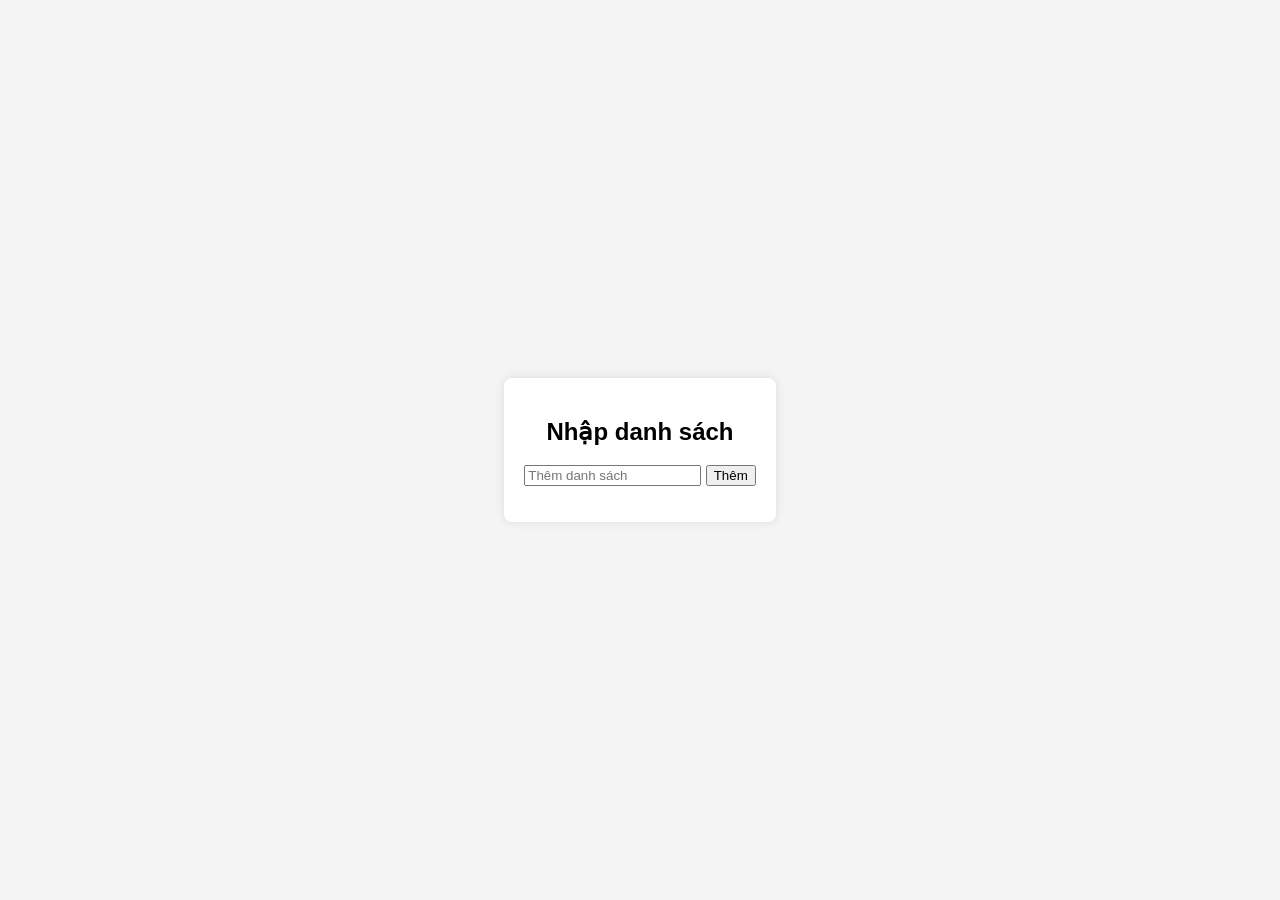
<file: labthuchanh/Lab09/Vi_du_1/index.html>
<!DOCTYPE html>
<html lang="en">
<head>
  <meta charset="UTF-8">
  <meta name="viewport" content="width=device-width, initial-scale=1.0">
  <title>jQuery ToDo List</title>
  <link rel="stylesheet" href="css/style.css">
</head>
<body>

  <div class="todo-container">
    <h2>Nhập danh sách</h2>
    <input type="text" id="newTodo" placeholder="Thêm danh sách">
    <button id="addTodo">Thêm</button>
    <ul id="todoList">
      <!-- Các mục việc cần làm sẽ được thêm vào đây một cách linh hoạt -->
    </ul>
  </div>

  <script src="https://code.jquery.com/jquery-3.6.4.min.js"></script>
  <script src="js/script.js"></script>
</body>
</html>
</file>
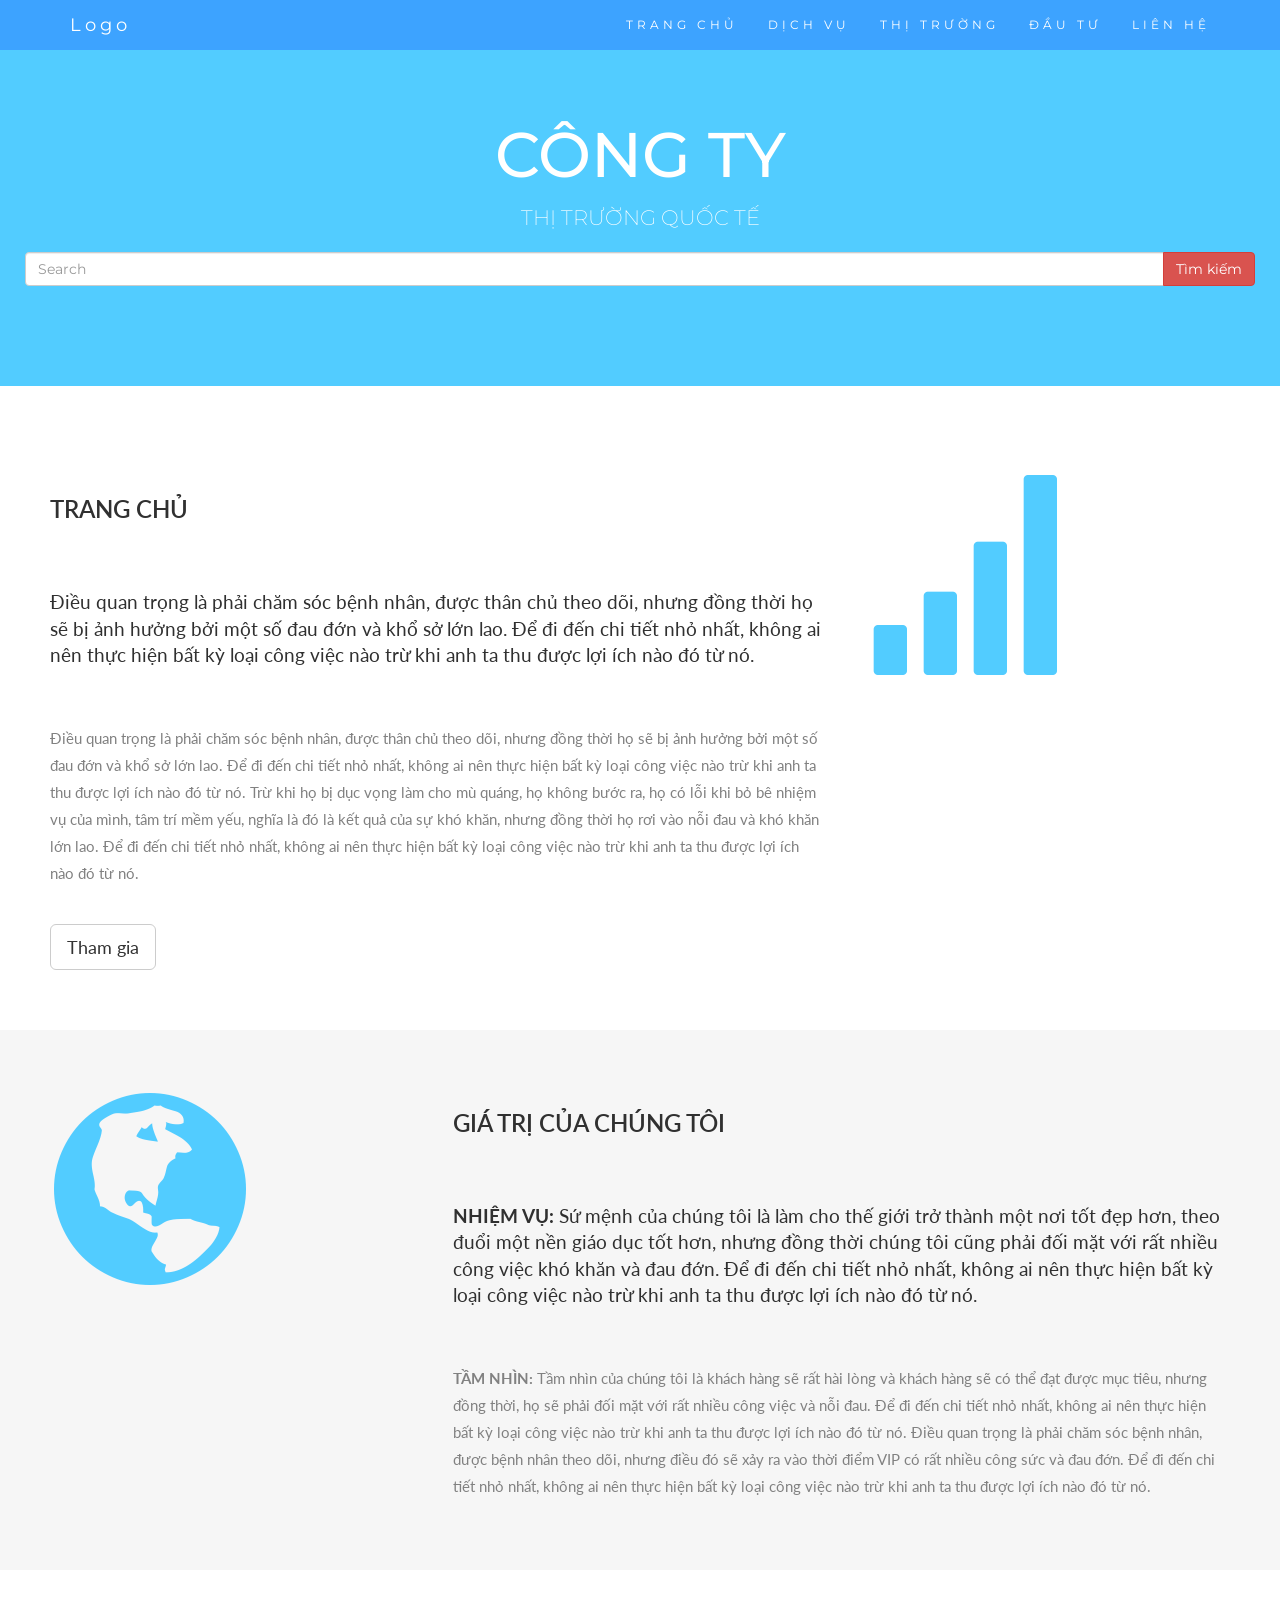
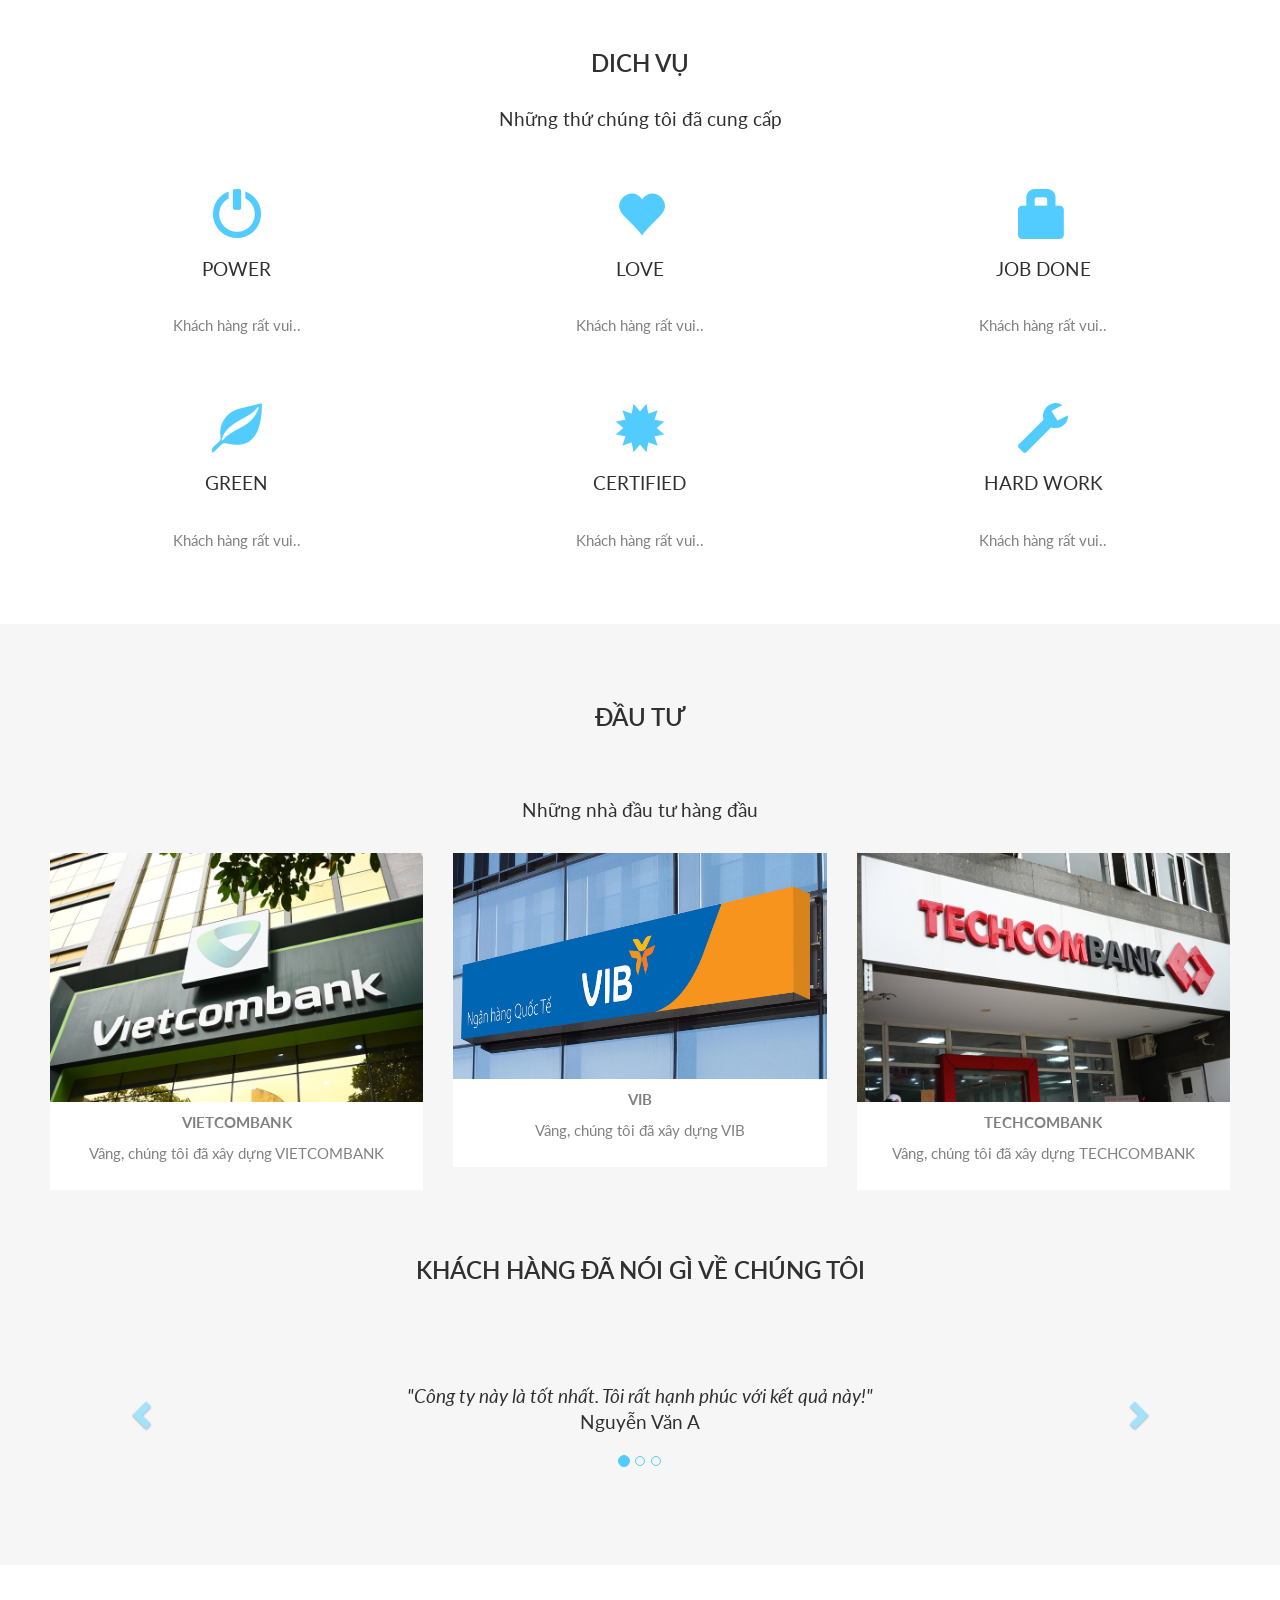
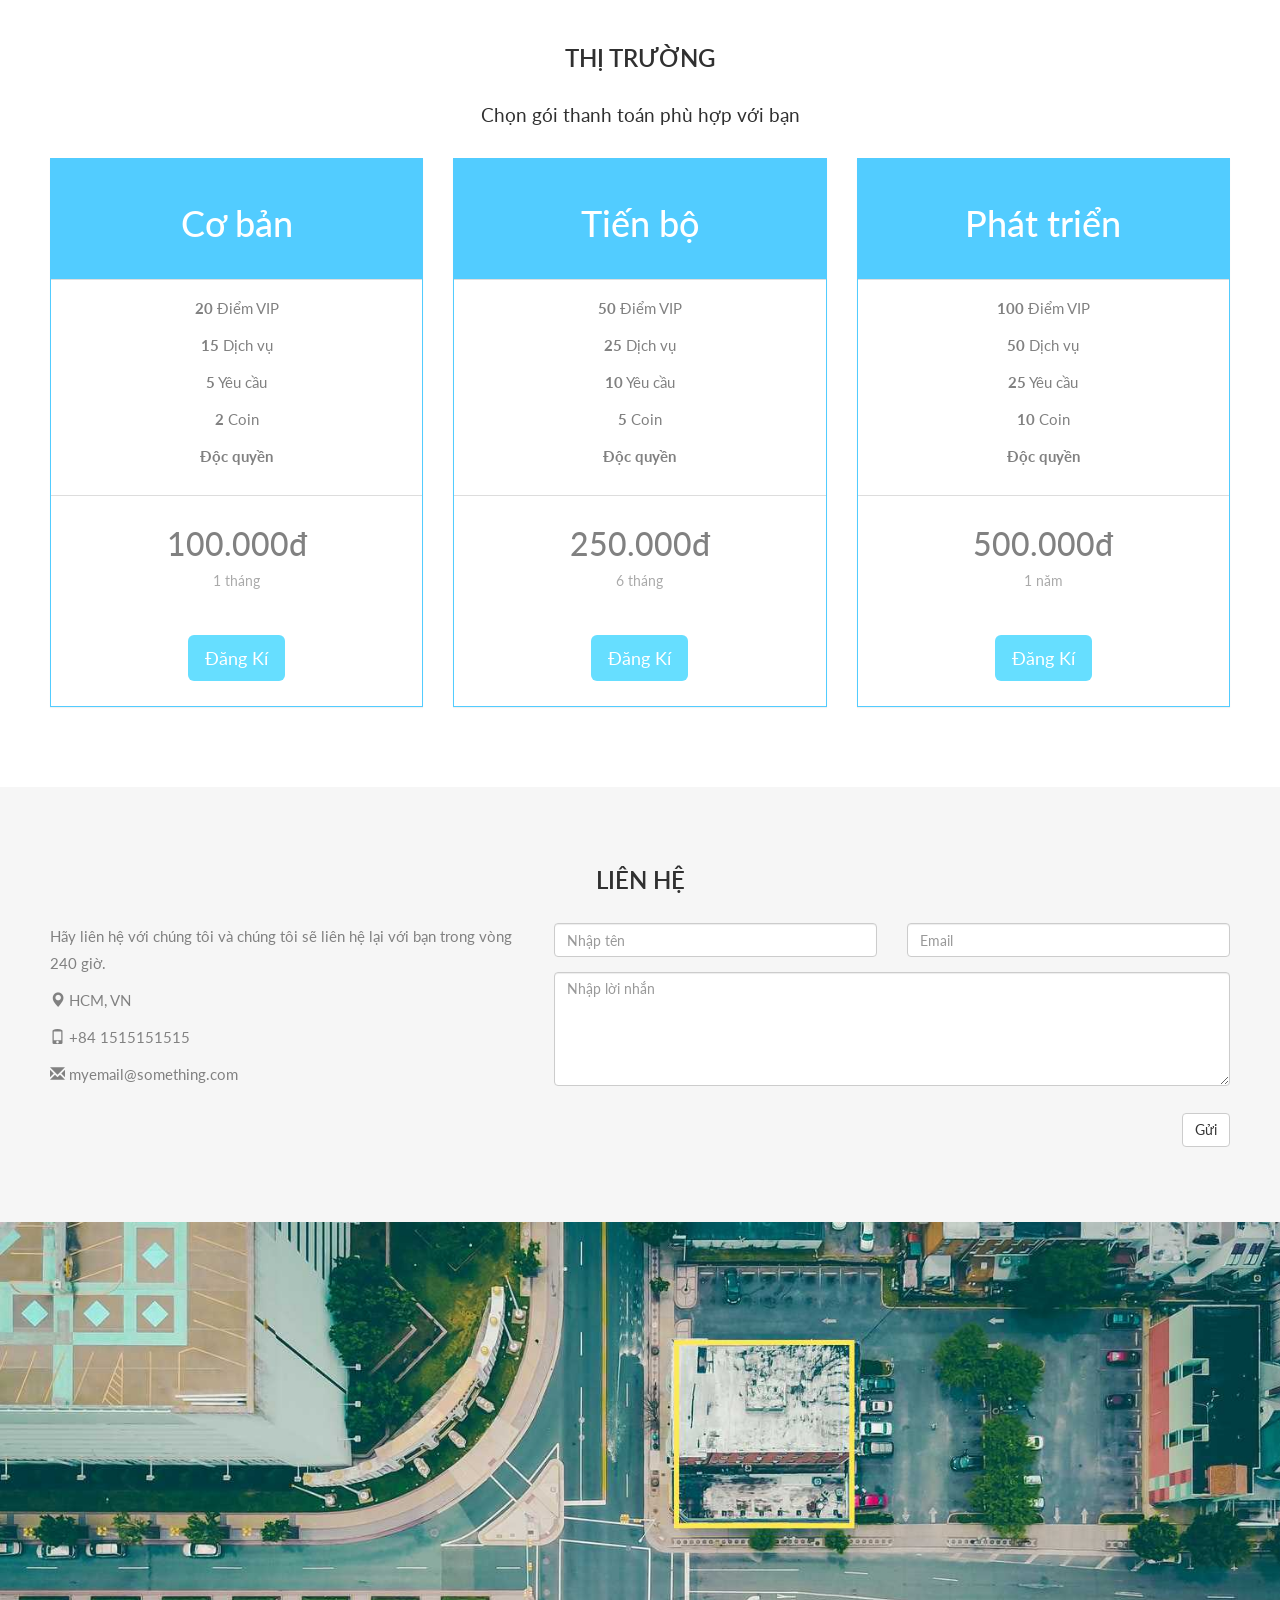
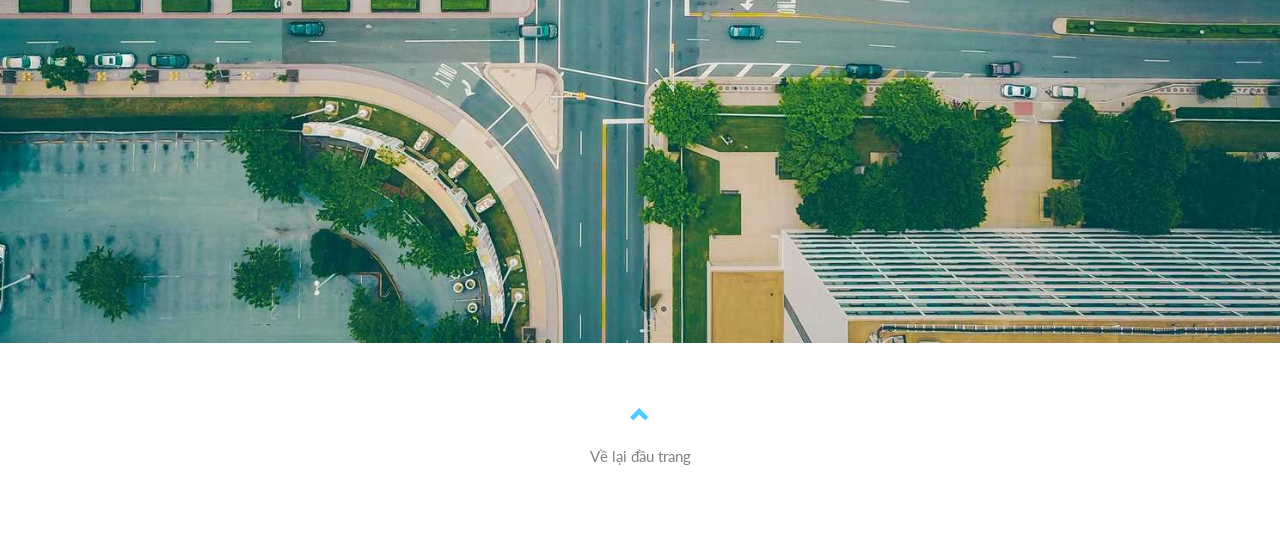
<file: labthuchanh/Lab10/Vi_du/index.html>
<!DOCTYPE html>
<html lang="en">
<head>
  <title>Bootstrap Theme Company Page</title>
  <meta charset="utf-8">
  <meta name="viewport" content="width=device-width, initial-scale=1">
  <link rel="stylesheet" href="https://maxcdn.bootstrapcdn.com/bootstrap/3.4.1/css/bootstrap.min.css">
  <link href="https://fonts.googleapis.com/css?family=Montserrat" rel="stylesheet" type="text/css">
  <link href="https://fonts.googleapis.com/css?family=Lato" rel="stylesheet" type="text/css">
  <script src="https://ajax.googleapis.com/ajax/libs/jquery/3.7.1/jquery.min.js"></script>
  <script src="https://maxcdn.bootstrapcdn.com/bootstrap/3.4.1/js/bootstrap.min.js"></script>
  <link rel="stylesheet" href="style.css">
</head>
<body id="myPage" data-spy="scroll" data-target=".navbar" data-offset="60">

<nav class="navbar navbar-default navbar-fixed-top">
  <div class="container">
    <div class="navbar-header">
      <button type="button" class="navbar-toggle" data-toggle="collapse" data-target="#myNavbar">
        <span class="icon-bar"></span>
        <span class="icon-bar"></span>
        <span class="icon-bar"></span>                        
      </button>
      <a class="navbar-brand" href="#myPage">Logo</a>
    </div>
    <div class="collapse navbar-collapse" id="myNavbar">
      <ul class="nav navbar-nav navbar-right">
        <li><a href="#home">TRANG CHỦ</a></li>
        <li><a href="#services">DỊCH VỤ</a></li>
        <li><a href="#pricing">THỊ TRƯỜNG</a></li>
        <li><a href="#portfolio">ĐẦU TƯ</a></li>
        <li><a href="#contact">LIÊN HỆ</a></li>
      </ul>
    </div>
  </div>
</nav>

<div class="jumbotron text-center">
  <h1>CÔNG TY</h1> 
  <p>THỊ TRƯỜNG QUỐC TẾ</p> 
  <form>
    <div class="input-group">
      <input type="email" class="form-control" size="50" placeholder="Search" required>
      <div class="input-group-btn">
        <button type="button" class="btn btn-danger">Tìm kiếm</button>
      </div>
    </div>
  </form>
</div>

<div id="about" class="container-fluid">
  <div class="row">
    <div class="col-sm-8">
      <h2>Trang chủ</h2><br>
      <h4>Điều quan trọng là phải chăm sóc bệnh nhân, được thân chủ theo dõi, nhưng đồng thời họ sẽ bị ảnh hưởng bởi một số đau đớn và khổ sở lớn lao. Để đi đến chi tiết nhỏ nhất, không ai nên thực hiện bất kỳ loại công việc nào trừ khi anh ta thu được lợi ích nào đó từ nó.</h4><br>
      <p>Điều quan trọng là phải chăm sóc bệnh nhân, được thân chủ theo dõi, nhưng đồng thời họ sẽ bị ảnh hưởng bởi một số đau đớn và khổ sở lớn lao. Để đi đến chi tiết nhỏ nhất, không ai nên thực hiện bất kỳ loại công việc nào trừ khi anh ta thu được lợi ích nào đó từ nó. Trừ khi họ bị dục vọng làm cho mù quáng, họ không bước ra, họ có lỗi khi bỏ bê nhiệm vụ của mình, tâm trí mềm yếu, nghĩa là đó là kết quả của sự khó khăn, nhưng đồng thời họ rơi vào nỗi đau và khó khăn lớn lao. Để đi đến chi tiết nhỏ nhất, không ai nên thực hiện bất kỳ loại công việc nào trừ khi anh ta thu được lợi ích nào đó từ nó.</p>
      <br><button class="btn btn-default btn-lg">Tham gia</button>
    </div>
    <div class="col-sm-4">
      <span class="glyphicon glyphicon-signal logo"></span>
    </div>
  </div>
</div>

<div class="container-fluid bg-grey">
  <div class="row">
    <div class="col-sm-4">
      <span class="glyphicon glyphicon-globe logo slideanim"></span>
    </div>
    <div class="col-sm-8">
      <h2>
        Giá trị của chúng tôi</h2><br>
      <h4><strong>NHIỆM VỤ:</strong> Sứ mệnh của chúng tôi là làm cho thế giới trở thành một nơi tốt đẹp hơn, theo đuổi một nền giáo dục tốt hơn, nhưng đồng thời chúng tôi cũng phải đối mặt với rất nhiều công việc khó khăn và đau đớn. Để đi đến chi tiết nhỏ nhất, không ai nên thực hiện bất kỳ loại công việc nào trừ khi anh ta thu được lợi ích nào đó từ nó.
      </h4><br>
      <p><strong>TẦM NHÌN:</strong> Tầm nhìn của chúng tôi là khách hàng sẽ rất hài lòng và khách hàng sẽ có thể đạt được mục tiêu, nhưng đồng thời, họ sẽ phải đối mặt với rất nhiều công việc và nỗi đau. Để đi đến chi tiết nhỏ nhất, không ai nên thực hiện bất kỳ loại công việc nào trừ khi anh ta thu được lợi ích nào đó từ nó.
        Điều quan trọng là phải chăm sóc bệnh nhân, được bệnh nhân theo dõi, nhưng điều đó sẽ xảy ra vào thời điểm VIP có rất nhiều công sức và đau đớn. Để đi đến chi tiết nhỏ nhất, không ai nên thực hiện bất kỳ loại công việc nào trừ khi anh ta thu được lợi ích nào đó từ nó.</p>
    </div>
  </div>
</div>

<div id="services" class="container-fluid text-center">
  <h2>DICH VỤ</h2>
  <h4>Những thứ chúng tôi đã cung cấp</h4>
  <br>
  <div class="row slideanim">
    <div class="col-sm-4">
      <span class="glyphicon glyphicon-off logo-small"></span>
      <h4>POWER</h4>
      <p>Khách hàng rất vui..</p>
    </div>
    <div class="col-sm-4">
      <span class="glyphicon glyphicon-heart logo-small"></span>
      <h4>LOVE</h4>
      <p>Khách hàng rất vui..</p>
    </div>
    <div class="col-sm-4">
      <span class="glyphicon glyphicon-lock logo-small"></span>
      <h4>JOB DONE</h4>
      <p>Khách hàng rất vui..</p>
    </div>
  </div>
  <br><br>
  <div class="row slideanim">
    <div class="col-sm-4">
      <span class="glyphicon glyphicon-leaf logo-small"></span>
      <h4>GREEN</h4>
      <p>Khách hàng rất vui..</p>
    </div>
    <div class="col-sm-4">
      <span class="glyphicon glyphicon-certificate logo-small"></span>
      <h4>CERTIFIED</h4>
      <p>Khách hàng rất vui..</p>
    </div>
    <div class="col-sm-4">
      <span class="glyphicon glyphicon-wrench logo-small"></span>
      <h4 style="color:#303030;">HARD WORK</h4>
      <p>Khách hàng rất vui..</p>
    </div>
  </div>
</div>

<div id="portfolio" class="container-fluid text-center bg-grey">
  <h2>ĐẦU TƯ</h2><br>
  <h4>Những nhà đầu tư hàng đầu</h4>
  <div class="row text-center slideanim">
    <div class="col-sm-4">
      <div class="thumbnail">
        <img src="img/vietcombank-7-of-18-3462.jpg" alt="Paris" width="400" height="300">
        <p><strong>VIETCOMBANK</strong></p>
        <p>Vâng, chúng tôi đã xây dựng VIETCOMBANK</p>
      </div>
    </div>
    <div class="col-sm-4">
      <div class="thumbnail">
        <img src="img/1.jpg" alt="New York" width="400" height="300">
        <p><strong>VIB</strong></p>
        <p>Vâng, chúng tôi đã xây dựng VIB</p>
      </div>
    </div>
    <div class="col-sm-4">
      <div class="thumbnail">
        <img src="img/techcombank-cho-cong-ty-cua-em-trai-chu-tich-vay-1_648a7f7d7f19b.jpg" alt="San Francisco" width="400" height="300">
        <p><strong>TECHCOMBANK</strong></p>
        <p>Vâng, chúng tôi đã xây dựng TECHCOMBANK</p>
      </div>
    </div>
  </div><br>
  
  <h2>Khách hàng đã nói gì về chúng tôi</h2>
  <div id="myCarousel" class="carousel slide text-center" data-ride="carousel">
    <ol class="carousel-indicators">
      <li data-target="#myCarousel" data-slide-to="0" class="active"></li>
      <li data-target="#myCarousel" data-slide-to="1"></li>
      <li data-target="#myCarousel" data-slide-to="2"></li>
    </ol>

    <div class="carousel-inner" role="listbox">
      <div class="item active">
        <h4>"Công ty này là tốt nhất. Tôi rất hạnh phúc với kết quả này!"<br><span>Nguyễn Văn A</span></h4>
      </div>
      <div class="item">
        <h4>"Một từ thôi... CHÀ!"<br><span>Nguyễn Văn B</span></h4>
      </div>
      <div class="item">
        <h4>"
          Tôi có thể... Hạnh phúc hơn nữa với công ty này không?"<br><span>Nguyễn Văn C</span></h4>
      </div>
    </div>

    <a class="left carousel-control" href="#myCarousel" role="button" data-slide="prev">
      <span class="glyphicon glyphicon-chevron-left" aria-hidden="true"></span>
      <span class="sr-only">Previous</span>
    </a>
    <a class="right carousel-control" href="#myCarousel" role="button" data-slide="next">
      <span class="glyphicon glyphicon-chevron-right" aria-hidden="true"></span>
      <span class="sr-only">Next</span>
    </a>
  </div>
</div>

<div id="pricing" class="container-fluid">
  <div class="text-center">
    <h2>THỊ TRƯỜNG</h2>
    <h4>
      Chọn gói thanh toán phù hợp với bạn</h4>
  </div>
  <div class="row slideanim">
    <div class="col-sm-4 col-xs-12" style="border-radius: 10px;">
      <div class="panel panel-default text-center">
        <div class="panel-heading">
          <h1>Cơ bản</h1>
        </div>
        <div class="panel-body">
          <p><strong>20</strong> Điểm VIP </p>
          <p><strong>15</strong> Dịch vụ </p>
          <p><strong>5</strong> Yêu cầu</p>
          <p><strong>2</strong> Coin</p>
          <p><strong>Độc quyền</strong>
        </div>
        <div class="panel-footer">
          <h3>100.000đ</h3>
          <h4>1 tháng</h4>
          <button class="btn btn-lg">Đăng Kí</button>
        </div>
      </div>      
    </div>     
    <div class="col-sm-4 col-xs-12">
      <div class="panel panel-default text-center">
        <div class="panel-heading">
          <h1>Tiến bộ</h1>
        </div>
        <div class="panel-body">
          <p><strong>50</strong> Điểm VIP </p>
          <p><strong>25</strong> Dịch vụ </p>
          <p><strong>10</strong> Yêu cầu</p>
          <p><strong>5</strong> Coin</p>
          <p><strong>Độc quyền</strong>
        </div>
        <div class="panel-footer">
          <h3>250.000đ</h3>
          <h4>6 tháng</h4>
          <button class="btn btn-lg">Đăng Kí</button>
        </div>
      </div>      
    </div>       
    <div class="col-sm-4 col-xs-12">
      <div class="panel panel-default text-center">
        <div class="panel-heading">
          <h1>Phát triển</h1>
        </div>
        <div class="panel-body">
          <p><strong>100</strong> Điểm VIP </p>
          <p><strong>50</strong> Dịch vụ </p>
          <p><strong>25</strong> Yêu cầu</p>
          <p><strong>10</strong> Coin</p>
          <p><strong>Độc quyền</strong>
        </div>
        <div class="panel-footer">
          <h3>500.000đ</h3>
          <h4>1 năm</h4>
          <button class="btn btn-lg">Đăng Kí</button>
        </div>
      </div>      
    </div>    
  </div>
</div>

<div id="contact" class="container-fluid bg-grey">
  <h2 class="text-center">LIÊN HỆ</h2>
  <div class="row">
    <div class="col-sm-5">
      <p>Hãy liên hệ với chúng tôi và chúng tôi sẽ liên hệ lại với bạn trong vòng 240 giờ.</p>
      <p><span class="glyphicon glyphicon-map-marker"></span> HCM, VN</p>
      <p><span class="glyphicon glyphicon-phone"></span> +84 1515151515</p>
      <p><span class="glyphicon glyphicon-envelope"></span> myemail@something.com</p>
    </div>
    <div class="col-sm-7 slideanim">
      <div class="row">
        <div class="col-sm-6 form-group">
          <input class="form-control" id="name" name="name" placeholder="Nhập tên" type="text" required>
        </div>
        <div class="col-sm-6 form-group">
          <input class="form-control" id="email" name="email" placeholder="Email" type="email" required>
        </div>
      </div>
      <textarea class="form-control" id="comments" name="comments" placeholder="Nhập lời nhắn" rows="5"></textarea><br>
      <div class="row">
        <div class="col-sm-12 form-group">
          <button class="btn btn-default pull-right" type="submit">Gửi</button>
        </div>
      </div>
    </div>
  </div>
</div>

<img src="img/map.jpg" class="w3-image w3-greyscale-min" style="width:100%">

<footer class="container-fluid text-center">
  <a href="#myPage" title="To Top">
    <span class="glyphicon glyphicon-chevron-up"></span>
  </a>
  <p>Về lại đầu trang</p>
</footer>

<script src="script.js"></script>

</body>
</html>
</file>
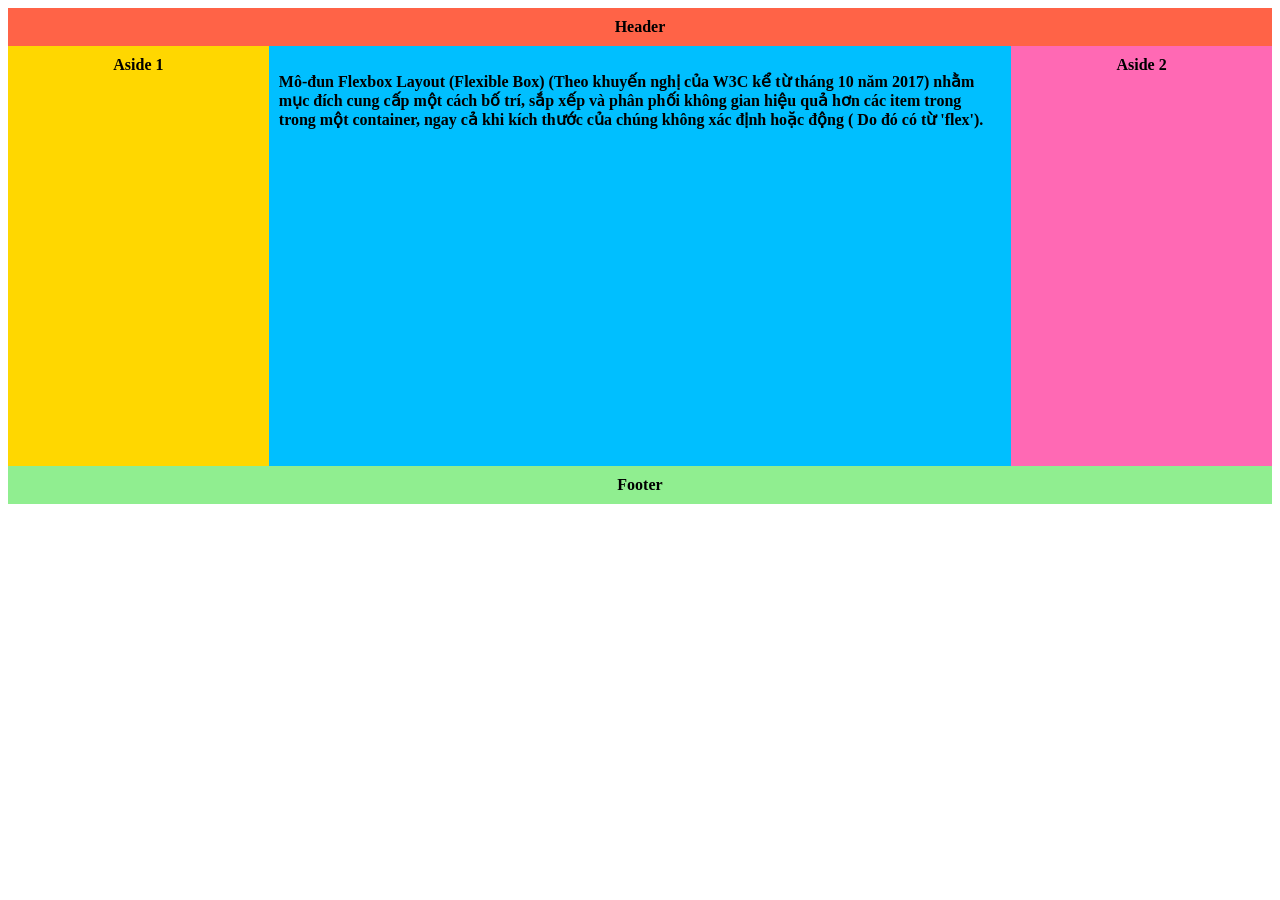
<file: labthuchanh/Lab06/Lab06/Bai_2_Minh_hoa_layout/index.html>
<!DOCTYPE html>
<html>

<head>
	<meta http-equiv="Content-Type" content="text/html; charset=utf-8" />
    <link rel="stylesheet" href="css/style.css">
</head>

<body>
    <div class="wrapper">
        <header class="header-flex-2">Header</header>
        <article class="main">
            <p>Mô-đun Flexbox Layout (Flexible Box) (Theo khuyến nghị của W3C kể từ tháng 10 năm 2017) nhằm mục đích
                cung cấp một cách bố trí, sắp xếp và phân phối không gian hiệu quả hơn các item trong trong một
                container, ngay cả khi kích thước của chúng không xác định hoặc động ( Do đó có từ 'flex').</p>
        </article>
        <aside class="aside aside-1">Aside 1</aside>
        <aside class="aside aside-2">Aside 2</aside>
        <footer class="footer-flex-2">Footer</footer>
    </div>
</body>

</html>
</file>
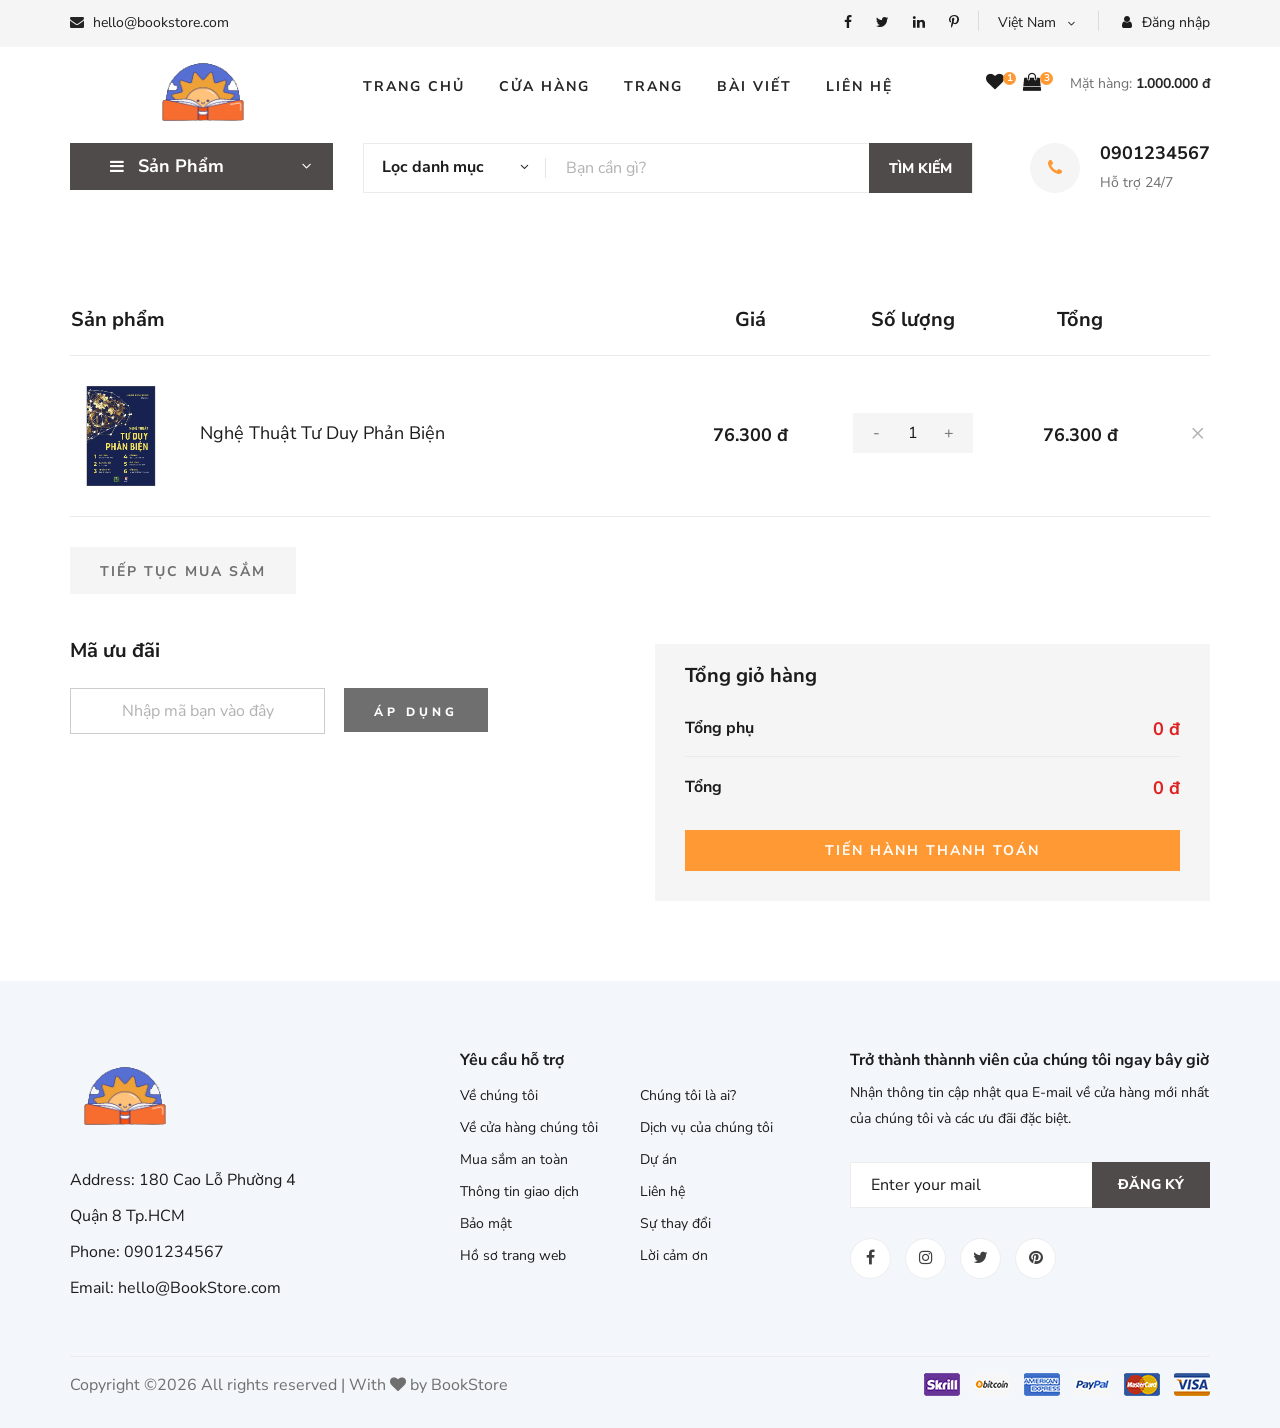
<file: labthuchanh/Lab07/Lab07/demo_bai_2/index.html>
<!DOCTYPE html>
<html lang="zxx">

<head>
    <meta charset="UTF-8">
    <meta name="description" content="Ogani Template">
    <meta name="keywords" content="Ogani, unica, creative, html">
    <meta name="viewport" content="width=device-width, initial-scale=1.0">
    <meta http-equiv="X-UA-Compatible" content="ie=edge">
    <title>Nice | BookStore</title>
    
    <!-- Google Font -->
    <link href="https://fonts.googleapis.com/css2?family=Nunito Sans:wght@200;300;400;600;900&display=swap" rel="stylesheet">
    
    <!-- Css Styles -->
    <link rel="stylesheet" href="css/bootstrap.min.css" type="text/css">
    <link rel="stylesheet" href="css/font-awesome.min.css" type="text/css">
    <link rel="stylesheet" href="css/elegant-icons.css" type="text/css">
    <link rel="stylesheet" href="css/nice-select.css" type="text/css">
    <link rel="stylesheet" href="css/jquery-ui.min.css" type="text/css">
    <link rel="stylesheet" href="css/owl.carousel.min.css" type="text/css">
    <link rel="stylesheet" href="css/slicknav.min.css" type="text/css">
    <link rel="stylesheet" href="css/style.css" type="text/css">


</head>

<body>
    <!-- Page Preloder -->
    <div id="preloder">
        <div class="loader"></div>
    </div>

    <!-- Humberger Begin -->
    <div class="humberger__menu__overlay"></div>
    <div class="humberger__menu__wrapper">
        <div class="humberger__menu__logo">
            <a href="#"><img src="img/logo.png" alt=""></a>
        </div>
        <div class="humberger__menu__cart">
            <ul>
                <li><a href="#"><i class="fa fa-heart"></i> <span>1</span></a></li>
                <li><a href="#"><i class="fa fa-shopping-bag"></i> <span>3</span></a></li>
            </ul>
            <div class="header__cart__price">Mặt hàng: <span>1.000.000 đ</span></div>
        </div>
        <div class="humberger__menu__widget">
            <div class="header__top__right__language">
                <div>Việt Nam</div>
                <span class="arrow_carrot-down"></span>
                <ul>
                    <li><a href="#">Spanis</a></li>
                    <li><a href="#">English</a></li>
                </ul>
            </div>
            <div class="header__top__right__auth">
                <a href="#"><i class="fa fa-user"></i> Đăng nhập</a>
            </div>
        </div>
        <nav class="humberger__menu__nav mobile-menu">
            <ul>
                <li><a href="./index.html">Trang chủ</a></li>
                <li><a href="./shop-grid.html">Cửa hàng</a></li>
                <li><a href="#">Trang</a>
                    <ul class="header__menu__dropdown">
                        <li><a href="./shop-details.html">Cửa hàng chi tiết</a></li>
                        <li><a href="./shoping-cart.html">Giỏ hàng</a></li>
                        <li><a href="./checkout.html">Thủ tục thanh toán</a></li>
                        <li><a href="./blog-details.html">Chi tiết bài viết</a></li>
                    </ul>
                </li>
                <li><a href="./blog.html">Bài viết</a></li>
                <li><a href="./contact.html">Liên hệ</a></li>
            </ul>
        </nav>
        <div id="mobile-menu-wrap"></div>
        <div class="header__top__right__social">
            <a href="#"><i class="fa fa-facebook"></i></a>
            <a href="#"><i class="fa fa-twitter"></i></a>
            <a href="#"><i class="fa fa-linkedin"></i></a>
            <a href="#"><i class="fa fa-pinterest-p"></i></a>
        </div>
        <div class="humberger__menu__contact">
            <ul>
                <li><i class="fa fa-envelope"></i> hello@bookstore.com</li>
            </ul>
        </div>
    </div>
    <!-- Humberger End -->

    <!-- Header Section Begin -->
    <header class="header">
        <div class="header__top">
            <div class="container">
                <div class="row">
                    <div class="col-lg-6 col-md-6">
                        <div class="header__top__left">
                            <ul>
                                <li><i class="fa fa-envelope"></i> hello@bookstore.com</li>
                            </ul>
                        </div>
                    </div>
                    <div class="col-lg-6 col-md-6">
                        <div class="header__top__right">
                            <div class="header__top__right__social">
                                <a href="#"><i class="fa fa-facebook"></i></a>
                                <a href="#"><i class="fa fa-twitter"></i></a>
                                <a href="#"><i class="fa fa-linkedin"></i></a>
                                <a href="#"><i class="fa fa-pinterest-p"></i></a>
                            </div>
                            <div class="header__top__right__language">
                                <div>Việt Nam</div>
                                <span class="arrow_carrot-down"></span>
                                <ul>
                                    <li><a href="#">Spanis</a></li>
                                    <li><a href="#">English</a></li>
                                </ul>
                            </div>
                            <div class="header__top__right__auth">
                                <a href="#"><i class="fa fa-user"></i> Đăng nhập</a>
                            </div>
                        </div>
                    </div>
                </div>
            </div>
        </div>
        <div class="container">
            <div class="row">
                <div class="col-lg-3">
                    <div class="header__logo">
                        <a href="./index.html"><img src="img/logo.png" alt=""></a>
                    </div>
                </div>
                <div class="col-lg-6">
                    <nav class="header__menu">
                        <ul class="ul-menu">
                            <li><a href="./index.html">Trang chủ</a></li>
                            <li><a href="./shop-grid.html">Cửa hàng</a></li>
                            <li><a href="#">Trang</a>
                                <ul class="header__menu__dropdown">
                                    <li><a href="./shop-details.html">Cửa hàng chi tiết</a></li>
                                    <li><a href="./shoping-cart.html">Giỏ hàng</a></li>
                                    <li><a href="./checkout.html">Thủ tục thanh toán</a></li>
                                    <li><a href="./blog-details.html">Chi tiết bài viết</a></li>
                                </ul>
                            </li>
                            <li><a href="./blog.html">Bài viết</a></li>
                            <li><a href="./contact.html">Liên hệ</a></li>
                        </ul>
                    </nav>
                </div>
                <div class="col-lg-3">
                    <div class="header__cart">
                        <ul>
                            <li><a href="#"><i class="fa fa-heart"></i> <span>1</span></a></li>
                            <li><a href="#"><i class="fa fa-shopping-bag"></i> <span>3</span></a></li>
                        </ul>
                        <div class="header__cart__price">Mặt hàng: <span>1.000.000 đ</span></div>
                    </div>
                </div>
            </div>
            <div class="humberger__open">
                <i class="fa fa-bars"></i>
            </div>
        </div>
    </header>
    <!-- Header Section End -->

    <!-- Hero Section Begin -->
    <section class="hero hero-normal">
        <div class="container">
            <div class="row">
                <div class="col-lg-3">
                    <div class="hero__categories">
                        <div class="hero__categories__all">
                            <i class="fa fa-bars"></i>
                            <span>Sản Phẩm</span>
                        </div>
                        <ul>
                            <li><a href="#">Văn học</a></li>
                            <li><a href="#">Kinh tế</a></li>
                            <li><a href="#">Thiếu nhi</a></li>
                            <li><a href="#">Kĩ năng sống</a></li>
                            <li><a href="#">Giáo khoa</a></li>
                            <li><a href="#">Từ điển</a></li>
                            <li><a href="#">Lịch sử</a></li>
                            <li><a href="#">Y học</a></li>
                            <li><a href="#">Tạp chí</a></li>
                            <li><a href="#">Ngoại ngữ</a></li>
                            <li><a href="#">Giáo trình</a></li>
                        </ul>
                    </div>
                </div>
                <div class="col-lg-9">
                    <div class="hero__search">
                        <div class="hero__search__form">
                            <form action="#">
                                <div class="hero__search__categories">
                                    Lọc danh mục
                                    <span class="arrow_carrot-down"></span>
                                </div>
                                <input type="text" placeholder="Bạn cần gì?">
                                <button type="submit" class="site-btn">TÌM KIẾM</button>
                            </form>
                        </div>
                        <div class="hero__search__phone">
                            <div class="hero__search__phone__icon">
                                <i class="fa fa-phone"></i>
                            </div>
                            <div class="hero__search__phone__text">
                                <h5>0901234567</h5>
                                <span>Hỗ trợ 24/7 </span>
                            </div>
                        </div>
                    </div>
                </div>
            </div>
        </div>
    </section>
    <!-- Hero Section End -->

    <!-- Shoping Cart Section Begin -->
    <section class="shoping-cart spad">
        <div class="container">
            <div class="row">
                <div class="col-lg-12">
                    <div class="shoping__cart__table">
                        <table>
                            <thead>
                                <tr>
                                    <th class="shoping__product">Sản phẩm</th>
                                    <th>Giá</th>
                                    <th>Số lượng</th>
                                    <th>Tổng</th>
                                    <th></th>
                                </tr>
                            </thead>
                            <tbody>
                                <tr>
                                    <td class="shoping__cart__item">
                                        <img src="img/featured/Book_2.jpg" alt="" width="100px">
                                        <h5>Nghệ Thuật Tư Duy Phản Biện</h5>
                                    </td>
                                    <td class="shoping__cart__price">
                                        76.300 đ
                                    </td>
                                    <td class="shoping__cart__quantity">
                                        <div class="quantity">
                                            <div class="pro-qty">
                                                <input value="1" id="quantity" >
                                            </div>
                                        </div>
                                    </td>
                                    <td class="shoping__cart__total" id="total">
                                        76.300 đ
                                    </td>
                                    <td class="shoping__cart__item__close">
                                        <span class="icon_close"></span>
                                    </td>
                                </tr>
                            </tbody>
                        </table>
                    </div>
                </div>
            </div>
            <div class="row">
                <div class="col-lg-12">
                    <div class="shoping__cart__btns">
                        <a href="#" class="primary-btn cart-btn">TIẾP TỤC MUA SẮM</a>
                    </div>
                </div>
                <div class="col-lg-6">
                    <div class="shoping__continue">
                        <div class="shoping__discount">
                            <h5>Mã ưu đãi</h5>
                            <form action="#">
                                <input type="text" placeholder="Nhập mã bạn vào đây">
                                <button type="submit" class="site-btn">ÁP DỤNG</button>
                            </form>
                        </div>
                    </div>
                </div>
                <div class="col-lg-6">
                    <div class="shoping__checkout">
                        <h5>Tổng giỏ hàng</h5>
                        <ul>
                            <li>Tổng phụ <span>0 đ</span></li>
                            <li>Tổng <span>0 đ</span></li>
                        </ul>
                        <a href="#" class="primary-btn">Tiến hành thanh toán</a>
                    </div>
                </div>
            </div>
        </div>
    </section>
    <!-- Shoping Cart Section End -->


    <!-- Footer Section Begin -->
    <footer class="footer spad">
        <div class="container">
            <div class="row">
                <div class="col-lg-3 col-md-6 col-sm-6">
                    <div class="footer__about">
                        <div class="footer__about__logo">
                            <a href="./index.html"><img src="img/logo.png" alt=""></a>
                        </div>
                        <ul>
                            <li>Address: 180 Cao Lỗ Phường 4 Quận 8 Tp.HCM</li>
                            <li>Phone: 0901234567</li>
                            <li>Email: hello@BookStore.com</li>
                        </ul>
                    </div>
                </div>
                <div class="col-lg-4 col-md-6 col-sm-6 offset-lg-1">
                    <div class="footer__widget">
                        <h6>
                            Yêu cầu hỗ trợ</h6>
                        <ul>
                            <li><a href="#">Về chúng tôi</a></li>
                            <li><a href="#">Về cửa hàng chúng tôi</a></li>
                            <li><a href="#">Mua sắm an toàn</a></li>
                            <li><a href="#">Thông tin giao dịch</a></li>
                            <li><a href="#">Bảo mật</a></li>
                            <li><a href="#">Hồ sơ trang web</a></li>
                        </ul>
                        <ul>
                            <li><a href="#">Chúng tôi là ai?</a></li>
                            <li><a href="#">Dịch vụ của chúng tôi</a></li>
                            <li><a href="#">Dự án</a></li>
                            <li><a href="#">Liên hệ</a></li>
                            <li><a href="#">Sự thay đổi</a></li>
                            <li><a href="#">Lời cảm ơn</a></li>
                        </ul>
                    </div>
                </div>
                <div class="col-lg-4 col-md-12">
                    <div class="footer__widget">
                        <h6>Trở thành thànnh viên của chúng tôi ngay bây giờ</h6>
                        <p>Nhận thông tin cập nhật qua E-mail về cửa hàng mới nhất của chúng tôi và các ưu đãi đặc biệt.</p>
                        <form action="#">
                            <input type="text" placeholder="Enter your mail">
                            <button type="submit" class="site-btn">Đăng ký</button>
                        </form>
                        <div class="footer__widget__social">
                            <a href="#"><i class="fa fa-facebook"></i></a>
                            <a href="#"><i class="fa fa-instagram"></i></a>
                            <a href="#"><i class="fa fa-twitter"></i></a>
                            <a href="#"><i class="fa fa-pinterest"></i></a>
                        </div>
                    </div>
                </div>
            </div>
            <div class="row">
                <div class="col-lg-12">
                    <div class="footer__copyright">
                        <div class="footer__copyright__text"><p>
  Copyright &copy;<script>document.write(new Date().getFullYear());</script> All rights reserved | With <i class="fa fa-heart" aria-hidden="true"></i> by BookStore</a>
  </p></div>
                        <div class="footer__copyright__payment"><img src="img/payment-item.png" alt=""></div>
                    </div>
                </div>
            </div>
        </div>
    </footer>
    <!-- Footer Section End -->

    <!-- Js Plugins -->
    <script src="js/jquery-3.3.1.min.js"></script>
    <script src="js/bootstrap.min.js"></script>
    <script src="js/jquery.nice-select.min.js"></script>
    <script src="js/jquery-ui.min.js"></script>
    <script src="js/jquery.slicknav.js"></script>
    <script src="js/mixitup.min.js"></script>
    <script src="js/owl.carousel.min.js"></script>
    <script src="js/main.js"></script>


</body>

</html>
</file>
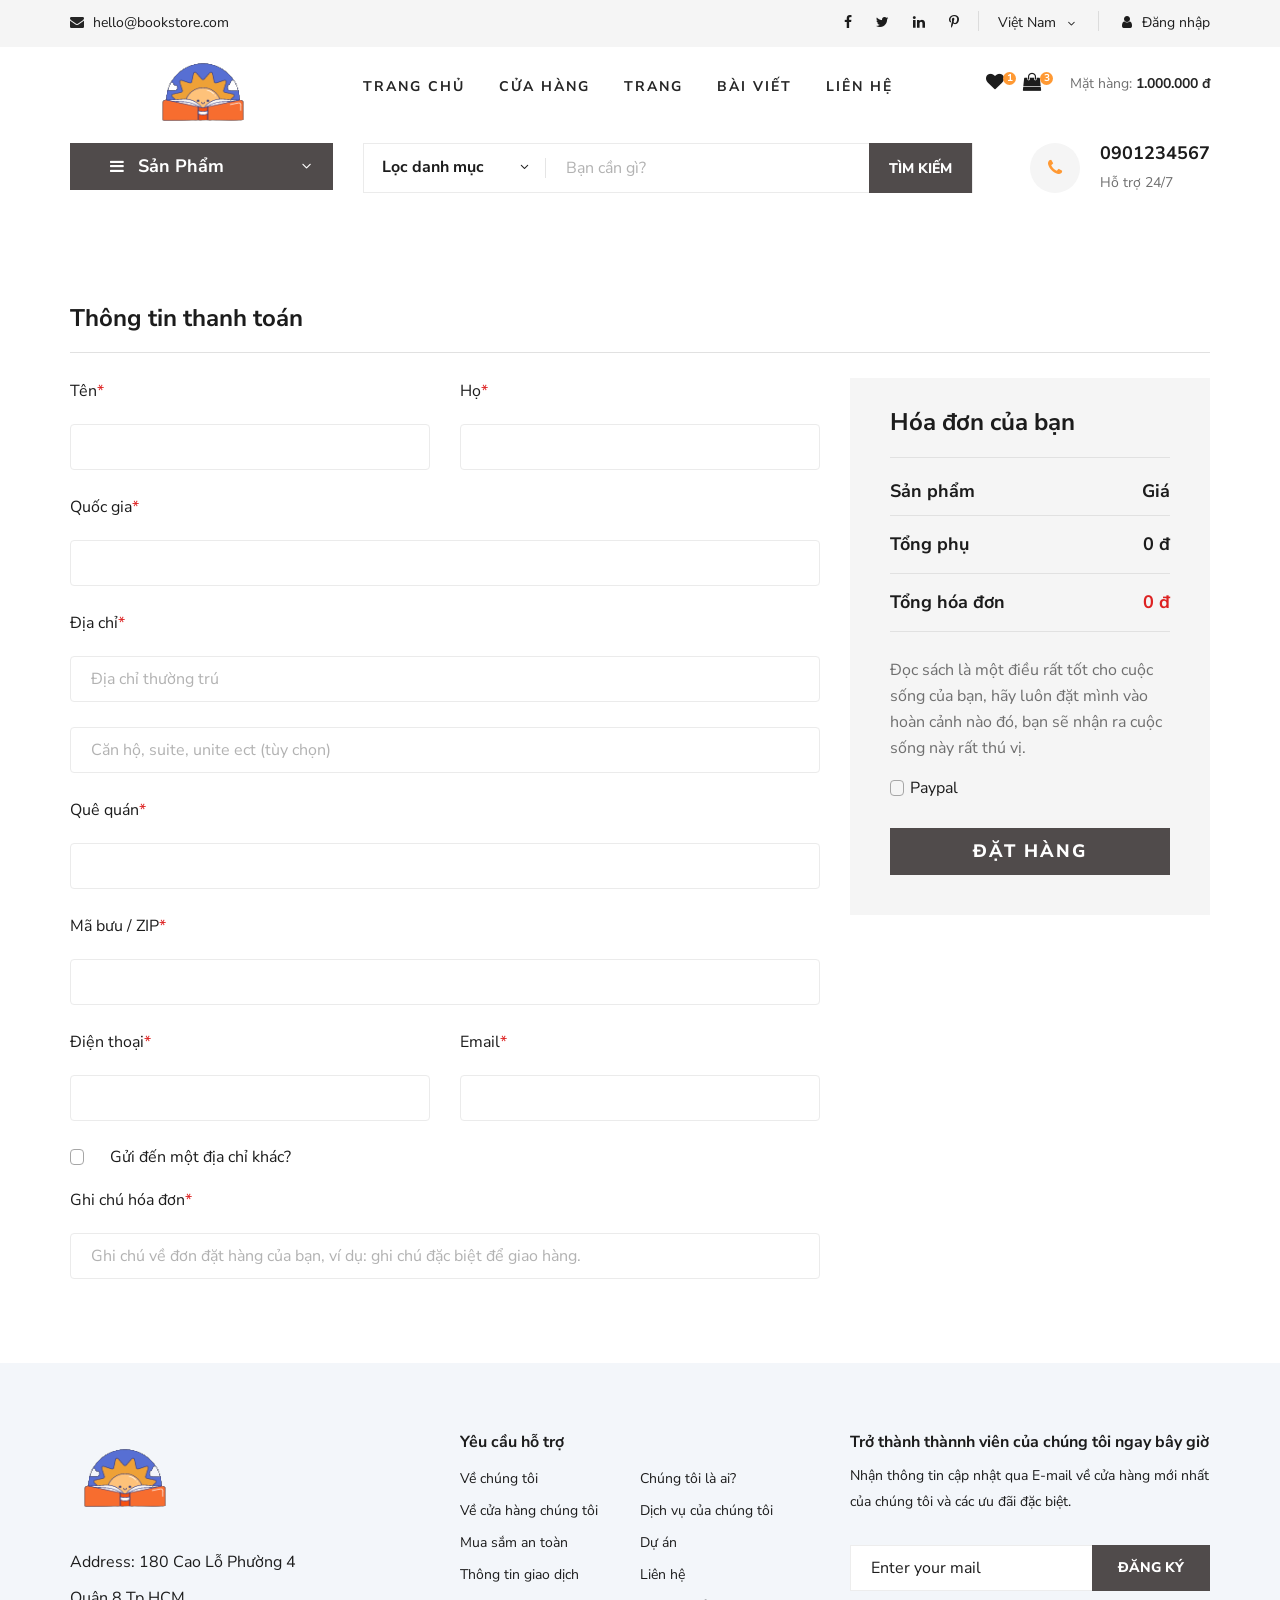
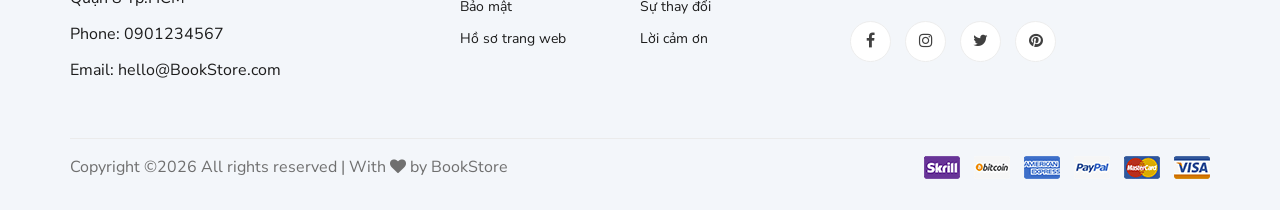
<file: labthuchanh/Lab07/Lab07/Vi_du/index.html>
<!DOCTYPE html>
<html lang="zxx">

<head>
    <meta charset="UTF-8">
    <meta name="description" content="Ogani Template">
    <meta name="keywords" content="Ogani, unica, creative, html">
    <meta name="viewport" content="width=device-width, initial-scale=1.0">
    <meta http-equiv="X-UA-Compatible" content="ie=edge">
    <title>Nice | BookStore</title>
    
    <!-- Google Font -->
    <link href="https://fonts.googleapis.com/css2?family=Nunito Sans:wght@200;300;400;600;900&display=swap" rel="stylesheet">
    
    <!-- Css Styles -->
    <link rel="stylesheet" href="css/bootstrap.min.css" type="text/css">
    <link rel="stylesheet" href="css/font-awesome.min.css" type="text/css">
    <link rel="stylesheet" href="css/elegant-icons.css" type="text/css">
    <link rel="stylesheet" href="css/nice-select.css" type="text/css">
    <link rel="stylesheet" href="css/jquery-ui.min.css" type="text/css">
    <link rel="stylesheet" href="css/owl.carousel.min.css" type="text/css">
    <link rel="stylesheet" href="css/slicknav.min.css" type="text/css">
    <link rel="stylesheet" href="css/style.css" type="text/css">


    <style>
        .error-message {
            color: red;
            font-size: 14px; 
            margin-top: 5px; 
        }
    </style>
</head>

<body>
    <!-- Page Preloder -->
    <div id="preloder">
        <div class="loader"></div>
    </div>

    <!-- Humberger Begin -->
    <div class="humberger__menu__overlay"></div>
    <div class="humberger__menu__wrapper">
        <div class="humberger__menu__logo">
            <a href="#"><img src="img/logo.png" alt=""></a>
        </div>
        <div class="humberger__menu__cart">
            <ul>
                <li><a href="#"><i class="fa fa-heart"></i> <span>1</span></a></li>
                <li><a href="#"><i class="fa fa-shopping-bag"></i> <span>3</span></a></li>
            </ul>
            <div class="header__cart__price">Mặt hàng: <span>1.000.000 đ</span></div>
        </div>
        <div class="humberger__menu__widget">
            <div class="header__top__right__language">
                <div>Việt Nam</div>
                <span class="arrow_carrot-down"></span>
                <ul>
                    <li><a href="#">Spanis</a></li>
                    <li><a href="#">English</a></li>
                </ul>
            </div>
            <div class="header__top__right__auth">
                <a href="#"><i class="fa fa-user"></i> Đăng nhập</a>
            </div>
        </div>
        <nav class="humberger__menu__nav mobile-menu">
            <ul>
                <li><a href="./index.html">Trang chủ</a></li>
                <li><a href="./shop-grid.html">Cửa hàng</a></li>
                <li><a href="#">Trang</a>
                    <ul class="header__menu__dropdown">
                        <li><a href="./shop-details.html">Cửa hàng chi tiết</a></li>
                        <li><a href="./shoping-cart.html">Giỏ hàng</a></li>
                        <li><a href="./checkout.html">Thủ tục thanh toán</a></li>
                        <li><a href="./blog-details.html">Chi tiết bài viết</a></li>
                    </ul>
                </li>
                <li><a href="./blog.html">Bài viết</a></li>
                <li><a href="./contact.html">Liên hệ</a></li>
            </ul>
        </nav>
        <div id="mobile-menu-wrap"></div>
        <div class="header__top__right__social">
            <a href="#"><i class="fa fa-facebook"></i></a>
            <a href="#"><i class="fa fa-twitter"></i></a>
            <a href="#"><i class="fa fa-linkedin"></i></a>
            <a href="#"><i class="fa fa-pinterest-p"></i></a>
        </div>
        <div class="humberger__menu__contact">
            <ul>
                <li><i class="fa fa-envelope"></i> hello@bookstore.com</li>
            </ul>
        </div>
    </div>
    <!-- Humberger End -->

    <!-- Header Section Begin -->
    <header class="header">
        <div class="header__top">
            <div class="container">
                <div class="row">
                    <div class="col-lg-6 col-md-6">
                        <div class="header__top__left">
                            <ul>
                                <li><i class="fa fa-envelope"></i> hello@bookstore.com</li>
                            </ul>
                        </div>
                    </div>
                    <div class="col-lg-6 col-md-6">
                        <div class="header__top__right">
                            <div class="header__top__right__social">
                                <a href="#"><i class="fa fa-facebook"></i></a>
                                <a href="#"><i class="fa fa-twitter"></i></a>
                                <a href="#"><i class="fa fa-linkedin"></i></a>
                                <a href="#"><i class="fa fa-pinterest-p"></i></a>
                            </div>
                            <div class="header__top__right__language">
                                <div>Việt Nam</div>
                                <span class="arrow_carrot-down"></span>
                                <ul>
                                    <li><a href="#">Spanis</a></li>
                                    <li><a href="#">English</a></li>
                                </ul>
                            </div>
                            <div class="header__top__right__auth">
                                <a href="#"><i class="fa fa-user"></i> Đăng nhập</a>
                            </div>
                        </div>
                    </div>
                </div>
            </div>
        </div>
        <div class="container">
            <div class="row">
                <div class="col-lg-3">
                    <div class="header__logo">
                        <a href="./index.html"><img src="img/logo.png" alt=""></a>
                    </div>
                </div>
                <div class="col-lg-6">
                    <nav class="header__menu">
                        <ul class="ul-menu">
                            <li><a href="./index.html">Trang chủ</a></li>
                            <li><a href="./shop-grid.html">Cửa hàng</a></li>
                            <li><a href="#">Trang</a>
                                <ul class="header__menu__dropdown">
                                    <li><a href="./shop-details.html">Cửa hàng chi tiết</a></li>
                                    <li><a href="./shoping-cart.html">Giỏ hàng</a></li>
                                    <li><a href="./checkout.html">Thủ tục thanh toán</a></li>
                                    <li><a href="./blog-details.html">Chi tiết bài viết</a></li>
                                </ul>
                            </li>
                            <li><a href="./blog.html">Bài viết</a></li>
                            <li><a href="./contact.html">Liên hệ</a></li>
                        </ul>
                    </nav>
                </div>
                <div class="col-lg-3">
                    <div class="header__cart">
                        <ul>
                            <li><a href="#"><i class="fa fa-heart"></i> <span>1</span></a></li>
                            <li><a href="#"><i class="fa fa-shopping-bag"></i> <span>3</span></a></li>
                        </ul>
                        <div class="header__cart__price">Mặt hàng: <span>1.000.000 đ</span></div>
                    </div>
                </div>
            </div>
            <div class="humberger__open">
                <i class="fa fa-bars"></i>
            </div>
        </div>
    </header>
    <!-- Header Section End -->

    <!-- Hero Section Begin -->
    <section class="hero hero-normal">
        <div class="container">
            <div class="row">
                <div class="col-lg-3">
                    <div class="hero__categories">
                        <div class="hero__categories__all">
                            <i class="fa fa-bars"></i>
                            <span>Sản Phẩm</span>
                        </div>
                        <ul>
                            <li><a href="#">Văn học</a></li>
                            <li><a href="#">Kinh tế</a></li>
                            <li><a href="#">Thiếu nhi</a></li>
                            <li><a href="#">Kĩ năng sống</a></li>
                            <li><a href="#">Giáo khoa</a></li>
                            <li><a href="#">Từ điển</a></li>
                            <li><a href="#">Lịch sử</a></li>
                            <li><a href="#">Y học</a></li>
                            <li><a href="#">Tạp chí</a></li>
                            <li><a href="#">Ngoại ngữ</a></li>
                            <li><a href="#">Giáo trình</a></li>
                        </ul>
                    </div>
                </div>
                <div class="col-lg-9">
                    <div class="hero__search">
                        <div class="hero__search__form">
                            <form action="#">
                                <div class="hero__search__categories">
                                    Lọc danh mục
                                    <span class="arrow_carrot-down"></span>
                                </div>
                                <input type="text" placeholder="Bạn cần gì?">
                                <button type="submit" class="site-btn">TÌM KIẾM</button>
                            </form>
                        </div>
                        <div class="hero__search__phone">
                            <div class="hero__search__phone__icon">
                                <i class="fa fa-phone"></i>
                            </div>
                            <div class="hero__search__phone__text">
                                <h5>0901234567</h5>
                                <span>Hỗ trợ 24/7 </span>
                            </div>
                        </div>
                    </div>
                </div>
            </div>
        </div>
    </section>
    <!-- Hero Section End -->

     <!-- Checkout Section Begin -->
     <section class="checkout spad">
        <div class="container">
            <div class="checkout__form">
                <h4>Thông tin thanh toán</h4>
                <form id="checkoutForm" action="#">
                    <div class="row">
                        <div class="col-lg-8 col-md-6">
                            <div class="row">
                                <div class="col-lg-6">
                                    <div class="checkout__input">
                                        <p>Tên<span>*</span></p>
                                        <input type="text" id="firstNameInput">
                                        <div class="error-message" id="firstNameErrorMessage"></div>
                                    </div>
                                </div>
                                <div class="col-lg-6">
                                    <div class="checkout__input">
                                        <p>Họ<span>*</span></p>
                                        <input type="text" id="lastNameInput">
                                        <div class="error-message" id="lastNameErrorMessage"></div>
                                    </div>
                                </div>
                            </div>
                            <div class="checkout__input">
                                <p>Quốc gia<span>*</span></p>
                                <input type="text" id="nationInput">
                                <div class="error-message" id="nationErrorMessage"></div>
                            </div>
                            <div class="checkout__input">
                                <p>Địa chỉ<span>*</span></p>
                                <input type="text" placeholder="Địa chỉ thường trú" class="checkout__input__add" id="adresseInput">
                                <div class="error-message" id="adresseErrorMessage"></div>
                                <input type="text" placeholder="Căn hộ, suite, unite ect (tùy chọn)" id="suiteInput">
                                <div class="error-message" id="suiteErrorMessage"></div>
                            </div>
                            <div class="checkout__input">
                                <p>Quê quán<span>*</span></p>
                                <input type="text" id="countryInput">
                                <div class="error-message" id="countryErrorMessage"></div>
                            </div>
                            <div class="checkout__input">
                                <p>Mã bưu / ZIP<span>*</span></p>
                                <input type="text" id="zipInput">
                                <div class="error-message" id="zipErrorMessage"></div>
                            </div>
                            <div class="row">
                                <div class="col-lg-6">
                                    <div class="checkout__input">
                                        <p>Điện thoại<span>*</span></p>
                                        <input type="text" id="numInput">
                                        <div class="error-message" id="numErrorMessage"></div>
                                    </div>
                                </div>
                                <div class="col-lg-6">
                                    <div class="checkout__input">
                                        <p>Email<span>*</span></p>
                                        <input type="text" id="emailInput">
                                        <div class="error-message" id="emailErrorMessage"></div>
                                    </div>
                                </div>
                            </div>
                           
                            <div class="checkout__input__checkbox">
                                <label for="diff-acc">
                                    Gửi đến một địa chỉ khác?
                                    <input type="checkbox" id="diff-acc">
                                    <span class="checkmark"></span>
                                </label>
                            </div>
                            <div class="checkout__input">
                                <p>Ghi chú hóa đơn<span>*</span></p>
                                <input type="text" placeholder="Ghi chú về đơn đặt hàng của bạn, ví dụ: ghi chú đặc biệt để giao hàng." id="noteInput">
                                <div class="error-message" id="noteErrorMessage"></div>
                            </div>
                        </div>
                        <div class="col-lg-4 col-md-6">
                            <div class="checkout__order">
                                <h4>Hóa đơn của bạn</h4>
                                <div class="checkout__order__products">Sản phẩm <span>Giá</span></div>
                               
                                <div class="checkout__order__subtotal">Tổng phụ <span>0 đ</span></div>
                                <div class="checkout__order__total">Tổng hóa đơn <span>0 đ</span></div>
                                <p>Đọc sách là một điều rất tốt cho cuộc sống của bạn, hãy luôn đặt mình vào hoàn cảnh nào đó, bạn sẽ
                                    nhận ra cuộc sống này rất thú vị.
                                </p>
                                <div class="checkout__input__checkbox">
                                    <label for="paypal">
                                        Paypal
                                        <input type="checkbox" id="paypal">
                                        <span class="checkmark"></span>
                                    </label>
                                </div>
                                <button type="button" class="site-btn" onclick="validateForm()">Đặt hàng</button>
                            </div>
                        </div>
                    </div>
                </form>
            </div>
        </div>
    </section>
    <!-- Checkout Section End -->


    <!-- Footer Section Begin -->
    <footer class="footer spad">
        <div class="container">
            <div class="row">
                <div class="col-lg-3 col-md-6 col-sm-6">
                    <div class="footer__about">
                        <div class="footer__about__logo">
                            <a href="./index.html"><img src="img/logo.png" alt=""></a>
                        </div>
                        <ul>
                            <li>Address: 180 Cao Lỗ Phường 4 Quận 8 Tp.HCM</li>
                            <li>Phone: 0901234567</li>
                            <li>Email: hello@BookStore.com</li>
                        </ul>
                    </div>
                </div>
                <div class="col-lg-4 col-md-6 col-sm-6 offset-lg-1">
                    <div class="footer__widget">
                        <h6>
                            Yêu cầu hỗ trợ</h6>
                        <ul>
                            <li><a href="#">Về chúng tôi</a></li>
                            <li><a href="#">Về cửa hàng chúng tôi</a></li>
                            <li><a href="#">Mua sắm an toàn</a></li>
                            <li><a href="#">Thông tin giao dịch</a></li>
                            <li><a href="#">Bảo mật</a></li>
                            <li><a href="#">Hồ sơ trang web</a></li>
                        </ul>
                        <ul>
                            <li><a href="#">Chúng tôi là ai?</a></li>
                            <li><a href="#">Dịch vụ của chúng tôi</a></li>
                            <li><a href="#">Dự án</a></li>
                            <li><a href="#">Liên hệ</a></li>
                            <li><a href="#">Sự thay đổi</a></li>
                            <li><a href="#">Lời cảm ơn</a></li>
                        </ul>
                    </div>
                </div>
                <div class="col-lg-4 col-md-12">
                    <div class="footer__widget">
                        <h6>Trở thành thànnh viên của chúng tôi ngay bây giờ</h6>
                        <p>Nhận thông tin cập nhật qua E-mail về cửa hàng mới nhất của chúng tôi và các ưu đãi đặc biệt.</p>
                        <form action="#">
                            <input type="text" placeholder="Enter your mail">
                            <button type="submit" class="site-btn">Đăng ký</button>
                        </form>
                        <div class="footer__widget__social">
                            <a href="#"><i class="fa fa-facebook"></i></a>
                            <a href="#"><i class="fa fa-instagram"></i></a>
                            <a href="#"><i class="fa fa-twitter"></i></a>
                            <a href="#"><i class="fa fa-pinterest"></i></a>
                        </div>
                    </div>
                </div>
            </div>
            <div class="row">
                <div class="col-lg-12">
                    <div class="footer__copyright">
                        <div class="footer__copyright__text"><p>
  Copyright &copy;<script>document.write(new Date().getFullYear());</script> All rights reserved | With <i class="fa fa-heart" aria-hidden="true"></i> by BookStore</a>
  </p></div>
                        <div class="footer__copyright__payment"><img src="img/payment-item.png" alt=""></div>
                    </div>
                </div>
            </div>
        </div>
    </footer>
    <!-- Footer Section End -->

    <!-- Js Plugins -->
    <script src="js/jquery-3.3.1.min.js"></script>
    <script src="js/bootstrap.min.js"></script>
    <script src="js/jquery.nice-select.min.js"></script>
    <script src="js/jquery-ui.min.js"></script>
    <script src="js/jquery.slicknav.js"></script>
    <script src="js/mixitup.min.js"></script>
    <script src="js/owl.carousel.min.js"></script>
    <script src="js/main.js"></script>



    <!-- JavaScript -->
    <script>
        function validateForm() {
            
            var firstName = firstNameInput.value.trim();
            var email = emailInput.value.trim();

            var isValid = true;

            if (firstName === '') {
                firstNameErrorMessage.textContent = 'Vui lòng nhập tên của bạn.';
                isValid = false;
            } else {
                firstNameErrorMessage.textContent = '';
            }

            if (!validateEmail(emailInput.value)) {
                emailErrorMessage.textContent = 'Vui lòng nhập một địa chỉ email hợp lệ.';
                isValid = false;
            } else {
                emailErrorMessage.textContent = '';
            }
            
            if (isValid) {
                alert('Đặt hàng thành công!');
            }

        }
    
        function validateEmail(email) {
            var emailRegex = /\S+@\S+\.\S+/;
            return emailRegex.test(email);
        }
    
    </script>
    
</body>

</html>
</file>
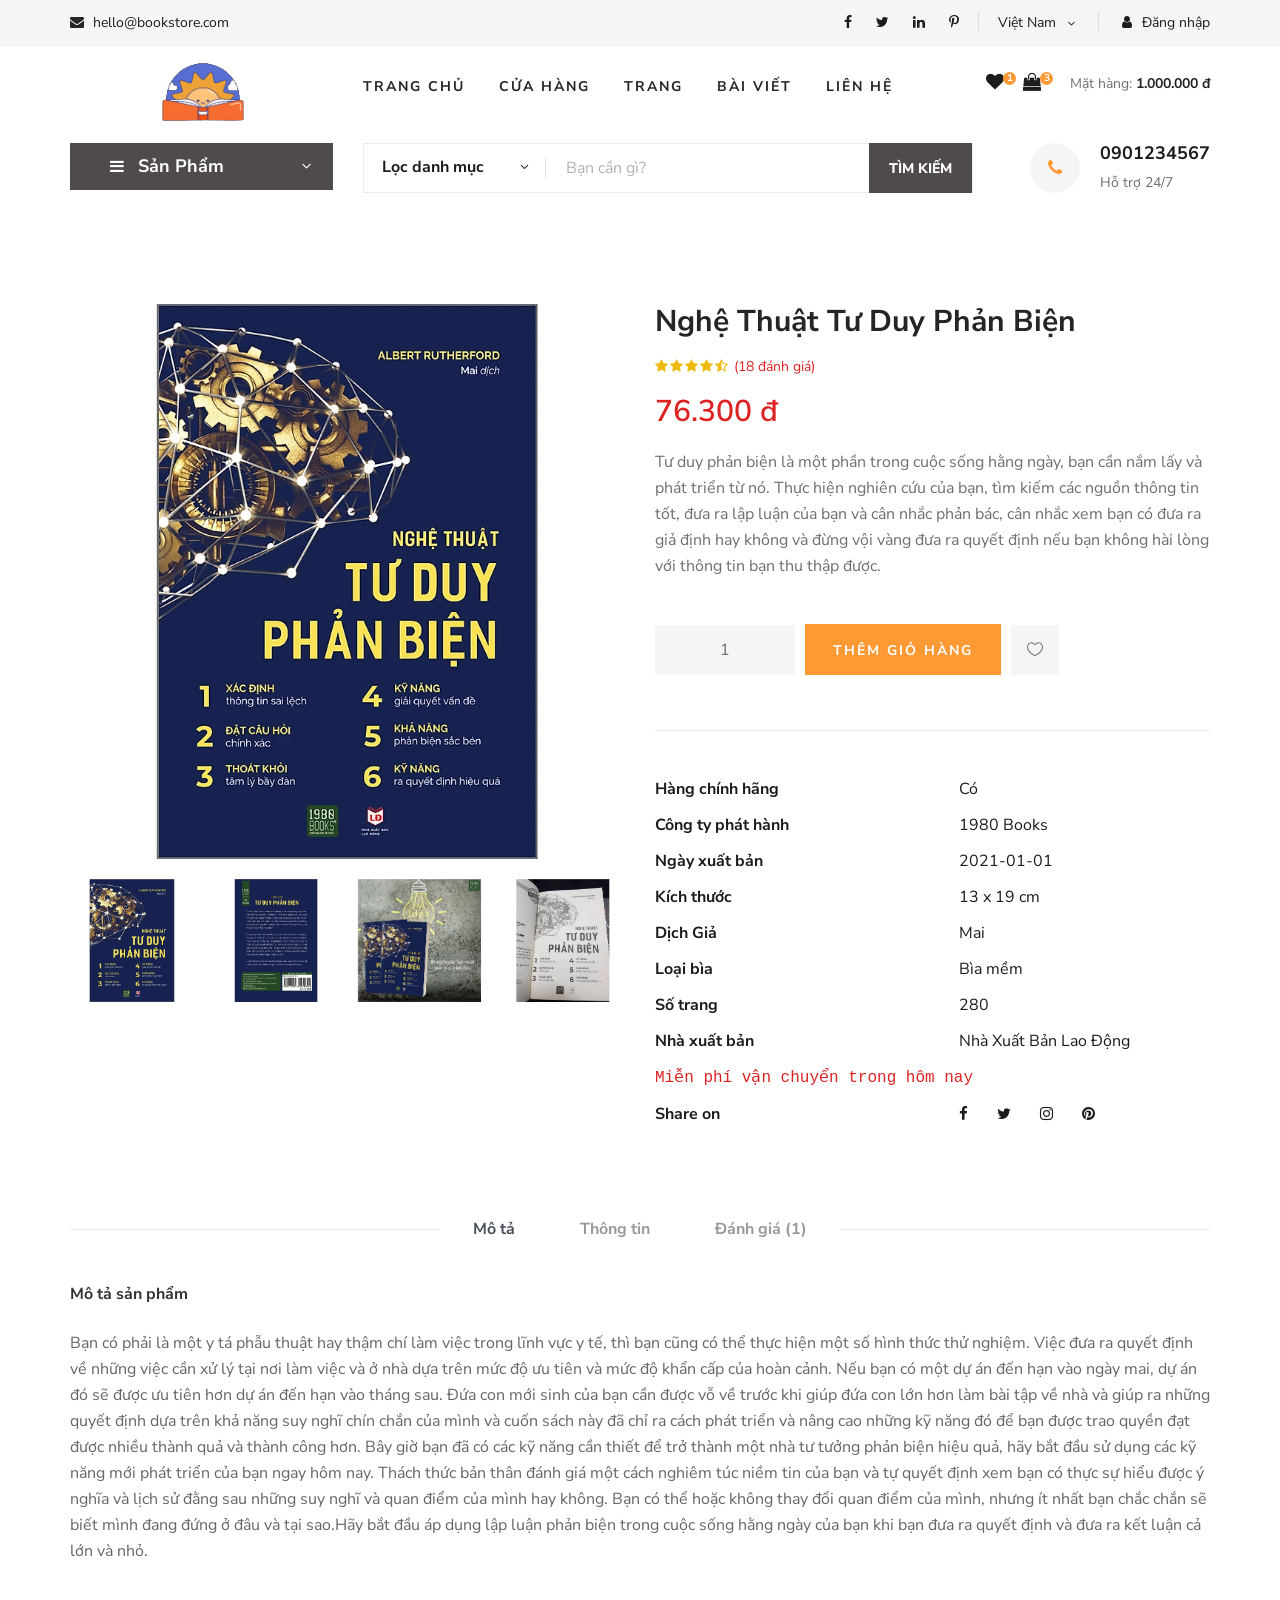
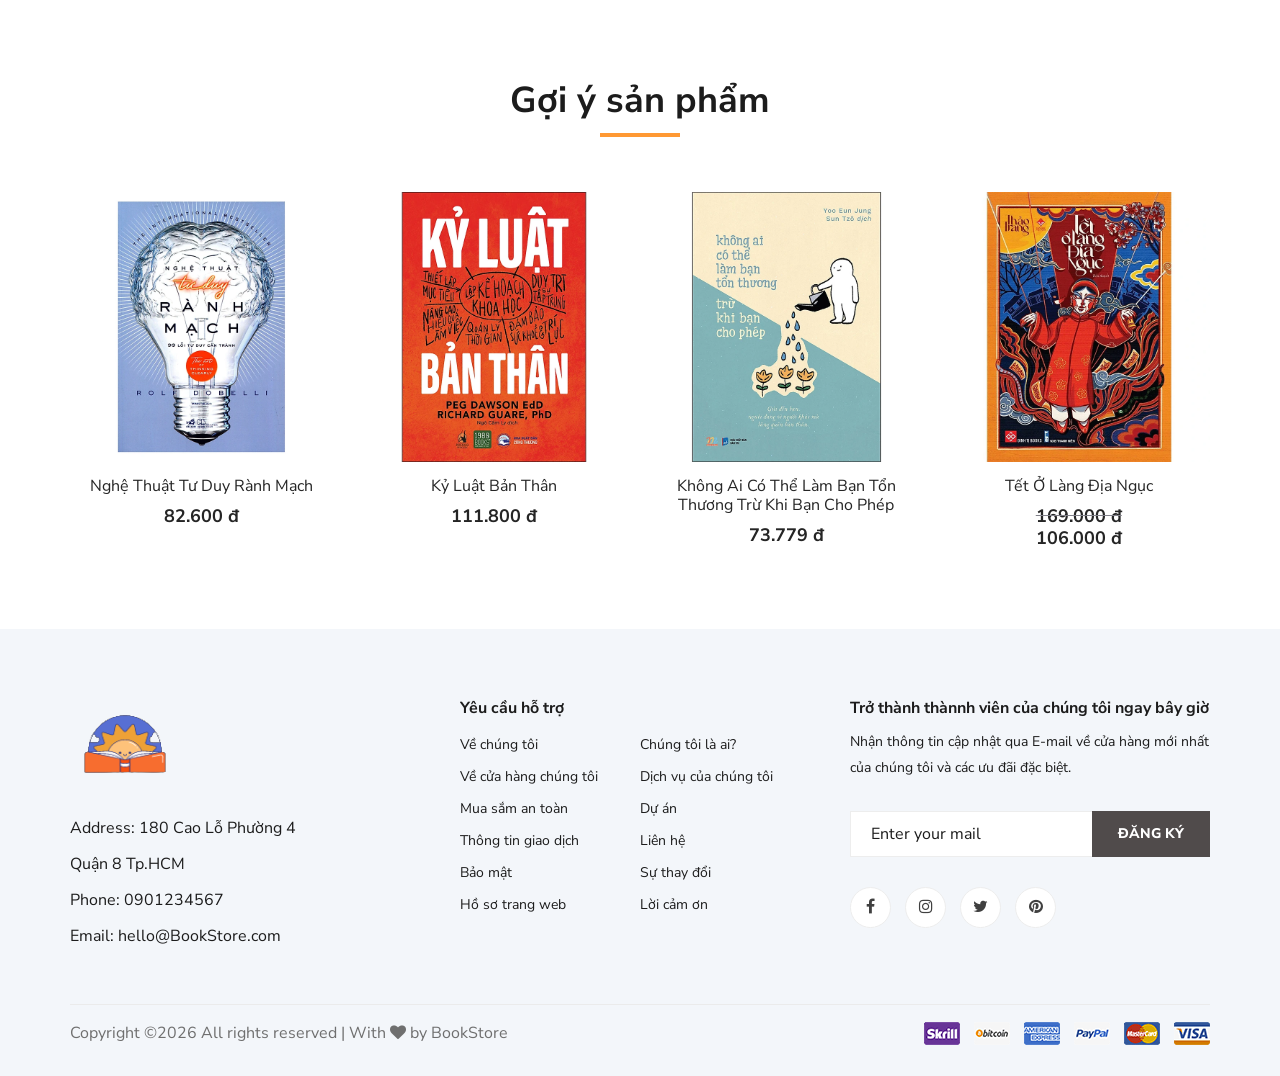
<file: labthuchanh/Lab08/Lab08/Vi_du_2/index.html>
<!DOCTYPE html>
<html lang="zxx">

<head>
    <meta charset="UTF-8">
    <meta name="description" content="Ogani Template">
    <meta name="keywords" content="Ogani, unica, creative, html">
    <meta name="viewport" content="width=device-width, initial-scale=1.0">
    <meta http-equiv="X-UA-Compatible" content="ie=edge">
    <title>Nice | BookStore</title>

    <!-- Google Font -->
    <link href="https://fonts.googleapis.com/css2?family=Nunito Sans:wght@200;300;400;600;900&display=swap" rel="stylesheet">

    <!-- Css Styles -->
    <link rel="stylesheet" href="css/bootstrap.min.css" type="text/css">
    <link rel="stylesheet" href="css/font-awesome.min.css" type="text/css">
    <link rel="stylesheet" href="css/elegant-icons.css" type="text/css">
    <link rel="stylesheet" href="css/nice-select.css" type="text/css">
    <link rel="stylesheet" href="css/jquery-ui.min.css" type="text/css">
    <link rel="stylesheet" href="css/owl.carousel.min.css" type="text/css">
    <link rel="stylesheet" href="css/slicknav.min.css" type="text/css">
    <link rel="stylesheet" href="css/style.css" type="text/css">

    <style>
        .product__details__pic__slider {
            position: relative;
            overflow: hidden;
        }

        .product__details__pic__slider img {
            display: none;
            width: 100%;
            height: auto;
        }

        .button__slide{
            text-align: center;
            padding-top: 10px;
        }
    </style>

    
</head>

<body>
    <!-- Page Preloder -->
    <div id="preloder">
        <div class="loader"></div>
    </div>

    <!-- Humberger Begin -->
    <div class="humberger__menu__overlay"></div>
    <div class="humberger__menu__wrapper">
        <div class="humberger__menu__logo">
            <a href="#"><img src="img/logo.png" alt=""></a>
        </div>
        <div class="humberger__menu__cart">
            <ul>
                <li><a href="#"><i class="fa fa-heart"></i> <span>1</span></a></li>
                <li><a href="#"><i class="fa fa-shopping-bag"></i> <span>3</span></a></li>
            </ul>
            <div class="header__cart__price">Mặt hàng: <span>1.000.000 đ</span></div>
        </div>
        <div class="humberger__menu__widget">
            <div class="header__top__right__language">
                <div>Việt Nam</div>
                <span class="arrow_carrot-down"></span>
                <ul>
                    <li><a href="#">Spanis</a></li>
                    <li><a href="#">English</a></li>
                </ul>
            </div>
            <div class="header__top__right__auth">
                <a href="#"><i class="fa fa-user"></i> Đăng nhập</a>
            </div>
        </div>
        <nav class="humberger__menu__nav mobile-menu">
            <ul>
                <li><a href="./index.html">Trang chủ</a></li>
                <li><a href="./shop-grid.html">Cửa hàng</a></li>
                <li><a href="#">Trang</a>
                    <ul class="header__menu__dropdown">
                        <li><a href="./shop-details.html">Cửa hàng chi tiết</a></li>
                        <li><a href="./shoping-cart.html">Giỏ hàng</a></li>
                        <li><a href="./checkout.html">Thủ tục thanh toán</a></li>
                        <li><a href="./blog-details.html">Chi tiết bài viết</a></li>
                    </ul>
                </li>
                <li><a href="./blog.html">Bài viết</a></li>
                <li><a href="./contact.html">Liên hệ</a></li>
            </ul>
        </nav>
        <div id="mobile-menu-wrap"></div>
        <div class="header__top__right__social">
            <a href="#"><i class="fa fa-facebook"></i></a>
            <a href="#"><i class="fa fa-twitter"></i></a>
            <a href="#"><i class="fa fa-linkedin"></i></a>
            <a href="#"><i class="fa fa-pinterest-p"></i></a>
        </div>
        <div class="humberger__menu__contact">
            <ul>
                <li><i class="fa fa-envelope"></i> hello@bookstore.com</li>
            </ul>
        </div>
    </div>
    <!-- Humberger End -->

    <!-- Header Section Begin -->
    <header class="header">
        <div class="header__top">
            <div class="container">
                <div class="row">
                    <div class="col-lg-6 col-md-6">
                        <div class="header__top__left">
                            <ul>
                                <li><i class="fa fa-envelope"></i> hello@bookstore.com</li>
                            </ul>
                        </div>
                    </div>
                    <div class="col-lg-6 col-md-6">
                        <div class="header__top__right">
                            <div class="header__top__right__social">
                                <a href="#"><i class="fa fa-facebook"></i></a>
                                <a href="#"><i class="fa fa-twitter"></i></a>
                                <a href="#"><i class="fa fa-linkedin"></i></a>
                                <a href="#"><i class="fa fa-pinterest-p"></i></a>
                            </div>
                            <div class="header__top__right__language">
                                <div>Việt Nam</div>
                                <span class="arrow_carrot-down"></span>
                                <ul>
                                    <li><a href="#">Spanis</a></li>
                                    <li><a href="#">English</a></li>
                                </ul>
                            </div>
                            <div class="header__top__right__auth">
                                <a href="#"><i class="fa fa-user"></i> Đăng nhập</a>
                            </div>
                        </div>
                    </div>
                </div>
            </div>
        </div>
        <div class="container">
            <div class="row">
                <div class="col-lg-3">
                    <div class="header__logo">
                        <a href="./index.html"><img src="img/logo.png" alt=""></a>
                    </div>
                </div>
                <div class="col-lg-6">
                    <nav class="header__menu">
                        <ul class="ul-menu">
                            <li><a href="./index.html">Trang chủ</a></li>
                            <li><a href="./shop-grid.html">Cửa hàng</a></li>
                            <li><a href="#">Trang</a>
                                <ul class="header__menu__dropdown">
                                    <li><a href="./shop-details.html">Cửa hàng chi tiết</a></li>
                                    <li><a href="./shoping-cart.html">Giỏ hàng</a></li>
                                    <li><a href="./checkout.html">Thủ tục thanh toán</a></li>
                                    <li><a href="./blog-details.html">Chi tiết bài viết</a></li>
                                </ul>
                            </li>
                            <li><a href="./blog.html">Bài viết</a></li>
                            <li><a href="./contact.html">Liên hệ</a></li>
                        </ul>
                    </nav>
                </div>
                <div class="col-lg-3">
                    <div class="header__cart">
                        <ul>
                            <li><a href="#"><i class="fa fa-heart"></i> <span>1</span></a></li>
                            <li><a href="#"><i class="fa fa-shopping-bag"></i> <span>3</span></a></li>
                        </ul>
                        <div class="header__cart__price">Mặt hàng: <span>1.000.000 đ</span></div>
                    </div>
                </div>
            </div>
            <div class="humberger__open">
                <i class="fa fa-bars"></i>
            </div>
        </div>
    </header>
    <!-- Header Section End -->

    <!-- Hero Section Begin -->
    <section class="hero hero-normal">
        <div class="container">
            <div class="row">
                <div class="col-lg-3">
                    <div class="hero__categories">
                        <div class="hero__categories__all">
                            <i class="fa fa-bars"></i>
                            <span>Sản Phẩm</span>
                        </div>
                        <ul>
                            <li><a href="#">Văn học</a></li>
                            <li><a href="#">Kinh tế</a></li>
                            <li><a href="#">Thiếu nhi</a></li>
                            <li><a href="#">Kĩ năng sống</a></li>
                            <li><a href="#">Giáo khoa</a></li>
                            <li><a href="#">Từ điển</a></li>
                            <li><a href="#">Lịch sử</a></li>
                            <li><a href="#">Y học</a></li>
                            <li><a href="#">Tạp chí</a></li>
                            <li><a href="#">Ngoại ngữ</a></li>
                            <li><a href="#">Giáo trình</a></li>
                        </ul>
                    </div>
                </div>
                <div class="col-lg-9">
                    <div class="hero__search">
                        <div class="hero__search__form">
                            <form action="#">
                                <div class="hero__search__categories">
                                    Lọc danh mục
                                    <span class="arrow_carrot-down"></span>
                                </div>
                                <input type="text" placeholder="Bạn cần gì?">
                                <button type="submit" class="site-btn">TÌM KIẾM</button>
                            </form>
                        </div>
                        <div class="hero__search__phone">
                            <div class="hero__search__phone__icon">
                                <i class="fa fa-phone"></i>
                            </div>
                            <div class="hero__search__phone__text">
                                <h5>0901234567</h5>
                                <span>Hỗ trợ 24/7 </span>
                            </div>
                        </div>
                    </div>
                </div>
            </div>
        </div>
    </section>
    <!-- Hero Section End -->

    <!-- Product Details Section Begin -->
    <section class="product-details spad">
        <div class="container">
            <div class="row">
                <div class="col-lg-6 col-md-6">
                    <div class="product__details__pic">
                        <div class="product__details__pic__item">
                            <img class="product__details__pic__item--large"
                                src="img/product/Book_2.jpg" alt="">
                        </div>
                        <div class="product__details__pic__slider owl-carousel">
                            <img data-imgbigurl="img/product/details/Book_2.jpg"
                                src="img/product/Book_2.jpg" alt="">
                            <img data-imgbigurl="img/product/details/Book_2_details_2.jpg"
                                src="img/product/details/Book_2_details_2.jpg" alt="">
                            <img data-imgbigurl="img/product/details/Book_2_details_1.jpg"
                                src="img/product/details/Book_2_details_1.jpg" alt="">
                            <img data-imgbigurl="img/product/details/Book_2_details_3.jpg"
                                src="img/product/details/Book_2_details_3.jpg" alt="">
                        </div>
                    </div>
                </div>
                <div class="col-lg-6 col-md-6">
                    <div class="product__details__text">
                        <h3>Nghệ Thuật Tư Duy Phản Biện</h3>
                        <div class="product__details__rating">
                            <i class="fa fa-star"></i>
                            <i class="fa fa-star"></i>
                            <i class="fa fa-star"></i>
                            <i class="fa fa-star"></i>
                            <i class="fa fa-star-half-o"></i>
                            <span>(18 đánh giá)</span>
                        </div>
                        <div class="product__details__price">76.300 đ</div>
                        <p>Tư duy phản biện là một phần trong cuộc sống hằng ngày, bạn cần nắm lấy và phát triển từ nó.
                             Thực hiện nghiên cứu của bạn, tìm kiếm các nguồn thông tin tốt, đưa ra lập luận của bạn và cân nhắc phản bác, 
                             cân nhắc xem bạn có đưa ra giả định hay không và đừng vội vàng đưa ra quyết định nếu bạn không hài lòng với 
                             thông tin bạn thu thập được.</p>
                        <div class="product__details__quantity">
                            <div class="quantity">
                                <div class="pro-qty">
                                    <input type="text" value="1">
                                </div>
                            </div>
                        </div>
                        <a href="#" class="primary-btn">Thêm giỏ hàng</a>
                        <a href="#" class="heart-icon"><span class="icon_heart_alt"></span></a>
                        <ul>
                            <li><b>Hàng chính hãng</b> <span>Có</span></li>
                            <li><b>Công ty phát hành</b> <span>1980 Books</span></li>
                            <li><b>Ngày xuất bản</b> <span>2021-01-01</span></li>
                            <li><b>Kích thước</b> <span>13 x 19 cm </span></li>
                            <li><b>Dịch Giả</b> <span>Mai</span></li>
                            <li><b>Loại bìa</b> <span>Bìa mềm</span></li>
                            <li><b>Số trang</b> <span>280</span></li>
                            <li><b>Nhà xuất bản</b> <span>Nhà Xuất Bản Lao Động</span></li>
                            <li><span><samp>Miễn phí vận chuyển trong hôm nay</samp></span></li>
                            <li><b>Share on</b>
                                <div class="share">
                                    <a href="#"><i class="fa fa-facebook"></i></a>
                                    <a href="#"><i class="fa fa-twitter"></i></a>
                                    <a href="#"><i class="fa fa-instagram"></i></a>
                                    <a href="#"><i class="fa fa-pinterest"></i></a>
                                </div>
                            </li>
                        </ul>
                    </div>
                </div>
                <div class="col-lg-12">
                    <div class="product__details__tab">
                        <ul class="nav nav-tabs" role="tablist">
                            <li class="nav-item">
                                <a class="nav-link active" data-toggle="tab" href="#tabs-1" role="tab"
                                    aria-selected="true">Mô tả</a>
                            </li>
                            <li class="nav-item">
                                <a class="nav-link" data-toggle="tab" href="#tabs-2" role="tab"
                                    aria-selected="false">Thông tin</a>
                            </li>
                            <li class="nav-item">
                                <a class="nav-link" data-toggle="tab" href="#tabs-3" role="tab"
                                    aria-selected="false">Đánh giá <span>(1)</span></a>
                            </li>
                        </ul>
                        <div class="tab-content">
                            <div class="tab-pane active" id="tabs-1" role="tabpanel">
                                <div class="product__details__tab__desc">
                                    <h6>Mô tả sản phẩm</h6>
                                    <p>Bạn có phải là một y tá phẫu thuật hay thậm chí làm việc trong lĩnh vực y tế, thì bạn cũng có thể thực hiện một số hình thức thử nghiệm. Việc đưa ra quyết định về những việc cần xử lý tại nơi làm việc và ở nhà dựa trên mức độ ưu tiên và mức độ khẩn cấp của hoàn cảnh.

                                        Nếu bạn có một dự án đến hạn vào ngày mai, dự án đó sẽ được ưu tiên hơn dự án đến hạn vào tháng sau.
                                         Đứa con mới sinh của bạn cần được vỗ về trước khi giúp đứa con lớn hơn làm bài tập về nhà và giúp ra những quyết định dựa trên 
                                         khả năng suy nghĩ chín chắn của mình và cuốn sách này đã chỉ ra cách phát triển và nâng cao những kỹ năng đó để bạn được trao
                                          quyền đạt được nhiều thành quả và thành công hơn. Bây giờ bạn đã có các kỹ năng cần thiết để trở thành một nhà tư tưởng phản
                                          biện hiệu quả, hãy bắt đầu sử dụng các kỹ năng mới phát triển của bạn ngay hôm nay. Thách thức bản thân đánh giá một cách nghiêm
                                           túc niềm tin của bạn và tự quyết định xem bạn có thực sự hiểu được ý nghĩa và lịch sử đằng sau những suy nghĩ và quan điểm của
                                           mình hay không. Bạn có thể hoặc không thay đổi quan điểm của mình, nhưng ít nhất bạn chắc chắn sẽ biết mình đang đứng ở đâu và
                                         tại sao.Hãy bắt đầu áp dụng lập luận phản biện trong cuộc sống hằng ngày của bạn khi bạn đưa ra quyết định và đưa ra kết luận cả lớn và nhỏ.</p>
                                </div>
                            </div>
                            <div class="tab-pane" id="tabs-2" role="tabpanel">
                                <div class="product__details__tab__desc">
                                    <h6>Thông tin sản phẩm</h6>
                                        Về sản phẩm: (39 tích cực, 2 tiêu cực)
                                        <li>
                                            Hầu hết người mua hài lòng với chất lượng sách, đánh giá sách là hay, hữu ích và đáng mua.
                                        </li>
                                        <li>
                                            Một số nhận xét cho biết sách có nội dung tốt, đẹp, in rõ và dễ mang đi.
                                        </li>
                                        <li>
                                            Tuy nhiên, có một số ý kiến cho rằng sách có lối viết đơn giản, không phù hợp với người đã qua công việc kinh doanh.
                                        </li>
                                        Về dịch vụ: (32 tích cực, 2 tiêu cực)
                                        <li>
                                            Đa số khách hàng hài lòng với giao hàng nhanh, đóng gói cẩn thận và dịch vụ hỗ trợ sau bán hàng.
                                        </li>
                                        <li>
                                            Một số nhận xét cho biết nhân viên giao hàng nhiệt tình, vui vẻ và dịch vụ TikiNow được đánh giá tích cực.
                                        </li>
                                        <li>
                                            Tuy nhiên, có một số ý kiến cho rằng khâu đóng gói cẩu thả và có sách bị cong và mòn.
                                        </li>
                                </div>
                            </div>
                            <div class="tab-pane" id="tabs-3" role="tabpanel">
                                <div class="product__details__tab__desc">
                                    <h6>Đánh giá sản phẩm </h6>
                                    <p>Hãy nghĩ đến coi tư duy phản biện như một cơ hội để tương tác với những người khác và tìm hiểu quan điểm của họ. 
                                        Đánh giá những gì người khác nói và xem xét các nguồn thông tin để quyết định xem chúng có xứng đáng hay không.
                                         “Nghệ thuật tư duy phản biện” là một tài liệu tuyệt vời giúp bạn học được những kỹ năng đó và bạn có thể tham khảo lại khi cần.
                                         Hãy nhớ rằng, hơn bất cứ điều gì, hãy rèn luyện kỹ năng tư duy phản biện của bạn, và bạn không bao giờ có thể sai lầm.</p>
                                </div>
                            </div>
                        </div>
                    </div>
                </div>
            </div>
        </div>
    </section>
    <!-- Product Details Section End -->

    <!-- Related Product Section Begin -->
    <section class="related-product">
        <div class="container">
            <div class="row">
                <div class="col-lg-12">
                    <div class="section-title related__product__title">
                        <h2>Gợi ý sản phẩm</h2>
                    </div>
                </div>
            </div>
            <div class="row">
                <div class="col-lg-3 col-md-4 col-sm-6">
                    <div class="product__item">
                        <div class="product__item__pic set-bg" data-setbg="img/product/Book_1.webp">
                            <ul class="product__item__pic__hover">
                                <li><a href="#"><i class="fa fa-heart"></i></a></li>
                                <li><a href="#"><i class="fa fa-retweet"></i></a></li>
                                <li><a href="#"><i class="fa fa-shopping-cart"></i></a></li>
                            </ul>
                        </div>
                        <div class="product__item__text">
                            <h6><a href="#">Nghệ Thuật Tư Duy Rành Mạch</a></h6>
                            <h5>82.600 đ</h5>
                        </div>
                    </div>
                </div>
                <div class="col-lg-3 col-md-4 col-sm-6">
                    <div class="product__item">
                        <div class="product__item__pic set-bg" data-setbg="img/product/Book-3.png">
                            <ul class="product__item__pic__hover">
                                <li><a href="#"><i class="fa fa-heart"></i></a></li>
                                <li><a href="#"><i class="fa fa-retweet"></i></a></li>
                                <li><a href="#"><i class="fa fa-shopping-cart"></i></a></li>
                            </ul>
                        </div>
                        <div class="product__item__text">
                            <h6><a href="#">Kỷ Luật Bản Thân</a></h6>
                            <h5>111.800 đ</h5>
                        </div>
                    </div>
                </div>
                <div class="col-lg-3 col-md-4 col-sm-6">
                    <div class="product__item">
                        <div class="product__item__pic set-bg" data-setbg="img/product/Book_4.jpg">
                            <ul class="product__item__pic__hover">
                                <li><a href="#"><i class="fa fa-heart"></i></a></li>
                                <li><a href="#"><i class="fa fa-retweet"></i></a></li>
                                <li><a href="#"><i class="fa fa-shopping-cart"></i></a></li>
                            </ul>
                        </div>
                        <div class="product__item__text">
                            <h6><a href="#">Không Ai Có Thể Làm Bạn Tổn Thương Trừ Khi Bạn Cho Phép</a></h6>
                            <h5>73.779 đ</h5>
                        </div>
                    </div>
                </div>
                <div class="col-lg-3 col-md-4 col-sm-6">
                    <div class="product__item">
                        <div class="product__item__pic set-bg" data-setbg="img/product/Book_5.jpg">
                            <ul class="product__item__pic__hover">
                                <li><a href="#"><i class="fa fa-heart"></i></a></li>
                                <li><a href="#"><i class="fa fa-retweet"></i></a></li>
                                <li><a href="#"><i class="fa fa-shopping-cart"></i></a></li>
                            </ul>
                        </div>
                        <div class="product__item__text">
                            <h6><a href="#">Tết Ở Làng Địa Ngục</a></h6>
                            <div class="text__sale">
                                <h5 >169.000 đ</h5>
                            </div>
                            <h5 class="text__price">106.000 đ</h5>
                        </div>
                    </div>
                </div>
            </div>
        </div>
    </section>
    <!-- Related Product Section End -->

    <!-- Footer Section Begin -->
    <footer class="footer spad">
        <div class="container">
            <div class="row">
                <div class="col-lg-3 col-md-6 col-sm-6">
                    <div class="footer__about">
                        <div class="footer__about__logo">
                            <a href="./index.html"><img src="img/logo.png" alt=""></a>
                        </div>
                        <ul>
                            <li>Address: 180 Cao Lỗ Phường 4 Quận 8 Tp.HCM</li>
                            <li>Phone: 0901234567</li>
                            <li>Email: hello@BookStore.com</li>
                        </ul>
                    </div>
                </div>
                <div class="col-lg-4 col-md-6 col-sm-6 offset-lg-1">
                    <div class="footer__widget">
                        <h6>
                            Yêu cầu hỗ trợ</h6>
                        <ul>
                            <li><a href="#">Về chúng tôi</a></li>
                            <li><a href="#">Về cửa hàng chúng tôi</a></li>
                            <li><a href="#">Mua sắm an toàn</a></li>
                            <li><a href="#">Thông tin giao dịch</a></li>
                            <li><a href="#">Bảo mật</a></li>
                            <li><a href="#">Hồ sơ trang web</a></li>
                        </ul>
                        <ul>
                            <li><a href="#">Chúng tôi là ai?</a></li>
                            <li><a href="#">Dịch vụ của chúng tôi</a></li>
                            <li><a href="#">Dự án</a></li>
                            <li><a href="#">Liên hệ</a></li>
                            <li><a href="#">Sự thay đổi</a></li>
                            <li><a href="#">Lời cảm ơn</a></li>
                        </ul>
                    </div>
                </div>
                <div class="col-lg-4 col-md-12">
                    <div class="footer__widget">
                        <h6>Trở thành thànnh viên của chúng tôi ngay bây giờ</h6>
                        <p>Nhận thông tin cập nhật qua E-mail về cửa hàng mới nhất của chúng tôi và các ưu đãi đặc biệt.</p>
                        <form action="#">
                            <input type="text" placeholder="Enter your mail">
                            <button type="submit" class="site-btn">Đăng ký</button>
                        </form>
                        <div class="footer__widget__social">
                            <a href="#"><i class="fa fa-facebook"></i></a>
                            <a href="#"><i class="fa fa-instagram"></i></a>
                            <a href="#"><i class="fa fa-twitter"></i></a>
                            <a href="#"><i class="fa fa-pinterest"></i></a>
                        </div>
                    </div>
                </div>
            </div>
            <div class="row">
                <div class="col-lg-12">
                    <div class="footer__copyright">
                        <div class="footer__copyright__text"><p>
  Copyright &copy;<script>document.write(new Date().getFullYear());</script> All rights reserved | With <i class="fa fa-heart" aria-hidden="true"></i> by BookStore</a>
  </p></div>
                        <div class="footer__copyright__payment"><img src="img/payment-item.png" alt=""></div>
                    </div>
                </div>
            </div>
        </div>
    </footer>
    <!-- Footer Section End -->

    <!-- Js Plugins -->
    <script src="js/jquery-3.3.1.min.js"></script>
    <script src="js/bootstrap.min.js"></script>
    <script src="js/jquery.nice-select.min.js"></script>
    <script src="js/jquery-ui.min.js"></script>
    <script src="js/jquery.slicknav.js"></script>
    <script src="js/mixitup.min.js"></script>
    <script src="js/owl.carousel.min.js"></script>
    <script src="js/main.js"></script>
</body>

</html>
</file>
<file: labthuchanh/Lab09/Vi_du_1/css/style.css>
body {
	font-family: Arial, sans-serif;
	margin: 0;
	padding: 0;
	display: flex;
	align-items: center;
	justify-content: center;
	height: 100vh;
	background-color: #f4f4f4;
  }
  
  .todo-container {
	text-align: center;
	background-color: #fff;
	padding: 20px;
	border-radius: 8px;
	box-shadow: 0 0 10px rgba(0, 0, 0, 0.1);
  }
  
  ul {
	list-style-type: none;
	padding: 0;
  }
  
  li {
	margin: 10px 0;
	padding: 8px;
	border: 1px solid #ddd;
	border-radius: 4px;
	cursor: pointer;
  }
  
  .completed {
	text-decoration: line-through;
	color: #999;
  }
</file>
<file: labthuchanh/Lab10/Vi_du/style.css>
body {
    font: 400 15px Lato, sans-serif;
    line-height: 1.8;
    color: #818181;
  }
  h2 {
    font-size: 24px;
    text-transform: uppercase;
    color: #303030;
    font-weight: 600;
    margin-bottom: 30px;
  }
  h4 {
    font-size: 19px;
    line-height: 1.375em;
    color: #303030;
    font-weight: 400;
    margin-bottom: 30px;
  }  
  .jumbotron {
    background-color: #52ccff;
    color: #fff;
    padding: 100px 25px;
    font-family: Montserrat, sans-serif;
  }
  .container-fluid {
    padding: 60px 50px;
  }
  .bg-grey {
    background-color: #f6f6f6;
  }
  .logo-small {
    color: #52ccff;
    font-size: 50px;
  }
  .logo {
    color: #52ccff;
    font-size: 200px;
  }
  .thumbnail {
    padding: 0 0 15px 0;
    border: none;
    border-radius: 0;
  }
  .thumbnail img {
    width: 100%;
    height: 100%;
    margin-bottom: 10px;
  }
  .carousel-control.right, .carousel-control.left {
    background-image: none;
    color: #52ccff;
  }
  .carousel-indicators li {
    border-color: #52ccff;
  }
  .carousel-indicators li.active {
    background-color: #52ccff;
  }
  .item h4 {
    font-size: 19px;
    line-height: 1.375em;
    font-weight: 400;
    font-style: italic;
    margin: 70px 0;
  }
  .item span {
    font-style: normal;
  }
  .panel {
    border: 1px solid #52ccff; 
    border-radius:0 !important;
    transition: box-shadow 0.5s;
  }
  .panel:hover {
    box-shadow: 5px 0px 40px rgba(0,0,0, .2);
  }
  .panel-footer .btn:hover {
    border: 1px solid #52ccff;
    background-color: #fff !important;
    color: #52ccff;
  }
  .panel-heading {
    color: #fff !important;
    background-color: #52ccff !important;
    padding: 25px;
    border-bottom: 1px solid transparent;
    border-top-left-radius: 0px;
    border-top-right-radius: 0px;
    border-bottom-left-radius: 0px;
    border-bottom-right-radius: 0px;
  }
  .panel-footer {
    background-color: white !important;
  }
  .panel-footer h3 {
    font-size: 32px;
  }
  .panel-footer h4 {
    color: #aaa;
    font-size: 14px;
  }
  .panel-footer .btn {
    margin: 15px 0;
    background-color: #66deff;
    color: #fff;
  }
  .navbar {
    margin-bottom: 0;
    background-color: #3da3ff;
    z-index: 9999;
    border: 0;
    font-size: 12px !important;
    line-height: 1.42857143 !important;
    letter-spacing: 4px;
    border-radius: 0;
    font-family: Montserrat, sans-serif;
  }
  .navbar li a, .navbar .navbar-brand {
    color: #fff !important;
  }
  .navbar-nav li a:hover, .navbar-nav li.active a {
    color: #52ccff !important;
    background-color: #fff !important;
  }
  .navbar-default .navbar-toggle {
    border-color: transparent;
    color: #fff !important;
  }
  footer .glyphicon {
    font-size: 20px;
    margin-bottom: 20px;
    color: #52ccff;
  }
  .slideanim {visibility:hidden;}
  .slide {
    animation-name: slide;
    -webkit-animation-name: slide;
    animation-duration: 1s;
    -webkit-animation-duration: 1s;
    visibility: visible;
  }
  @keyframes slide {
    0% {
      opacity: 0;
      transform: translateY(70%);
    } 
    100% {
      opacity: 1;
      transform: translateY(0%);
    }
  }
  @-webkit-keyframes slide {
    0% {
      opacity: 0;
      -webkit-transform: translateY(70%);
    } 
    100% {
      opacity: 1;
      -webkit-transform: translateY(0%);
    }
  }
  @media screen and (max-width: 768px) {
    .col-sm-4 {
      text-align: center;
      margin: 25px 0;
    }
    .btn-lg {
      width: 100%;
      margin-bottom: 35px;
    }
  }
  @media screen and (max-width: 480px) {
    .logo {
      font-size: 150px;
    }
  }
</file>
<file: labthuchanh/Lab06/Lab06/Bai_2_Minh_hoa_layout/css/style.css>
.wrapper {
	display: flex;
	/* kich hoat flex box*/
	flex-flow: row wrap;
	font-weight: bold;
	text-align: center;
}

.wrapper>* {
	padding: 10px;
	flex: 1 100%;
	/* cho tất cả phần tử bên trong có độ dài 100% và tỉ lệ chiếm không gian trống là như nhau*/
}

.header-flex-2 {
	background: tomato;
}

.footer-flex-2 {
	background: lightgreen;
	order: 4;
}

.main {
	text-align: left;
	background: deepskyblue;
	height: 400px;
	flex: 3 0px;
	/* cho phần nội dung main ở giữa chiếm 3 phần không gian trống so với 2 phần aside bên cạnh */
	order: 2;
}

.aside {
	flex: 1 0 0 ;
}

/* 2 phần aside sẽ chỉ chiếm 1 phần không gian */
.aside-1 {
	background: gold;
	height: 400px;
	order: 1;
}

.aside-2 {
	background: hotpink;
	height: 400px;
	order: 3;
}
</file>
<file: labthuchanh/Lab07/Lab07/demo_bai_2/css/elegant-icons.css>
@font-face {
	font-family: 'ElegantIcons';
	src:url('../fonts/ElegantIcons.eot');
	src:url('../fonts/ElegantIcons.eot?#iefix') format('embedded-opentype'),
		url('../fonts/ElegantIcons.woff') format('woff'),
		url('../fonts/ElegantIcons.ttf') format('truetype'),
		url('../fonts/ElegantIcons.svg#ElegantIcons') format('svg');
	font-weight: normal;
	font-style: normal;
}

/* Use the following CSS code if you want to use data attributes for inserting your icons */
[data-icon]:before {
	font-family: 'ElegantIcons';
	content: attr(data-icon);
	speak: none;
	font-weight: normal;
	font-variant: normal;
	text-transform: none;
	line-height: 1;
	-webkit-font-smoothing: antialiased;
	-moz-osx-font-smoothing: grayscale;
}

/* Use the following CSS code if you want to have a class per icon */
/*
Instead of a list of all class selectors,
you can use the generic selector below, but it's slower:
[class*="your-class-prefix"] {
*/
.arrow_up, .arrow_down, .arrow_left, .arrow_right, .arrow_left-up, .arrow_right-up, .arrow_right-down, .arrow_left-down, .arrow-up-down, .arrow_up-down_alt, .arrow_left-right_alt, .arrow_left-right, .arrow_expand_alt2, .arrow_expand_alt, .arrow_condense, .arrow_expand, .arrow_move, .arrow_carrot-up, .arrow_carrot-down, .arrow_carrot-left, .arrow_carrot-right, .arrow_carrot-2up, .arrow_carrot-2down, .arrow_carrot-2left, .arrow_carrot-2right, .arrow_carrot-up_alt2, .arrow_carrot-down_alt2, .arrow_carrot-left_alt2, .arrow_carrot-right_alt2, .arrow_carrot-2up_alt2, .arrow_carrot-2down_alt2, .arrow_carrot-2left_alt2, .arrow_carrot-2right_alt2, .arrow_triangle-up, .arrow_triangle-down, .arrow_triangle-left, .arrow_triangle-right, .arrow_triangle-up_alt2, .arrow_triangle-down_alt2, .arrow_triangle-left_alt2, .arrow_triangle-right_alt2, .arrow_back, .icon_minus-06, .icon_plus, .icon_close, .icon_check, .icon_minus_alt2, .icon_plus_alt2, .icon_close_alt2, .icon_check_alt2, .icon_zoom-out_alt, .icon_zoom-in_alt, .icon_search, .icon_box-empty, .icon_box-selected, .icon_minus-box, .icon_plus-box, .icon_box-checked, .icon_circle-empty, .icon_circle-slelected, .icon_stop_alt2, .icon_stop, .icon_pause_alt2, .icon_pause, .icon_menu, .icon_menu-square_alt2, .icon_menu-circle_alt2, .icon_ul, .icon_ol, .icon_adjust-horiz, .icon_adjust-vert, .icon_document_alt, .icon_documents_alt, .icon_pencil, .icon_pencil-edit_alt, .icon_pencil-edit, .icon_folder-alt, .icon_folder-open_alt, .icon_folder-add_alt, .icon_info_alt, .icon_error-oct_alt, .icon_error-circle_alt, .icon_error-triangle_alt, .icon_question_alt2, .icon_question, .icon_comment_alt, .icon_chat_alt, .icon_vol-mute_alt, .icon_volume-low_alt, .icon_volume-high_alt, .icon_quotations, .icon_quotations_alt2, .icon_clock_alt, .icon_lock_alt, .icon_lock-open_alt, .icon_key_alt, .icon_cloud_alt, .icon_cloud-upload_alt, .icon_cloud-download_alt, .icon_image, .icon_images, .icon_lightbulb_alt, .icon_gift_alt, .icon_house_alt, .icon_genius, .icon_mobile, .icon_tablet, .icon_laptop, .icon_desktop, .icon_camera_alt, .icon_mail_alt, .icon_cone_alt, .icon_ribbon_alt, .icon_bag_alt, .icon_creditcard, .icon_cart_alt, .icon_paperclip, .icon_tag_alt, .icon_tags_alt, .icon_trash_alt, .icon_cursor_alt, .icon_mic_alt, .icon_compass_alt, .icon_pin_alt, .icon_pushpin_alt, .icon_map_alt, .icon_drawer_alt, .icon_toolbox_alt, .icon_book_alt, .icon_calendar, .icon_film, .icon_table, .icon_contacts_alt, .icon_headphones, .icon_lifesaver, .icon_piechart, .icon_refresh, .icon_link_alt, .icon_link, .icon_loading, .icon_blocked, .icon_archive_alt, .icon_heart_alt, .icon_star_alt, .icon_star-half_alt, .icon_star, .icon_star-half, .icon_tools, .icon_tool, .icon_cog, .icon_cogs, .arrow_up_alt, .arrow_down_alt, .arrow_left_alt, .arrow_right_alt, .arrow_left-up_alt, .arrow_right-up_alt, .arrow_right-down_alt, .arrow_left-down_alt, .arrow_condense_alt, .arrow_expand_alt3, .arrow_carrot_up_alt, .arrow_carrot-down_alt, .arrow_carrot-left_alt, .arrow_carrot-right_alt, .arrow_carrot-2up_alt, .arrow_carrot-2dwnn_alt, .arrow_carrot-2left_alt, .arrow_carrot-2right_alt, .arrow_triangle-up_alt, .arrow_triangle-down_alt, .arrow_triangle-left_alt, .arrow_triangle-right_alt, .icon_minus_alt, .icon_plus_alt, .icon_close_alt, .icon_check_alt, .icon_zoom-out, .icon_zoom-in, .icon_stop_alt, .icon_menu-square_alt, .icon_menu-circle_alt, .icon_document, .icon_documents, .icon_pencil_alt, .icon_folder, .icon_folder-open, .icon_folder-add, .icon_folder_upload, .icon_folder_download, .icon_info, .icon_error-circle, .icon_error-oct, .icon_error-triangle, .icon_question_alt, .icon_comment, .icon_chat, .icon_vol-mute, .icon_volume-low, .icon_volume-high, .icon_quotations_alt, .icon_clock, .icon_lock, .icon_lock-open, .icon_key, .icon_cloud, .icon_cloud-upload, .icon_cloud-download, .icon_lightbulb, .icon_gift, .icon_house, .icon_camera, .icon_mail, .icon_cone, .icon_ribbon, .icon_bag, .icon_cart, .icon_tag, .icon_tags, .icon_trash, .icon_cursor, .icon_mic, .icon_compass, .icon_pin, .icon_pushpin, .icon_map, .icon_drawer, .icon_toolbox, .icon_book, .icon_contacts, .icon_archive, .icon_heart, .icon_profile, .icon_group, .icon_grid-2x2, .icon_grid-3x3, .icon_music, .icon_pause_alt, .icon_phone, .icon_upload, .icon_download, .social_facebook, .social_twitter, .social_pinterest, .social_googleplus, .social_tumblr, .social_tumbleupon, .social_wordpress, .social_instagram, .social_dribbble, .social_vimeo, .social_linkedin, .social_rss, .social_deviantart, .social_share, .social_myspace, .social_skype, .social_youtube, .social_picassa, .social_googledrive, .social_flickr, .social_blogger, .social_spotify, .social_delicious, .social_facebook_circle, .social_twitter_circle, .social_pinterest_circle, .social_googleplus_circle, .social_tumblr_circle, .social_stumbleupon_circle, .social_wordpress_circle, .social_instagram_circle, .social_dribbble_circle, .social_vimeo_circle, .social_linkedin_circle, .social_rss_circle, .social_deviantart_circle, .social_share_circle, .social_myspace_circle, .social_skype_circle, .social_youtube_circle, .social_picassa_circle, .social_googledrive_alt2, .social_flickr_circle, .social_blogger_circle, .social_spotify_circle, .social_delicious_circle, .social_facebook_square, .social_twitter_square, .social_pinterest_square, .social_googleplus_square, .social_tumblr_square, .social_stumbleupon_square, .social_wordpress_square, .social_instagram_square, .social_dribbble_square, .social_vimeo_square, .social_linkedin_square, .social_rss_square, .social_deviantart_square, .social_share_square, .social_myspace_square, .social_skype_square, .social_youtube_square, .social_picassa_square, .social_googledrive_square, .social_flickr_square, .social_blogger_square, .social_spotify_square, .social_delicious_square, .icon_printer, .icon_calulator, .icon_building, .icon_floppy, .icon_drive, .icon_search-2, .icon_id, .icon_id-2, .icon_puzzle, .icon_like, .icon_dislike, .icon_mug, .icon_currency, .icon_wallet, .icon_pens, .icon_easel, .icon_flowchart, .icon_datareport, .icon_briefcase, .icon_shield, .icon_percent, .icon_globe, .icon_globe-2, .icon_target, .icon_hourglass, .icon_balance, .icon_rook, .icon_printer-alt, .icon_calculator_alt, .icon_building_alt, .icon_floppy_alt, .icon_drive_alt, .icon_search_alt, .icon_id_alt, .icon_id-2_alt, .icon_puzzle_alt, .icon_like_alt, .icon_dislike_alt, .icon_mug_alt, .icon_currency_alt, .icon_wallet_alt, .icon_pens_alt, .icon_easel_alt, .icon_flowchart_alt, .icon_datareport_alt, .icon_briefcase_alt, .icon_shield_alt, .icon_percent_alt, .icon_globe_alt, .icon_clipboard {
	font-family: 'ElegantIcons';
	speak: none;
	font-style: normal;
	font-weight: normal;
	font-variant: normal;
	text-transform: none;
	line-height: 1;
	-webkit-font-smoothing: antialiased;
}
.arrow_up:before {
	content: "\21";
}
.arrow_down:before {
	content: "\22";
}
.arrow_left:before {
	content: "\23";
}
.arrow_right:before {
	content: "\24";
}
.arrow_left-up:before {
	content: "\25";
}
.arrow_right-up:before {
	content: "\26";
}
.arrow_right-down:before {
	content: "\27";
}
.arrow_left-down:before {
	content: "\28";
}
.arrow-up-down:before {
	content: "\29";
}
.arrow_up-down_alt:before {
	content: "\2a";
}
.arrow_left-right_alt:before {
	content: "\2b";
}
.arrow_left-right:before {
	content: "\2c";
}
.arrow_expand_alt2:before {
	content: "\2d";
}
.arrow_expand_alt:before {
	content: "\2e";
}
.arrow_condense:before {
	content: "\2f";
}
.arrow_expand:before {
	content: "\30";
}
.arrow_move:before {
	content: "\31";
}
.arrow_carrot-up:before {
	content: "\32";
}
.arrow_carrot-down:before {
	content: "\33";
}
.arrow_carrot-left:before {
	content: "\34";
}
.arrow_carrot-right:before {
	content: "\35";
}
.arrow_carrot-2up:before {
	content: "\36";
}
.arrow_carrot-2down:before {
	content: "\37";
}
.arrow_carrot-2left:before {
	content: "\38";
}
.arrow_carrot-2right:before {
	content: "\39";
}
.arrow_carrot-up_alt2:before {
	content: "\3a";
}
.arrow_carrot-down_alt2:before {
	content: "\3b";
}
.arrow_carrot-left_alt2:before {
	content: "\3c";
}
.arrow_carrot-right_alt2:before {
	content: "\3d";
}
.arrow_carrot-2up_alt2:before {
	content: "\3e";
}
.arrow_carrot-2down_alt2:before {
	content: "\3f";
}
.arrow_carrot-2left_alt2:before {
	content: "\40";
}
.arrow_carrot-2right_alt2:before {
	content: "\41";
}
.arrow_triangle-up:before {
	content: "\42";
}
.arrow_triangle-down:before {
	content: "\43";
}
.arrow_triangle-left:before {
	content: "\44";
}
.arrow_triangle-right:before {
	content: "\45";
}
.arrow_triangle-up_alt2:before {
	content: "\46";
}
.arrow_triangle-down_alt2:before {
	content: "\47";
}
.arrow_triangle-left_alt2:before {
	content: "\48";
}
.arrow_triangle-right_alt2:before {
	content: "\49";
}
.arrow_back:before {
	content: "\4a";
}
.icon_minus-06:before {
	content: "\4b";
}
.icon_plus:before {
	content: "\4c";
}
.icon_close:before {
	content: "\4d";
}
.icon_check:before {
	content: "\4e";
}
.icon_minus_alt2:before {
	content: "\4f";
}
.icon_plus_alt2:before {
	content: "\50";
}
.icon_close_alt2:before {
	content: "\51";
}
.icon_check_alt2:before {
	content: "\52";
}
.icon_zoom-out_alt:before {
	content: "\53";
}
.icon_zoom-in_alt:before {
	content: "\54";
}
.icon_search:before {
	content: "\55";
}
.icon_box-empty:before {
	content: "\56";
}
.icon_box-selected:before {
	content: "\57";
}
.icon_minus-box:before {
	content: "\58";
}
.icon_plus-box:before {
	content: "\59";
}
.icon_box-checked:before {
	content: "\5a";
}
.icon_circle-empty:before {
	content: "\5b";
}
.icon_circle-slelected:before {
	content: "\5c";
}
.icon_stop_alt2:before {
	content: "\5d";
}
.icon_stop:before {
	content: "\5e";
}
.icon_pause_alt2:before {
	content: "\5f";
}
.icon_pause:before {
	content: "\60";
}
.icon_menu:before {
	content: "\61";
}
.icon_menu-square_alt2:before {
	content: "\62";
}
.icon_menu-circle_alt2:before {
	content: "\63";
}
.icon_ul:before {
	content: "\64";
}
.icon_ol:before {
	content: "\65";
}
.icon_adjust-horiz:before {
	content: "\66";
}
.icon_adjust-vert:before {
	content: "\67";
}
.icon_document_alt:before {
	content: "\68";
}
.icon_documents_alt:before {
	content: "\69";
}
.icon_pencil:before {
	content: "\6a";
}
.icon_pencil-edit_alt:before {
	content: "\6b";
}
.icon_pencil-edit:before {
	content: "\6c";
}
.icon_folder-alt:before {
	content: "\6d";
}
.icon_folder-open_alt:before {
	content: "\6e";
}
.icon_folder-add_alt:before {
	content: "\6f";
}
.icon_info_alt:before {
	content: "\70";
}
.icon_error-oct_alt:before {
	content: "\71";
}
.icon_error-circle_alt:before {
	content: "\72";
}
.icon_error-triangle_alt:before {
	content: "\73";
}
.icon_question_alt2:before {
	content: "\74";
}
.icon_question:before {
	content: "\75";
}
.icon_comment_alt:before {
	content: "\76";
}
.icon_chat_alt:before {
	content: "\77";
}
.icon_vol-mute_alt:before {
	content: "\78";
}
.icon_volume-low_alt:before {
	content: "\79";
}
.icon_volume-high_alt:before {
	content: "\7a";
}
.icon_quotations:before {
	content: "\7b";
}
.icon_quotations_alt2:before {
	content: "\7c";
}
.icon_clock_alt:before {
	content: "\7d";
}
.icon_lock_alt:before {
	content: "\7e";
}
.icon_lock-open_alt:before {
	content: "\e000";
}
.icon_key_alt:before {
	content: "\e001";
}
.icon_cloud_alt:before {
	content: "\e002";
}
.icon_cloud-upload_alt:before {
	content: "\e003";
}
.icon_cloud-download_alt:before {
	content: "\e004";
}
.icon_image:before {
	content: "\e005";
}
.icon_images:before {
	content: "\e006";
}
.icon_lightbulb_alt:before {
	content: "\e007";
}
.icon_gift_alt:before {
	content: "\e008";
}
.icon_house_alt:before {
	content: "\e009";
}
.icon_genius:before {
	content: "\e00a";
}
.icon_mobile:before {
	content: "\e00b";
}
.icon_tablet:before {
	content: "\e00c";
}
.icon_laptop:before {
	content: "\e00d";
}
.icon_desktop:before {
	content: "\e00e";
}
.icon_camera_alt:before {
	content: "\e00f";
}
.icon_mail_alt:before {
	content: "\e010";
}
.icon_cone_alt:before {
	content: "\e011";
}
.icon_ribbon_alt:before {
	content: "\e012";
}
.icon_bag_alt:before {
	content: "\e013";
}
.icon_creditcard:before {
	content: "\e014";
}
.icon_cart_alt:before {
	content: "\e015";
}
.icon_paperclip:before {
	content: "\e016";
}
.icon_tag_alt:before {
	content: "\e017";
}
.icon_tags_alt:before {
	content: "\e018";
}
.icon_trash_alt:before {
	content: "\e019";
}
.icon_cursor_alt:before {
	content: "\e01a";
}
.icon_mic_alt:before {
	content: "\e01b";
}
.icon_compass_alt:before {
	content: "\e01c";
}
.icon_pin_alt:before {
	content: "\e01d";
}
.icon_pushpin_alt:before {
	content: "\e01e";
}
.icon_map_alt:before {
	content: "\e01f";
}
.icon_drawer_alt:before {
	content: "\e020";
}
.icon_toolbox_alt:before {
	content: "\e021";
}
.icon_book_alt:before {
	content: "\e022";
}
.icon_calendar:before {
	content: "\e023";
}
.icon_film:before {
	content: "\e024";
}
.icon_table:before {
	content: "\e025";
}
.icon_contacts_alt:before {
	content: "\e026";
}
.icon_headphones:before {
	content: "\e027";
}
.icon_lifesaver:before {
	content: "\e028";
}
.icon_piechart:before {
	content: "\e029";
}
.icon_refresh:before {
	content: "\e02a";
}
.icon_link_alt:before {
	content: "\e02b";
}
.icon_link:before {
	content: "\e02c";
}
.icon_loading:before {
	content: "\e02d";
}
.icon_blocked:before {
	content: "\e02e";
}
.icon_archive_alt:before {
	content: "\e02f";
}
.icon_heart_alt:before {
	content: "\e030";
}
.icon_star_alt:before {
	content: "\e031";
}
.icon_star-half_alt:before {
	content: "\e032";
}
.icon_star:before {
	content: "\e033";
}
.icon_star-half:before {
	content: "\e034";
}
.icon_tools:before {
	content: "\e035";
}
.icon_tool:before {
	content: "\e036";
}
.icon_cog:before {
	content: "\e037";
}
.icon_cogs:before {
	content: "\e038";
}
.arrow_up_alt:before {
	content: "\e039";
}
.arrow_down_alt:before {
	content: "\e03a";
}
.arrow_left_alt:before {
	content: "\e03b";
}
.arrow_right_alt:before {
	content: "\e03c";
}
.arrow_left-up_alt:before {
	content: "\e03d";
}
.arrow_right-up_alt:before {
	content: "\e03e";
}
.arrow_right-down_alt:before {
	content: "\e03f";
}
.arrow_left-down_alt:before {
	content: "\e040";
}
.arrow_condense_alt:before {
	content: "\e041";
}
.arrow_expand_alt3:before {
	content: "\e042";
}
.arrow_carrot_up_alt:before {
	content: "\e043";
}
.arrow_carrot-down_alt:before {
	content: "\e044";
}
.arrow_carrot-left_alt:before {
	content: "\e045";
}
.arrow_carrot-right_alt:before {
	content: "\e046";
}
.arrow_carrot-2up_alt:before {
	content: "\e047";
}
.arrow_carrot-2dwnn_alt:before {
	content: "\e048";
}
.arrow_carrot-2left_alt:before {
	content: "\e049";
}
.arrow_carrot-2right_alt:before {
	content: "\e04a";
}
.arrow_triangle-up_alt:before {
	content: "\e04b";
}
.arrow_triangle-down_alt:before {
	content: "\e04c";
}
.arrow_triangle-left_alt:before {
	content: "\e04d";
}
.arrow_triangle-right_alt:before {
	content: "\e04e";
}
.icon_minus_alt:before {
	content: "\e04f";
}
.icon_plus_alt:before {
	content: "\e050";
}
.icon_close_alt:before {
	content: "\e051";
}
.icon_check_alt:before {
	content: "\e052";
}
.icon_zoom-out:before {
	content: "\e053";
}
.icon_zoom-in:before {
	content: "\e054";
}
.icon_stop_alt:before {
	content: "\e055";
}
.icon_menu-square_alt:before {
	content: "\e056";
}
.icon_menu-circle_alt:before {
	content: "\e057";
}
.icon_document:before {
	content: "\e058";
}
.icon_documents:before {
	content: "\e059";
}
.icon_pencil_alt:before {
	content: "\e05a";
}
.icon_folder:before {
	content: "\e05b";
}
.icon_folder-open:before {
	content: "\e05c";
}
.icon_folder-add:before {
	content: "\e05d";
}
.icon_folder_upload:before {
	content: "\e05e";
}
.icon_folder_download:before {
	content: "\e05f";
}
.icon_info:before {
	content: "\e060";
}
.icon_error-circle:before {
	content: "\e061";
}
.icon_error-oct:before {
	content: "\e062";
}
.icon_error-triangle:before {
	content: "\e063";
}
.icon_question_alt:before {
	content: "\e064";
}
.icon_comment:before {
	content: "\e065";
}
.icon_chat:before {
	content: "\e066";
}
.icon_vol-mute:before {
	content: "\e067";
}
.icon_volume-low:before {
	content: "\e068";
}
.icon_volume-high:before {
	content: "\e069";
}
.icon_quotations_alt:before {
	content: "\e06a";
}
.icon_clock:before {
	content: "\e06b";
}
.icon_lock:before {
	content: "\e06c";
}
.icon_lock-open:before {
	content: "\e06d";
}
.icon_key:before {
	content: "\e06e";
}
.icon_cloud:before {
	content: "\e06f";
}
.icon_cloud-upload:before {
	content: "\e070";
}
.icon_cloud-download:before {
	content: "\e071";
}
.icon_lightbulb:before {
	content: "\e072";
}
.icon_gift:before {
	content: "\e073";
}
.icon_house:before {
	content: "\e074";
}
.icon_camera:before {
	content: "\e075";
}
.icon_mail:before {
	content: "\e076";
}
.icon_cone:before {
	content: "\e077";
}
.icon_ribbon:before {
	content: "\e078";
}
.icon_bag:before {
	content: "\e079";
}
.icon_cart:before {
	content: "\e07a";
}
.icon_tag:before {
	content: "\e07b";
}
.icon_tags:before {
	content: "\e07c";
}
.icon_trash:before {
	content: "\e07d";
}
.icon_cursor:before {
	content: "\e07e";
}
.icon_mic:before {
	content: "\e07f";
}
.icon_compass:before {
	content: "\e080";
}
.icon_pin:before {
	content: "\e081";
}
.icon_pushpin:before {
	content: "\e082";
}
.icon_map:before {
	content: "\e083";
}
.icon_drawer:before {
	content: "\e084";
}
.icon_toolbox:before {
	content: "\e085";
}
.icon_book:before {
	content: "\e086";
}
.icon_contacts:before {
	content: "\e087";
}
.icon_archive:before {
	content: "\e088";
}
.icon_heart:before {
	content: "\e089";
}
.icon_profile:before {
	content: "\e08a";
}
.icon_group:before {
	content: "\e08b";
}
.icon_grid-2x2:before {
	content: "\e08c";
}
.icon_grid-3x3:before {
	content: "\e08d";
}
.icon_music:before {
	content: "\e08e";
}
.icon_pause_alt:before {
	content: "\e08f";
}
.icon_phone:before {
	content: "\e090";
}
.icon_upload:before {
	content: "\e091";
}
.icon_download:before {
	content: "\e092";
}
.social_facebook:before {
	content: "\e093";
}
.social_twitter:before {
	content: "\e094";
}
.social_pinterest:before {
	content: "\e095";
}
.social_googleplus:before {
	content: "\e096";
}
.social_tumblr:before {
	content: "\e097";
}
.social_tumbleupon:before {
	content: "\e098";
}
.social_wordpress:before {
	content: "\e099";
}
.social_instagram:before {
	content: "\e09a";
}
.social_dribbble:before {
	content: "\e09b";
}
.social_vimeo:before {
	content: "\e09c";
}
.social_linkedin:before {
	content: "\e09d";
}
.social_rss:before {
	content: "\e09e";
}
.social_deviantart:before {
	content: "\e09f";
}
.social_share:before {
	content: "\e0a0";
}
.social_myspace:before {
	content: "\e0a1";
}
.social_skype:before {
	content: "\e0a2";
}
.social_youtube:before {
	content: "\e0a3";
}
.social_picassa:before {
	content: "\e0a4";
}
.social_googledrive:before {
	content: "\e0a5";
}
.social_flickr:before {
	content: "\e0a6";
}
.social_blogger:before {
	content: "\e0a7";
}
.social_spotify:before {
	content: "\e0a8";
}
.social_delicious:before {
	content: "\e0a9";
}
.social_facebook_circle:before {
	content: "\e0aa";
}
.social_twitter_circle:before {
	content: "\e0ab";
}
.social_pinterest_circle:before {
	content: "\e0ac";
}
.social_googleplus_circle:before {
	content: "\e0ad";
}
.social_tumblr_circle:before {
	content: "\e0ae";
}
.social_stumbleupon_circle:before {
	content: "\e0af";
}
.social_wordpress_circle:before {
	content: "\e0b0";
}
.social_instagram_circle:before {
	content: "\e0b1";
}
.social_dribbble_circle:before {
	content: "\e0b2";
}
.social_vimeo_circle:before {
	content: "\e0b3";
}
.social_linkedin_circle:before {
	content: "\e0b4";
}
.social_rss_circle:before {
	content: "\e0b5";
}
.social_deviantart_circle:before {
	content: "\e0b6";
}
.social_share_circle:before {
	content: "\e0b7";
}
.social_myspace_circle:before {
	content: "\e0b8";
}
.social_skype_circle:before {
	content: "\e0b9";
}
.social_youtube_circle:before {
	content: "\e0ba";
}
.social_picassa_circle:before {
	content: "\e0bb";
}
.social_googledrive_alt2:before {
	content: "\e0bc";
}
.social_flickr_circle:before {
	content: "\e0bd";
}
.social_blogger_circle:before {
	content: "\e0be";
}
.social_spotify_circle:before {
	content: "\e0bf";
}
.social_delicious_circle:before {
	content: "\e0c0";
}
.social_facebook_square:before {
	content: "\e0c1";
}
.social_twitter_square:before {
	content: "\e0c2";
}
.social_pinterest_square:before {
	content: "\e0c3";
}
.social_googleplus_square:before {
	content: "\e0c4";
}
.social_tumblr_square:before {
	content: "\e0c5";
}
.social_stumbleupon_square:before {
	content: "\e0c6";
}
.social_wordpress_square:before {
	content: "\e0c7";
}
.social_instagram_square:before {
	content: "\e0c8";
}
.social_dribbble_square:before {
	content: "\e0c9";
}
.social_vimeo_square:before {
	content: "\e0ca";
}
.social_linkedin_square:before {
	content: "\e0cb";
}
.social_rss_square:before {
	content: "\e0cc";
}
.social_deviantart_square:before {
	content: "\e0cd";
}
.social_share_square:before {
	content: "\e0ce";
}
.social_myspace_square:before {
	content: "\e0cf";
}
.social_skype_square:before {
	content: "\e0d0";
}
.social_youtube_square:before {
	content: "\e0d1";
}
.social_picassa_square:before {
	content: "\e0d2";
}
.social_googledrive_square:before {
	content: "\e0d3";
}
.social_flickr_square:before {
	content: "\e0d4";
}
.social_blogger_square:before {
	content: "\e0d5";
}
.social_spotify_square:before {
	content: "\e0d6";
}
.social_delicious_square:before {
	content: "\e0d7";
}
.icon_printer:before {
	content: "\e103";
}
.icon_calulator:before {
	content: "\e0ee";
}
.icon_building:before {
	content: "\e0ef";
}
.icon_floppy:before {
	content: "\e0e8";
}
.icon_drive:before {
	content: "\e0ea";
}
.icon_search-2:before {
	content: "\e101";
}
.icon_id:before {
	content: "\e107";
}
.icon_id-2:before {
	content: "\e108";
}
.icon_puzzle:before {
	content: "\e102";
}
.icon_like:before {
	content: "\e106";
}
.icon_dislike:before {
	content: "\e0eb";
}
.icon_mug:before {
	content: "\e105";
}
.icon_currency:before {
	content: "\e0ed";
}
.icon_wallet:before {
	content: "\e100";
}
.icon_pens:before {
	content: "\e104";
}
.icon_easel:before {
	content: "\e0e9";
}
.icon_flowchart:before {
	content: "\e109";
}
.icon_datareport:before {
	content: "\e0ec";
}
.icon_briefcase:before {
	content: "\e0fe";
}
.icon_shield:before {
	content: "\e0f6";
}
.icon_percent:before {
	content: "\e0fb";
}
.icon_globe:before {
	content: "\e0e2";
}
.icon_globe-2:before {
	content: "\e0e3";
}
.icon_target:before {
	content: "\e0f5";
}
.icon_hourglass:before {
	content: "\e0e1";
}
.icon_balance:before {
	content: "\e0ff";
}
.icon_rook:before {
	content: "\e0f8";
}
.icon_printer-alt:before {
	content: "\e0fa";
}
.icon_calculator_alt:before {
	content: "\e0e7";
}
.icon_building_alt:before {
	content: "\e0fd";
}
.icon_floppy_alt:before {
	content: "\e0e4";
}
.icon_drive_alt:before {
	content: "\e0e5";
}
.icon_search_alt:before {
	content: "\e0f7";
}
.icon_id_alt:before {
	content: "\e0e0";
}
.icon_id-2_alt:before {
	content: "\e0fc";
}
.icon_puzzle_alt:before {
	content: "\e0f9";
}
.icon_like_alt:before {
	content: "\e0dd";
}
.icon_dislike_alt:before {
	content: "\e0f1";
}
.icon_mug_alt:before {
	content: "\e0dc";
}
.icon_currency_alt:before {
	content: "\e0f3";
}
.icon_wallet_alt:before {
	content: "\e0d8";
}
.icon_pens_alt:before {
	content: "\e0db";
}
.icon_easel_alt:before {
	content: "\e0f0";
}
.icon_flowchart_alt:before {
	content: "\e0df";
}
.icon_datareport_alt:before {
	content: "\e0f2";
}
.icon_briefcase_alt:before {
	content: "\e0f4";
}
.icon_shield_alt:before {
	content: "\e0d9";
}
.icon_percent_alt:before {
	content: "\e0da";
}
.icon_globe_alt:before {
	content: "\e0de";
}
.icon_clipboard:before {
	content: "\e0e6";
}


	.glyph {
		float: left;
		text-align: center;
		padding: .75em;
		margin: .4em 1.5em .75em 0;
		width: 6em;
text-shadow: none;
	}
        .glyph_big {
        font-size: 128px;
        color: #59c5dc;
        float: left;
        margin-right: 20px;
        }

        .glyph div { padding-bottom: 10px;}

	.glyph input {
		font-family: consolas, monospace;
		font-size: 12px;
		width: 100%;
		text-align: center;
		border: 0;
		box-shadow: 0 0 0 1px #ccc;
		padding: .2em;
                -moz-border-radius: 5px;
                -webkit-border-radius: 5px;
	}
	.centered {
		margin-left: auto;
		margin-right: auto;
	}
	.glyph .fs1 {
		font-size: 2em;
	}
</file>
<file: labthuchanh/Lab07/Lab07/demo_bai_2/css/nice-select.css>
.nice-select {
  -webkit-tap-highlight-color: transparent;
  background-color: #fff;
  border-radius: 5px;
  border: solid 1px #e8e8e8;
  box-sizing: border-box;
  clear: both;
  cursor: pointer;
  display: block;
  float: left;
  font-family: inherit;
  font-size: 14px;
  font-weight: normal;
  height: 42px;
  line-height: 40px;
  outline: none;
  padding-left: 18px;
  padding-right: 30px;
  position: relative;
  text-align: left !important;
  -webkit-transition: all 0.2s ease-in-out;
  transition: all 0.2s ease-in-out;
  -webkit-user-select: none;
     -moz-user-select: none;
      -ms-user-select: none;
          user-select: none;
  white-space: nowrap;
  width: auto; }
  .nice-select:hover {
    border-color: #dbdbdb; }
  .nice-select:active, .nice-select.open, .nice-select:focus {
    border-color: #999; }
  .nice-select:after {
    border-bottom: 2px solid #999;
    border-right: 2px solid #999;
    content: '';
    display: block;
    height: 5px;
    margin-top: -4px;
    pointer-events: none;
    position: absolute;
    right: 12px;
    top: 50%;
    -webkit-transform-origin: 66% 66%;
        -ms-transform-origin: 66% 66%;
            transform-origin: 66% 66%;
    -webkit-transform: rotate(45deg);
        -ms-transform: rotate(45deg);
            transform: rotate(45deg);
    -webkit-transition: all 0.15s ease-in-out;
    transition: all 0.15s ease-in-out;
    width: 5px; }
  .nice-select.open:after {
    -webkit-transform: rotate(-135deg);
        -ms-transform: rotate(-135deg);
            transform: rotate(-135deg); }
  .nice-select.open .list {
    opacity: 1;
    pointer-events: auto;
    -webkit-transform: scale(1) translateY(0);
        -ms-transform: scale(1) translateY(0);
            transform: scale(1) translateY(0); }
  .nice-select.disabled {
    border-color: #ededed;
    color: #999;
    pointer-events: none; }
    .nice-select.disabled:after {
      border-color: #cccccc; }
  .nice-select.wide {
    width: 100%; }
    .nice-select.wide .list {
      left: 0 !important;
      right: 0 !important; }
  .nice-select.right {
    float: right; }
    .nice-select.right .list {
      left: auto;
      right: 0; }
  .nice-select.small {
    font-size: 12px;
    height: 36px;
    line-height: 34px; }
    .nice-select.small:after {
      height: 4px;
      width: 4px; }
    .nice-select.small .option {
      line-height: 34px;
      min-height: 34px; }
  .nice-select .list {
    background-color: #fff;
    border-radius: 5px;
    box-shadow: 0 0 0 1px rgba(68, 68, 68, 0.11);
    box-sizing: border-box;
    margin-top: 4px;
    opacity: 0;
    overflow: hidden;
    padding: 0;
    pointer-events: none;
    position: absolute;
    top: 100%;
    left: 0;
    -webkit-transform-origin: 50% 0;
        -ms-transform-origin: 50% 0;
            transform-origin: 50% 0;
    -webkit-transform: scale(0.75) translateY(-21px);
        -ms-transform: scale(0.75) translateY(-21px);
            transform: scale(0.75) translateY(-21px);
    -webkit-transition: all 0.2s cubic-bezier(0.5, 0, 0, 1.25), opacity 0.15s ease-out;
    transition: all 0.2s cubic-bezier(0.5, 0, 0, 1.25), opacity 0.15s ease-out;
    z-index: 9; }
    .nice-select .list:hover .option:not(:hover) {
      background-color: transparent !important; }
  .nice-select .option {
    cursor: pointer;
    font-weight: 400;
    line-height: 40px;
    list-style: none;
    min-height: 40px;
    outline: none;
    padding-left: 18px;
    padding-right: 29px;
    text-align: left;
    -webkit-transition: all 0.2s;
    transition: all 0.2s; }
    .nice-select .option:hover, .nice-select .option.focus, .nice-select .option.selected.focus {
      background-color: #f6f6f6; }
    .nice-select .option.selected {
      font-weight: bold; }
    .nice-select .option.disabled {
      background-color: transparent;
      color: #999;
      cursor: default; }

.no-csspointerevents .nice-select .list {
  display: none; }

.no-csspointerevents .nice-select.open .list {
  display: block; }
</file>
<file: labthuchanh/Lab07/Lab07/demo_bai_2/css/style.css>
html,
body {
	height: 100%;
	font-family: "Nunito Sans", sans-serif;
	-webkit-font-smoothing: antialiased;
	font-smoothing: antialiased;
}

h1,
h2,
h3,
h4,
h5,
h6 {
	margin: 0;
	color: #111111;
	font-weight: 400;
	font-family: "Nunito Sans", sans-serif;
}

h1 {
	font-size: 70px;
}

h2 {
	font-size: 36px;
}

h3 {
	font-size: 30px;
}

h4 {
	font-size: 24px;
}

h5 {
	font-size: 18px;
}

h6 {
	font-size: 16px;
}

p {
	font-size: 16px;
	font-family: "Nunito Sans", sans-serif;
	color: #6f6f6f;
	font-weight: 400;
	line-height: 26px;
	margin: 0 0 15px 0;
}

img {
	max-width: 100%;
}

input:focus,
select:focus,
button:focus,
textarea:focus {
	outline: none;
}

a:hover,
a:focus {
	text-decoration: none;
	outline: none;
	color: #ffffff;
}

ul,
ol {
	padding: 0;
	margin: 0;
}

/*---------------------
  Helper CSS
-----------------------*/

.section-title {
	margin-bottom: 50px;
	text-align: center;
}

.section-title h2 {
	color: #1c1c1c;
	font-weight: 700;
	position: relative;
}

.section-title h2:after {
	position: absolute;
	left: 0;
	bottom: -15px;
	right: 0;
	height: 4px;
	width: 80px;
	background: #ff9933;
	content: "";
	margin: 0 auto;
}

.set-bg {
	background-repeat: no-repeat;
	background-size: cover;
	background-position: top center;
}

.spad {
	padding-top: 100px;
	padding-bottom: 100px;
}

.text-white h1,
.text-white h2,
.text-white h3,
.text-white h4,
.text-white h5,
.text-white h6,
.text-white p,
.text-white span,
.text-white li,
.text-white a {
	color: #fff;
}

/* buttons */

.primary-btn {
	display: inline-block;
	font-size: 14px;
	padding: 10px 28px 10px;
	color: #ffffff;
	text-transform: uppercase;
	font-weight: 700;
	background: #ff9933;
	letter-spacing: 2px;
}

.site-btn {
	font-size: 14px;
	color: #ffffff;
	font-weight: 800;
	text-transform: uppercase;
	display: inline-block;
	padding: 10px 20px 10px;
	background: #504b4b;
	/* border-radius: 0px 10px 10px 0px; */
	border: none;
}

/* Preloder */

#preloder {
	position: fixed;
	width: 100%;
	height: 100%;
	top: 0;
	left: 0;
	z-index: 999999;
	background: #000;
}

.loader {
	width: 40px;
	height: 40px;
	position: absolute;
	top: 50%;
	left: 50%;
	margin-top: -13px;
	margin-left: -13px;
	border-radius: 60px;
	animation: loader 0.8s linear infinite;
	-webkit-animation: loader 0.8s linear infinite;
}

@keyframes loader {
	0% {
		-webkit-transform: rotate(0deg);
		transform: rotate(0deg);
		border: 4px solid #f44336;
		border-left-color: transparent;
	}
	50% {
		-webkit-transform: rotate(180deg);
		transform: rotate(180deg);
		border: 4px solid #673ab7;
		border-left-color: transparent;
	}
	100% {
		-webkit-transform: rotate(360deg);
		transform: rotate(360deg);
		border: 4px solid #f44336;
		border-left-color: transparent;
	}
}

@-webkit-keyframes loader {
	0% {
		-webkit-transform: rotate(0deg);
		border: 4px solid #f44336;
		border-left-color: transparent;
	}
	50% {
		-webkit-transform: rotate(180deg);
		border: 4px solid #673ab7;
		border-left-color: transparent;
	}
	100% {
		-webkit-transform: rotate(360deg);
		border: 4px solid #f44336;
		border-left-color: transparent;
	}
}

/*---------------------
  Header
-----------------------*/

.header__top {
	background: #f5f5f5;
}

.header__top__left {
	padding: 10px 0 13px;
}

.header__top__left ul li {
	font-size: 14px;
	color: #1c1c1c;
	display: inline-block;
	margin-right: 45px;
	position: relative;
}

.header__top__left ul li:after {
	position: absolute;
	right: -25px;
	top: 1px;
	height: 20px;
	width: 1px;
	background: #000000;
	opacity: 0.1;
	content: "";
}

.header__top__left ul li:last-child {
	margin-right: 0;
}

.header__top__left ul li:last-child:after {
	display: none;
}

.header__top__left ul li i {
	color: #252525;
	margin-right: 5px;
}

.header__top__right {
	text-align: right;
	padding: 10px 0 13px;
}

.header__top__right__social {
	position: relative;
	display: inline-block;
	margin-right: 35px;
}

.header__top__right__social:after {
	position: absolute;
	right: -20px;
	top: 1px;
	height: 20px;
	width: 1px;
	background: #000000;
	opacity: 0.1;
	content: "";
}

.header__top__right__social a {
	font-size: 14px;
	display: inline-block;
	color: #1c1c1c;
	margin-right: 20px;
}

.header__top__right__social a:last-child {
	margin-right: 0;
}

.header__top__right__language {
	position: relative;
	display: inline-block;
	margin-right: 40px;
	cursor: pointer;
}

.header__top__right__language:hover ul {
	top: 23px;
	opacity: 1;
	visibility: visible;
}

.header__top__right__language:after {
	position: absolute;
	right: -21px;
	top: 1px;
	height: 20px;
	width: 1px;
	background: #000000;
	opacity: 0.1;
	content: "";
}

.header__top__right__language img {
	margin-right: 6px;
}

.header__top__right__language div {
	font-size: 14px;
	color: #1c1c1c;
	display: inline-block;
	margin-right: 4px;
}

.header__top__right__language span {
	font-size: 14px;
	color: #1c1c1c;
	position: relative;
	top: 2px;
}

.header__top__right__language ul {
	background: #222222;
	width: 100px;
	text-align: left;
	padding: 5px 0;
	position: absolute;
	left: 0;
	top: 43px;
	z-index: 9;
	opacity: 0;
	visibility: hidden;
	-webkit-transition: all, 0.3s;
	-moz-transition: all, 0.3s;
	-ms-transition: all, 0.3s;
	-o-transition: all, 0.3s;
	transition: all, 0.3s;
}

.header__top__right__language ul li {
	list-style: none;
}

.header__top__right__language ul li a {
	font-size: 14px;
	color: #ffffff;
	padding: 5px 10px;
}

.header__top__right__auth {
	display: inline-block;
}

.header__top__right__auth a {
	display: block;
	font-size: 14px;
	color: #1c1c1c;
}

.header__top__right__auth a i {
	margin-right: 6px;
}

.header__logo {
	text-align: center;
}

.header__logo a {
	display: inline-block;
}

.header__menu {
	padding: 24px 0;
}

.header__menu ul li {
	list-style: none;
	display: inline-block;
	margin-right: 30px;
	position: relative;
}

.header__menu ul li .header__menu__dropdown {
	position: absolute;
	left: 0;
	top: 50px;
	background: #222222;
	width: 180px;
	z-index: 9;
	padding: 5px 0;
	-webkit-transition: all, 0.3s;
	-moz-transition: all, 0.3s;
	-ms-transition: all, 0.3s;
	-o-transition: all, 0.3s;
	transition: all, 0.3s;
	opacity: 0;
	visibility: hidden;
}

.header__menu ul li .header__menu__dropdown li {
	margin-right: 0;
	display: block;
}

.header__menu ul li .header__menu__dropdown li:hover>a {
	color: #ff9933;
}

.header__menu ul li .header__menu__dropdown li a {
	text-transform: capitalize;
	color: #ffffff;
	font-weight: 400;
	padding: 5px 15px;
}

.header__menu ul li.active a {
	color: #ff9933;
}

.header__menu ul li:hover .header__menu__dropdown {
	top: 30px;
	opacity: 1;
	visibility: visible;
}

.header__menu ul li:hover>a {
	color: #ff9933;
}

.header__menu ul li:last-child {
	margin-right: 0;
}

.header__menu ul li a {
	font-size: 14px;
	color: #252525;
	text-transform: uppercase;
	font-weight: 700;
	letter-spacing: 2px;
	-webkit-transition: all, 0.3s;
	-moz-transition: all, 0.3s;
	-ms-transition: all, 0.3s;
	-o-transition: all, 0.3s;
	transition: all, 0.3s;
	padding: 5px 0;
	display: block;
}

.header__cart {
	text-align: right;
	padding: 24px 0;
}

.header__cart ul {
	display: inline-block;
	margin-right: 25px;
}

.header__cart ul li {
	list-style: none;
	display: inline-block;
	margin-right: 15px;
}

.header__cart ul li:last-child {
	margin-right: 0;
}

.header__cart ul li a {
	position: relative;
}

.header__cart ul li a i {
	font-size: 18px;
	color: #1c1c1c;
}

.header__cart ul li a span {
	height: 13px;
	width: 13px;
	background: #ff9933;
	font-size: 10px;
	color: #ffffff;
	line-height: 13px;
	text-align: center;
	font-weight: 700;
	display: inline-block;
	border-radius: 50%;
	position: absolute;
	top: 0;
	right: -12px;
}

.header__cart .header__cart__price {
	font-size: 14px;
	color: #6f6f6f;
	display: inline-block;
}

.header__cart .header__cart__price span {
	color: #252525;
	font-weight: 700;
}

.humberger__menu__wrapper {
	display: none;
}

.humberger__open {
	display: none;
}

/*---------------------
  Hero
-----------------------*/

.hero {
	padding-bottom: 50px;
}

.hero.hero-normal {
	padding-bottom: 30px;
}

.hero.hero-normal .hero__categories {
	position: relative;
}

.hero.hero-normal .hero__categories ul {
	display: none;
	position: absolute;
	left: 0;
	top: 46px;
	width: 100%;
	z-index: 9;
	background: #ffffff;
}

.hero.hero-normal .hero__search {
	margin-bottom: 0;
}

.hero__categories__all {
	background: #504b4b;
	position: relative;
	padding: 10px 25px 10px 40px;
	cursor: pointer;
}

.hero__categories__all i {
	font-size: 16px;
	color: #ffffff;
	margin-right: 10px;
}

.hero__categories__all span {
	font-size: 18px;
	font-weight: 700;
	color: #ffffff;
}

.hero__categories__all:after {
	position: absolute;
	right: 18px;
	top: 9px;
	content: "3";
	font-family: "ElegantIcons";
	font-size: 18px;
	color: #ffffff;
}

.hero__categories ul {
	border: 1px solid #ebebeb;
	padding-left: 40px;
	padding-top: 10px;
	padding-bottom: 12px;
}

.hero__categories ul li {
	list-style: none;
}

.hero__categories ul li a {
	font-size: 16px;
	color: #1c1c1c;
	line-height: 39px;
	display: block;
}

.hero__search {
	overflow: hidden;
	margin-bottom: 30px;
}

.hero__search__form {
	width: 610px;
	height: 50px;
	border: 1px solid #ebebeb;
	position: relative;
	float: left;
}

.hero__search__form form .hero__search__categories {
	width: 30%;
	float: left;
	font-size: 16px;
	color: #1c1c1c;
	font-weight: 700;
	padding-left: 18px;
	padding-top: 11px;
	position: relative;
}

.hero__search__form form .hero__search__categories:after {
	position: absolute;
	right: 0;
	top: 14px;
	height: 20px;
	width: 1px;
	background: #000000;
	opacity: 0.1;
	content: "";
}

.hero__search__form form .hero__search__categories span {
	position: absolute;
	right: 14px;
	top: 14px;
}

.hero__search__form form input {
	width: 70%;
	border: none;
	height: 48px;
	font-size: 16px;
	color: #b2b2b2;
	padding-left: 20px;
}

.hero__search__form form input::placeholder {
	color: #b2b2b2;
}

.hero__search__form form button {
	position: absolute;
	right: 0;
	top: -1px;
	height: 50px;
}

.hero__search__phone {
	float: right;
}

.hero__search__phone__icon {
	font-size: 18px;
	color: #ff9933;
	height: 50px;
	width: 50px;
	background: #f5f5f5;
	line-height: 50px;
	text-align: center;
	border-radius: 50%;
	float: left;
	margin-right: 20px;
}

.hero__search__phone__text {
	overflow: hidden;
}

.hero__search__phone__text h5 {
	color: #1c1c1c;
	font-weight: 700;
	margin-bottom: 5px;
}

.hero__search__phone__text span {
	font-size: 14px;
	color: #6f6f6f;
}

.hero__item {
	height: 431px;
    display: flex;
    align-items: center;
    padding-left: 300px;
    justify-content: flex-start;
    flex-direction: row-reverse;
}

.hero__text span {
	font-size: 14px;
	text-transform: uppercase;
	font-weight: 700;
	letter-spacing: 4px;
	color: #ff9933;
}

.hero__text h2 {
	font-size: 46px;
	color: #252525;
	line-height: 52px;
	font-weight: 700;
	margin: 10px 0;
}

.hero__text p {
	margin-bottom: 35px;
}

/*---------------------
  Categories
-----------------------*/

.categories__item {
	height: 310px;
	position: relative;
}

.categories__item h5 {
	position: absolute;
	left: 0;
	width: 100%;
	padding: 0 40px;
	bottom: 20px;
	text-align: center;
}

.categories__item h5 a {
	font-size: 18px;
	color: #1c1c1c;
	font-weight: 700;
	text-transform: uppercase;
	letter-spacing: 2px;
	padding: 12px 0 10px;
	background: #ffffff;
	display: block;
	border-radius: 30px;
}

.categories__item :hover a {
	background: #ff9933;
	color: #ffffff;
}

.categories__slider .col-lg-3 {
	max-width: 100%;
}

.categories__slider.owl-carousel .owl-nav button {
	font-size: 18px;
	color: #1c1c1c;
	height: 70px;
	width: 30px;
	line-height: 70px;
	text-align: center;
	border: 1px solid #ebebeb;
	position: absolute;
	left: -35px;
	top: 50%;
	-webkit-transform: translateY(-35px);
	background: #ffffff;
}

.categories__slider.owl-carousel .owl-nav button.owl-next {
	left: auto;
	right: -35px;
}

/*---------------------
  Featured
-----------------------*/

.featured {
	padding-top: 80px;
	padding-bottom: 40px;
}

.featured__controls {
	text-align: center;
	margin-bottom: 50px;
}

.featured__controls ul li {
	list-style: none;
	font-size: 18px;
	color: #1c1c1c;
	display: inline-block;
	margin-right: 25px;
	position: relative;
	cursor: pointer;
}

.featured__controls ul li.active:after {
	opacity: 1;
}

.featured__controls ul li:after {
	position: absolute;
	left: 0;
	bottom: -2px;
	width: 100%;
	height: 2px;
	background: #ff9933;
	content: "";
	opacity: 0;
}

.featured__controls ul li:last-child {
	margin-right: 0;
}

.featured__item {
	margin-bottom: 50px;
}

.featured__item:hover .featured__item__pic .featured__item__pic__hover {
	bottom: 20px;
}

.featured__item__pic {
	height: 270px;
	position: relative;
	overflow: hidden;
	background-position: center center;
}

.featured__item__pic__hover {
	position: absolute;
	left: 0;
	bottom: -50px;
	width: 100%;
	text-align: center;
	-webkit-transition: all, 0.5s;
	-moz-transition: all, 0.5s;
	-ms-transition: all, 0.5s;
	-o-transition: all, 0.5s;
	transition: all, 0.5s;
}

.featured__item__pic__hover li {
	list-style: none;
	display: inline-block;
	margin-right: 6px;
}

.featured__item__pic__hover li:last-child {
	margin-right: 0;
}

.featured__item__pic__hover li:hover a {
	background: #ff9933;
	border-color: #ff9933;
}

.featured__item__pic__hover li:hover a i {
	color: #ffffff;
	transform: rotate(360deg);
}

.featured__item__pic__hover li a {
	font-size: 16px;
	color: #1c1c1c;
	height: 40px;
	width: 40px;
	line-height: 40px;
	text-align: center;
	border: 1px solid #ebebeb;
	background: #ffffff;
	display: block;
	border-radius: 50%;
	-webkit-transition: all, 0.5s;
	-moz-transition: all, 0.5s;
	-ms-transition: all, 0.5s;
	-o-transition: all, 0.5s;
	transition: all, 0.5s;
}

.featured__item__pic__hover li a i {
	position: relative;
	transform: rotate(0);
	-webkit-transition: all, 0.3s;
	-moz-transition: all, 0.3s;
	-ms-transition: all, 0.3s;
	-o-transition: all, 0.3s;
	transition: all, 0.3s;
}

.featured__item__text {
	text-align: center;
	padding-top: 15px;
}

.featured__item__text h6 {
	margin-bottom: 10px;
}

.featured__item__text h6 a {
	color: #252525;
}

.featured__item__text h5 {
	color: #252525;
	font-weight: 700;
}

.text__sale{
	color: rgb(128, 128, 137);
	text-align: center;
	text-decoration: line-through;
}

.text__sale h5{
	color: rgb(128, 128, 137);
}

/*---------------------
  Latest Product
-----------------------*/

.latest-product {
	padding-top: 80px;
	padding-bottom: 0;
}

.latest-product__text h4 {
	font-weight: 700;
	color: #1c1c1c;
	margin-bottom: 45px;
}

.latest-product__slider.owl-carousel .owl-nav {
	position: absolute;
	right: 20px;
	top: -75px;
}

.latest-product__slider.owl-carousel .owl-nav button {
	height: 30px;
	width: 30px;
	background: #F3F6FA;
	border: 1px solid #e6e6e6;
	font-size: 14px;
	color: #636363;
	margin-right: 10px;
	line-height: 30px;
	text-align: center;
}

.latest-product__slider.owl-carousel .owl-nav button span {
	font-weight: 700;
}

.latest-product__slider.owl-carousel .owl-nav button:last-child {
	margin-right: 0;
}

.latest-product__item {
	margin-bottom: 20px;
	overflow: hidden;
	display: block;
}

.latest-product__item__pic {
	float: left;
	margin-right: 26px;
}

.latest-product__item__pic img {
	height: 110px;
	width: 110px;
}

.latest-product__item__text {
	overflow: hidden;
	padding-top: 10px;
}

.latest-product__item__text h6 {
	color: #252525;
	margin-bottom: 8px;
}

.latest-product__item__text span {
	font-size: 18px;
	display: block;
	color: #252525;
	font-weight: 700;
}

/*---------------------
  Form BLog
-----------------------*/

.from-blog {
	padding-top: 50px;
	padding-bottom: 50px;
}

.from-blog .blog__item {
	margin-bottom: 30px;
}

.from-blog__title {
	margin-bottom: 70px;
}

/*---------------------
  Breadcrumb
-----------------------*/

.breadcrumb-section {
	display: flex;
	align-items: center;
	padding: 45px 0 40px;
}

.breadcrumb__text h2 {
	font-size: 46px;
	color: #ffffff;
	font-weight: 700;
}

.breadcrumb__option a {
	display: inline-block;
	font-size: 16px;
	color: #ffffff;
	font-weight: 700;
	margin-right: 20px;
	position: relative;
}

.breadcrumb__option a:after {
	position: absolute;
	right: -12px;
	top: 13px;
	height: 1px;
	width: 10px;
	background: #ffffff;
	content: "";
}

.breadcrumb__option span {
	display: inline-block;
	font-size: 16px;
	color: #ffffff;
}

/*---------------------
  Sidebar
-----------------------*/

.sidebar__item {
	margin-bottom: 35px;
}

.sidebar__item.sidebar__item__color--option {
	overflow: hidden;
}

.sidebar__item h4 {
	color: #1c1c1c;
	font-weight: 700;
	margin-bottom: 25px;
}

.sidebar__item ul li {
	list-style: none;
}

.sidebar__item ul li a {
	font-size: 16px;
	color: #1c1c1c;
	line-height: 39px;
	display: block;
}

.sidebar__item .latest-product__text {
	position: relative;
}

.sidebar__item .latest-product__text h4 {
	margin-bottom: 45px;
}

.sidebar__item .latest-product__text .owl-carousel .owl-nav {
	right: 0;
}

.price-range-wrap .range-slider {
	margin-top: 20px;
}

.price-range-wrap .range-slider .price-input {
	position: relative;
}

.price-range-wrap .range-slider .price-input:after {
	position: absolute;
	left: 38px;
	top: 13px;
	height: 1px;
	width: 5px;
	background: #dd2222;
	content: "";
}

.price-range-wrap .range-slider .price-input input {
	font-size: 16px;
	color: #dd2222;
	font-weight: 700;
	max-width: 20%;
	border: none;
	display: inline-block;
}

.price-range-wrap .price-range {
	border-radius: 0;
}

.price-range-wrap .price-range.ui-widget-content {
	border: none;
	background: #ebebeb;
	height: 5px;
}

.price-range-wrap .price-range.ui-widget-content .ui-slider-handle {
	height: 13px;
	width: 13px;
	border-radius: 50%;
	background: #ffffff;
	border: none;
	-webkit-box-shadow: 0px 1px 10px rgba(0, 0, 0, 0.2);
	box-shadow: 0px 1px 10px rgba(0, 0, 0, 0.2);
	outline: none;
	cursor: pointer;
}

.price-range-wrap .price-range .ui-slider-range {
	background: #dd2222;
	border-radius: 0;
}

.price-range-wrap .price-range .ui-slider-range.ui-corner-all.ui-widget-header:last-child {
	background: #dd2222;
}

.sidebar__item__color {
	float: left;
	width: 40%;
}

.sidebar__item__color.sidebar__item__color--white label:after {
	border: 2px solid #333333;
	background: transparent;
}

.sidebar__item__color.sidebar__item__color--gray label:after {
	background: #E9A625;
}

.sidebar__item__color.sidebar__item__color--red label:after {
	background: #D62D2D;
}

.sidebar__item__color.sidebar__item__color--black label:after {
	background: #252525;
}

.sidebar__item__color.sidebar__item__color--blue label:after {
	background: #249BC8;
}

.sidebar__item__color.sidebar__item__color--green label:after {
	background: #3CC032;
}

.sidebar__item__color label {
	font-size: 16px;
	color: #333333;
	position: relative;
	padding-left: 32px;
	cursor: pointer;
}

.sidebar__item__color label input {
	position: absolute;
	visibility: hidden;
}

.sidebar__item__color label:after {
	position: absolute;
	left: 0;
	top: 5px;
	height: 14px;
	width: 14px;
	background: #222;
	content: "";
	border-radius: 50%;
}

.sidebar__item__size {
	display: inline-block;
	margin-right: 16px;
	margin-bottom: 10px;
}

.sidebar__item__size label {
	font-size: 12px;
	color: #6f6f6f;
	display: inline-block;
	padding: 8px 25px 6px;
	background: #f5f5f5;
	cursor: pointer;
	margin-bottom: 0;
}

.sidebar__item__size label input {
	position: absolute;
	visibility: hidden;
}

/*---------------------
  Shop Grid
-----------------------*/

.product {
	padding-top: 80px;
	padding-bottom: 80px;
}

.product__discount {
	padding-bottom: 50px;
}

.product__discount__title {
	text-align: left;
	margin-bottom: 65px;
}

.product__discount__title h2 {
	display: inline-block;
}

.product__discount__title h2:after {
	margin: 0;
	width: 100%;
}

.product__discount__item:hover .product__discount__item__pic .product__item__pic__hover {
	bottom: 20px;
}

.product__discount__item__pic {
	height: 270px;
	position: relative;
	overflow: hidden;
}

.product__discount__item__pic .product__discount__percent {
	height: 45px;
	width: 45px;
	background: #dd2222;
	border-radius: 50%;
	font-size: 14px;
	color: #ffffff;
	line-height: 45px;
	text-align: center;
	position: absolute;
	left: 15px;
	top: 15px;
}

.product__item__pic__hover {
	position: absolute;
	left: 0;
	bottom: -50px;
	width: 100%;
	text-align: center;
	-webkit-transition: all, 0.5s;
	-moz-transition: all, 0.5s;
	-ms-transition: all, 0.5s;
	-o-transition: all, 0.5s;
	transition: all, 0.5s;
}

.product__item__pic__hover li {
	list-style: none;
	display: inline-block;
	margin-right: 6px;
}

.product__item__pic__hover li:last-child {
	margin-right: 0;
}

.product__item__pic__hover li:hover a {
	background: #ff9933;
	border-color: #ff9933;
}

.product__item__pic__hover li:hover a i {
	color: #ffffff;
	transform: rotate(360deg);
}

.product__item__pic__hover li a {
	font-size: 16px;
	color: #1c1c1c;
	height: 40px;
	width: 40px;
	line-height: 40px;
	text-align: center;
	border: 1px solid #ebebeb;
	background: #ffffff;
	display: block;
	border-radius: 50%;
	-webkit-transition: all, 0.5s;
	-moz-transition: all, 0.5s;
	-ms-transition: all, 0.5s;
	-o-transition: all, 0.5s;
	transition: all, 0.5s;
}

.product__item__pic__hover li a i {
	position: relative;
	transform: rotate(0);
	-webkit-transition: all, 0.3s;
	-moz-transition: all, 0.3s;
	-ms-transition: all, 0.3s;
	-o-transition: all, 0.3s;
	transition: all, 0.3s;
}

.product__discount__item__text {
	text-align: center;
	padding-top: 20px;
}

.product__discount__item__text span {
	font-size: 14px;
	color: #b2b2b2;
	display: block;
	margin-bottom: 4px;
}

.product__discount__item__text h5 {
	margin-bottom: 6px;
}

.product__discount__item__text h5 a {
	color: #1c1c1c;
}

.product__discount__item__text .product__item__price {
	font-size: 18px;
	color: #1c1c1c;
	font-weight: 700;
}

.product__discount__item__text .product__item__price span {
	display: inline-block;
	font-weight: 400;
	text-decoration: line-through;
	margin-left: 10px;
}

.product__discount__slider .col-lg-4 {
	max-width: 100%;
}

.product__discount__slider.owl-carousel .owl-dots {
	text-align: center;
	margin-top: 30px;
}

.product__discount__slider.owl-carousel .owl-dots button {
	height: 12px;
	width: 12px;
	border: 1px solid #b2b2b2;
	border-radius: 50%;
	margin-right: 12px;
}

.product__discount__slider.owl-carousel .owl-dots button.active {
	background: #707070;
	border-color: #6f6f6f;
}

.product__discount__slider.owl-carousel .owl-dots button:last-child {
	margin-right: 0;
}

.filter__item {
	padding-top: 45px;
	border-top: 1px solid #ebebeb;
	padding-bottom: 20px;
}

.filter__sort {
	margin-bottom: 15px;
}

.filter__sort span {
	font-size: 16px;
	color: #6f6f6f;
	display: inline-block;
}

.filter__sort .nice-select {
	background-color: #fff;
	border-radius: 0;
	border: none;
	display: inline-block;
	float: none;
	height: 0;
	line-height: 0;
	padding-left: 18px;
	padding-right: 30px;
	font-size: 16px;
	color: #1c1c1c;
	font-weight: 700;
	cursor: pointer;
}

.filter__sort .nice-select span {
	color: #1c1c1c;
}

.filter__sort .nice-select:after {
	border-bottom: 1.5px solid #1c1c1c;
	border-right: 1.5px solid #1c1c1c;
	height: 8px;
	margin-top: 0;
	right: 16px;
	width: 8px;
	top: -5px;
}

.filter__sort .nice-select.open .list {
	opacity: 1;
	pointer-events: auto;
	-webkit-transform: scale(1) translateY(0);
	-ms-transform: scale(1) translateY(0);
	transform: scale(1) translateY(0);
}

.filter__sort .nice-select .list {
	border-radius: 0;
	margin-top: 0;
	top: 15px;
}

.filter__sort .nice-select .option {
	line-height: 30px;
	min-height: 30px;
}

.filter__found {
	text-align: center;
	margin-bottom: 15px;
}

.filter__found h6 {
	font-size: 16px;
	color: #b2b2b2;
}

.filter__found h6 span {
	color: #1c1c1c;
	font-weight: 700;
	margin-right: 5px;
}

.filter__option {
	text-align: right;
	margin-bottom: 15px;
}

.filter__option span {
	font-size: 24px;
	color: #b2b2b2;
	margin-right: 10px;
	cursor: pointer;
	-webkit-transition: all, 0.3s;
	-moz-transition: all, 0.3s;
	-ms-transition: all, 0.3s;
	-o-transition: all, 0.3s;
	transition: all, 0.3s;
}

.filter__option span:last-child {
	margin: 0;
}

.filter__option span:hover {
	color: #ff9933;
}

.product__item {
	margin-bottom: 50px;
}

.product__item:hover .product__item__pic .product__item__pic__hover {
	bottom: 20px;
}

.product__item__pic {
	height: 270px;
	position: relative;
	overflow: hidden;
}

.product__item__pic__hover {
	position: absolute;
	left: 0;
	bottom: -50px;
	width: 100%;
	text-align: center;
	-webkit-transition: all, 0.5s;
	-moz-transition: all, 0.5s;
	-ms-transition: all, 0.5s;
	-o-transition: all, 0.5s;
	transition: all, 0.5s;
}

.product__item__pic__hover li {
	list-style: none;
	display: inline-block;
	margin-right: 6px;
}

.product__item__pic__hover li:last-child {
	margin-right: 0;
}

.product__item__pic__hover li:hover a {
	background: #ff9933;
	border-color: #ff9933;
}

.product__item__pic__hover li:hover a i {
	color: #ffffff;
	transform: rotate(360deg);
}

.product__item__pic__hover li a {
	font-size: 16px;
	color: #1c1c1c;
	height: 40px;
	width: 40px;
	line-height: 40px;
	text-align: center;
	border: 1px solid #ebebeb;
	background: #ffffff;
	display: block;
	border-radius: 50%;
	-webkit-transition: all, 0.5s;
	-moz-transition: all, 0.5s;
	-ms-transition: all, 0.5s;
	-o-transition: all, 0.5s;
	transition: all, 0.5s;
}

.product__item__pic__hover li a i {
	position: relative;
	transform: rotate(0);
	-webkit-transition: all, 0.3s;
	-moz-transition: all, 0.3s;
	-ms-transition: all, 0.3s;
	-o-transition: all, 0.3s;
	transition: all, 0.3s;
}

.product__item__text {
	text-align: center;
	padding-top: 15px;
}

.product__item__text h6 {
	margin-bottom: 10px;
}

.product__item__text h6 a {
	color: #252525;
}

.product__item__text h5 {
	color: #252525;
	font-weight: 700;
}

.product__pagination,
.blog__pagination {
	padding-top: 10px;
}

.product__pagination a,
.blog__pagination a {
	display: inline-block;
	width: 30px;
	height: 30px;
	border: 1px solid #b2b2b2;
	font-size: 14px;
	color: #b2b2b2;
	font-weight: 700;
	line-height: 28px;
	text-align: center;
	margin-right: 16px;
	-webkit-transition: all, 0.3s;
	-moz-transition: all, 0.3s;
	-ms-transition: all, 0.3s;
	-o-transition: all, 0.3s;
	transition: all, 0.3s;
}

.product__pagination a:hover,
.blog__pagination a:hover {
	background: #ff9933;
	border-color: #ff9933;
	color: #ffffff;
}

.product__pagination a:last-child,
.blog__pagination a:last-child {
	margin-right: 0;
}

/*---------------------
  Shop Details
-----------------------*/

.product-details {
	padding-top: 80px;
}

.product__details__pic__item {
	margin-bottom: 20px;
}

.product__details__pic__item img {
	min-width: 100%;
}

.product__details__pic__slider img {
	cursor: pointer;
}

.product__details__pic__slider.owl-carousel .owl-item img {
	width: auto;
}

.product__details__text h3 {
	color: #252525;
	font-weight: 700;
	margin-bottom: 16px;
}

.product__details__text .product__details__rating {
	font-size: 14px;
	margin-bottom: 12px;
}

.product__details__text .product__details__rating i {
	margin-right: -2px;
	color: #EDBB0E;
}

.product__details__text .product__details__rating span {
	color: #dd2222;
	margin-left: 4px;
}

.product__details__text .product__details__price {
	font-size: 30px;
	color: #dd2222;
	font-weight: 600;
	margin-bottom: 15px;
}

.product__details__text p {
	margin-bottom: 45px;
}

.product__details__text .primary-btn {
	padding: 16px 28px 14px;
	margin-right: 6px;
	margin-bottom: 5px;
}

.product__details__text .heart-icon {
	display: inline-block;
	font-size: 16px;
	color: #6f6f6f;
	padding: 13px 16px 13px;
	background: #f5f5f5;
}

.product__details__text ul {
	border-top: 1px solid #ebebeb;
	padding-top: 40px;
	margin-top: 50px;
}

.product__details__text ul li {
	font-size: 16px;
	color: #1c1c1c;
	list-style: none;
	line-height: 36px;
}

.product__details__text ul li b {
	font-weight: 700;
	width: 170px;
	display: inline-block;
}

.product__details__text ul li span samp {
	color: #dd2222;
}

.product__details__text ul li .share {
	display: inline-block;
}

.product__details__text ul li .share a {
	display: inline-block;
	font-size: 15px;
	color: #1c1c1c;
	margin-right: 25px;
}

.product__details__text ul li .share a:last-child {
	margin-right: 0;
}

.product__details__quantity {
	display: inline-block;
	margin-right: 6px;
}

.pro-qty {
	width: 140px;
	height: 50px;
	display: inline-block;
	position: relative;
	text-align: center;
	background: #f5f5f5;
	margin-bottom: 5px;
}

.pro-qty input {
	height: 100%;
	width: 100%;
	font-size: 16px;
	color: #6f6f6f;
	width: 50px;
	border: none;
	background: #f5f5f5;
	text-align: center;
}

.pro-qty .qtybtn {
	width: 35px;
	font-size: 16px;
	color: #6f6f6f;
	cursor: pointer;
	display: inline-block;
}

.product__details__tab {
	padding-top: 85px;
}

.product__details__tab .nav-tabs {
	border-bottom: none;
	justify-content: center;
	position: relative;
}

.product__details__tab .nav-tabs:before {
	position: absolute;
	left: 0;
	top: 12px;
	height: 1px;
	width: 370px;
	background: #ebebeb;
	content: "";
}

.product__details__tab .nav-tabs:after {
	position: absolute;
	right: 0;
	top: 12px;
	height: 1px;
	width: 370px;
	background: #ebebeb;
	content: "";
}

.product__details__tab .nav-tabs li {
	margin-bottom: 0;
	margin-right: 65px;
}

.product__details__tab .nav-tabs li:last-child {
	margin-right: 0;
}

.product__details__tab .nav-tabs li a {
	font-size: 16px;
	color: #999999;
	font-weight: 700;
	border: none;
	border-top-left-radius: 0;
	border-top-right-radius: 0;
	padding: 0;
}

.product__details__tab .product__details__tab__desc {
	padding-top: 44px;
}

.product__details__tab .product__details__tab__desc h6 {
	font-weight: 700;
	color: #333333;
	margin-bottom: 26px;
}

.product__details__tab .product__details__tab__desc p {
	color: #666666;
}

/*---------------------
  Shop Details
-----------------------*/

.related-product {
	padding-bottom: 30px;
}

.related__product__title {
	margin-bottom: 70px;
}

/*---------------------
  Shop Cart
-----------------------*/

.shoping-cart {
	padding-top: 80px;
	padding-bottom: 80px;
}

.shoping__cart__table {
	margin-bottom: 30px;
}

.shoping__cart__table table {
	width: 100%;
	text-align: center;
}

.shoping__cart__table table thead tr {
	border-bottom: 1px solid #ebebeb;
}

.shoping__cart__table table thead th {
	font-size: 20px;
	font-weight: 700;
	color: #1c1c1c;
	padding-bottom: 20px;
}

.shoping__cart__table table thead th.shoping__product {
	text-align: left;
}

.shoping__cart__table table tbody tr td {
	padding-top: 30px;
	padding-bottom: 30px;
	border-bottom: 1px solid #ebebeb;
}

.shoping__cart__table table tbody tr td.shoping__cart__item {
	width: 630px;
	text-align: left;
}

.shoping__cart__table table tbody tr td.shoping__cart__item img {
	display: inline-block;
	margin-right: 25px;
}

.shoping__cart__table table tbody tr td.shoping__cart__item h5 {
	color: #1c1c1c;
	display: inline-block;
}

.shoping__cart__table table tbody tr td.shoping__cart__price {
	font-size: 18px;
	color: #1c1c1c;
	font-weight: 700;
	width: 100px;
}

.shoping__cart__table table tbody tr td.shoping__cart__total {
	font-size: 18px;
	color: #1c1c1c;
	font-weight: 700;
	width: 110px;
}

.shoping__cart__table table tbody tr td.shoping__cart__item__close {
	text-align: right;
}

.shoping__cart__table table tbody tr td.shoping__cart__item__close span {
	font-size: 24px;
	color: #b2b2b2;
	cursor: pointer;
}

.shoping__cart__table table tbody tr td.shoping__cart__quantity {
	width: 225px;
}

.shoping__cart__table table tbody tr td.shoping__cart__quantity .pro-qty {
	width: 120px;
	height: 40px;
}

.shoping__cart__table table tbody tr td.shoping__cart__quantity .pro-qty input {
	color: #1c1c1c;
}

.shoping__cart__table table tbody tr td.shoping__cart__quantity .pro-qty input::placeholder {
	color: #1c1c1c;
}

.shoping__cart__table table tbody tr td.shoping__cart__quantity .pro-qty .qtybtn {
	width: 15px;
}

.primary-btn.cart-btn {
	color: #6f6f6f;
	padding: 14px 30px 12px;
	background: #f5f5f5;
}

.primary-btn.cart-btn span {
	font-size: 14px;
}

.primary-btn.cart-btn.cart-btn-right {
	float: right;
}

.shoping__discount {
	margin-top: 45px;
}

.shoping__discount h5 {
	font-size: 20px;
	color: #1c1c1c;
	font-weight: 700;
	margin-bottom: 25px;
}

.shoping__discount form input {
	width: 255px;
	height: 46px;
	border: 1px solid #cccccc;
	font-size: 16px;
	color: #b2b2b2;
	text-align: center;
	display: inline-block;
	margin-right: 15px;
}

.shoping__discount form input::placeholder {
	color: #b2b2b2;
}

.shoping__discount form button {
	padding: 15px 30px 11px;
	font-size: 12px;
	letter-spacing: 4px;
	background: #6f6f6f;
}

.shoping__checkout {
	background: #f5f5f5;
	padding: 30px;
	padding-top: 20px;
	margin-top: 50px;
}

.shoping__checkout h5 {
	color: #1c1c1c;
	font-weight: 700;
	font-size: 20px;
	margin-bottom: 28px;
}

.shoping__checkout ul {
	margin-bottom: 28px;
}

.shoping__checkout ul li {
	font-size: 16px;
	color: #1c1c1c;
	font-weight: 700;
	list-style: none;
	overflow: hidden;
	border-bottom: 1px solid #ebebeb;
	padding-bottom: 13px;
	margin-bottom: 18px;
}

.shoping__checkout ul li:last-child {
	padding-bottom: 0;
	border-bottom: none;
	margin-bottom: 0;
}

.shoping__checkout ul li span {
	font-size: 18px;
	color: #dd2222;
	float: right;
}

.shoping__checkout .primary-btn {
	display: block;
	text-align: center;
}

/*---------------------
  Checkout
-----------------------*/

.checkout {
	padding-top: 80px;
	padding-bottom: 60px;
}

.checkout h6 {
	color: #999999;
	text-align: center;
	background: #f5f5f5;
	border-top: 1px solid #6AB963;
	padding: 12px 0 12px;
	margin-bottom: 75px;
}

.checkout h6 span {
	font-size: 16px;
	color: #6AB963;
	margin-right: 5px;
}

.checkout h6 a {
	text-decoration: underline;
	color: #999999;
}

.checkout__form h4 {
	color: #1c1c1c;
	font-weight: 700;
	border-bottom: 1px solid #e1e1e1;
	padding-bottom: 20px;
	margin-bottom: 25px;
}

.checkout__form p {
	column-rule: #b2b2b2;
}

.checkout__input {
	margin-bottom: 24px;
}

.checkout__input p {
	color: #1c1c1c;
	margin-bottom: 20px;
}

.checkout__input p span {
	color: #dd2222;
}

.checkout__input input {
	width: 100%;
	height: 46px;
	border: 1px solid #ebebeb;
	padding-left: 20px;
	font-size: 16px;
	color: #b2b2b2;
	border-radius: 4px;
}

.checkout__input input.checkout__input__add {
	margin-bottom: 20px;
}

.checkout__input input::placeholder {
	color: #b2b2b2;
}

.checkout__input__checkbox {
	margin-bottom: 10px;
}

.checkout__input__checkbox label {
	position: relative;
	font-size: 16px;
	color: #1c1c1c;
	padding-left: 40px;
	cursor: pointer;
}

.checkout__input__checkbox label input {
	position: absolute;
	visibility: hidden;
}

.checkout__input__checkbox label input:checked~.checkmark {
	background: #ff9933;
	border-color: #ff9933;
}

.checkout__input__checkbox label input:checked~.checkmark:after {
	opacity: 1;
}

.checkout__input__checkbox label .checkmark {
	position: absolute;
	left: 0;
	top: 4px;
	height: 16px;
	width: 14px;
	border: 1px solid #a6a6a6;
	content: "";
	border-radius: 4px;
}

.checkout__input__checkbox label .checkmark:after {
	position: absolute;
	left: 1px;
	top: 1px;
	width: 10px;
	height: 8px;
	border: solid white;
	border-width: 3px 3px 0px 0px;
	-webkit-transform: rotate(127deg);
	-ms-transform: rotate(127deg);
	transform: rotate(127deg);
	content: "";
	opacity: 0;
}

.checkout__order {
	background: #f5f5f5;
	padding: 40px;
	padding-top: 30px;
}

.checkout__order h4 {
	color: #1c1c1c;
	font-weight: 700;
	border-bottom: 1px solid #e1e1e1;
	padding-bottom: 20px;
	margin-bottom: 20px;
}

.checkout__order .checkout__order__products {
	font-size: 18px;
	color: #1c1c1c;
	font-weight: 700;
	margin-bottom: 10px;
}

.checkout__order .checkout__order__products span {
	float: right;
}

.checkout__order ul {
	margin-bottom: 12px;
}

.checkout__order ul li {
	font-size: 16px;
	color: #6f6f6f;
	line-height: 40px;
	list-style: none;
}

.checkout__order ul li span {
	font-weight: 700;
	float: right;
}

.checkout__order .checkout__order__subtotal {
	font-size: 18px;
	color: #1c1c1c;
	font-weight: 700;
	border-bottom: 1px solid #e1e1e1;
	border-top: 1px solid #e1e1e1;
	padding-bottom: 15px;
	margin-bottom: 15px;
	padding-top: 15px;
}

.checkout__order .checkout__order__subtotal span {
	float: right;
}

.checkout__order .checkout__input__checkbox label {
	padding-left: 20px;
}

.checkout__order .checkout__order__total {
	font-size: 18px;
	color: #1c1c1c;
	font-weight: 700;
	border-bottom: 1px solid #e1e1e1;
	padding-bottom: 15px;
	margin-bottom: 25px;
}

.checkout__order .checkout__order__total span {
	float: right;
	color: #dd2222;
}

.checkout__order button {
	font-size: 18px;
	letter-spacing: 2px;
	width: 100%;
	margin-top: 10px;
}

/*---------------------
  Blog
-----------------------*/

.blog__item {
	margin-bottom: 60px;
}

.blog__item__pic img {
	min-width: 100%;
}

.blog__item__text {
	padding-top: 25px;
}

.blog__item__text ul {
	margin-bottom: 15px;
}

.blog__item__text ul li {
	font-size: 16px;
	color: #b2b2b2;
	list-style: none;
	display: inline-block;
	margin-right: 15px;
}

.blog__item__text ul li:last-child {
	margin-right: 0;
}

.blog__item__text h5 {
	margin-bottom: 12px;
}

.blog__item__text h5 a {
	font-size: 20px;
	color: #1c1c1c;
	font-weight: 700;
}

.blog__item__text p {
	margin-bottom: 25px;
}

.blog__item__text .blog__btn {
	display: inline-block;
	font-size: 14px;
	color: #1c1c1c;
	text-transform: uppercase;
	letter-spacing: 1px;
	border: 1px solid #b2b2b2;
	padding: 14px 20px 12px;
	border-radius: 25px;
}

.blog__item__text .blog__btn span {
	position: relative;
	top: 1px;
	margin-left: 5px;
}

.blog__pagination {
	padding-top: 5px;
	position: relative;
}

.blog__pagination:before {
	position: absolute;
	left: 0;
	top: -29px;
	height: 1px;
	width: 100%;
	background: #000000;
	opacity: 0.1;
	content: "";
}

/*---------------------
  Blog Sidebar
-----------------------*/

.blog__sidebar {
	padding-top: 50px;
}

.blog__sidebar__item {
	margin-bottom: 50px;
}

.blog__sidebar__item h4 {
	color: #1c1c1c;
	font-weight: 700;
	margin-bottom: 25px;
}

.blog__sidebar__item ul li {
	list-style: none;
}

.blog__sidebar__item ul li a {
	font-size: 16px;
	color: #666666;
	line-height: 48px;
	-webkit-transition: all, 0.3s;
	-moz-transition: all, 0.3s;
	-ms-transition: all, 0.3s;
	-o-transition: all, 0.3s;
	transition: all, 0.3s;
}

.blog__sidebar__item ul li a:hover {
	color: #ff9933;
}

.blog__sidebar__search {
	margin-bottom: 50px;
}

.blog__sidebar__search form {
	position: relative;
}

.blog__sidebar__search form input {
	width: 100%;
	height: 46px;
	font-size: 16px;
	color: #6f6f6f;
	padding-left: 15px;
	border: 1px solid #e1e1e1;
	border-radius: 20px;
}

.blog__sidebar__search form input::placeholder {
	color: #6f6f6f;
}

.blog__sidebar__search form button {
	font-size: 16px;
	color: #6f6f6f;
	background: transparent;
	border: none;
	position: absolute;
	right: 0;
	top: 0;
	height: 100%;
	padding: 0px 18px;
}

.blog__sidebar__recent .blog__sidebar__recent__item {
	display: block;
}

.blog__sidebar__recent .blog__sidebar__recent__item:last-child {
	margin-bottom: 0;
}

.blog__sidebar__recent__item {
	overflow: hidden;
	margin-bottom: 20px;
}

.blog__sidebar__recent__item__pic {
	float: left;
	margin-right: 20px;
}

.blog__sidebar__recent__item__text {
	overflow: hidden;
}

.blog__sidebar__recent__item__text h6 {
	font-weight: 700;
	color: #333333;
	line-height: 20px;
	margin-bottom: 5px;
}

.blog__sidebar__recent__item__text span {
	font-size: 12px;
	color: #999999;
	text-transform: uppercase;
}

.blog__sidebar__item__tags a {
	font-size: 16px;
	color: #6f6f6f;
	background: #f5f5f5;
	display: inline-block;
	padding: 7px 26px 5px;
	margin-right: 6px;
	margin-bottom: 10px;
}

/*---------------------
  Blog Details Hero
-----------------------*/

.blog-details-hero {
	height: 350px;
	display: flex;
	align-items: center;
}

.blog__details__hero__text {
	text-align: center;
}

.blog__details__hero__text h2 {
	font-size: 46px;
	color: #ffffff;
	font-weight: 700;
	margin-bottom: 10px;
}

.blog__details__hero__text ul li {
	font-size: 16px;
	color: #ffffff;
	list-style: none;
	display: inline-block;
	margin-right: 45px;
	position: relative;
}

.blog__details__hero__text ul li:after {
	position: absolute;
	right: -26px;
	top: 0;
	content: "|";
}

.blog__details__hero__text ul li:last-child {
	margin-right: 0;
}

.blog__details__hero__text ul li:last-child:after {
	display: none;
}

/*---------------------
  Blog Details
-----------------------*/

.related-blog {
	padding-top: 70px;
	padding-bottom: 10px;
}

.related-blog-title {
	margin-bottom: 70px;
}

.blog-details {
	padding-bottom: 75px;
	border-bottom: 1px solid #e1e1e1;
}

.blog__details__text {
	margin-bottom: 45px;
}

.blog__details__text img {
	margin-bottom: 30px;
}

.blog__details__text p {
	font-size: 18px;
	line-height: 30px;
}

.blog__details__text h3 {
	color: #333333;
	font-weight: 700;
	line-height: 30px;
	margin-bottom: 30px;
}

.blog__details__author__pic {
	float: left;
	margin-right: 15px;
}

.blog__details__author__pic img {
	height: 92px;
	width: 92px;
	border-radius: 50%;
}

.blog__details__author__text {
	overflow: hidden;
	padding-top: 30px;
}

.blog__details__author__text h6 {
	color: #1c1c1c;
	font-weight: 700;
}

.blog__details__author__text span {
	font-size: 16px;
	color: #6f6f6f;
}

.blog__details__widget ul {
	margin-bottom: 5px;
}

.blog__details__widget ul li {
	font-size: 16px;
	color: #6f6f6f;
	list-style: none;
	line-height: 30px;
}

.blog__details__widget ul li span {
	color: #1c1c1c;
	font-weight: 700;
}

.blog__details__widget .blog__details__social a {
	display: inline-block;
	font-size: 20px;
	color: #6f6f6f;
	margin-right: 24px;
	-webkit-transition: all, 0.3s;
	-moz-transition: all, 0.3s;
	-ms-transition: all, 0.3s;
	-o-transition: all, 0.3s;
	transition: all, 0.3s;
}

.blog__details__widget .blog__details__social a:hover {
	color: #ff9933;
}

.blog__details__widget .blog__details__social a:last-child {
	margin-right: 0;
}

/*---------------------
  Footer
-----------------------*/

.footer {
	background: #F3F6FA;
	padding-top: 70px;
	padding-bottom: 0;
}

.footer__about {
	margin-bottom: 30px;
}

.footer__about ul li {
	font-size: 16px;
	color: #1c1c1c;
	line-height: 36px;
	list-style: none;
}

.footer__about__logo {
	margin-bottom: 15px;
}

.footer__about__logo a {
	display: inline-block;
}

.footer__widget {
	margin-bottom: 30px;
	overflow: hidden;
}

.footer__widget h6 {
	color: #1c1c1c;
	font-weight: 700;
	margin-bottom: 10px;
}

.footer__widget ul {
	width: 50%;
	float: left;
}

.footer__widget ul li {
	list-style: none;
}

.footer__widget ul li a {
	color: #1c1c1c;
	font-size: 14px;
	line-height: 32px;
}

.footer__widget p {
	font-size: 14px;
	color: #1c1c1c;
	margin-bottom: 30px;
}

.footer__widget form {
	position: relative;
	margin-bottom: 30px;
}

.footer__widget form input {
	width: 100%;
	font-size: 16px;
	padding-left: 20px;
	color: #1c1c1c;
	height: 46px;
	border: 1px solid #ededed;
}

.footer__widget form input::placeholder {
	color: #1c1c1c;
}

.footer__widget form button {
	position: absolute;
	right: 0;
	top: 0;
	padding: 0 26px;
	height: 100%;
}

.footer__widget .footer__widget__social a {
	display: inline-block;
	height: 41px;
	width: 41px;
	font-size: 16px;
	color: #404040;
	border: 1px solid #ededed;
	border-radius: 50%;
	line-height: 38px;
	text-align: center;
	background: #ffffff;
	-webkit-transition: all, 0.3s;
	-moz-transition: all, 0.3s;
	-ms-transition: all, 0.3s;
	-o-transition: all, 0.3s;
	transition: all, 0.3s;
	margin-right: 10px;
}

.footer__widget .footer__widget__social a:last-child {
	margin-right: 0;
}

.footer__widget .footer__widget__social a:hover {
	background: #ff9933;
	color: #ffffff;
	border-color: #ffffff;
}

.footer__copyright {
	border-top: 1px solid #ebebeb;
	padding: 15px 0;
	overflow: hidden;
	margin-top: 20px;
}

.footer__copyright__text {
	font-size: 14px;
	color: #1c1c1c;
	float: left;
	line-height: 25px;
}

.footer__copyright__payment {
	float: right;
}

/*---------------------
  Contact
-----------------------*/

.contact {
	padding-top: 80px;
	padding-bottom: 50px;
}

.contact__widget {
	margin-bottom: 30px;
}

.contact__widget span {
	font-size: 36px;
	color: #ff9933;
}

.contact__widget h4 {
	color: #1c1c1c;
	font-weight: 700;
	margin-bottom: 6px;
	margin-top: 18px;
}

.contact__widget p {
	color: #666666;
	margin-bottom: 0;
}

/*---------------------
  Map
-----------------------*/

.map {
	height: 500px;
	position: relative;
}

.map iframe {
	width: 100%;
}

.map .map-inside {
	position: absolute;
	left: 50%;
	top: 160px;
	-webkit-transform: translateX(-175px);
	-ms-transform: translateX(-175px);
	transform: translateX(-175px);
}

.map .map-inside i {
	font-size: 48px;
	color: #ff9933;
	position: absolute;
	bottom: -75px;
	left: 50%;
	-webkit-transform: translateX(-18px);
	-ms-transform: translateX(-18px);
	transform: translateX(-18px);
}

.map .map-inside .inside-widget {
	width: 350px;
	background: #ffffff;
	text-align: center;
	padding: 23px 0;
	position: relative;
	z-index: 1;
	-webkit-box-shadow: 0 0 20px 5px rgba(12, 7, 26, 0.15);
	box-shadow: 0 0 20px 5px rgba(12, 7, 26, 0.15);
}

.map .map-inside .inside-widget:after {
	position: absolute;
	left: 50%;
	bottom: -30px;
	-webkit-transform: translateX(-6px);
	-ms-transform: translateX(-6px);
	transform: translateX(-6px);
	border: 12px solid transparent;
	border-top: 30px solid #ffffff;
	content: "";
	z-index: -1;
}

.map .map-inside .inside-widget h4 {
	font-size: 22px;
	font-weight: 700;
	color: #1c1c1c;
	margin-bottom: 4px;
}

.map .map-inside .inside-widget ul li {
	list-style: none;
	font-size: 16px;
	color: #666666;
	line-height: 26px;
}

/*---------------------
  Contact Form
-----------------------*/

.contact__form__title {
	margin-bottom: 50px;
	text-align: center;
}

.contact__form__title h2 {
	color: #1c1c1c;
	font-weight: 700;
}

.contact-form {
	padding-top: 80px;
	padding-bottom: 80px;
}

.contact-form form input {
	width: 100%;
	height: 50px;
	font-size: 16px;
	color: #6f6f6f;
	padding-left: 20px;
	margin-bottom: 30px;
	border: 1px solid #ebebeb;
	border-radius: 4px;
}

.contact-form form input::placeholder {
	color: #6f6f6f;
}

.contact-form form textarea {
	width: 100%;
	height: 150px;
	font-size: 16px;
	color: #6f6f6f;
	padding-left: 20px;
	margin-bottom: 24px;
	border: 1px solid #ebebeb;
	border-radius: 4px;
	padding-top: 12px;
	resize: none;
}

.contact-form form textarea::placeholder {
	color: #6f6f6f;
}

.contact-form form button {
	font-size: 18px;
	letter-spacing: 2px;
}

/*--------------------------------- Responsive Media Quaries -----------------------------*/

@media only screen and (min-width: 1200px) {
	.container {
		max-width: 1170px;
	}
}

/* Medium Device = 1200px */

@media only screen and (min-width: 992px) and (max-width: 1199px) {
	.header__menu ul li {
		margin-right: 45px;
	}
	.hero__search__form {
		width: 490px;
	}
	.hero__categories__all {
		padding: 10px 25px 10px 20px;
	}
	.hero__categories ul {
		padding-left: 20px;
	}
}

/* Tablet Device = 768px */

@media only screen and (min-width: 768px) and (max-width: 991px) {
	.hero__categories {
		margin-bottom: 30px;
	}
	.hero__search__form {
		width: 485px;
	}
	.humberger__open {
		display: block;
		font-size: 22px;
		color: #1c1c1c;
		height: 35px;
		width: 35px;
		line-height: 33px;
		text-align: center;
		border: 1px solid #1c1c1c;
		cursor: pointer;
		position: absolute;
		right: 15px;
		top: 22px;
	}
	.header .container {
		position: relative;
	}
	.humberger__menu__wrapper {
		width: 300px;
		background: #ffffff;
		position: fixed;
		left: -300px;
		top: 0;
		height: 100%;
		overflow-y: auto;
		z-index: 99;
		padding: 30px;
		padding-top: 50px;
		opacity: 0;
		display: block;
		-webkit-transition: all, 0.6s;
		-moz-transition: all, 0.6s;
		-ms-transition: all, 0.6s;
		-o-transition: all, 0.6s;
		transition: all, 0.6s;
	}
	.humberger__menu__wrapper.show__humberger__menu__wrapper {
		opacity: 1;
		left: 0;
	}
	.humberger__menu__logo {
		margin-bottom: 30px;
	}
	.humberger__menu__logo a {
		display: inline-block;
	}
	.humberger__menu__contact {
		padding: 10px 0 13px;
	}
	.humberger__menu__contact ul li {
		font-size: 14px;
		color: #1c1c1c;
		position: relative;
		line-height: 30px;
		list-style: none;
	}
	.humberger__menu__contact ul li i {
		color: #252525;
		margin-right: 5px;
	}
	.humberger__menu__cart ul {
		display: inline-block;
		margin-right: 25px;
	}
	.humberger__menu__cart ul li {
		list-style: none;
		display: inline-block;
		margin-right: 15px;
	}
	.humberger__menu__cart ul li:last-child {
		margin-right: 0;
	}
	.humberger__menu__cart ul li a {
		position: relative;
	}
	.humberger__menu__cart ul li a i {
		font-size: 18px;
		color: #1c1c1c;
	}
	.humberger__menu__cart ul li a span {
		height: 13px;
		width: 13px;
		background: #ff9933;
		font-size: 10px;
		color: #ffffff;
		line-height: 13px;
		text-align: center;
		font-weight: 700;
		display: inline-block;
		border-radius: 50%;
		position: absolute;
		top: 0;
		right: -12px;
	}
	.humberger__menu__cart .header__cart__price {
		font-size: 14px;
		color: #6f6f6f;
		display: inline-block;
	}
	.humberger__menu__cart .header__cart__price span {
		color: #252525;
		font-weight: 700;
	}
	.humberger__menu__cart {
		margin-bottom: 25px;
	}
	.humberger__menu__widget {
		margin-bottom: 20px;
	}
	.humberger__menu__widget .header__top__right__language {
		margin-right: 20px;
	}
	.humberger__menu__nav {
		display: none;
	}
	.humberger__menu__wrapper .header__top__right__social {
		display: block;
		margin-right: 0;
		margin-bottom: 20px;
	}
	.humberger__menu__wrapper .slicknav_btn {
		display: none;
	}
	.humberger__menu__wrapper .slicknav_nav .slicknav_item a {
		border-bottom: none !important;
	}
	.humberger__menu__wrapper .slicknav_nav {
		display: block !important;
	}
	.humberger__menu__wrapper .slicknav_menu {
		background: transparent;
		padding: 0;
		margin-bottom: 30px;
	}
	.humberger__menu__wrapper .slicknav_nav ul {
		margin: 0;
	}
	.humberger__menu__wrapper .slicknav_nav a {
		color: #1c1c1c;
		font-size: 16px;
		font-weight: 600;
		margin: 0;
		border-bottom: 1px solid #e1e1e1;
	}
	.humberger__menu__wrapper .slicknav_nav a:hover {
		-webkit-border-radius: 0;
		border-radius: 0;
		background: transparent;
		color: #ff9933;
	}
	.humberger__menu__wrapper .slicknav_nav .slicknav_row,
	.humberger__menu__wrapper .slicknav_nav a {
		padding: 8px 0;
	}
	.humberger__menu__overlay {
		position: fixed;
		left: 0;
		top: 0;
		height: 100%;
		width: 100%;
		background: rgba(0, 0, 0, 0.5);
		content: "";
		z-index: 98;
		visibility: hidden;
		-webkit-transition: all, 0.6s;
		-moz-transition: all, 0.6s;
		-ms-transition: all, 0.6s;
		-o-transition: all, 0.6s;
		transition: all, 0.6s;
	}
	.humberger__menu__overlay.active {
		visibility: visible;
	}
	.header__top {
		display: none;
	}
	.header__menu {
		display: none;
	}
	.header__cart {
		text-align: center;
		padding: 10px 0 24px;
	}
}

/* Wide Mobile = 480px */

@media only screen and (max-width: 767px) {
	.hero__categories {
		margin-bottom: 30px;
	}
	.hero__search {
		margin-bottom: 30px;
	}
	.hero__search__form {
		width: 100%;
	}
	.hero__search__form form input {
		width: 100%;
	}
	.hero__search__form form .hero__search__categories {
		display: none;
	}
	.hero__search__phone {
		float: left;
		margin-top: 30px;
	}
	.footer__copyright {
		text-align: center;
	}
	.footer__copyright__text {
		float: none;
		margin-bottom: 25px;
	}
	.footer__copyright__payment {
		float: none;
	}
	.humberger__open {
		display: block;
		font-size: 22px;
		color: #1c1c1c;
		height: 35px;
		width: 35px;
		line-height: 33px;
		text-align: center;
		border: 1px solid #1c1c1c;
		cursor: pointer;
		position: absolute;
		right: 15px;
		top: 22px;
	}
	.header .container {
		position: relative;
	}
	.humberger__menu__wrapper {
		width: 300px;
		background: #ffffff;
		position: fixed;
		left: -300px;
		top: 0;
		height: 100%;
		overflow-y: auto;
		z-index: 99;
		padding: 30px;
		padding-top: 50px;
		opacity: 0;
		display: block;
		-webkit-transition: all, 0.6s;
		-moz-transition: all, 0.6s;
		-ms-transition: all, 0.6s;
		-o-transition: all, 0.6s;
		transition: all, 0.6s;
	}
	.humberger__menu__wrapper.show__humberger__menu__wrapper {
		opacity: 1;
		left: 0;
	}
	.humberger__menu__logo {
		margin-bottom: 30px;
	}
	.humberger__menu__logo a {
		display: inline-block;
	}
	.humberger__menu__contact {
		padding: 10px 0 13px;
	}
	.humberger__menu__contact ul li {
		font-size: 14px;
		color: #1c1c1c;
		position: relative;
		line-height: 30px;
		list-style: none;
	}
	.humberger__menu__contact ul li i {
		color: #252525;
		margin-right: 5px;
	}
	.humberger__menu__cart ul {
		display: inline-block;
		margin-right: 25px;
	}
	.humberger__menu__cart ul li {
		list-style: none;
		display: inline-block;
		margin-right: 15px;
	}
	.humberger__menu__cart ul li:last-child {
		margin-right: 0;
	}
	.humberger__menu__cart ul li a {
		position: relative;
	}
	.humberger__menu__cart ul li a i {
		font-size: 18px;
		color: #1c1c1c;
	}
	.humberger__menu__cart ul li a span {
		height: 13px;
		width: 13px;
		background: #ff9933;
		font-size: 10px;
		color: #ffffff;
		line-height: 13px;
		text-align: center;
		font-weight: 700;
		display: inline-block;
		border-radius: 50%;
		position: absolute;
		top: 0;
		right: -12px;
	}
	.humberger__menu__cart .header__cart__price {
		font-size: 14px;
		color: #6f6f6f;
		display: inline-block;
	}
	.humberger__menu__cart .header__cart__price span {
		color: #252525;
		font-weight: 700;
	}
	.humberger__menu__cart {
		margin-bottom: 25px;
	}
	.humberger__menu__widget {
		margin-bottom: 20px;
	}
	.humberger__menu__widget .header__top__right__language {
		margin-right: 20px;
	}
	.humberger__menu__nav {
		display: none;
	}
	.humberger__menu__wrapper .header__top__right__social {
		display: block;
		margin-right: 0;
		margin-bottom: 20px;
	}
	.humberger__menu__wrapper .slicknav_btn {
		display: none;
	}
	.humberger__menu__wrapper .slicknav_nav .slicknav_item a {
		border-bottom: none !important;
	}
	.humberger__menu__wrapper .slicknav_nav {
		display: block !important;
	}
	.humberger__menu__wrapper .slicknav_menu {
		background: transparent;
		padding: 0;
		margin-bottom: 30px;
	}
	.humberger__menu__wrapper .slicknav_nav ul {
		margin: 0;
	}
	.humberger__menu__wrapper .slicknav_nav a {
		color: #1c1c1c;
		font-size: 16px;
		font-weight: 600;
		margin: 0;
		border-bottom: 1px solid #e1e1e1;
	}
	.humberger__menu__wrapper .slicknav_nav a:hover {
		-webkit-border-radius: 0;
		border-radius: 0;
		background: transparent;
		color: #ff9933;
	}
	.humberger__menu__wrapper .slicknav_nav .slicknav_row,
	.humberger__menu__wrapper .slicknav_nav a {
		padding: 8px 0;
	}
	.humberger__menu__overlay {
		position: fixed;
		left: 0;
		top: 0;
		height: 100%;
		width: 100%;
		background: rgba(0, 0, 0, 0.5);
		content: "";
		z-index: 98;
		visibility: hidden;
		-webkit-transition: all, 0.6s;
		-moz-transition: all, 0.6s;
		-ms-transition: all, 0.6s;
		-o-transition: all, 0.6s;
		transition: all, 0.6s;
	}
	.humberger__menu__overlay.active {
		visibility: visible;
	}
	.header__top {
		display: none;
	}
	.header__menu {
		display: none;
	}
	.header__cart {
		text-align: center;
		padding: 10px 0 24px;
	}
	.over_hid {
		overflow: hidden;
	}
}

/* Small Device = 320px */

@media only screen and (max-width: 479px) {
	.hero__search__form form .hero__search__categories {
		display: none;
	}
	.featured__controls ul li {
		margin-bottom: 10px;
	}
	.product__details__text ul li b {
		width: 100px;
	}
	.product__details__tab .nav-tabs li {
		margin-right: 20px;
	}
	.shoping__cart__btns {
		text-align: center;
	}
	.primary-btn.cart-btn.cart-btn-right {
		float: none;
		margin-top: 10px;
	}
	.shoping__checkout .primary-btn {
		display: block;
		text-align: center;
		padding: 10px 15px 10px;
	}
	.map .map-inside {
		-webkit-transform: translateX(-125px);
		-ms-transform: translateX(-125px);
		transform: translateX(-125px);
	}
	.map .map-inside .inside-widget {
		width: 250px;
	}
	.product__details__tab .nav-tabs li {
		margin-right: 15px;
	}
	.shoping__discount form input {
		width: 100%;
	}
	.checkout__order {
		padding: 20px;
	}
	.blog__details__hero__text h2 {
		font-size: 24px;
	}
}
</file>
<file: labthuchanh/Lab07/Lab07/Vi_du/css/elegant-icons.css>
@font-face {
	font-family: 'ElegantIcons';
	src:url('../fonts/ElegantIcons.eot');
	src:url('../fonts/ElegantIcons.eot?#iefix') format('embedded-opentype'),
		url('../fonts/ElegantIcons.woff') format('woff'),
		url('../fonts/ElegantIcons.ttf') format('truetype'),
		url('../fonts/ElegantIcons.svg#ElegantIcons') format('svg');
	font-weight: normal;
	font-style: normal;
}

/* Use the following CSS code if you want to use data attributes for inserting your icons */
[data-icon]:before {
	font-family: 'ElegantIcons';
	content: attr(data-icon);
	speak: none;
	font-weight: normal;
	font-variant: normal;
	text-transform: none;
	line-height: 1;
	-webkit-font-smoothing: antialiased;
	-moz-osx-font-smoothing: grayscale;
}

/* Use the following CSS code if you want to have a class per icon */
/*
Instead of a list of all class selectors,
you can use the generic selector below, but it's slower:
[class*="your-class-prefix"] {
*/
.arrow_up, .arrow_down, .arrow_left, .arrow_right, .arrow_left-up, .arrow_right-up, .arrow_right-down, .arrow_left-down, .arrow-up-down, .arrow_up-down_alt, .arrow_left-right_alt, .arrow_left-right, .arrow_expand_alt2, .arrow_expand_alt, .arrow_condense, .arrow_expand, .arrow_move, .arrow_carrot-up, .arrow_carrot-down, .arrow_carrot-left, .arrow_carrot-right, .arrow_carrot-2up, .arrow_carrot-2down, .arrow_carrot-2left, .arrow_carrot-2right, .arrow_carrot-up_alt2, .arrow_carrot-down_alt2, .arrow_carrot-left_alt2, .arrow_carrot-right_alt2, .arrow_carrot-2up_alt2, .arrow_carrot-2down_alt2, .arrow_carrot-2left_alt2, .arrow_carrot-2right_alt2, .arrow_triangle-up, .arrow_triangle-down, .arrow_triangle-left, .arrow_triangle-right, .arrow_triangle-up_alt2, .arrow_triangle-down_alt2, .arrow_triangle-left_alt2, .arrow_triangle-right_alt2, .arrow_back, .icon_minus-06, .icon_plus, .icon_close, .icon_check, .icon_minus_alt2, .icon_plus_alt2, .icon_close_alt2, .icon_check_alt2, .icon_zoom-out_alt, .icon_zoom-in_alt, .icon_search, .icon_box-empty, .icon_box-selected, .icon_minus-box, .icon_plus-box, .icon_box-checked, .icon_circle-empty, .icon_circle-slelected, .icon_stop_alt2, .icon_stop, .icon_pause_alt2, .icon_pause, .icon_menu, .icon_menu-square_alt2, .icon_menu-circle_alt2, .icon_ul, .icon_ol, .icon_adjust-horiz, .icon_adjust-vert, .icon_document_alt, .icon_documents_alt, .icon_pencil, .icon_pencil-edit_alt, .icon_pencil-edit, .icon_folder-alt, .icon_folder-open_alt, .icon_folder-add_alt, .icon_info_alt, .icon_error-oct_alt, .icon_error-circle_alt, .icon_error-triangle_alt, .icon_question_alt2, .icon_question, .icon_comment_alt, .icon_chat_alt, .icon_vol-mute_alt, .icon_volume-low_alt, .icon_volume-high_alt, .icon_quotations, .icon_quotations_alt2, .icon_clock_alt, .icon_lock_alt, .icon_lock-open_alt, .icon_key_alt, .icon_cloud_alt, .icon_cloud-upload_alt, .icon_cloud-download_alt, .icon_image, .icon_images, .icon_lightbulb_alt, .icon_gift_alt, .icon_house_alt, .icon_genius, .icon_mobile, .icon_tablet, .icon_laptop, .icon_desktop, .icon_camera_alt, .icon_mail_alt, .icon_cone_alt, .icon_ribbon_alt, .icon_bag_alt, .icon_creditcard, .icon_cart_alt, .icon_paperclip, .icon_tag_alt, .icon_tags_alt, .icon_trash_alt, .icon_cursor_alt, .icon_mic_alt, .icon_compass_alt, .icon_pin_alt, .icon_pushpin_alt, .icon_map_alt, .icon_drawer_alt, .icon_toolbox_alt, .icon_book_alt, .icon_calendar, .icon_film, .icon_table, .icon_contacts_alt, .icon_headphones, .icon_lifesaver, .icon_piechart, .icon_refresh, .icon_link_alt, .icon_link, .icon_loading, .icon_blocked, .icon_archive_alt, .icon_heart_alt, .icon_star_alt, .icon_star-half_alt, .icon_star, .icon_star-half, .icon_tools, .icon_tool, .icon_cog, .icon_cogs, .arrow_up_alt, .arrow_down_alt, .arrow_left_alt, .arrow_right_alt, .arrow_left-up_alt, .arrow_right-up_alt, .arrow_right-down_alt, .arrow_left-down_alt, .arrow_condense_alt, .arrow_expand_alt3, .arrow_carrot_up_alt, .arrow_carrot-down_alt, .arrow_carrot-left_alt, .arrow_carrot-right_alt, .arrow_carrot-2up_alt, .arrow_carrot-2dwnn_alt, .arrow_carrot-2left_alt, .arrow_carrot-2right_alt, .arrow_triangle-up_alt, .arrow_triangle-down_alt, .arrow_triangle-left_alt, .arrow_triangle-right_alt, .icon_minus_alt, .icon_plus_alt, .icon_close_alt, .icon_check_alt, .icon_zoom-out, .icon_zoom-in, .icon_stop_alt, .icon_menu-square_alt, .icon_menu-circle_alt, .icon_document, .icon_documents, .icon_pencil_alt, .icon_folder, .icon_folder-open, .icon_folder-add, .icon_folder_upload, .icon_folder_download, .icon_info, .icon_error-circle, .icon_error-oct, .icon_error-triangle, .icon_question_alt, .icon_comment, .icon_chat, .icon_vol-mute, .icon_volume-low, .icon_volume-high, .icon_quotations_alt, .icon_clock, .icon_lock, .icon_lock-open, .icon_key, .icon_cloud, .icon_cloud-upload, .icon_cloud-download, .icon_lightbulb, .icon_gift, .icon_house, .icon_camera, .icon_mail, .icon_cone, .icon_ribbon, .icon_bag, .icon_cart, .icon_tag, .icon_tags, .icon_trash, .icon_cursor, .icon_mic, .icon_compass, .icon_pin, .icon_pushpin, .icon_map, .icon_drawer, .icon_toolbox, .icon_book, .icon_contacts, .icon_archive, .icon_heart, .icon_profile, .icon_group, .icon_grid-2x2, .icon_grid-3x3, .icon_music, .icon_pause_alt, .icon_phone, .icon_upload, .icon_download, .social_facebook, .social_twitter, .social_pinterest, .social_googleplus, .social_tumblr, .social_tumbleupon, .social_wordpress, .social_instagram, .social_dribbble, .social_vimeo, .social_linkedin, .social_rss, .social_deviantart, .social_share, .social_myspace, .social_skype, .social_youtube, .social_picassa, .social_googledrive, .social_flickr, .social_blogger, .social_spotify, .social_delicious, .social_facebook_circle, .social_twitter_circle, .social_pinterest_circle, .social_googleplus_circle, .social_tumblr_circle, .social_stumbleupon_circle, .social_wordpress_circle, .social_instagram_circle, .social_dribbble_circle, .social_vimeo_circle, .social_linkedin_circle, .social_rss_circle, .social_deviantart_circle, .social_share_circle, .social_myspace_circle, .social_skype_circle, .social_youtube_circle, .social_picassa_circle, .social_googledrive_alt2, .social_flickr_circle, .social_blogger_circle, .social_spotify_circle, .social_delicious_circle, .social_facebook_square, .social_twitter_square, .social_pinterest_square, .social_googleplus_square, .social_tumblr_square, .social_stumbleupon_square, .social_wordpress_square, .social_instagram_square, .social_dribbble_square, .social_vimeo_square, .social_linkedin_square, .social_rss_square, .social_deviantart_square, .social_share_square, .social_myspace_square, .social_skype_square, .social_youtube_square, .social_picassa_square, .social_googledrive_square, .social_flickr_square, .social_blogger_square, .social_spotify_square, .social_delicious_square, .icon_printer, .icon_calulator, .icon_building, .icon_floppy, .icon_drive, .icon_search-2, .icon_id, .icon_id-2, .icon_puzzle, .icon_like, .icon_dislike, .icon_mug, .icon_currency, .icon_wallet, .icon_pens, .icon_easel, .icon_flowchart, .icon_datareport, .icon_briefcase, .icon_shield, .icon_percent, .icon_globe, .icon_globe-2, .icon_target, .icon_hourglass, .icon_balance, .icon_rook, .icon_printer-alt, .icon_calculator_alt, .icon_building_alt, .icon_floppy_alt, .icon_drive_alt, .icon_search_alt, .icon_id_alt, .icon_id-2_alt, .icon_puzzle_alt, .icon_like_alt, .icon_dislike_alt, .icon_mug_alt, .icon_currency_alt, .icon_wallet_alt, .icon_pens_alt, .icon_easel_alt, .icon_flowchart_alt, .icon_datareport_alt, .icon_briefcase_alt, .icon_shield_alt, .icon_percent_alt, .icon_globe_alt, .icon_clipboard {
	font-family: 'ElegantIcons';
	speak: none;
	font-style: normal;
	font-weight: normal;
	font-variant: normal;
	text-transform: none;
	line-height: 1;
	-webkit-font-smoothing: antialiased;
}
.arrow_up:before {
	content: "\21";
}
.arrow_down:before {
	content: "\22";
}
.arrow_left:before {
	content: "\23";
}
.arrow_right:before {
	content: "\24";
}
.arrow_left-up:before {
	content: "\25";
}
.arrow_right-up:before {
	content: "\26";
}
.arrow_right-down:before {
	content: "\27";
}
.arrow_left-down:before {
	content: "\28";
}
.arrow-up-down:before {
	content: "\29";
}
.arrow_up-down_alt:before {
	content: "\2a";
}
.arrow_left-right_alt:before {
	content: "\2b";
}
.arrow_left-right:before {
	content: "\2c";
}
.arrow_expand_alt2:before {
	content: "\2d";
}
.arrow_expand_alt:before {
	content: "\2e";
}
.arrow_condense:before {
	content: "\2f";
}
.arrow_expand:before {
	content: "\30";
}
.arrow_move:before {
	content: "\31";
}
.arrow_carrot-up:before {
	content: "\32";
}
.arrow_carrot-down:before {
	content: "\33";
}
.arrow_carrot-left:before {
	content: "\34";
}
.arrow_carrot-right:before {
	content: "\35";
}
.arrow_carrot-2up:before {
	content: "\36";
}
.arrow_carrot-2down:before {
	content: "\37";
}
.arrow_carrot-2left:before {
	content: "\38";
}
.arrow_carrot-2right:before {
	content: "\39";
}
.arrow_carrot-up_alt2:before {
	content: "\3a";
}
.arrow_carrot-down_alt2:before {
	content: "\3b";
}
.arrow_carrot-left_alt2:before {
	content: "\3c";
}
.arrow_carrot-right_alt2:before {
	content: "\3d";
}
.arrow_carrot-2up_alt2:before {
	content: "\3e";
}
.arrow_carrot-2down_alt2:before {
	content: "\3f";
}
.arrow_carrot-2left_alt2:before {
	content: "\40";
}
.arrow_carrot-2right_alt2:before {
	content: "\41";
}
.arrow_triangle-up:before {
	content: "\42";
}
.arrow_triangle-down:before {
	content: "\43";
}
.arrow_triangle-left:before {
	content: "\44";
}
.arrow_triangle-right:before {
	content: "\45";
}
.arrow_triangle-up_alt2:before {
	content: "\46";
}
.arrow_triangle-down_alt2:before {
	content: "\47";
}
.arrow_triangle-left_alt2:before {
	content: "\48";
}
.arrow_triangle-right_alt2:before {
	content: "\49";
}
.arrow_back:before {
	content: "\4a";
}
.icon_minus-06:before {
	content: "\4b";
}
.icon_plus:before {
	content: "\4c";
}
.icon_close:before {
	content: "\4d";
}
.icon_check:before {
	content: "\4e";
}
.icon_minus_alt2:before {
	content: "\4f";
}
.icon_plus_alt2:before {
	content: "\50";
}
.icon_close_alt2:before {
	content: "\51";
}
.icon_check_alt2:before {
	content: "\52";
}
.icon_zoom-out_alt:before {
	content: "\53";
}
.icon_zoom-in_alt:before {
	content: "\54";
}
.icon_search:before {
	content: "\55";
}
.icon_box-empty:before {
	content: "\56";
}
.icon_box-selected:before {
	content: "\57";
}
.icon_minus-box:before {
	content: "\58";
}
.icon_plus-box:before {
	content: "\59";
}
.icon_box-checked:before {
	content: "\5a";
}
.icon_circle-empty:before {
	content: "\5b";
}
.icon_circle-slelected:before {
	content: "\5c";
}
.icon_stop_alt2:before {
	content: "\5d";
}
.icon_stop:before {
	content: "\5e";
}
.icon_pause_alt2:before {
	content: "\5f";
}
.icon_pause:before {
	content: "\60";
}
.icon_menu:before {
	content: "\61";
}
.icon_menu-square_alt2:before {
	content: "\62";
}
.icon_menu-circle_alt2:before {
	content: "\63";
}
.icon_ul:before {
	content: "\64";
}
.icon_ol:before {
	content: "\65";
}
.icon_adjust-horiz:before {
	content: "\66";
}
.icon_adjust-vert:before {
	content: "\67";
}
.icon_document_alt:before {
	content: "\68";
}
.icon_documents_alt:before {
	content: "\69";
}
.icon_pencil:before {
	content: "\6a";
}
.icon_pencil-edit_alt:before {
	content: "\6b";
}
.icon_pencil-edit:before {
	content: "\6c";
}
.icon_folder-alt:before {
	content: "\6d";
}
.icon_folder-open_alt:before {
	content: "\6e";
}
.icon_folder-add_alt:before {
	content: "\6f";
}
.icon_info_alt:before {
	content: "\70";
}
.icon_error-oct_alt:before {
	content: "\71";
}
.icon_error-circle_alt:before {
	content: "\72";
}
.icon_error-triangle_alt:before {
	content: "\73";
}
.icon_question_alt2:before {
	content: "\74";
}
.icon_question:before {
	content: "\75";
}
.icon_comment_alt:before {
	content: "\76";
}
.icon_chat_alt:before {
	content: "\77";
}
.icon_vol-mute_alt:before {
	content: "\78";
}
.icon_volume-low_alt:before {
	content: "\79";
}
.icon_volume-high_alt:before {
	content: "\7a";
}
.icon_quotations:before {
	content: "\7b";
}
.icon_quotations_alt2:before {
	content: "\7c";
}
.icon_clock_alt:before {
	content: "\7d";
}
.icon_lock_alt:before {
	content: "\7e";
}
.icon_lock-open_alt:before {
	content: "\e000";
}
.icon_key_alt:before {
	content: "\e001";
}
.icon_cloud_alt:before {
	content: "\e002";
}
.icon_cloud-upload_alt:before {
	content: "\e003";
}
.icon_cloud-download_alt:before {
	content: "\e004";
}
.icon_image:before {
	content: "\e005";
}
.icon_images:before {
	content: "\e006";
}
.icon_lightbulb_alt:before {
	content: "\e007";
}
.icon_gift_alt:before {
	content: "\e008";
}
.icon_house_alt:before {
	content: "\e009";
}
.icon_genius:before {
	content: "\e00a";
}
.icon_mobile:before {
	content: "\e00b";
}
.icon_tablet:before {
	content: "\e00c";
}
.icon_laptop:before {
	content: "\e00d";
}
.icon_desktop:before {
	content: "\e00e";
}
.icon_camera_alt:before {
	content: "\e00f";
}
.icon_mail_alt:before {
	content: "\e010";
}
.icon_cone_alt:before {
	content: "\e011";
}
.icon_ribbon_alt:before {
	content: "\e012";
}
.icon_bag_alt:before {
	content: "\e013";
}
.icon_creditcard:before {
	content: "\e014";
}
.icon_cart_alt:before {
	content: "\e015";
}
.icon_paperclip:before {
	content: "\e016";
}
.icon_tag_alt:before {
	content: "\e017";
}
.icon_tags_alt:before {
	content: "\e018";
}
.icon_trash_alt:before {
	content: "\e019";
}
.icon_cursor_alt:before {
	content: "\e01a";
}
.icon_mic_alt:before {
	content: "\e01b";
}
.icon_compass_alt:before {
	content: "\e01c";
}
.icon_pin_alt:before {
	content: "\e01d";
}
.icon_pushpin_alt:before {
	content: "\e01e";
}
.icon_map_alt:before {
	content: "\e01f";
}
.icon_drawer_alt:before {
	content: "\e020";
}
.icon_toolbox_alt:before {
	content: "\e021";
}
.icon_book_alt:before {
	content: "\e022";
}
.icon_calendar:before {
	content: "\e023";
}
.icon_film:before {
	content: "\e024";
}
.icon_table:before {
	content: "\e025";
}
.icon_contacts_alt:before {
	content: "\e026";
}
.icon_headphones:before {
	content: "\e027";
}
.icon_lifesaver:before {
	content: "\e028";
}
.icon_piechart:before {
	content: "\e029";
}
.icon_refresh:before {
	content: "\e02a";
}
.icon_link_alt:before {
	content: "\e02b";
}
.icon_link:before {
	content: "\e02c";
}
.icon_loading:before {
	content: "\e02d";
}
.icon_blocked:before {
	content: "\e02e";
}
.icon_archive_alt:before {
	content: "\e02f";
}
.icon_heart_alt:before {
	content: "\e030";
}
.icon_star_alt:before {
	content: "\e031";
}
.icon_star-half_alt:before {
	content: "\e032";
}
.icon_star:before {
	content: "\e033";
}
.icon_star-half:before {
	content: "\e034";
}
.icon_tools:before {
	content: "\e035";
}
.icon_tool:before {
	content: "\e036";
}
.icon_cog:before {
	content: "\e037";
}
.icon_cogs:before {
	content: "\e038";
}
.arrow_up_alt:before {
	content: "\e039";
}
.arrow_down_alt:before {
	content: "\e03a";
}
.arrow_left_alt:before {
	content: "\e03b";
}
.arrow_right_alt:before {
	content: "\e03c";
}
.arrow_left-up_alt:before {
	content: "\e03d";
}
.arrow_right-up_alt:before {
	content: "\e03e";
}
.arrow_right-down_alt:before {
	content: "\e03f";
}
.arrow_left-down_alt:before {
	content: "\e040";
}
.arrow_condense_alt:before {
	content: "\e041";
}
.arrow_expand_alt3:before {
	content: "\e042";
}
.arrow_carrot_up_alt:before {
	content: "\e043";
}
.arrow_carrot-down_alt:before {
	content: "\e044";
}
.arrow_carrot-left_alt:before {
	content: "\e045";
}
.arrow_carrot-right_alt:before {
	content: "\e046";
}
.arrow_carrot-2up_alt:before {
	content: "\e047";
}
.arrow_carrot-2dwnn_alt:before {
	content: "\e048";
}
.arrow_carrot-2left_alt:before {
	content: "\e049";
}
.arrow_carrot-2right_alt:before {
	content: "\e04a";
}
.arrow_triangle-up_alt:before {
	content: "\e04b";
}
.arrow_triangle-down_alt:before {
	content: "\e04c";
}
.arrow_triangle-left_alt:before {
	content: "\e04d";
}
.arrow_triangle-right_alt:before {
	content: "\e04e";
}
.icon_minus_alt:before {
	content: "\e04f";
}
.icon_plus_alt:before {
	content: "\e050";
}
.icon_close_alt:before {
	content: "\e051";
}
.icon_check_alt:before {
	content: "\e052";
}
.icon_zoom-out:before {
	content: "\e053";
}
.icon_zoom-in:before {
	content: "\e054";
}
.icon_stop_alt:before {
	content: "\e055";
}
.icon_menu-square_alt:before {
	content: "\e056";
}
.icon_menu-circle_alt:before {
	content: "\e057";
}
.icon_document:before {
	content: "\e058";
}
.icon_documents:before {
	content: "\e059";
}
.icon_pencil_alt:before {
	content: "\e05a";
}
.icon_folder:before {
	content: "\e05b";
}
.icon_folder-open:before {
	content: "\e05c";
}
.icon_folder-add:before {
	content: "\e05d";
}
.icon_folder_upload:before {
	content: "\e05e";
}
.icon_folder_download:before {
	content: "\e05f";
}
.icon_info:before {
	content: "\e060";
}
.icon_error-circle:before {
	content: "\e061";
}
.icon_error-oct:before {
	content: "\e062";
}
.icon_error-triangle:before {
	content: "\e063";
}
.icon_question_alt:before {
	content: "\e064";
}
.icon_comment:before {
	content: "\e065";
}
.icon_chat:before {
	content: "\e066";
}
.icon_vol-mute:before {
	content: "\e067";
}
.icon_volume-low:before {
	content: "\e068";
}
.icon_volume-high:before {
	content: "\e069";
}
.icon_quotations_alt:before {
	content: "\e06a";
}
.icon_clock:before {
	content: "\e06b";
}
.icon_lock:before {
	content: "\e06c";
}
.icon_lock-open:before {
	content: "\e06d";
}
.icon_key:before {
	content: "\e06e";
}
.icon_cloud:before {
	content: "\e06f";
}
.icon_cloud-upload:before {
	content: "\e070";
}
.icon_cloud-download:before {
	content: "\e071";
}
.icon_lightbulb:before {
	content: "\e072";
}
.icon_gift:before {
	content: "\e073";
}
.icon_house:before {
	content: "\e074";
}
.icon_camera:before {
	content: "\e075";
}
.icon_mail:before {
	content: "\e076";
}
.icon_cone:before {
	content: "\e077";
}
.icon_ribbon:before {
	content: "\e078";
}
.icon_bag:before {
	content: "\e079";
}
.icon_cart:before {
	content: "\e07a";
}
.icon_tag:before {
	content: "\e07b";
}
.icon_tags:before {
	content: "\e07c";
}
.icon_trash:before {
	content: "\e07d";
}
.icon_cursor:before {
	content: "\e07e";
}
.icon_mic:before {
	content: "\e07f";
}
.icon_compass:before {
	content: "\e080";
}
.icon_pin:before {
	content: "\e081";
}
.icon_pushpin:before {
	content: "\e082";
}
.icon_map:before {
	content: "\e083";
}
.icon_drawer:before {
	content: "\e084";
}
.icon_toolbox:before {
	content: "\e085";
}
.icon_book:before {
	content: "\e086";
}
.icon_contacts:before {
	content: "\e087";
}
.icon_archive:before {
	content: "\e088";
}
.icon_heart:before {
	content: "\e089";
}
.icon_profile:before {
	content: "\e08a";
}
.icon_group:before {
	content: "\e08b";
}
.icon_grid-2x2:before {
	content: "\e08c";
}
.icon_grid-3x3:before {
	content: "\e08d";
}
.icon_music:before {
	content: "\e08e";
}
.icon_pause_alt:before {
	content: "\e08f";
}
.icon_phone:before {
	content: "\e090";
}
.icon_upload:before {
	content: "\e091";
}
.icon_download:before {
	content: "\e092";
}
.social_facebook:before {
	content: "\e093";
}
.social_twitter:before {
	content: "\e094";
}
.social_pinterest:before {
	content: "\e095";
}
.social_googleplus:before {
	content: "\e096";
}
.social_tumblr:before {
	content: "\e097";
}
.social_tumbleupon:before {
	content: "\e098";
}
.social_wordpress:before {
	content: "\e099";
}
.social_instagram:before {
	content: "\e09a";
}
.social_dribbble:before {
	content: "\e09b";
}
.social_vimeo:before {
	content: "\e09c";
}
.social_linkedin:before {
	content: "\e09d";
}
.social_rss:before {
	content: "\e09e";
}
.social_deviantart:before {
	content: "\e09f";
}
.social_share:before {
	content: "\e0a0";
}
.social_myspace:before {
	content: "\e0a1";
}
.social_skype:before {
	content: "\e0a2";
}
.social_youtube:before {
	content: "\e0a3";
}
.social_picassa:before {
	content: "\e0a4";
}
.social_googledrive:before {
	content: "\e0a5";
}
.social_flickr:before {
	content: "\e0a6";
}
.social_blogger:before {
	content: "\e0a7";
}
.social_spotify:before {
	content: "\e0a8";
}
.social_delicious:before {
	content: "\e0a9";
}
.social_facebook_circle:before {
	content: "\e0aa";
}
.social_twitter_circle:before {
	content: "\e0ab";
}
.social_pinterest_circle:before {
	content: "\e0ac";
}
.social_googleplus_circle:before {
	content: "\e0ad";
}
.social_tumblr_circle:before {
	content: "\e0ae";
}
.social_stumbleupon_circle:before {
	content: "\e0af";
}
.social_wordpress_circle:before {
	content: "\e0b0";
}
.social_instagram_circle:before {
	content: "\e0b1";
}
.social_dribbble_circle:before {
	content: "\e0b2";
}
.social_vimeo_circle:before {
	content: "\e0b3";
}
.social_linkedin_circle:before {
	content: "\e0b4";
}
.social_rss_circle:before {
	content: "\e0b5";
}
.social_deviantart_circle:before {
	content: "\e0b6";
}
.social_share_circle:before {
	content: "\e0b7";
}
.social_myspace_circle:before {
	content: "\e0b8";
}
.social_skype_circle:before {
	content: "\e0b9";
}
.social_youtube_circle:before {
	content: "\e0ba";
}
.social_picassa_circle:before {
	content: "\e0bb";
}
.social_googledrive_alt2:before {
	content: "\e0bc";
}
.social_flickr_circle:before {
	content: "\e0bd";
}
.social_blogger_circle:before {
	content: "\e0be";
}
.social_spotify_circle:before {
	content: "\e0bf";
}
.social_delicious_circle:before {
	content: "\e0c0";
}
.social_facebook_square:before {
	content: "\e0c1";
}
.social_twitter_square:before {
	content: "\e0c2";
}
.social_pinterest_square:before {
	content: "\e0c3";
}
.social_googleplus_square:before {
	content: "\e0c4";
}
.social_tumblr_square:before {
	content: "\e0c5";
}
.social_stumbleupon_square:before {
	content: "\e0c6";
}
.social_wordpress_square:before {
	content: "\e0c7";
}
.social_instagram_square:before {
	content: "\e0c8";
}
.social_dribbble_square:before {
	content: "\e0c9";
}
.social_vimeo_square:before {
	content: "\e0ca";
}
.social_linkedin_square:before {
	content: "\e0cb";
}
.social_rss_square:before {
	content: "\e0cc";
}
.social_deviantart_square:before {
	content: "\e0cd";
}
.social_share_square:before {
	content: "\e0ce";
}
.social_myspace_square:before {
	content: "\e0cf";
}
.social_skype_square:before {
	content: "\e0d0";
}
.social_youtube_square:before {
	content: "\e0d1";
}
.social_picassa_square:before {
	content: "\e0d2";
}
.social_googledrive_square:before {
	content: "\e0d3";
}
.social_flickr_square:before {
	content: "\e0d4";
}
.social_blogger_square:before {
	content: "\e0d5";
}
.social_spotify_square:before {
	content: "\e0d6";
}
.social_delicious_square:before {
	content: "\e0d7";
}
.icon_printer:before {
	content: "\e103";
}
.icon_calulator:before {
	content: "\e0ee";
}
.icon_building:before {
	content: "\e0ef";
}
.icon_floppy:before {
	content: "\e0e8";
}
.icon_drive:before {
	content: "\e0ea";
}
.icon_search-2:before {
	content: "\e101";
}
.icon_id:before {
	content: "\e107";
}
.icon_id-2:before {
	content: "\e108";
}
.icon_puzzle:before {
	content: "\e102";
}
.icon_like:before {
	content: "\e106";
}
.icon_dislike:before {
	content: "\e0eb";
}
.icon_mug:before {
	content: "\e105";
}
.icon_currency:before {
	content: "\e0ed";
}
.icon_wallet:before {
	content: "\e100";
}
.icon_pens:before {
	content: "\e104";
}
.icon_easel:before {
	content: "\e0e9";
}
.icon_flowchart:before {
	content: "\e109";
}
.icon_datareport:before {
	content: "\e0ec";
}
.icon_briefcase:before {
	content: "\e0fe";
}
.icon_shield:before {
	content: "\e0f6";
}
.icon_percent:before {
	content: "\e0fb";
}
.icon_globe:before {
	content: "\e0e2";
}
.icon_globe-2:before {
	content: "\e0e3";
}
.icon_target:before {
	content: "\e0f5";
}
.icon_hourglass:before {
	content: "\e0e1";
}
.icon_balance:before {
	content: "\e0ff";
}
.icon_rook:before {
	content: "\e0f8";
}
.icon_printer-alt:before {
	content: "\e0fa";
}
.icon_calculator_alt:before {
	content: "\e0e7";
}
.icon_building_alt:before {
	content: "\e0fd";
}
.icon_floppy_alt:before {
	content: "\e0e4";
}
.icon_drive_alt:before {
	content: "\e0e5";
}
.icon_search_alt:before {
	content: "\e0f7";
}
.icon_id_alt:before {
	content: "\e0e0";
}
.icon_id-2_alt:before {
	content: "\e0fc";
}
.icon_puzzle_alt:before {
	content: "\e0f9";
}
.icon_like_alt:before {
	content: "\e0dd";
}
.icon_dislike_alt:before {
	content: "\e0f1";
}
.icon_mug_alt:before {
	content: "\e0dc";
}
.icon_currency_alt:before {
	content: "\e0f3";
}
.icon_wallet_alt:before {
	content: "\e0d8";
}
.icon_pens_alt:before {
	content: "\e0db";
}
.icon_easel_alt:before {
	content: "\e0f0";
}
.icon_flowchart_alt:before {
	content: "\e0df";
}
.icon_datareport_alt:before {
	content: "\e0f2";
}
.icon_briefcase_alt:before {
	content: "\e0f4";
}
.icon_shield_alt:before {
	content: "\e0d9";
}
.icon_percent_alt:before {
	content: "\e0da";
}
.icon_globe_alt:before {
	content: "\e0de";
}
.icon_clipboard:before {
	content: "\e0e6";
}


	.glyph {
		float: left;
		text-align: center;
		padding: .75em;
		margin: .4em 1.5em .75em 0;
		width: 6em;
text-shadow: none;
	}
        .glyph_big {
        font-size: 128px;
        color: #59c5dc;
        float: left;
        margin-right: 20px;
        }

        .glyph div { padding-bottom: 10px;}

	.glyph input {
		font-family: consolas, monospace;
		font-size: 12px;
		width: 100%;
		text-align: center;
		border: 0;
		box-shadow: 0 0 0 1px #ccc;
		padding: .2em;
                -moz-border-radius: 5px;
                -webkit-border-radius: 5px;
	}
	.centered {
		margin-left: auto;
		margin-right: auto;
	}
	.glyph .fs1 {
		font-size: 2em;
	}
</file>
<file: labthuchanh/Lab07/Lab07/Vi_du/css/nice-select.css>
.nice-select {
  -webkit-tap-highlight-color: transparent;
  background-color: #fff;
  border-radius: 5px;
  border: solid 1px #e8e8e8;
  box-sizing: border-box;
  clear: both;
  cursor: pointer;
  display: block;
  float: left;
  font-family: inherit;
  font-size: 14px;
  font-weight: normal;
  height: 42px;
  line-height: 40px;
  outline: none;
  padding-left: 18px;
  padding-right: 30px;
  position: relative;
  text-align: left !important;
  -webkit-transition: all 0.2s ease-in-out;
  transition: all 0.2s ease-in-out;
  -webkit-user-select: none;
     -moz-user-select: none;
      -ms-user-select: none;
          user-select: none;
  white-space: nowrap;
  width: auto; }
  .nice-select:hover {
    border-color: #dbdbdb; }
  .nice-select:active, .nice-select.open, .nice-select:focus {
    border-color: #999; }
  .nice-select:after {
    border-bottom: 2px solid #999;
    border-right: 2px solid #999;
    content: '';
    display: block;
    height: 5px;
    margin-top: -4px;
    pointer-events: none;
    position: absolute;
    right: 12px;
    top: 50%;
    -webkit-transform-origin: 66% 66%;
        -ms-transform-origin: 66% 66%;
            transform-origin: 66% 66%;
    -webkit-transform: rotate(45deg);
        -ms-transform: rotate(45deg);
            transform: rotate(45deg);
    -webkit-transition: all 0.15s ease-in-out;
    transition: all 0.15s ease-in-out;
    width: 5px; }
  .nice-select.open:after {
    -webkit-transform: rotate(-135deg);
        -ms-transform: rotate(-135deg);
            transform: rotate(-135deg); }
  .nice-select.open .list {
    opacity: 1;
    pointer-events: auto;
    -webkit-transform: scale(1) translateY(0);
        -ms-transform: scale(1) translateY(0);
            transform: scale(1) translateY(0); }
  .nice-select.disabled {
    border-color: #ededed;
    color: #999;
    pointer-events: none; }
    .nice-select.disabled:after {
      border-color: #cccccc; }
  .nice-select.wide {
    width: 100%; }
    .nice-select.wide .list {
      left: 0 !important;
      right: 0 !important; }
  .nice-select.right {
    float: right; }
    .nice-select.right .list {
      left: auto;
      right: 0; }
  .nice-select.small {
    font-size: 12px;
    height: 36px;
    line-height: 34px; }
    .nice-select.small:after {
      height: 4px;
      width: 4px; }
    .nice-select.small .option {
      line-height: 34px;
      min-height: 34px; }
  .nice-select .list {
    background-color: #fff;
    border-radius: 5px;
    box-shadow: 0 0 0 1px rgba(68, 68, 68, 0.11);
    box-sizing: border-box;
    margin-top: 4px;
    opacity: 0;
    overflow: hidden;
    padding: 0;
    pointer-events: none;
    position: absolute;
    top: 100%;
    left: 0;
    -webkit-transform-origin: 50% 0;
        -ms-transform-origin: 50% 0;
            transform-origin: 50% 0;
    -webkit-transform: scale(0.75) translateY(-21px);
        -ms-transform: scale(0.75) translateY(-21px);
            transform: scale(0.75) translateY(-21px);
    -webkit-transition: all 0.2s cubic-bezier(0.5, 0, 0, 1.25), opacity 0.15s ease-out;
    transition: all 0.2s cubic-bezier(0.5, 0, 0, 1.25), opacity 0.15s ease-out;
    z-index: 9; }
    .nice-select .list:hover .option:not(:hover) {
      background-color: transparent !important; }
  .nice-select .option {
    cursor: pointer;
    font-weight: 400;
    line-height: 40px;
    list-style: none;
    min-height: 40px;
    outline: none;
    padding-left: 18px;
    padding-right: 29px;
    text-align: left;
    -webkit-transition: all 0.2s;
    transition: all 0.2s; }
    .nice-select .option:hover, .nice-select .option.focus, .nice-select .option.selected.focus {
      background-color: #f6f6f6; }
    .nice-select .option.selected {
      font-weight: bold; }
    .nice-select .option.disabled {
      background-color: transparent;
      color: #999;
      cursor: default; }

.no-csspointerevents .nice-select .list {
  display: none; }

.no-csspointerevents .nice-select.open .list {
  display: block; }
</file>
<file: labthuchanh/Lab07/Lab07/Vi_du/css/style.css>
html,
body {
	height: 100%;
	font-family: "Nunito Sans", sans-serif;
	-webkit-font-smoothing: antialiased;
	font-smoothing: antialiased;
}

h1,
h2,
h3,
h4,
h5,
h6 {
	margin: 0;
	color: #111111;
	font-weight: 400;
	font-family: "Nunito Sans", sans-serif;
}

h1 {
	font-size: 70px;
}

h2 {
	font-size: 36px;
}

h3 {
	font-size: 30px;
}

h4 {
	font-size: 24px;
}

h5 {
	font-size: 18px;
}

h6 {
	font-size: 16px;
}

p {
	font-size: 16px;
	font-family: "Nunito Sans", sans-serif;
	color: #6f6f6f;
	font-weight: 400;
	line-height: 26px;
	margin: 0 0 15px 0;
}

img {
	max-width: 100%;
}

input:focus,
select:focus,
button:focus,
textarea:focus {
	outline: none;
}

a:hover,
a:focus {
	text-decoration: none;
	outline: none;
	color: #ffffff;
}

ul,
ol {
	padding: 0;
	margin: 0;
}

/*---------------------
  Helper CSS
-----------------------*/

.section-title {
	margin-bottom: 50px;
	text-align: center;
}

.section-title h2 {
	color: #1c1c1c;
	font-weight: 700;
	position: relative;
}

.section-title h2:after {
	position: absolute;
	left: 0;
	bottom: -15px;
	right: 0;
	height: 4px;
	width: 80px;
	background: #ff9933;
	content: "";
	margin: 0 auto;
}

.set-bg {
	background-repeat: no-repeat;
	background-size: cover;
	background-position: top center;
}

.spad {
	padding-top: 100px;
	padding-bottom: 100px;
}

.text-white h1,
.text-white h2,
.text-white h3,
.text-white h4,
.text-white h5,
.text-white h6,
.text-white p,
.text-white span,
.text-white li,
.text-white a {
	color: #fff;
}

/* buttons */

.primary-btn {
	display: inline-block;
	font-size: 14px;
	padding: 10px 28px 10px;
	color: #ffffff;
	text-transform: uppercase;
	font-weight: 700;
	background: #ff9933;
	letter-spacing: 2px;
}

.site-btn {
	font-size: 14px;
	color: #ffffff;
	font-weight: 800;
	text-transform: uppercase;
	display: inline-block;
	padding: 10px 20px 10px;
	background: #504b4b;
	/* border-radius: 0px 10px 10px 0px; */
	border: none;
}

/* Preloder */

#preloder {
	position: fixed;
	width: 100%;
	height: 100%;
	top: 0;
	left: 0;
	z-index: 999999;
	background: #000;
}

.loader {
	width: 40px;
	height: 40px;
	position: absolute;
	top: 50%;
	left: 50%;
	margin-top: -13px;
	margin-left: -13px;
	border-radius: 60px;
	animation: loader 0.8s linear infinite;
	-webkit-animation: loader 0.8s linear infinite;
}

@keyframes loader {
	0% {
		-webkit-transform: rotate(0deg);
		transform: rotate(0deg);
		border: 4px solid #f44336;
		border-left-color: transparent;
	}
	50% {
		-webkit-transform: rotate(180deg);
		transform: rotate(180deg);
		border: 4px solid #673ab7;
		border-left-color: transparent;
	}
	100% {
		-webkit-transform: rotate(360deg);
		transform: rotate(360deg);
		border: 4px solid #f44336;
		border-left-color: transparent;
	}
}

@-webkit-keyframes loader {
	0% {
		-webkit-transform: rotate(0deg);
		border: 4px solid #f44336;
		border-left-color: transparent;
	}
	50% {
		-webkit-transform: rotate(180deg);
		border: 4px solid #673ab7;
		border-left-color: transparent;
	}
	100% {
		-webkit-transform: rotate(360deg);
		border: 4px solid #f44336;
		border-left-color: transparent;
	}
}

/*---------------------
  Header
-----------------------*/

.header__top {
	background: #f5f5f5;
}

.header__top__left {
	padding: 10px 0 13px;
}

.header__top__left ul li {
	font-size: 14px;
	color: #1c1c1c;
	display: inline-block;
	margin-right: 45px;
	position: relative;
}

.header__top__left ul li:after {
	position: absolute;
	right: -25px;
	top: 1px;
	height: 20px;
	width: 1px;
	background: #000000;
	opacity: 0.1;
	content: "";
}

.header__top__left ul li:last-child {
	margin-right: 0;
}

.header__top__left ul li:last-child:after {
	display: none;
}

.header__top__left ul li i {
	color: #252525;
	margin-right: 5px;
}

.header__top__right {
	text-align: right;
	padding: 10px 0 13px;
}

.header__top__right__social {
	position: relative;
	display: inline-block;
	margin-right: 35px;
}

.header__top__right__social:after {
	position: absolute;
	right: -20px;
	top: 1px;
	height: 20px;
	width: 1px;
	background: #000000;
	opacity: 0.1;
	content: "";
}

.header__top__right__social a {
	font-size: 14px;
	display: inline-block;
	color: #1c1c1c;
	margin-right: 20px;
}

.header__top__right__social a:last-child {
	margin-right: 0;
}

.header__top__right__language {
	position: relative;
	display: inline-block;
	margin-right: 40px;
	cursor: pointer;
}

.header__top__right__language:hover ul {
	top: 23px;
	opacity: 1;
	visibility: visible;
}

.header__top__right__language:after {
	position: absolute;
	right: -21px;
	top: 1px;
	height: 20px;
	width: 1px;
	background: #000000;
	opacity: 0.1;
	content: "";
}

.header__top__right__language img {
	margin-right: 6px;
}

.header__top__right__language div {
	font-size: 14px;
	color: #1c1c1c;
	display: inline-block;
	margin-right: 4px;
}

.header__top__right__language span {
	font-size: 14px;
	color: #1c1c1c;
	position: relative;
	top: 2px;
}

.header__top__right__language ul {
	background: #222222;
	width: 100px;
	text-align: left;
	padding: 5px 0;
	position: absolute;
	left: 0;
	top: 43px;
	z-index: 9;
	opacity: 0;
	visibility: hidden;
	-webkit-transition: all, 0.3s;
	-moz-transition: all, 0.3s;
	-ms-transition: all, 0.3s;
	-o-transition: all, 0.3s;
	transition: all, 0.3s;
}

.header__top__right__language ul li {
	list-style: none;
}

.header__top__right__language ul li a {
	font-size: 14px;
	color: #ffffff;
	padding: 5px 10px;
}

.header__top__right__auth {
	display: inline-block;
}

.header__top__right__auth a {
	display: block;
	font-size: 14px;
	color: #1c1c1c;
}

.header__top__right__auth a i {
	margin-right: 6px;
}

.header__logo {
	text-align: center;
}

.header__logo a {
	display: inline-block;
}

.header__menu {
	padding: 24px 0;
}

.header__menu ul li {
	list-style: none;
	display: inline-block;
	margin-right: 30px;
	position: relative;
}

.header__menu ul li .header__menu__dropdown {
	position: absolute;
	left: 0;
	top: 50px;
	background: #222222;
	width: 180px;
	z-index: 9;
	padding: 5px 0;
	-webkit-transition: all, 0.3s;
	-moz-transition: all, 0.3s;
	-ms-transition: all, 0.3s;
	-o-transition: all, 0.3s;
	transition: all, 0.3s;
	opacity: 0;
	visibility: hidden;
}

.header__menu ul li .header__menu__dropdown li {
	margin-right: 0;
	display: block;
}

.header__menu ul li .header__menu__dropdown li:hover>a {
	color: #ff9933;
}

.header__menu ul li .header__menu__dropdown li a {
	text-transform: capitalize;
	color: #ffffff;
	font-weight: 400;
	padding: 5px 15px;
}

.header__menu ul li.active a {
	color: #ff9933;
}

.header__menu ul li:hover .header__menu__dropdown {
	top: 30px;
	opacity: 1;
	visibility: visible;
}

.header__menu ul li:hover>a {
	color: #ff9933;
}

.header__menu ul li:last-child {
	margin-right: 0;
}

.header__menu ul li a {
	font-size: 14px;
	color: #252525;
	text-transform: uppercase;
	font-weight: 700;
	letter-spacing: 2px;
	-webkit-transition: all, 0.3s;
	-moz-transition: all, 0.3s;
	-ms-transition: all, 0.3s;
	-o-transition: all, 0.3s;
	transition: all, 0.3s;
	padding: 5px 0;
	display: block;
}

.header__cart {
	text-align: right;
	padding: 24px 0;
}

.header__cart ul {
	display: inline-block;
	margin-right: 25px;
}

.header__cart ul li {
	list-style: none;
	display: inline-block;
	margin-right: 15px;
}

.header__cart ul li:last-child {
	margin-right: 0;
}

.header__cart ul li a {
	position: relative;
}

.header__cart ul li a i {
	font-size: 18px;
	color: #1c1c1c;
}

.header__cart ul li a span {
	height: 13px;
	width: 13px;
	background: #ff9933;
	font-size: 10px;
	color: #ffffff;
	line-height: 13px;
	text-align: center;
	font-weight: 700;
	display: inline-block;
	border-radius: 50%;
	position: absolute;
	top: 0;
	right: -12px;
}

.header__cart .header__cart__price {
	font-size: 14px;
	color: #6f6f6f;
	display: inline-block;
}

.header__cart .header__cart__price span {
	color: #252525;
	font-weight: 700;
}

.humberger__menu__wrapper {
	display: none;
}

.humberger__open {
	display: none;
}

/*---------------------
  Hero
-----------------------*/

.hero {
	padding-bottom: 50px;
}

.hero.hero-normal {
	padding-bottom: 30px;
}

.hero.hero-normal .hero__categories {
	position: relative;
}

.hero.hero-normal .hero__categories ul {
	display: none;
	position: absolute;
	left: 0;
	top: 46px;
	width: 100%;
	z-index: 9;
	background: #ffffff;
}

.hero.hero-normal .hero__search {
	margin-bottom: 0;
}

.hero__categories__all {
	background: #504b4b;
	position: relative;
	padding: 10px 25px 10px 40px;
	cursor: pointer;
}

.hero__categories__all i {
	font-size: 16px;
	color: #ffffff;
	margin-right: 10px;
}

.hero__categories__all span {
	font-size: 18px;
	font-weight: 700;
	color: #ffffff;
}

.hero__categories__all:after {
	position: absolute;
	right: 18px;
	top: 9px;
	content: "3";
	font-family: "ElegantIcons";
	font-size: 18px;
	color: #ffffff;
}

.hero__categories ul {
	border: 1px solid #ebebeb;
	padding-left: 40px;
	padding-top: 10px;
	padding-bottom: 12px;
}

.hero__categories ul li {
	list-style: none;
}

.hero__categories ul li a {
	font-size: 16px;
	color: #1c1c1c;
	line-height: 39px;
	display: block;
}

.hero__search {
	overflow: hidden;
	margin-bottom: 30px;
}

.hero__search__form {
	width: 610px;
	height: 50px;
	border: 1px solid #ebebeb;
	position: relative;
	float: left;
}

.hero__search__form form .hero__search__categories {
	width: 30%;
	float: left;
	font-size: 16px;
	color: #1c1c1c;
	font-weight: 700;
	padding-left: 18px;
	padding-top: 11px;
	position: relative;
}

.hero__search__form form .hero__search__categories:after {
	position: absolute;
	right: 0;
	top: 14px;
	height: 20px;
	width: 1px;
	background: #000000;
	opacity: 0.1;
	content: "";
}

.hero__search__form form .hero__search__categories span {
	position: absolute;
	right: 14px;
	top: 14px;
}

.hero__search__form form input {
	width: 70%;
	border: none;
	height: 48px;
	font-size: 16px;
	color: #b2b2b2;
	padding-left: 20px;
}

.hero__search__form form input::placeholder {
	color: #b2b2b2;
}

.hero__search__form form button {
	position: absolute;
	right: 0;
	top: -1px;
	height: 50px;
}

.hero__search__phone {
	float: right;
}

.hero__search__phone__icon {
	font-size: 18px;
	color: #ff9933;
	height: 50px;
	width: 50px;
	background: #f5f5f5;
	line-height: 50px;
	text-align: center;
	border-radius: 50%;
	float: left;
	margin-right: 20px;
}

.hero__search__phone__text {
	overflow: hidden;
}

.hero__search__phone__text h5 {
	color: #1c1c1c;
	font-weight: 700;
	margin-bottom: 5px;
}

.hero__search__phone__text span {
	font-size: 14px;
	color: #6f6f6f;
}

.hero__item {
	height: 431px;
    display: flex;
    align-items: center;
    padding-left: 300px;
    justify-content: flex-start;
    flex-direction: row-reverse;
}

.hero__text span {
	font-size: 14px;
	text-transform: uppercase;
	font-weight: 700;
	letter-spacing: 4px;
	color: #ff9933;
}

.hero__text h2 {
	font-size: 46px;
	color: #252525;
	line-height: 52px;
	font-weight: 700;
	margin: 10px 0;
}

.hero__text p {
	margin-bottom: 35px;
}

/*---------------------
  Categories
-----------------------*/

.categories__item {
	height: 310px;
	position: relative;
}

.categories__item h5 {
	position: absolute;
	left: 0;
	width: 100%;
	padding: 0 40px;
	bottom: 20px;
	text-align: center;
}

.categories__item h5 a {
	font-size: 18px;
	color: #1c1c1c;
	font-weight: 700;
	text-transform: uppercase;
	letter-spacing: 2px;
	padding: 12px 0 10px;
	background: #ffffff;
	display: block;
	border-radius: 30px;
}

.categories__item :hover a {
	background: #ff9933;
	color: #ffffff;
}

.categories__slider .col-lg-3 {
	max-width: 100%;
}

.categories__slider.owl-carousel .owl-nav button {
	font-size: 18px;
	color: #1c1c1c;
	height: 70px;
	width: 30px;
	line-height: 70px;
	text-align: center;
	border: 1px solid #ebebeb;
	position: absolute;
	left: -35px;
	top: 50%;
	-webkit-transform: translateY(-35px);
	background: #ffffff;
}

.categories__slider.owl-carousel .owl-nav button.owl-next {
	left: auto;
	right: -35px;
}

/*---------------------
  Featured
-----------------------*/

.featured {
	padding-top: 80px;
	padding-bottom: 40px;
}

.featured__controls {
	text-align: center;
	margin-bottom: 50px;
}

.featured__controls ul li {
	list-style: none;
	font-size: 18px;
	color: #1c1c1c;
	display: inline-block;
	margin-right: 25px;
	position: relative;
	cursor: pointer;
}

.featured__controls ul li.active:after {
	opacity: 1;
}

.featured__controls ul li:after {
	position: absolute;
	left: 0;
	bottom: -2px;
	width: 100%;
	height: 2px;
	background: #ff9933;
	content: "";
	opacity: 0;
}

.featured__controls ul li:last-child {
	margin-right: 0;
}

.featured__item {
	margin-bottom: 50px;
}

.featured__item:hover .featured__item__pic .featured__item__pic__hover {
	bottom: 20px;
}

.featured__item__pic {
	height: 270px;
	position: relative;
	overflow: hidden;
	background-position: center center;
}

.featured__item__pic__hover {
	position: absolute;
	left: 0;
	bottom: -50px;
	width: 100%;
	text-align: center;
	-webkit-transition: all, 0.5s;
	-moz-transition: all, 0.5s;
	-ms-transition: all, 0.5s;
	-o-transition: all, 0.5s;
	transition: all, 0.5s;
}

.featured__item__pic__hover li {
	list-style: none;
	display: inline-block;
	margin-right: 6px;
}

.featured__item__pic__hover li:last-child {
	margin-right: 0;
}

.featured__item__pic__hover li:hover a {
	background: #ff9933;
	border-color: #ff9933;
}

.featured__item__pic__hover li:hover a i {
	color: #ffffff;
	transform: rotate(360deg);
}

.featured__item__pic__hover li a {
	font-size: 16px;
	color: #1c1c1c;
	height: 40px;
	width: 40px;
	line-height: 40px;
	text-align: center;
	border: 1px solid #ebebeb;
	background: #ffffff;
	display: block;
	border-radius: 50%;
	-webkit-transition: all, 0.5s;
	-moz-transition: all, 0.5s;
	-ms-transition: all, 0.5s;
	-o-transition: all, 0.5s;
	transition: all, 0.5s;
}

.featured__item__pic__hover li a i {
	position: relative;
	transform: rotate(0);
	-webkit-transition: all, 0.3s;
	-moz-transition: all, 0.3s;
	-ms-transition: all, 0.3s;
	-o-transition: all, 0.3s;
	transition: all, 0.3s;
}

.featured__item__text {
	text-align: center;
	padding-top: 15px;
}

.featured__item__text h6 {
	margin-bottom: 10px;
}

.featured__item__text h6 a {
	color: #252525;
}

.featured__item__text h5 {
	color: #252525;
	font-weight: 700;
}

.text__sale{
	color: rgb(128, 128, 137);
	text-align: center;
	text-decoration: line-through;
}

.text__sale h5{
	color: rgb(128, 128, 137);
}

/*---------------------
  Latest Product
-----------------------*/

.latest-product {
	padding-top: 80px;
	padding-bottom: 0;
}

.latest-product__text h4 {
	font-weight: 700;
	color: #1c1c1c;
	margin-bottom: 45px;
}

.latest-product__slider.owl-carousel .owl-nav {
	position: absolute;
	right: 20px;
	top: -75px;
}

.latest-product__slider.owl-carousel .owl-nav button {
	height: 30px;
	width: 30px;
	background: #F3F6FA;
	border: 1px solid #e6e6e6;
	font-size: 14px;
	color: #636363;
	margin-right: 10px;
	line-height: 30px;
	text-align: center;
}

.latest-product__slider.owl-carousel .owl-nav button span {
	font-weight: 700;
}

.latest-product__slider.owl-carousel .owl-nav button:last-child {
	margin-right: 0;
}

.latest-product__item {
	margin-bottom: 20px;
	overflow: hidden;
	display: block;
}

.latest-product__item__pic {
	float: left;
	margin-right: 26px;
}

.latest-product__item__pic img {
	height: 110px;
	width: 110px;
}

.latest-product__item__text {
	overflow: hidden;
	padding-top: 10px;
}

.latest-product__item__text h6 {
	color: #252525;
	margin-bottom: 8px;
}

.latest-product__item__text span {
	font-size: 18px;
	display: block;
	color: #252525;
	font-weight: 700;
}

/*---------------------
  Form BLog
-----------------------*/

.from-blog {
	padding-top: 50px;
	padding-bottom: 50px;
}

.from-blog .blog__item {
	margin-bottom: 30px;
}

.from-blog__title {
	margin-bottom: 70px;
}

/*---------------------
  Breadcrumb
-----------------------*/

.breadcrumb-section {
	display: flex;
	align-items: center;
	padding: 45px 0 40px;
}

.breadcrumb__text h2 {
	font-size: 46px;
	color: #ffffff;
	font-weight: 700;
}

.breadcrumb__option a {
	display: inline-block;
	font-size: 16px;
	color: #ffffff;
	font-weight: 700;
	margin-right: 20px;
	position: relative;
}

.breadcrumb__option a:after {
	position: absolute;
	right: -12px;
	top: 13px;
	height: 1px;
	width: 10px;
	background: #ffffff;
	content: "";
}

.breadcrumb__option span {
	display: inline-block;
	font-size: 16px;
	color: #ffffff;
}

/*---------------------
  Sidebar
-----------------------*/

.sidebar__item {
	margin-bottom: 35px;
}

.sidebar__item.sidebar__item__color--option {
	overflow: hidden;
}

.sidebar__item h4 {
	color: #1c1c1c;
	font-weight: 700;
	margin-bottom: 25px;
}

.sidebar__item ul li {
	list-style: none;
}

.sidebar__item ul li a {
	font-size: 16px;
	color: #1c1c1c;
	line-height: 39px;
	display: block;
}

.sidebar__item .latest-product__text {
	position: relative;
}

.sidebar__item .latest-product__text h4 {
	margin-bottom: 45px;
}

.sidebar__item .latest-product__text .owl-carousel .owl-nav {
	right: 0;
}

.price-range-wrap .range-slider {
	margin-top: 20px;
}

.price-range-wrap .range-slider .price-input {
	position: relative;
}

.price-range-wrap .range-slider .price-input:after {
	position: absolute;
	left: 38px;
	top: 13px;
	height: 1px;
	width: 5px;
	background: #dd2222;
	content: "";
}

.price-range-wrap .range-slider .price-input input {
	font-size: 16px;
	color: #dd2222;
	font-weight: 700;
	max-width: 20%;
	border: none;
	display: inline-block;
}

.price-range-wrap .price-range {
	border-radius: 0;
}

.price-range-wrap .price-range.ui-widget-content {
	border: none;
	background: #ebebeb;
	height: 5px;
}

.price-range-wrap .price-range.ui-widget-content .ui-slider-handle {
	height: 13px;
	width: 13px;
	border-radius: 50%;
	background: #ffffff;
	border: none;
	-webkit-box-shadow: 0px 1px 10px rgba(0, 0, 0, 0.2);
	box-shadow: 0px 1px 10px rgba(0, 0, 0, 0.2);
	outline: none;
	cursor: pointer;
}

.price-range-wrap .price-range .ui-slider-range {
	background: #dd2222;
	border-radius: 0;
}

.price-range-wrap .price-range .ui-slider-range.ui-corner-all.ui-widget-header:last-child {
	background: #dd2222;
}

.sidebar__item__color {
	float: left;
	width: 40%;
}

.sidebar__item__color.sidebar__item__color--white label:after {
	border: 2px solid #333333;
	background: transparent;
}

.sidebar__item__color.sidebar__item__color--gray label:after {
	background: #E9A625;
}

.sidebar__item__color.sidebar__item__color--red label:after {
	background: #D62D2D;
}

.sidebar__item__color.sidebar__item__color--black label:after {
	background: #252525;
}

.sidebar__item__color.sidebar__item__color--blue label:after {
	background: #249BC8;
}

.sidebar__item__color.sidebar__item__color--green label:after {
	background: #3CC032;
}

.sidebar__item__color label {
	font-size: 16px;
	color: #333333;
	position: relative;
	padding-left: 32px;
	cursor: pointer;
}

.sidebar__item__color label input {
	position: absolute;
	visibility: hidden;
}

.sidebar__item__color label:after {
	position: absolute;
	left: 0;
	top: 5px;
	height: 14px;
	width: 14px;
	background: #222;
	content: "";
	border-radius: 50%;
}

.sidebar__item__size {
	display: inline-block;
	margin-right: 16px;
	margin-bottom: 10px;
}

.sidebar__item__size label {
	font-size: 12px;
	color: #6f6f6f;
	display: inline-block;
	padding: 8px 25px 6px;
	background: #f5f5f5;
	cursor: pointer;
	margin-bottom: 0;
}

.sidebar__item__size label input {
	position: absolute;
	visibility: hidden;
}

/*---------------------
  Shop Grid
-----------------------*/

.product {
	padding-top: 80px;
	padding-bottom: 80px;
}

.product__discount {
	padding-bottom: 50px;
}

.product__discount__title {
	text-align: left;
	margin-bottom: 65px;
}

.product__discount__title h2 {
	display: inline-block;
}

.product__discount__title h2:after {
	margin: 0;
	width: 100%;
}

.product__discount__item:hover .product__discount__item__pic .product__item__pic__hover {
	bottom: 20px;
}

.product__discount__item__pic {
	height: 270px;
	position: relative;
	overflow: hidden;
}

.product__discount__item__pic .product__discount__percent {
	height: 45px;
	width: 45px;
	background: #dd2222;
	border-radius: 50%;
	font-size: 14px;
	color: #ffffff;
	line-height: 45px;
	text-align: center;
	position: absolute;
	left: 15px;
	top: 15px;
}

.product__item__pic__hover {
	position: absolute;
	left: 0;
	bottom: -50px;
	width: 100%;
	text-align: center;
	-webkit-transition: all, 0.5s;
	-moz-transition: all, 0.5s;
	-ms-transition: all, 0.5s;
	-o-transition: all, 0.5s;
	transition: all, 0.5s;
}

.product__item__pic__hover li {
	list-style: none;
	display: inline-block;
	margin-right: 6px;
}

.product__item__pic__hover li:last-child {
	margin-right: 0;
}

.product__item__pic__hover li:hover a {
	background: #ff9933;
	border-color: #ff9933;
}

.product__item__pic__hover li:hover a i {
	color: #ffffff;
	transform: rotate(360deg);
}

.product__item__pic__hover li a {
	font-size: 16px;
	color: #1c1c1c;
	height: 40px;
	width: 40px;
	line-height: 40px;
	text-align: center;
	border: 1px solid #ebebeb;
	background: #ffffff;
	display: block;
	border-radius: 50%;
	-webkit-transition: all, 0.5s;
	-moz-transition: all, 0.5s;
	-ms-transition: all, 0.5s;
	-o-transition: all, 0.5s;
	transition: all, 0.5s;
}

.product__item__pic__hover li a i {
	position: relative;
	transform: rotate(0);
	-webkit-transition: all, 0.3s;
	-moz-transition: all, 0.3s;
	-ms-transition: all, 0.3s;
	-o-transition: all, 0.3s;
	transition: all, 0.3s;
}

.product__discount__item__text {
	text-align: center;
	padding-top: 20px;
}

.product__discount__item__text span {
	font-size: 14px;
	color: #b2b2b2;
	display: block;
	margin-bottom: 4px;
}

.product__discount__item__text h5 {
	margin-bottom: 6px;
}

.product__discount__item__text h5 a {
	color: #1c1c1c;
}

.product__discount__item__text .product__item__price {
	font-size: 18px;
	color: #1c1c1c;
	font-weight: 700;
}

.product__discount__item__text .product__item__price span {
	display: inline-block;
	font-weight: 400;
	text-decoration: line-through;
	margin-left: 10px;
}

.product__discount__slider .col-lg-4 {
	max-width: 100%;
}

.product__discount__slider.owl-carousel .owl-dots {
	text-align: center;
	margin-top: 30px;
}

.product__discount__slider.owl-carousel .owl-dots button {
	height: 12px;
	width: 12px;
	border: 1px solid #b2b2b2;
	border-radius: 50%;
	margin-right: 12px;
}

.product__discount__slider.owl-carousel .owl-dots button.active {
	background: #707070;
	border-color: #6f6f6f;
}

.product__discount__slider.owl-carousel .owl-dots button:last-child {
	margin-right: 0;
}

.filter__item {
	padding-top: 45px;
	border-top: 1px solid #ebebeb;
	padding-bottom: 20px;
}

.filter__sort {
	margin-bottom: 15px;
}

.filter__sort span {
	font-size: 16px;
	color: #6f6f6f;
	display: inline-block;
}

.filter__sort .nice-select {
	background-color: #fff;
	border-radius: 0;
	border: none;
	display: inline-block;
	float: none;
	height: 0;
	line-height: 0;
	padding-left: 18px;
	padding-right: 30px;
	font-size: 16px;
	color: #1c1c1c;
	font-weight: 700;
	cursor: pointer;
}

.filter__sort .nice-select span {
	color: #1c1c1c;
}

.filter__sort .nice-select:after {
	border-bottom: 1.5px solid #1c1c1c;
	border-right: 1.5px solid #1c1c1c;
	height: 8px;
	margin-top: 0;
	right: 16px;
	width: 8px;
	top: -5px;
}

.filter__sort .nice-select.open .list {
	opacity: 1;
	pointer-events: auto;
	-webkit-transform: scale(1) translateY(0);
	-ms-transform: scale(1) translateY(0);
	transform: scale(1) translateY(0);
}

.filter__sort .nice-select .list {
	border-radius: 0;
	margin-top: 0;
	top: 15px;
}

.filter__sort .nice-select .option {
	line-height: 30px;
	min-height: 30px;
}

.filter__found {
	text-align: center;
	margin-bottom: 15px;
}

.filter__found h6 {
	font-size: 16px;
	color: #b2b2b2;
}

.filter__found h6 span {
	color: #1c1c1c;
	font-weight: 700;
	margin-right: 5px;
}

.filter__option {
	text-align: right;
	margin-bottom: 15px;
}

.filter__option span {
	font-size: 24px;
	color: #b2b2b2;
	margin-right: 10px;
	cursor: pointer;
	-webkit-transition: all, 0.3s;
	-moz-transition: all, 0.3s;
	-ms-transition: all, 0.3s;
	-o-transition: all, 0.3s;
	transition: all, 0.3s;
}

.filter__option span:last-child {
	margin: 0;
}

.filter__option span:hover {
	color: #ff9933;
}

.product__item {
	margin-bottom: 50px;
}

.product__item:hover .product__item__pic .product__item__pic__hover {
	bottom: 20px;
}

.product__item__pic {
	height: 270px;
	position: relative;
	overflow: hidden;
}

.product__item__pic__hover {
	position: absolute;
	left: 0;
	bottom: -50px;
	width: 100%;
	text-align: center;
	-webkit-transition: all, 0.5s;
	-moz-transition: all, 0.5s;
	-ms-transition: all, 0.5s;
	-o-transition: all, 0.5s;
	transition: all, 0.5s;
}

.product__item__pic__hover li {
	list-style: none;
	display: inline-block;
	margin-right: 6px;
}

.product__item__pic__hover li:last-child {
	margin-right: 0;
}

.product__item__pic__hover li:hover a {
	background: #ff9933;
	border-color: #ff9933;
}

.product__item__pic__hover li:hover a i {
	color: #ffffff;
	transform: rotate(360deg);
}

.product__item__pic__hover li a {
	font-size: 16px;
	color: #1c1c1c;
	height: 40px;
	width: 40px;
	line-height: 40px;
	text-align: center;
	border: 1px solid #ebebeb;
	background: #ffffff;
	display: block;
	border-radius: 50%;
	-webkit-transition: all, 0.5s;
	-moz-transition: all, 0.5s;
	-ms-transition: all, 0.5s;
	-o-transition: all, 0.5s;
	transition: all, 0.5s;
}

.product__item__pic__hover li a i {
	position: relative;
	transform: rotate(0);
	-webkit-transition: all, 0.3s;
	-moz-transition: all, 0.3s;
	-ms-transition: all, 0.3s;
	-o-transition: all, 0.3s;
	transition: all, 0.3s;
}

.product__item__text {
	text-align: center;
	padding-top: 15px;
}

.product__item__text h6 {
	margin-bottom: 10px;
}

.product__item__text h6 a {
	color: #252525;
}

.product__item__text h5 {
	color: #252525;
	font-weight: 700;
}

.product__pagination,
.blog__pagination {
	padding-top: 10px;
}

.product__pagination a,
.blog__pagination a {
	display: inline-block;
	width: 30px;
	height: 30px;
	border: 1px solid #b2b2b2;
	font-size: 14px;
	color: #b2b2b2;
	font-weight: 700;
	line-height: 28px;
	text-align: center;
	margin-right: 16px;
	-webkit-transition: all, 0.3s;
	-moz-transition: all, 0.3s;
	-ms-transition: all, 0.3s;
	-o-transition: all, 0.3s;
	transition: all, 0.3s;
}

.product__pagination a:hover,
.blog__pagination a:hover {
	background: #ff9933;
	border-color: #ff9933;
	color: #ffffff;
}

.product__pagination a:last-child,
.blog__pagination a:last-child {
	margin-right: 0;
}

/*---------------------
  Shop Details
-----------------------*/

.product-details {
	padding-top: 80px;
}

.product__details__pic__item {
	margin-bottom: 20px;
}

.product__details__pic__item img {
	min-width: 100%;
}

.product__details__pic__slider img {
	cursor: pointer;
}

.product__details__pic__slider.owl-carousel .owl-item img {
	width: auto;
}

.product__details__text h3 {
	color: #252525;
	font-weight: 700;
	margin-bottom: 16px;
}

.product__details__text .product__details__rating {
	font-size: 14px;
	margin-bottom: 12px;
}

.product__details__text .product__details__rating i {
	margin-right: -2px;
	color: #EDBB0E;
}

.product__details__text .product__details__rating span {
	color: #dd2222;
	margin-left: 4px;
}

.product__details__text .product__details__price {
	font-size: 30px;
	color: #dd2222;
	font-weight: 600;
	margin-bottom: 15px;
}

.product__details__text p {
	margin-bottom: 45px;
}

.product__details__text .primary-btn {
	padding: 16px 28px 14px;
	margin-right: 6px;
	margin-bottom: 5px;
}

.product__details__text .heart-icon {
	display: inline-block;
	font-size: 16px;
	color: #6f6f6f;
	padding: 13px 16px 13px;
	background: #f5f5f5;
}

.product__details__text ul {
	border-top: 1px solid #ebebeb;
	padding-top: 40px;
	margin-top: 50px;
}

.product__details__text ul li {
	font-size: 16px;
	color: #1c1c1c;
	list-style: none;
	line-height: 36px;
}

.product__details__text ul li b {
	font-weight: 700;
	width: 170px;
	display: inline-block;
}

.product__details__text ul li span samp {
	color: #dd2222;
}

.product__details__text ul li .share {
	display: inline-block;
}

.product__details__text ul li .share a {
	display: inline-block;
	font-size: 15px;
	color: #1c1c1c;
	margin-right: 25px;
}

.product__details__text ul li .share a:last-child {
	margin-right: 0;
}

.product__details__quantity {
	display: inline-block;
	margin-right: 6px;
}

.pro-qty {
	width: 140px;
	height: 50px;
	display: inline-block;
	position: relative;
	text-align: center;
	background: #f5f5f5;
	margin-bottom: 5px;
}

.pro-qty input {
	height: 100%;
	width: 100%;
	font-size: 16px;
	color: #6f6f6f;
	width: 50px;
	border: none;
	background: #f5f5f5;
	text-align: center;
}

.pro-qty .qtybtn {
	width: 35px;
	font-size: 16px;
	color: #6f6f6f;
	cursor: pointer;
	display: inline-block;
}

.product__details__tab {
	padding-top: 85px;
}

.product__details__tab .nav-tabs {
	border-bottom: none;
	justify-content: center;
	position: relative;
}

.product__details__tab .nav-tabs:before {
	position: absolute;
	left: 0;
	top: 12px;
	height: 1px;
	width: 370px;
	background: #ebebeb;
	content: "";
}

.product__details__tab .nav-tabs:after {
	position: absolute;
	right: 0;
	top: 12px;
	height: 1px;
	width: 370px;
	background: #ebebeb;
	content: "";
}

.product__details__tab .nav-tabs li {
	margin-bottom: 0;
	margin-right: 65px;
}

.product__details__tab .nav-tabs li:last-child {
	margin-right: 0;
}

.product__details__tab .nav-tabs li a {
	font-size: 16px;
	color: #999999;
	font-weight: 700;
	border: none;
	border-top-left-radius: 0;
	border-top-right-radius: 0;
	padding: 0;
}

.product__details__tab .product__details__tab__desc {
	padding-top: 44px;
}

.product__details__tab .product__details__tab__desc h6 {
	font-weight: 700;
	color: #333333;
	margin-bottom: 26px;
}

.product__details__tab .product__details__tab__desc p {
	color: #666666;
}

/*---------------------
  Shop Details
-----------------------*/

.related-product {
	padding-bottom: 30px;
}

.related__product__title {
	margin-bottom: 70px;
}

/*---------------------
  Shop Cart
-----------------------*/

.shoping-cart {
	padding-top: 80px;
	padding-bottom: 80px;
}

.shoping__cart__table {
	margin-bottom: 30px;
}

.shoping__cart__table table {
	width: 100%;
	text-align: center;
}

.shoping__cart__table table thead tr {
	border-bottom: 1px solid #ebebeb;
}

.shoping__cart__table table thead th {
	font-size: 20px;
	font-weight: 700;
	color: #1c1c1c;
	padding-bottom: 20px;
}

.shoping__cart__table table thead th.shoping__product {
	text-align: left;
}

.shoping__cart__table table tbody tr td {
	padding-top: 30px;
	padding-bottom: 30px;
	border-bottom: 1px solid #ebebeb;
}

.shoping__cart__table table tbody tr td.shoping__cart__item {
	width: 630px;
	text-align: left;
}

.shoping__cart__table table tbody tr td.shoping__cart__item img {
	display: inline-block;
	margin-right: 25px;
}

.shoping__cart__table table tbody tr td.shoping__cart__item h5 {
	color: #1c1c1c;
	display: inline-block;
}

.shoping__cart__table table tbody tr td.shoping__cart__price {
	font-size: 18px;
	color: #1c1c1c;
	font-weight: 700;
	width: 100px;
}

.shoping__cart__table table tbody tr td.shoping__cart__total {
	font-size: 18px;
	color: #1c1c1c;
	font-weight: 700;
	width: 110px;
}

.shoping__cart__table table tbody tr td.shoping__cart__item__close {
	text-align: right;
}

.shoping__cart__table table tbody tr td.shoping__cart__item__close span {
	font-size: 24px;
	color: #b2b2b2;
	cursor: pointer;
}

.shoping__cart__table table tbody tr td.shoping__cart__quantity {
	width: 225px;
}

.shoping__cart__table table tbody tr td.shoping__cart__quantity .pro-qty {
	width: 120px;
	height: 40px;
}

.shoping__cart__table table tbody tr td.shoping__cart__quantity .pro-qty input {
	color: #1c1c1c;
}

.shoping__cart__table table tbody tr td.shoping__cart__quantity .pro-qty input::placeholder {
	color: #1c1c1c;
}

.shoping__cart__table table tbody tr td.shoping__cart__quantity .pro-qty .qtybtn {
	width: 15px;
}

.primary-btn.cart-btn {
	color: #6f6f6f;
	padding: 14px 30px 12px;
	background: #f5f5f5;
}

.primary-btn.cart-btn span {
	font-size: 14px;
}

.primary-btn.cart-btn.cart-btn-right {
	float: right;
}

.shoping__discount {
	margin-top: 45px;
}

.shoping__discount h5 {
	font-size: 20px;
	color: #1c1c1c;
	font-weight: 700;
	margin-bottom: 25px;
}

.shoping__discount form input {
	width: 255px;
	height: 46px;
	border: 1px solid #cccccc;
	font-size: 16px;
	color: #b2b2b2;
	text-align: center;
	display: inline-block;
	margin-right: 15px;
}

.shoping__discount form input::placeholder {
	color: #b2b2b2;
}

.shoping__discount form button {
	padding: 15px 30px 11px;
	font-size: 12px;
	letter-spacing: 4px;
	background: #6f6f6f;
}

.shoping__checkout {
	background: #f5f5f5;
	padding: 30px;
	padding-top: 20px;
	margin-top: 50px;
}

.shoping__checkout h5 {
	color: #1c1c1c;
	font-weight: 700;
	font-size: 20px;
	margin-bottom: 28px;
}

.shoping__checkout ul {
	margin-bottom: 28px;
}

.shoping__checkout ul li {
	font-size: 16px;
	color: #1c1c1c;
	font-weight: 700;
	list-style: none;
	overflow: hidden;
	border-bottom: 1px solid #ebebeb;
	padding-bottom: 13px;
	margin-bottom: 18px;
}

.shoping__checkout ul li:last-child {
	padding-bottom: 0;
	border-bottom: none;
	margin-bottom: 0;
}

.shoping__checkout ul li span {
	font-size: 18px;
	color: #dd2222;
	float: right;
}

.shoping__checkout .primary-btn {
	display: block;
	text-align: center;
}

/*---------------------
  Checkout
-----------------------*/

.checkout {
	padding-top: 80px;
	padding-bottom: 60px;
}

.checkout h6 {
	color: #999999;
	text-align: center;
	background: #f5f5f5;
	border-top: 1px solid #6AB963;
	padding: 12px 0 12px;
	margin-bottom: 75px;
}

.checkout h6 span {
	font-size: 16px;
	color: #6AB963;
	margin-right: 5px;
}

.checkout h6 a {
	text-decoration: underline;
	color: #999999;
}

.checkout__form h4 {
	color: #1c1c1c;
	font-weight: 700;
	border-bottom: 1px solid #e1e1e1;
	padding-bottom: 20px;
	margin-bottom: 25px;
}

.checkout__form p {
	column-rule: #b2b2b2;
}

.checkout__input {
	margin-bottom: 24px;
}

.checkout__input p {
	color: #1c1c1c;
	margin-bottom: 20px;
}

.checkout__input p span {
	color: #dd2222;
}

.checkout__input input {
	width: 100%;
	height: 46px;
	border: 1px solid #ebebeb;
	padding-left: 20px;
	font-size: 16px;
	color: #b2b2b2;
	border-radius: 4px;
}

.checkout__input input.checkout__input__add {
	margin-bottom: 20px;
}

.checkout__input input::placeholder {
	color: #b2b2b2;
}

.checkout__input__checkbox {
	margin-bottom: 10px;
}

.checkout__input__checkbox label {
	position: relative;
	font-size: 16px;
	color: #1c1c1c;
	padding-left: 40px;
	cursor: pointer;
}

.checkout__input__checkbox label input {
	position: absolute;
	visibility: hidden;
}

.checkout__input__checkbox label input:checked~.checkmark {
	background: #ff9933;
	border-color: #ff9933;
}

.checkout__input__checkbox label input:checked~.checkmark:after {
	opacity: 1;
}

.checkout__input__checkbox label .checkmark {
	position: absolute;
	left: 0;
	top: 4px;
	height: 16px;
	width: 14px;
	border: 1px solid #a6a6a6;
	content: "";
	border-radius: 4px;
}

.checkout__input__checkbox label .checkmark:after {
	position: absolute;
	left: 1px;
	top: 1px;
	width: 10px;
	height: 8px;
	border: solid white;
	border-width: 3px 3px 0px 0px;
	-webkit-transform: rotate(127deg);
	-ms-transform: rotate(127deg);
	transform: rotate(127deg);
	content: "";
	opacity: 0;
}

.checkout__order {
	background: #f5f5f5;
	padding: 40px;
	padding-top: 30px;
}

.checkout__order h4 {
	color: #1c1c1c;
	font-weight: 700;
	border-bottom: 1px solid #e1e1e1;
	padding-bottom: 20px;
	margin-bottom: 20px;
}

.checkout__order .checkout__order__products {
	font-size: 18px;
	color: #1c1c1c;
	font-weight: 700;
	margin-bottom: 10px;
}

.checkout__order .checkout__order__products span {
	float: right;
}

.checkout__order ul {
	margin-bottom: 12px;
}

.checkout__order ul li {
	font-size: 16px;
	color: #6f6f6f;
	line-height: 40px;
	list-style: none;
}

.checkout__order ul li span {
	font-weight: 700;
	float: right;
}

.checkout__order .checkout__order__subtotal {
	font-size: 18px;
	color: #1c1c1c;
	font-weight: 700;
	border-bottom: 1px solid #e1e1e1;
	border-top: 1px solid #e1e1e1;
	padding-bottom: 15px;
	margin-bottom: 15px;
	padding-top: 15px;
}

.checkout__order .checkout__order__subtotal span {
	float: right;
}

.checkout__order .checkout__input__checkbox label {
	padding-left: 20px;
}

.checkout__order .checkout__order__total {
	font-size: 18px;
	color: #1c1c1c;
	font-weight: 700;
	border-bottom: 1px solid #e1e1e1;
	padding-bottom: 15px;
	margin-bottom: 25px;
}

.checkout__order .checkout__order__total span {
	float: right;
	color: #dd2222;
}

.checkout__order button {
	font-size: 18px;
	letter-spacing: 2px;
	width: 100%;
	margin-top: 10px;
}

/*---------------------
  Blog
-----------------------*/

.blog__item {
	margin-bottom: 60px;
}

.blog__item__pic img {
	min-width: 100%;
}

.blog__item__text {
	padding-top: 25px;
}

.blog__item__text ul {
	margin-bottom: 15px;
}

.blog__item__text ul li {
	font-size: 16px;
	color: #b2b2b2;
	list-style: none;
	display: inline-block;
	margin-right: 15px;
}

.blog__item__text ul li:last-child {
	margin-right: 0;
}

.blog__item__text h5 {
	margin-bottom: 12px;
}

.blog__item__text h5 a {
	font-size: 20px;
	color: #1c1c1c;
	font-weight: 700;
}

.blog__item__text p {
	margin-bottom: 25px;
}

.blog__item__text .blog__btn {
	display: inline-block;
	font-size: 14px;
	color: #1c1c1c;
	text-transform: uppercase;
	letter-spacing: 1px;
	border: 1px solid #b2b2b2;
	padding: 14px 20px 12px;
	border-radius: 25px;
}

.blog__item__text .blog__btn span {
	position: relative;
	top: 1px;
	margin-left: 5px;
}

.blog__pagination {
	padding-top: 5px;
	position: relative;
}

.blog__pagination:before {
	position: absolute;
	left: 0;
	top: -29px;
	height: 1px;
	width: 100%;
	background: #000000;
	opacity: 0.1;
	content: "";
}

/*---------------------
  Blog Sidebar
-----------------------*/

.blog__sidebar {
	padding-top: 50px;
}

.blog__sidebar__item {
	margin-bottom: 50px;
}

.blog__sidebar__item h4 {
	color: #1c1c1c;
	font-weight: 700;
	margin-bottom: 25px;
}

.blog__sidebar__item ul li {
	list-style: none;
}

.blog__sidebar__item ul li a {
	font-size: 16px;
	color: #666666;
	line-height: 48px;
	-webkit-transition: all, 0.3s;
	-moz-transition: all, 0.3s;
	-ms-transition: all, 0.3s;
	-o-transition: all, 0.3s;
	transition: all, 0.3s;
}

.blog__sidebar__item ul li a:hover {
	color: #ff9933;
}

.blog__sidebar__search {
	margin-bottom: 50px;
}

.blog__sidebar__search form {
	position: relative;
}

.blog__sidebar__search form input {
	width: 100%;
	height: 46px;
	font-size: 16px;
	color: #6f6f6f;
	padding-left: 15px;
	border: 1px solid #e1e1e1;
	border-radius: 20px;
}

.blog__sidebar__search form input::placeholder {
	color: #6f6f6f;
}

.blog__sidebar__search form button {
	font-size: 16px;
	color: #6f6f6f;
	background: transparent;
	border: none;
	position: absolute;
	right: 0;
	top: 0;
	height: 100%;
	padding: 0px 18px;
}

.blog__sidebar__recent .blog__sidebar__recent__item {
	display: block;
}

.blog__sidebar__recent .blog__sidebar__recent__item:last-child {
	margin-bottom: 0;
}

.blog__sidebar__recent__item {
	overflow: hidden;
	margin-bottom: 20px;
}

.blog__sidebar__recent__item__pic {
	float: left;
	margin-right: 20px;
}

.blog__sidebar__recent__item__text {
	overflow: hidden;
}

.blog__sidebar__recent__item__text h6 {
	font-weight: 700;
	color: #333333;
	line-height: 20px;
	margin-bottom: 5px;
}

.blog__sidebar__recent__item__text span {
	font-size: 12px;
	color: #999999;
	text-transform: uppercase;
}

.blog__sidebar__item__tags a {
	font-size: 16px;
	color: #6f6f6f;
	background: #f5f5f5;
	display: inline-block;
	padding: 7px 26px 5px;
	margin-right: 6px;
	margin-bottom: 10px;
}

/*---------------------
  Blog Details Hero
-----------------------*/

.blog-details-hero {
	height: 350px;
	display: flex;
	align-items: center;
}

.blog__details__hero__text {
	text-align: center;
}

.blog__details__hero__text h2 {
	font-size: 46px;
	color: #ffffff;
	font-weight: 700;
	margin-bottom: 10px;
}

.blog__details__hero__text ul li {
	font-size: 16px;
	color: #ffffff;
	list-style: none;
	display: inline-block;
	margin-right: 45px;
	position: relative;
}

.blog__details__hero__text ul li:after {
	position: absolute;
	right: -26px;
	top: 0;
	content: "|";
}

.blog__details__hero__text ul li:last-child {
	margin-right: 0;
}

.blog__details__hero__text ul li:last-child:after {
	display: none;
}

/*---------------------
  Blog Details
-----------------------*/

.related-blog {
	padding-top: 70px;
	padding-bottom: 10px;
}

.related-blog-title {
	margin-bottom: 70px;
}

.blog-details {
	padding-bottom: 75px;
	border-bottom: 1px solid #e1e1e1;
}

.blog__details__text {
	margin-bottom: 45px;
}

.blog__details__text img {
	margin-bottom: 30px;
}

.blog__details__text p {
	font-size: 18px;
	line-height: 30px;
}

.blog__details__text h3 {
	color: #333333;
	font-weight: 700;
	line-height: 30px;
	margin-bottom: 30px;
}

.blog__details__author__pic {
	float: left;
	margin-right: 15px;
}

.blog__details__author__pic img {
	height: 92px;
	width: 92px;
	border-radius: 50%;
}

.blog__details__author__text {
	overflow: hidden;
	padding-top: 30px;
}

.blog__details__author__text h6 {
	color: #1c1c1c;
	font-weight: 700;
}

.blog__details__author__text span {
	font-size: 16px;
	color: #6f6f6f;
}

.blog__details__widget ul {
	margin-bottom: 5px;
}

.blog__details__widget ul li {
	font-size: 16px;
	color: #6f6f6f;
	list-style: none;
	line-height: 30px;
}

.blog__details__widget ul li span {
	color: #1c1c1c;
	font-weight: 700;
}

.blog__details__widget .blog__details__social a {
	display: inline-block;
	font-size: 20px;
	color: #6f6f6f;
	margin-right: 24px;
	-webkit-transition: all, 0.3s;
	-moz-transition: all, 0.3s;
	-ms-transition: all, 0.3s;
	-o-transition: all, 0.3s;
	transition: all, 0.3s;
}

.blog__details__widget .blog__details__social a:hover {
	color: #ff9933;
}

.blog__details__widget .blog__details__social a:last-child {
	margin-right: 0;
}

/*---------------------
  Footer
-----------------------*/

.footer {
	background: #F3F6FA;
	padding-top: 70px;
	padding-bottom: 0;
}

.footer__about {
	margin-bottom: 30px;
}

.footer__about ul li {
	font-size: 16px;
	color: #1c1c1c;
	line-height: 36px;
	list-style: none;
}

.footer__about__logo {
	margin-bottom: 15px;
}

.footer__about__logo a {
	display: inline-block;
}

.footer__widget {
	margin-bottom: 30px;
	overflow: hidden;
}

.footer__widget h6 {
	color: #1c1c1c;
	font-weight: 700;
	margin-bottom: 10px;
}

.footer__widget ul {
	width: 50%;
	float: left;
}

.footer__widget ul li {
	list-style: none;
}

.footer__widget ul li a {
	color: #1c1c1c;
	font-size: 14px;
	line-height: 32px;
}

.footer__widget p {
	font-size: 14px;
	color: #1c1c1c;
	margin-bottom: 30px;
}

.footer__widget form {
	position: relative;
	margin-bottom: 30px;
}

.footer__widget form input {
	width: 100%;
	font-size: 16px;
	padding-left: 20px;
	color: #1c1c1c;
	height: 46px;
	border: 1px solid #ededed;
}

.footer__widget form input::placeholder {
	color: #1c1c1c;
}

.footer__widget form button {
	position: absolute;
	right: 0;
	top: 0;
	padding: 0 26px;
	height: 100%;
}

.footer__widget .footer__widget__social a {
	display: inline-block;
	height: 41px;
	width: 41px;
	font-size: 16px;
	color: #404040;
	border: 1px solid #ededed;
	border-radius: 50%;
	line-height: 38px;
	text-align: center;
	background: #ffffff;
	-webkit-transition: all, 0.3s;
	-moz-transition: all, 0.3s;
	-ms-transition: all, 0.3s;
	-o-transition: all, 0.3s;
	transition: all, 0.3s;
	margin-right: 10px;
}

.footer__widget .footer__widget__social a:last-child {
	margin-right: 0;
}

.footer__widget .footer__widget__social a:hover {
	background: #ff9933;
	color: #ffffff;
	border-color: #ffffff;
}

.footer__copyright {
	border-top: 1px solid #ebebeb;
	padding: 15px 0;
	overflow: hidden;
	margin-top: 20px;
}

.footer__copyright__text {
	font-size: 14px;
	color: #1c1c1c;
	float: left;
	line-height: 25px;
}

.footer__copyright__payment {
	float: right;
}

/*---------------------
  Contact
-----------------------*/

.contact {
	padding-top: 80px;
	padding-bottom: 50px;
}

.contact__widget {
	margin-bottom: 30px;
}

.contact__widget span {
	font-size: 36px;
	color: #ff9933;
}

.contact__widget h4 {
	color: #1c1c1c;
	font-weight: 700;
	margin-bottom: 6px;
	margin-top: 18px;
}

.contact__widget p {
	color: #666666;
	margin-bottom: 0;
}

/*---------------------
  Map
-----------------------*/

.map {
	height: 500px;
	position: relative;
}

.map iframe {
	width: 100%;
}

.map .map-inside {
	position: absolute;
	left: 50%;
	top: 160px;
	-webkit-transform: translateX(-175px);
	-ms-transform: translateX(-175px);
	transform: translateX(-175px);
}

.map .map-inside i {
	font-size: 48px;
	color: #ff9933;
	position: absolute;
	bottom: -75px;
	left: 50%;
	-webkit-transform: translateX(-18px);
	-ms-transform: translateX(-18px);
	transform: translateX(-18px);
}

.map .map-inside .inside-widget {
	width: 350px;
	background: #ffffff;
	text-align: center;
	padding: 23px 0;
	position: relative;
	z-index: 1;
	-webkit-box-shadow: 0 0 20px 5px rgba(12, 7, 26, 0.15);
	box-shadow: 0 0 20px 5px rgba(12, 7, 26, 0.15);
}

.map .map-inside .inside-widget:after {
	position: absolute;
	left: 50%;
	bottom: -30px;
	-webkit-transform: translateX(-6px);
	-ms-transform: translateX(-6px);
	transform: translateX(-6px);
	border: 12px solid transparent;
	border-top: 30px solid #ffffff;
	content: "";
	z-index: -1;
}

.map .map-inside .inside-widget h4 {
	font-size: 22px;
	font-weight: 700;
	color: #1c1c1c;
	margin-bottom: 4px;
}

.map .map-inside .inside-widget ul li {
	list-style: none;
	font-size: 16px;
	color: #666666;
	line-height: 26px;
}

/*---------------------
  Contact Form
-----------------------*/

.contact__form__title {
	margin-bottom: 50px;
	text-align: center;
}

.contact__form__title h2 {
	color: #1c1c1c;
	font-weight: 700;
}

.contact-form {
	padding-top: 80px;
	padding-bottom: 80px;
}

.contact-form form input {
	width: 100%;
	height: 50px;
	font-size: 16px;
	color: #6f6f6f;
	padding-left: 20px;
	margin-bottom: 30px;
	border: 1px solid #ebebeb;
	border-radius: 4px;
}

.contact-form form input::placeholder {
	color: #6f6f6f;
}

.contact-form form textarea {
	width: 100%;
	height: 150px;
	font-size: 16px;
	color: #6f6f6f;
	padding-left: 20px;
	margin-bottom: 24px;
	border: 1px solid #ebebeb;
	border-radius: 4px;
	padding-top: 12px;
	resize: none;
}

.contact-form form textarea::placeholder {
	color: #6f6f6f;
}

.contact-form form button {
	font-size: 18px;
	letter-spacing: 2px;
}

/*--------------------------------- Responsive Media Quaries -----------------------------*/

@media only screen and (min-width: 1200px) {
	.container {
		max-width: 1170px;
	}
}

/* Medium Device = 1200px */

@media only screen and (min-width: 992px) and (max-width: 1199px) {
	.header__menu ul li {
		margin-right: 45px;
	}
	.hero__search__form {
		width: 490px;
	}
	.hero__categories__all {
		padding: 10px 25px 10px 20px;
	}
	.hero__categories ul {
		padding-left: 20px;
	}
}

/* Tablet Device = 768px */

@media only screen and (min-width: 768px) and (max-width: 991px) {
	.hero__categories {
		margin-bottom: 30px;
	}
	.hero__search__form {
		width: 485px;
	}
	.humberger__open {
		display: block;
		font-size: 22px;
		color: #1c1c1c;
		height: 35px;
		width: 35px;
		line-height: 33px;
		text-align: center;
		border: 1px solid #1c1c1c;
		cursor: pointer;
		position: absolute;
		right: 15px;
		top: 22px;
	}
	.header .container {
		position: relative;
	}
	.humberger__menu__wrapper {
		width: 300px;
		background: #ffffff;
		position: fixed;
		left: -300px;
		top: 0;
		height: 100%;
		overflow-y: auto;
		z-index: 99;
		padding: 30px;
		padding-top: 50px;
		opacity: 0;
		display: block;
		-webkit-transition: all, 0.6s;
		-moz-transition: all, 0.6s;
		-ms-transition: all, 0.6s;
		-o-transition: all, 0.6s;
		transition: all, 0.6s;
	}
	.humberger__menu__wrapper.show__humberger__menu__wrapper {
		opacity: 1;
		left: 0;
	}
	.humberger__menu__logo {
		margin-bottom: 30px;
	}
	.humberger__menu__logo a {
		display: inline-block;
	}
	.humberger__menu__contact {
		padding: 10px 0 13px;
	}
	.humberger__menu__contact ul li {
		font-size: 14px;
		color: #1c1c1c;
		position: relative;
		line-height: 30px;
		list-style: none;
	}
	.humberger__menu__contact ul li i {
		color: #252525;
		margin-right: 5px;
	}
	.humberger__menu__cart ul {
		display: inline-block;
		margin-right: 25px;
	}
	.humberger__menu__cart ul li {
		list-style: none;
		display: inline-block;
		margin-right: 15px;
	}
	.humberger__menu__cart ul li:last-child {
		margin-right: 0;
	}
	.humberger__menu__cart ul li a {
		position: relative;
	}
	.humberger__menu__cart ul li a i {
		font-size: 18px;
		color: #1c1c1c;
	}
	.humberger__menu__cart ul li a span {
		height: 13px;
		width: 13px;
		background: #ff9933;
		font-size: 10px;
		color: #ffffff;
		line-height: 13px;
		text-align: center;
		font-weight: 700;
		display: inline-block;
		border-radius: 50%;
		position: absolute;
		top: 0;
		right: -12px;
	}
	.humberger__menu__cart .header__cart__price {
		font-size: 14px;
		color: #6f6f6f;
		display: inline-block;
	}
	.humberger__menu__cart .header__cart__price span {
		color: #252525;
		font-weight: 700;
	}
	.humberger__menu__cart {
		margin-bottom: 25px;
	}
	.humberger__menu__widget {
		margin-bottom: 20px;
	}
	.humberger__menu__widget .header__top__right__language {
		margin-right: 20px;
	}
	.humberger__menu__nav {
		display: none;
	}
	.humberger__menu__wrapper .header__top__right__social {
		display: block;
		margin-right: 0;
		margin-bottom: 20px;
	}
	.humberger__menu__wrapper .slicknav_btn {
		display: none;
	}
	.humberger__menu__wrapper .slicknav_nav .slicknav_item a {
		border-bottom: none !important;
	}
	.humberger__menu__wrapper .slicknav_nav {
		display: block !important;
	}
	.humberger__menu__wrapper .slicknav_menu {
		background: transparent;
		padding: 0;
		margin-bottom: 30px;
	}
	.humberger__menu__wrapper .slicknav_nav ul {
		margin: 0;
	}
	.humberger__menu__wrapper .slicknav_nav a {
		color: #1c1c1c;
		font-size: 16px;
		font-weight: 600;
		margin: 0;
		border-bottom: 1px solid #e1e1e1;
	}
	.humberger__menu__wrapper .slicknav_nav a:hover {
		-webkit-border-radius: 0;
		border-radius: 0;
		background: transparent;
		color: #ff9933;
	}
	.humberger__menu__wrapper .slicknav_nav .slicknav_row,
	.humberger__menu__wrapper .slicknav_nav a {
		padding: 8px 0;
	}
	.humberger__menu__overlay {
		position: fixed;
		left: 0;
		top: 0;
		height: 100%;
		width: 100%;
		background: rgba(0, 0, 0, 0.5);
		content: "";
		z-index: 98;
		visibility: hidden;
		-webkit-transition: all, 0.6s;
		-moz-transition: all, 0.6s;
		-ms-transition: all, 0.6s;
		-o-transition: all, 0.6s;
		transition: all, 0.6s;
	}
	.humberger__menu__overlay.active {
		visibility: visible;
	}
	.header__top {
		display: none;
	}
	.header__menu {
		display: none;
	}
	.header__cart {
		text-align: center;
		padding: 10px 0 24px;
	}
}

/* Wide Mobile = 480px */

@media only screen and (max-width: 767px) {
	.hero__categories {
		margin-bottom: 30px;
	}
	.hero__search {
		margin-bottom: 30px;
	}
	.hero__search__form {
		width: 100%;
	}
	.hero__search__form form input {
		width: 100%;
	}
	.hero__search__form form .hero__search__categories {
		display: none;
	}
	.hero__search__phone {
		float: left;
		margin-top: 30px;
	}
	.footer__copyright {
		text-align: center;
	}
	.footer__copyright__text {
		float: none;
		margin-bottom: 25px;
	}
	.footer__copyright__payment {
		float: none;
	}
	.humberger__open {
		display: block;
		font-size: 22px;
		color: #1c1c1c;
		height: 35px;
		width: 35px;
		line-height: 33px;
		text-align: center;
		border: 1px solid #1c1c1c;
		cursor: pointer;
		position: absolute;
		right: 15px;
		top: 22px;
	}
	.header .container {
		position: relative;
	}
	.humberger__menu__wrapper {
		width: 300px;
		background: #ffffff;
		position: fixed;
		left: -300px;
		top: 0;
		height: 100%;
		overflow-y: auto;
		z-index: 99;
		padding: 30px;
		padding-top: 50px;
		opacity: 0;
		display: block;
		-webkit-transition: all, 0.6s;
		-moz-transition: all, 0.6s;
		-ms-transition: all, 0.6s;
		-o-transition: all, 0.6s;
		transition: all, 0.6s;
	}
	.humberger__menu__wrapper.show__humberger__menu__wrapper {
		opacity: 1;
		left: 0;
	}
	.humberger__menu__logo {
		margin-bottom: 30px;
	}
	.humberger__menu__logo a {
		display: inline-block;
	}
	.humberger__menu__contact {
		padding: 10px 0 13px;
	}
	.humberger__menu__contact ul li {
		font-size: 14px;
		color: #1c1c1c;
		position: relative;
		line-height: 30px;
		list-style: none;
	}
	.humberger__menu__contact ul li i {
		color: #252525;
		margin-right: 5px;
	}
	.humberger__menu__cart ul {
		display: inline-block;
		margin-right: 25px;
	}
	.humberger__menu__cart ul li {
		list-style: none;
		display: inline-block;
		margin-right: 15px;
	}
	.humberger__menu__cart ul li:last-child {
		margin-right: 0;
	}
	.humberger__menu__cart ul li a {
		position: relative;
	}
	.humberger__menu__cart ul li a i {
		font-size: 18px;
		color: #1c1c1c;
	}
	.humberger__menu__cart ul li a span {
		height: 13px;
		width: 13px;
		background: #ff9933;
		font-size: 10px;
		color: #ffffff;
		line-height: 13px;
		text-align: center;
		font-weight: 700;
		display: inline-block;
		border-radius: 50%;
		position: absolute;
		top: 0;
		right: -12px;
	}
	.humberger__menu__cart .header__cart__price {
		font-size: 14px;
		color: #6f6f6f;
		display: inline-block;
	}
	.humberger__menu__cart .header__cart__price span {
		color: #252525;
		font-weight: 700;
	}
	.humberger__menu__cart {
		margin-bottom: 25px;
	}
	.humberger__menu__widget {
		margin-bottom: 20px;
	}
	.humberger__menu__widget .header__top__right__language {
		margin-right: 20px;
	}
	.humberger__menu__nav {
		display: none;
	}
	.humberger__menu__wrapper .header__top__right__social {
		display: block;
		margin-right: 0;
		margin-bottom: 20px;
	}
	.humberger__menu__wrapper .slicknav_btn {
		display: none;
	}
	.humberger__menu__wrapper .slicknav_nav .slicknav_item a {
		border-bottom: none !important;
	}
	.humberger__menu__wrapper .slicknav_nav {
		display: block !important;
	}
	.humberger__menu__wrapper .slicknav_menu {
		background: transparent;
		padding: 0;
		margin-bottom: 30px;
	}
	.humberger__menu__wrapper .slicknav_nav ul {
		margin: 0;
	}
	.humberger__menu__wrapper .slicknav_nav a {
		color: #1c1c1c;
		font-size: 16px;
		font-weight: 600;
		margin: 0;
		border-bottom: 1px solid #e1e1e1;
	}
	.humberger__menu__wrapper .slicknav_nav a:hover {
		-webkit-border-radius: 0;
		border-radius: 0;
		background: transparent;
		color: #ff9933;
	}
	.humberger__menu__wrapper .slicknav_nav .slicknav_row,
	.humberger__menu__wrapper .slicknav_nav a {
		padding: 8px 0;
	}
	.humberger__menu__overlay {
		position: fixed;
		left: 0;
		top: 0;
		height: 100%;
		width: 100%;
		background: rgba(0, 0, 0, 0.5);
		content: "";
		z-index: 98;
		visibility: hidden;
		-webkit-transition: all, 0.6s;
		-moz-transition: all, 0.6s;
		-ms-transition: all, 0.6s;
		-o-transition: all, 0.6s;
		transition: all, 0.6s;
	}
	.humberger__menu__overlay.active {
		visibility: visible;
	}
	.header__top {
		display: none;
	}
	.header__menu {
		display: none;
	}
	.header__cart {
		text-align: center;
		padding: 10px 0 24px;
	}
	.over_hid {
		overflow: hidden;
	}
}

/* Small Device = 320px */

@media only screen and (max-width: 479px) {
	.hero__search__form form .hero__search__categories {
		display: none;
	}
	.featured__controls ul li {
		margin-bottom: 10px;
	}
	.product__details__text ul li b {
		width: 100px;
	}
	.product__details__tab .nav-tabs li {
		margin-right: 20px;
	}
	.shoping__cart__btns {
		text-align: center;
	}
	.primary-btn.cart-btn.cart-btn-right {
		float: none;
		margin-top: 10px;
	}
	.shoping__checkout .primary-btn {
		display: block;
		text-align: center;
		padding: 10px 15px 10px;
	}
	.map .map-inside {
		-webkit-transform: translateX(-125px);
		-ms-transform: translateX(-125px);
		transform: translateX(-125px);
	}
	.map .map-inside .inside-widget {
		width: 250px;
	}
	.product__details__tab .nav-tabs li {
		margin-right: 15px;
	}
	.shoping__discount form input {
		width: 100%;
	}
	.checkout__order {
		padding: 20px;
	}
	.blog__details__hero__text h2 {
		font-size: 24px;
	}
}
</file>
<file: labthuchanh/Lab08/Lab08/Vi_du_2/css/elegant-icons.css>
@font-face {
	font-family: 'ElegantIcons';
	src:url('../fonts/ElegantIcons.eot');
	src:url('../fonts/ElegantIcons.eot?#iefix') format('embedded-opentype'),
		url('../fonts/ElegantIcons.woff') format('woff'),
		url('../fonts/ElegantIcons.ttf') format('truetype'),
		url('../fonts/ElegantIcons.svg#ElegantIcons') format('svg');
	font-weight: normal;
	font-style: normal;
}

/* Use the following CSS code if you want to use data attributes for inserting your icons */
[data-icon]:before {
	font-family: 'ElegantIcons';
	content: attr(data-icon);
	speak: none;
	font-weight: normal;
	font-variant: normal;
	text-transform: none;
	line-height: 1;
	-webkit-font-smoothing: antialiased;
	-moz-osx-font-smoothing: grayscale;
}

/* Use the following CSS code if you want to have a class per icon */
/*
Instead of a list of all class selectors,
you can use the generic selector below, but it's slower:
[class*="your-class-prefix"] {
*/
.arrow_up, .arrow_down, .arrow_left, .arrow_right, .arrow_left-up, .arrow_right-up, .arrow_right-down, .arrow_left-down, .arrow-up-down, .arrow_up-down_alt, .arrow_left-right_alt, .arrow_left-right, .arrow_expand_alt2, .arrow_expand_alt, .arrow_condense, .arrow_expand, .arrow_move, .arrow_carrot-up, .arrow_carrot-down, .arrow_carrot-left, .arrow_carrot-right, .arrow_carrot-2up, .arrow_carrot-2down, .arrow_carrot-2left, .arrow_carrot-2right, .arrow_carrot-up_alt2, .arrow_carrot-down_alt2, .arrow_carrot-left_alt2, .arrow_carrot-right_alt2, .arrow_carrot-2up_alt2, .arrow_carrot-2down_alt2, .arrow_carrot-2left_alt2, .arrow_carrot-2right_alt2, .arrow_triangle-up, .arrow_triangle-down, .arrow_triangle-left, .arrow_triangle-right, .arrow_triangle-up_alt2, .arrow_triangle-down_alt2, .arrow_triangle-left_alt2, .arrow_triangle-right_alt2, .arrow_back, .icon_minus-06, .icon_plus, .icon_close, .icon_check, .icon_minus_alt2, .icon_plus_alt2, .icon_close_alt2, .icon_check_alt2, .icon_zoom-out_alt, .icon_zoom-in_alt, .icon_search, .icon_box-empty, .icon_box-selected, .icon_minus-box, .icon_plus-box, .icon_box-checked, .icon_circle-empty, .icon_circle-slelected, .icon_stop_alt2, .icon_stop, .icon_pause_alt2, .icon_pause, .icon_menu, .icon_menu-square_alt2, .icon_menu-circle_alt2, .icon_ul, .icon_ol, .icon_adjust-horiz, .icon_adjust-vert, .icon_document_alt, .icon_documents_alt, .icon_pencil, .icon_pencil-edit_alt, .icon_pencil-edit, .icon_folder-alt, .icon_folder-open_alt, .icon_folder-add_alt, .icon_info_alt, .icon_error-oct_alt, .icon_error-circle_alt, .icon_error-triangle_alt, .icon_question_alt2, .icon_question, .icon_comment_alt, .icon_chat_alt, .icon_vol-mute_alt, .icon_volume-low_alt, .icon_volume-high_alt, .icon_quotations, .icon_quotations_alt2, .icon_clock_alt, .icon_lock_alt, .icon_lock-open_alt, .icon_key_alt, .icon_cloud_alt, .icon_cloud-upload_alt, .icon_cloud-download_alt, .icon_image, .icon_images, .icon_lightbulb_alt, .icon_gift_alt, .icon_house_alt, .icon_genius, .icon_mobile, .icon_tablet, .icon_laptop, .icon_desktop, .icon_camera_alt, .icon_mail_alt, .icon_cone_alt, .icon_ribbon_alt, .icon_bag_alt, .icon_creditcard, .icon_cart_alt, .icon_paperclip, .icon_tag_alt, .icon_tags_alt, .icon_trash_alt, .icon_cursor_alt, .icon_mic_alt, .icon_compass_alt, .icon_pin_alt, .icon_pushpin_alt, .icon_map_alt, .icon_drawer_alt, .icon_toolbox_alt, .icon_book_alt, .icon_calendar, .icon_film, .icon_table, .icon_contacts_alt, .icon_headphones, .icon_lifesaver, .icon_piechart, .icon_refresh, .icon_link_alt, .icon_link, .icon_loading, .icon_blocked, .icon_archive_alt, .icon_heart_alt, .icon_star_alt, .icon_star-half_alt, .icon_star, .icon_star-half, .icon_tools, .icon_tool, .icon_cog, .icon_cogs, .arrow_up_alt, .arrow_down_alt, .arrow_left_alt, .arrow_right_alt, .arrow_left-up_alt, .arrow_right-up_alt, .arrow_right-down_alt, .arrow_left-down_alt, .arrow_condense_alt, .arrow_expand_alt3, .arrow_carrot_up_alt, .arrow_carrot-down_alt, .arrow_carrot-left_alt, .arrow_carrot-right_alt, .arrow_carrot-2up_alt, .arrow_carrot-2dwnn_alt, .arrow_carrot-2left_alt, .arrow_carrot-2right_alt, .arrow_triangle-up_alt, .arrow_triangle-down_alt, .arrow_triangle-left_alt, .arrow_triangle-right_alt, .icon_minus_alt, .icon_plus_alt, .icon_close_alt, .icon_check_alt, .icon_zoom-out, .icon_zoom-in, .icon_stop_alt, .icon_menu-square_alt, .icon_menu-circle_alt, .icon_document, .icon_documents, .icon_pencil_alt, .icon_folder, .icon_folder-open, .icon_folder-add, .icon_folder_upload, .icon_folder_download, .icon_info, .icon_error-circle, .icon_error-oct, .icon_error-triangle, .icon_question_alt, .icon_comment, .icon_chat, .icon_vol-mute, .icon_volume-low, .icon_volume-high, .icon_quotations_alt, .icon_clock, .icon_lock, .icon_lock-open, .icon_key, .icon_cloud, .icon_cloud-upload, .icon_cloud-download, .icon_lightbulb, .icon_gift, .icon_house, .icon_camera, .icon_mail, .icon_cone, .icon_ribbon, .icon_bag, .icon_cart, .icon_tag, .icon_tags, .icon_trash, .icon_cursor, .icon_mic, .icon_compass, .icon_pin, .icon_pushpin, .icon_map, .icon_drawer, .icon_toolbox, .icon_book, .icon_contacts, .icon_archive, .icon_heart, .icon_profile, .icon_group, .icon_grid-2x2, .icon_grid-3x3, .icon_music, .icon_pause_alt, .icon_phone, .icon_upload, .icon_download, .social_facebook, .social_twitter, .social_pinterest, .social_googleplus, .social_tumblr, .social_tumbleupon, .social_wordpress, .social_instagram, .social_dribbble, .social_vimeo, .social_linkedin, .social_rss, .social_deviantart, .social_share, .social_myspace, .social_skype, .social_youtube, .social_picassa, .social_googledrive, .social_flickr, .social_blogger, .social_spotify, .social_delicious, .social_facebook_circle, .social_twitter_circle, .social_pinterest_circle, .social_googleplus_circle, .social_tumblr_circle, .social_stumbleupon_circle, .social_wordpress_circle, .social_instagram_circle, .social_dribbble_circle, .social_vimeo_circle, .social_linkedin_circle, .social_rss_circle, .social_deviantart_circle, .social_share_circle, .social_myspace_circle, .social_skype_circle, .social_youtube_circle, .social_picassa_circle, .social_googledrive_alt2, .social_flickr_circle, .social_blogger_circle, .social_spotify_circle, .social_delicious_circle, .social_facebook_square, .social_twitter_square, .social_pinterest_square, .social_googleplus_square, .social_tumblr_square, .social_stumbleupon_square, .social_wordpress_square, .social_instagram_square, .social_dribbble_square, .social_vimeo_square, .social_linkedin_square, .social_rss_square, .social_deviantart_square, .social_share_square, .social_myspace_square, .social_skype_square, .social_youtube_square, .social_picassa_square, .social_googledrive_square, .social_flickr_square, .social_blogger_square, .social_spotify_square, .social_delicious_square, .icon_printer, .icon_calulator, .icon_building, .icon_floppy, .icon_drive, .icon_search-2, .icon_id, .icon_id-2, .icon_puzzle, .icon_like, .icon_dislike, .icon_mug, .icon_currency, .icon_wallet, .icon_pens, .icon_easel, .icon_flowchart, .icon_datareport, .icon_briefcase, .icon_shield, .icon_percent, .icon_globe, .icon_globe-2, .icon_target, .icon_hourglass, .icon_balance, .icon_rook, .icon_printer-alt, .icon_calculator_alt, .icon_building_alt, .icon_floppy_alt, .icon_drive_alt, .icon_search_alt, .icon_id_alt, .icon_id-2_alt, .icon_puzzle_alt, .icon_like_alt, .icon_dislike_alt, .icon_mug_alt, .icon_currency_alt, .icon_wallet_alt, .icon_pens_alt, .icon_easel_alt, .icon_flowchart_alt, .icon_datareport_alt, .icon_briefcase_alt, .icon_shield_alt, .icon_percent_alt, .icon_globe_alt, .icon_clipboard {
	font-family: 'ElegantIcons';
	speak: none;
	font-style: normal;
	font-weight: normal;
	font-variant: normal;
	text-transform: none;
	line-height: 1;
	-webkit-font-smoothing: antialiased;
}
.arrow_up:before {
	content: "\21";
}
.arrow_down:before {
	content: "\22";
}
.arrow_left:before {
	content: "\23";
}
.arrow_right:before {
	content: "\24";
}
.arrow_left-up:before {
	content: "\25";
}
.arrow_right-up:before {
	content: "\26";
}
.arrow_right-down:before {
	content: "\27";
}
.arrow_left-down:before {
	content: "\28";
}
.arrow-up-down:before {
	content: "\29";
}
.arrow_up-down_alt:before {
	content: "\2a";
}
.arrow_left-right_alt:before {
	content: "\2b";
}
.arrow_left-right:before {
	content: "\2c";
}
.arrow_expand_alt2:before {
	content: "\2d";
}
.arrow_expand_alt:before {
	content: "\2e";
}
.arrow_condense:before {
	content: "\2f";
}
.arrow_expand:before {
	content: "\30";
}
.arrow_move:before {
	content: "\31";
}
.arrow_carrot-up:before {
	content: "\32";
}
.arrow_carrot-down:before {
	content: "\33";
}
.arrow_carrot-left:before {
	content: "\34";
}
.arrow_carrot-right:before {
	content: "\35";
}
.arrow_carrot-2up:before {
	content: "\36";
}
.arrow_carrot-2down:before {
	content: "\37";
}
.arrow_carrot-2left:before {
	content: "\38";
}
.arrow_carrot-2right:before {
	content: "\39";
}
.arrow_carrot-up_alt2:before {
	content: "\3a";
}
.arrow_carrot-down_alt2:before {
	content: "\3b";
}
.arrow_carrot-left_alt2:before {
	content: "\3c";
}
.arrow_carrot-right_alt2:before {
	content: "\3d";
}
.arrow_carrot-2up_alt2:before {
	content: "\3e";
}
.arrow_carrot-2down_alt2:before {
	content: "\3f";
}
.arrow_carrot-2left_alt2:before {
	content: "\40";
}
.arrow_carrot-2right_alt2:before {
	content: "\41";
}
.arrow_triangle-up:before {
	content: "\42";
}
.arrow_triangle-down:before {
	content: "\43";
}
.arrow_triangle-left:before {
	content: "\44";
}
.arrow_triangle-right:before {
	content: "\45";
}
.arrow_triangle-up_alt2:before {
	content: "\46";
}
.arrow_triangle-down_alt2:before {
	content: "\47";
}
.arrow_triangle-left_alt2:before {
	content: "\48";
}
.arrow_triangle-right_alt2:before {
	content: "\49";
}
.arrow_back:before {
	content: "\4a";
}
.icon_minus-06:before {
	content: "\4b";
}
.icon_plus:before {
	content: "\4c";
}
.icon_close:before {
	content: "\4d";
}
.icon_check:before {
	content: "\4e";
}
.icon_minus_alt2:before {
	content: "\4f";
}
.icon_plus_alt2:before {
	content: "\50";
}
.icon_close_alt2:before {
	content: "\51";
}
.icon_check_alt2:before {
	content: "\52";
}
.icon_zoom-out_alt:before {
	content: "\53";
}
.icon_zoom-in_alt:before {
	content: "\54";
}
.icon_search:before {
	content: "\55";
}
.icon_box-empty:before {
	content: "\56";
}
.icon_box-selected:before {
	content: "\57";
}
.icon_minus-box:before {
	content: "\58";
}
.icon_plus-box:before {
	content: "\59";
}
.icon_box-checked:before {
	content: "\5a";
}
.icon_circle-empty:before {
	content: "\5b";
}
.icon_circle-slelected:before {
	content: "\5c";
}
.icon_stop_alt2:before {
	content: "\5d";
}
.icon_stop:before {
	content: "\5e";
}
.icon_pause_alt2:before {
	content: "\5f";
}
.icon_pause:before {
	content: "\60";
}
.icon_menu:before {
	content: "\61";
}
.icon_menu-square_alt2:before {
	content: "\62";
}
.icon_menu-circle_alt2:before {
	content: "\63";
}
.icon_ul:before {
	content: "\64";
}
.icon_ol:before {
	content: "\65";
}
.icon_adjust-horiz:before {
	content: "\66";
}
.icon_adjust-vert:before {
	content: "\67";
}
.icon_document_alt:before {
	content: "\68";
}
.icon_documents_alt:before {
	content: "\69";
}
.icon_pencil:before {
	content: "\6a";
}
.icon_pencil-edit_alt:before {
	content: "\6b";
}
.icon_pencil-edit:before {
	content: "\6c";
}
.icon_folder-alt:before {
	content: "\6d";
}
.icon_folder-open_alt:before {
	content: "\6e";
}
.icon_folder-add_alt:before {
	content: "\6f";
}
.icon_info_alt:before {
	content: "\70";
}
.icon_error-oct_alt:before {
	content: "\71";
}
.icon_error-circle_alt:before {
	content: "\72";
}
.icon_error-triangle_alt:before {
	content: "\73";
}
.icon_question_alt2:before {
	content: "\74";
}
.icon_question:before {
	content: "\75";
}
.icon_comment_alt:before {
	content: "\76";
}
.icon_chat_alt:before {
	content: "\77";
}
.icon_vol-mute_alt:before {
	content: "\78";
}
.icon_volume-low_alt:before {
	content: "\79";
}
.icon_volume-high_alt:before {
	content: "\7a";
}
.icon_quotations:before {
	content: "\7b";
}
.icon_quotations_alt2:before {
	content: "\7c";
}
.icon_clock_alt:before {
	content: "\7d";
}
.icon_lock_alt:before {
	content: "\7e";
}
.icon_lock-open_alt:before {
	content: "\e000";
}
.icon_key_alt:before {
	content: "\e001";
}
.icon_cloud_alt:before {
	content: "\e002";
}
.icon_cloud-upload_alt:before {
	content: "\e003";
}
.icon_cloud-download_alt:before {
	content: "\e004";
}
.icon_image:before {
	content: "\e005";
}
.icon_images:before {
	content: "\e006";
}
.icon_lightbulb_alt:before {
	content: "\e007";
}
.icon_gift_alt:before {
	content: "\e008";
}
.icon_house_alt:before {
	content: "\e009";
}
.icon_genius:before {
	content: "\e00a";
}
.icon_mobile:before {
	content: "\e00b";
}
.icon_tablet:before {
	content: "\e00c";
}
.icon_laptop:before {
	content: "\e00d";
}
.icon_desktop:before {
	content: "\e00e";
}
.icon_camera_alt:before {
	content: "\e00f";
}
.icon_mail_alt:before {
	content: "\e010";
}
.icon_cone_alt:before {
	content: "\e011";
}
.icon_ribbon_alt:before {
	content: "\e012";
}
.icon_bag_alt:before {
	content: "\e013";
}
.icon_creditcard:before {
	content: "\e014";
}
.icon_cart_alt:before {
	content: "\e015";
}
.icon_paperclip:before {
	content: "\e016";
}
.icon_tag_alt:before {
	content: "\e017";
}
.icon_tags_alt:before {
	content: "\e018";
}
.icon_trash_alt:before {
	content: "\e019";
}
.icon_cursor_alt:before {
	content: "\e01a";
}
.icon_mic_alt:before {
	content: "\e01b";
}
.icon_compass_alt:before {
	content: "\e01c";
}
.icon_pin_alt:before {
	content: "\e01d";
}
.icon_pushpin_alt:before {
	content: "\e01e";
}
.icon_map_alt:before {
	content: "\e01f";
}
.icon_drawer_alt:before {
	content: "\e020";
}
.icon_toolbox_alt:before {
	content: "\e021";
}
.icon_book_alt:before {
	content: "\e022";
}
.icon_calendar:before {
	content: "\e023";
}
.icon_film:before {
	content: "\e024";
}
.icon_table:before {
	content: "\e025";
}
.icon_contacts_alt:before {
	content: "\e026";
}
.icon_headphones:before {
	content: "\e027";
}
.icon_lifesaver:before {
	content: "\e028";
}
.icon_piechart:before {
	content: "\e029";
}
.icon_refresh:before {
	content: "\e02a";
}
.icon_link_alt:before {
	content: "\e02b";
}
.icon_link:before {
	content: "\e02c";
}
.icon_loading:before {
	content: "\e02d";
}
.icon_blocked:before {
	content: "\e02e";
}
.icon_archive_alt:before {
	content: "\e02f";
}
.icon_heart_alt:before {
	content: "\e030";
}
.icon_star_alt:before {
	content: "\e031";
}
.icon_star-half_alt:before {
	content: "\e032";
}
.icon_star:before {
	content: "\e033";
}
.icon_star-half:before {
	content: "\e034";
}
.icon_tools:before {
	content: "\e035";
}
.icon_tool:before {
	content: "\e036";
}
.icon_cog:before {
	content: "\e037";
}
.icon_cogs:before {
	content: "\e038";
}
.arrow_up_alt:before {
	content: "\e039";
}
.arrow_down_alt:before {
	content: "\e03a";
}
.arrow_left_alt:before {
	content: "\e03b";
}
.arrow_right_alt:before {
	content: "\e03c";
}
.arrow_left-up_alt:before {
	content: "\e03d";
}
.arrow_right-up_alt:before {
	content: "\e03e";
}
.arrow_right-down_alt:before {
	content: "\e03f";
}
.arrow_left-down_alt:before {
	content: "\e040";
}
.arrow_condense_alt:before {
	content: "\e041";
}
.arrow_expand_alt3:before {
	content: "\e042";
}
.arrow_carrot_up_alt:before {
	content: "\e043";
}
.arrow_carrot-down_alt:before {
	content: "\e044";
}
.arrow_carrot-left_alt:before {
	content: "\e045";
}
.arrow_carrot-right_alt:before {
	content: "\e046";
}
.arrow_carrot-2up_alt:before {
	content: "\e047";
}
.arrow_carrot-2dwnn_alt:before {
	content: "\e048";
}
.arrow_carrot-2left_alt:before {
	content: "\e049";
}
.arrow_carrot-2right_alt:before {
	content: "\e04a";
}
.arrow_triangle-up_alt:before {
	content: "\e04b";
}
.arrow_triangle-down_alt:before {
	content: "\e04c";
}
.arrow_triangle-left_alt:before {
	content: "\e04d";
}
.arrow_triangle-right_alt:before {
	content: "\e04e";
}
.icon_minus_alt:before {
	content: "\e04f";
}
.icon_plus_alt:before {
	content: "\e050";
}
.icon_close_alt:before {
	content: "\e051";
}
.icon_check_alt:before {
	content: "\e052";
}
.icon_zoom-out:before {
	content: "\e053";
}
.icon_zoom-in:before {
	content: "\e054";
}
.icon_stop_alt:before {
	content: "\e055";
}
.icon_menu-square_alt:before {
	content: "\e056";
}
.icon_menu-circle_alt:before {
	content: "\e057";
}
.icon_document:before {
	content: "\e058";
}
.icon_documents:before {
	content: "\e059";
}
.icon_pencil_alt:before {
	content: "\e05a";
}
.icon_folder:before {
	content: "\e05b";
}
.icon_folder-open:before {
	content: "\e05c";
}
.icon_folder-add:before {
	content: "\e05d";
}
.icon_folder_upload:before {
	content: "\e05e";
}
.icon_folder_download:before {
	content: "\e05f";
}
.icon_info:before {
	content: "\e060";
}
.icon_error-circle:before {
	content: "\e061";
}
.icon_error-oct:before {
	content: "\e062";
}
.icon_error-triangle:before {
	content: "\e063";
}
.icon_question_alt:before {
	content: "\e064";
}
.icon_comment:before {
	content: "\e065";
}
.icon_chat:before {
	content: "\e066";
}
.icon_vol-mute:before {
	content: "\e067";
}
.icon_volume-low:before {
	content: "\e068";
}
.icon_volume-high:before {
	content: "\e069";
}
.icon_quotations_alt:before {
	content: "\e06a";
}
.icon_clock:before {
	content: "\e06b";
}
.icon_lock:before {
	content: "\e06c";
}
.icon_lock-open:before {
	content: "\e06d";
}
.icon_key:before {
	content: "\e06e";
}
.icon_cloud:before {
	content: "\e06f";
}
.icon_cloud-upload:before {
	content: "\e070";
}
.icon_cloud-download:before {
	content: "\e071";
}
.icon_lightbulb:before {
	content: "\e072";
}
.icon_gift:before {
	content: "\e073";
}
.icon_house:before {
	content: "\e074";
}
.icon_camera:before {
	content: "\e075";
}
.icon_mail:before {
	content: "\e076";
}
.icon_cone:before {
	content: "\e077";
}
.icon_ribbon:before {
	content: "\e078";
}
.icon_bag:before {
	content: "\e079";
}
.icon_cart:before {
	content: "\e07a";
}
.icon_tag:before {
	content: "\e07b";
}
.icon_tags:before {
	content: "\e07c";
}
.icon_trash:before {
	content: "\e07d";
}
.icon_cursor:before {
	content: "\e07e";
}
.icon_mic:before {
	content: "\e07f";
}
.icon_compass:before {
	content: "\e080";
}
.icon_pin:before {
	content: "\e081";
}
.icon_pushpin:before {
	content: "\e082";
}
.icon_map:before {
	content: "\e083";
}
.icon_drawer:before {
	content: "\e084";
}
.icon_toolbox:before {
	content: "\e085";
}
.icon_book:before {
	content: "\e086";
}
.icon_contacts:before {
	content: "\e087";
}
.icon_archive:before {
	content: "\e088";
}
.icon_heart:before {
	content: "\e089";
}
.icon_profile:before {
	content: "\e08a";
}
.icon_group:before {
	content: "\e08b";
}
.icon_grid-2x2:before {
	content: "\e08c";
}
.icon_grid-3x3:before {
	content: "\e08d";
}
.icon_music:before {
	content: "\e08e";
}
.icon_pause_alt:before {
	content: "\e08f";
}
.icon_phone:before {
	content: "\e090";
}
.icon_upload:before {
	content: "\e091";
}
.icon_download:before {
	content: "\e092";
}
.social_facebook:before {
	content: "\e093";
}
.social_twitter:before {
	content: "\e094";
}
.social_pinterest:before {
	content: "\e095";
}
.social_googleplus:before {
	content: "\e096";
}
.social_tumblr:before {
	content: "\e097";
}
.social_tumbleupon:before {
	content: "\e098";
}
.social_wordpress:before {
	content: "\e099";
}
.social_instagram:before {
	content: "\e09a";
}
.social_dribbble:before {
	content: "\e09b";
}
.social_vimeo:before {
	content: "\e09c";
}
.social_linkedin:before {
	content: "\e09d";
}
.social_rss:before {
	content: "\e09e";
}
.social_deviantart:before {
	content: "\e09f";
}
.social_share:before {
	content: "\e0a0";
}
.social_myspace:before {
	content: "\e0a1";
}
.social_skype:before {
	content: "\e0a2";
}
.social_youtube:before {
	content: "\e0a3";
}
.social_picassa:before {
	content: "\e0a4";
}
.social_googledrive:before {
	content: "\e0a5";
}
.social_flickr:before {
	content: "\e0a6";
}
.social_blogger:before {
	content: "\e0a7";
}
.social_spotify:before {
	content: "\e0a8";
}
.social_delicious:before {
	content: "\e0a9";
}
.social_facebook_circle:before {
	content: "\e0aa";
}
.social_twitter_circle:before {
	content: "\e0ab";
}
.social_pinterest_circle:before {
	content: "\e0ac";
}
.social_googleplus_circle:before {
	content: "\e0ad";
}
.social_tumblr_circle:before {
	content: "\e0ae";
}
.social_stumbleupon_circle:before {
	content: "\e0af";
}
.social_wordpress_circle:before {
	content: "\e0b0";
}
.social_instagram_circle:before {
	content: "\e0b1";
}
.social_dribbble_circle:before {
	content: "\e0b2";
}
.social_vimeo_circle:before {
	content: "\e0b3";
}
.social_linkedin_circle:before {
	content: "\e0b4";
}
.social_rss_circle:before {
	content: "\e0b5";
}
.social_deviantart_circle:before {
	content: "\e0b6";
}
.social_share_circle:before {
	content: "\e0b7";
}
.social_myspace_circle:before {
	content: "\e0b8";
}
.social_skype_circle:before {
	content: "\e0b9";
}
.social_youtube_circle:before {
	content: "\e0ba";
}
.social_picassa_circle:before {
	content: "\e0bb";
}
.social_googledrive_alt2:before {
	content: "\e0bc";
}
.social_flickr_circle:before {
	content: "\e0bd";
}
.social_blogger_circle:before {
	content: "\e0be";
}
.social_spotify_circle:before {
	content: "\e0bf";
}
.social_delicious_circle:before {
	content: "\e0c0";
}
.social_facebook_square:before {
	content: "\e0c1";
}
.social_twitter_square:before {
	content: "\e0c2";
}
.social_pinterest_square:before {
	content: "\e0c3";
}
.social_googleplus_square:before {
	content: "\e0c4";
}
.social_tumblr_square:before {
	content: "\e0c5";
}
.social_stumbleupon_square:before {
	content: "\e0c6";
}
.social_wordpress_square:before {
	content: "\e0c7";
}
.social_instagram_square:before {
	content: "\e0c8";
}
.social_dribbble_square:before {
	content: "\e0c9";
}
.social_vimeo_square:before {
	content: "\e0ca";
}
.social_linkedin_square:before {
	content: "\e0cb";
}
.social_rss_square:before {
	content: "\e0cc";
}
.social_deviantart_square:before {
	content: "\e0cd";
}
.social_share_square:before {
	content: "\e0ce";
}
.social_myspace_square:before {
	content: "\e0cf";
}
.social_skype_square:before {
	content: "\e0d0";
}
.social_youtube_square:before {
	content: "\e0d1";
}
.social_picassa_square:before {
	content: "\e0d2";
}
.social_googledrive_square:before {
	content: "\e0d3";
}
.social_flickr_square:before {
	content: "\e0d4";
}
.social_blogger_square:before {
	content: "\e0d5";
}
.social_spotify_square:before {
	content: "\e0d6";
}
.social_delicious_square:before {
	content: "\e0d7";
}
.icon_printer:before {
	content: "\e103";
}
.icon_calulator:before {
	content: "\e0ee";
}
.icon_building:before {
	content: "\e0ef";
}
.icon_floppy:before {
	content: "\e0e8";
}
.icon_drive:before {
	content: "\e0ea";
}
.icon_search-2:before {
	content: "\e101";
}
.icon_id:before {
	content: "\e107";
}
.icon_id-2:before {
	content: "\e108";
}
.icon_puzzle:before {
	content: "\e102";
}
.icon_like:before {
	content: "\e106";
}
.icon_dislike:before {
	content: "\e0eb";
}
.icon_mug:before {
	content: "\e105";
}
.icon_currency:before {
	content: "\e0ed";
}
.icon_wallet:before {
	content: "\e100";
}
.icon_pens:before {
	content: "\e104";
}
.icon_easel:before {
	content: "\e0e9";
}
.icon_flowchart:before {
	content: "\e109";
}
.icon_datareport:before {
	content: "\e0ec";
}
.icon_briefcase:before {
	content: "\e0fe";
}
.icon_shield:before {
	content: "\e0f6";
}
.icon_percent:before {
	content: "\e0fb";
}
.icon_globe:before {
	content: "\e0e2";
}
.icon_globe-2:before {
	content: "\e0e3";
}
.icon_target:before {
	content: "\e0f5";
}
.icon_hourglass:before {
	content: "\e0e1";
}
.icon_balance:before {
	content: "\e0ff";
}
.icon_rook:before {
	content: "\e0f8";
}
.icon_printer-alt:before {
	content: "\e0fa";
}
.icon_calculator_alt:before {
	content: "\e0e7";
}
.icon_building_alt:before {
	content: "\e0fd";
}
.icon_floppy_alt:before {
	content: "\e0e4";
}
.icon_drive_alt:before {
	content: "\e0e5";
}
.icon_search_alt:before {
	content: "\e0f7";
}
.icon_id_alt:before {
	content: "\e0e0";
}
.icon_id-2_alt:before {
	content: "\e0fc";
}
.icon_puzzle_alt:before {
	content: "\e0f9";
}
.icon_like_alt:before {
	content: "\e0dd";
}
.icon_dislike_alt:before {
	content: "\e0f1";
}
.icon_mug_alt:before {
	content: "\e0dc";
}
.icon_currency_alt:before {
	content: "\e0f3";
}
.icon_wallet_alt:before {
	content: "\e0d8";
}
.icon_pens_alt:before {
	content: "\e0db";
}
.icon_easel_alt:before {
	content: "\e0f0";
}
.icon_flowchart_alt:before {
	content: "\e0df";
}
.icon_datareport_alt:before {
	content: "\e0f2";
}
.icon_briefcase_alt:before {
	content: "\e0f4";
}
.icon_shield_alt:before {
	content: "\e0d9";
}
.icon_percent_alt:before {
	content: "\e0da";
}
.icon_globe_alt:before {
	content: "\e0de";
}
.icon_clipboard:before {
	content: "\e0e6";
}


	.glyph {
		float: left;
		text-align: center;
		padding: .75em;
		margin: .4em 1.5em .75em 0;
		width: 6em;
text-shadow: none;
	}
        .glyph_big {
        font-size: 128px;
        color: #59c5dc;
        float: left;
        margin-right: 20px;
        }

        .glyph div { padding-bottom: 10px;}

	.glyph input {
		font-family: consolas, monospace;
		font-size: 12px;
		width: 100%;
		text-align: center;
		border: 0;
		box-shadow: 0 0 0 1px #ccc;
		padding: .2em;
                -moz-border-radius: 5px;
                -webkit-border-radius: 5px;
	}
	.centered {
		margin-left: auto;
		margin-right: auto;
	}
	.glyph .fs1 {
		font-size: 2em;
	}
</file>
<file: labthuchanh/Lab08/Lab08/Vi_du_2/css/nice-select.css>
.nice-select {
  -webkit-tap-highlight-color: transparent;
  background-color: #fff;
  border-radius: 5px;
  border: solid 1px #e8e8e8;
  box-sizing: border-box;
  clear: both;
  cursor: pointer;
  display: block;
  float: left;
  font-family: inherit;
  font-size: 14px;
  font-weight: normal;
  height: 42px;
  line-height: 40px;
  outline: none;
  padding-left: 18px;
  padding-right: 30px;
  position: relative;
  text-align: left !important;
  -webkit-transition: all 0.2s ease-in-out;
  transition: all 0.2s ease-in-out;
  -webkit-user-select: none;
     -moz-user-select: none;
      -ms-user-select: none;
          user-select: none;
  white-space: nowrap;
  width: auto; }
  .nice-select:hover {
    border-color: #dbdbdb; }
  .nice-select:active, .nice-select.open, .nice-select:focus {
    border-color: #999; }
  .nice-select:after {
    border-bottom: 2px solid #999;
    border-right: 2px solid #999;
    content: '';
    display: block;
    height: 5px;
    margin-top: -4px;
    pointer-events: none;
    position: absolute;
    right: 12px;
    top: 50%;
    -webkit-transform-origin: 66% 66%;
        -ms-transform-origin: 66% 66%;
            transform-origin: 66% 66%;
    -webkit-transform: rotate(45deg);
        -ms-transform: rotate(45deg);
            transform: rotate(45deg);
    -webkit-transition: all 0.15s ease-in-out;
    transition: all 0.15s ease-in-out;
    width: 5px; }
  .nice-select.open:after {
    -webkit-transform: rotate(-135deg);
        -ms-transform: rotate(-135deg);
            transform: rotate(-135deg); }
  .nice-select.open .list {
    opacity: 1;
    pointer-events: auto;
    -webkit-transform: scale(1) translateY(0);
        -ms-transform: scale(1) translateY(0);
            transform: scale(1) translateY(0); }
  .nice-select.disabled {
    border-color: #ededed;
    color: #999;
    pointer-events: none; }
    .nice-select.disabled:after {
      border-color: #cccccc; }
  .nice-select.wide {
    width: 100%; }
    .nice-select.wide .list {
      left: 0 !important;
      right: 0 !important; }
  .nice-select.right {
    float: right; }
    .nice-select.right .list {
      left: auto;
      right: 0; }
  .nice-select.small {
    font-size: 12px;
    height: 36px;
    line-height: 34px; }
    .nice-select.small:after {
      height: 4px;
      width: 4px; }
    .nice-select.small .option {
      line-height: 34px;
      min-height: 34px; }
  .nice-select .list {
    background-color: #fff;
    border-radius: 5px;
    box-shadow: 0 0 0 1px rgba(68, 68, 68, 0.11);
    box-sizing: border-box;
    margin-top: 4px;
    opacity: 0;
    overflow: hidden;
    padding: 0;
    pointer-events: none;
    position: absolute;
    top: 100%;
    left: 0;
    -webkit-transform-origin: 50% 0;
        -ms-transform-origin: 50% 0;
            transform-origin: 50% 0;
    -webkit-transform: scale(0.75) translateY(-21px);
        -ms-transform: scale(0.75) translateY(-21px);
            transform: scale(0.75) translateY(-21px);
    -webkit-transition: all 0.2s cubic-bezier(0.5, 0, 0, 1.25), opacity 0.15s ease-out;
    transition: all 0.2s cubic-bezier(0.5, 0, 0, 1.25), opacity 0.15s ease-out;
    z-index: 9; }
    .nice-select .list:hover .option:not(:hover) {
      background-color: transparent !important; }
  .nice-select .option {
    cursor: pointer;
    font-weight: 400;
    line-height: 40px;
    list-style: none;
    min-height: 40px;
    outline: none;
    padding-left: 18px;
    padding-right: 29px;
    text-align: left;
    -webkit-transition: all 0.2s;
    transition: all 0.2s; }
    .nice-select .option:hover, .nice-select .option.focus, .nice-select .option.selected.focus {
      background-color: #f6f6f6; }
    .nice-select .option.selected {
      font-weight: bold; }
    .nice-select .option.disabled {
      background-color: transparent;
      color: #999;
      cursor: default; }

.no-csspointerevents .nice-select .list {
  display: none; }

.no-csspointerevents .nice-select.open .list {
  display: block; }
</file>
<file: labthuchanh/Lab08/Lab08/Vi_du_2/css/style.css>
html,
body {
	height: 100%;
	font-family: "Nunito Sans", sans-serif;
	-webkit-font-smoothing: antialiased;
	font-smoothing: antialiased;
}

h1,
h2,
h3,
h4,
h5,
h6 {
	margin: 0;
	color: #111111;
	font-weight: 400;
	font-family: "Nunito Sans", sans-serif;
}

h1 {
	font-size: 70px;
}

h2 {
	font-size: 36px;
}

h3 {
	font-size: 30px;
}

h4 {
	font-size: 24px;
}

h5 {
	font-size: 18px;
}

h6 {
	font-size: 16px;
}

p {
	font-size: 16px;
	font-family: "Nunito Sans", sans-serif;
	color: #6f6f6f;
	font-weight: 400;
	line-height: 26px;
	margin: 0 0 15px 0;
}

img {
	max-width: 100%;
}

input:focus,
select:focus,
button:focus,
textarea:focus {
	outline: none;
}

a:hover,
a:focus {
	text-decoration: none;
	outline: none;
	color: #ffffff;
}

ul,
ol {
	padding: 0;
	margin: 0;
}

/*---------------------
  Helper CSS
-----------------------*/

.section-title {
	margin-bottom: 50px;
	text-align: center;
}

.section-title h2 {
	color: #1c1c1c;
	font-weight: 700;
	position: relative;
}

.section-title h2:after {
	position: absolute;
	left: 0;
	bottom: -15px;
	right: 0;
	height: 4px;
	width: 80px;
	background: #ff9933;
	content: "";
	margin: 0 auto;
}

.set-bg {
	background-repeat: no-repeat;
	background-size: cover;
	background-position: top center;
}

.spad {
	padding-top: 100px;
	padding-bottom: 100px;
}

.text-white h1,
.text-white h2,
.text-white h3,
.text-white h4,
.text-white h5,
.text-white h6,
.text-white p,
.text-white span,
.text-white li,
.text-white a {
	color: #fff;
}

/* buttons */

.primary-btn {
	display: inline-block;
	font-size: 14px;
	padding: 10px 28px 10px;
	color: #ffffff;
	text-transform: uppercase;
	font-weight: 700;
	background: #ff9933;
	letter-spacing: 2px;
}

.site-btn {
	font-size: 14px;
	color: #ffffff;
	font-weight: 800;
	text-transform: uppercase;
	display: inline-block;
	padding: 10px 20px 10px;
	background: #504b4b;
	/* border-radius: 0px 10px 10px 0px; */
	border: none;
}

/* Preloder */

#preloder {
	position: fixed;
	width: 100%;
	height: 100%;
	top: 0;
	left: 0;
	z-index: 999999;
	background: #000;
}

.loader {
	width: 40px;
	height: 40px;
	position: absolute;
	top: 50%;
	left: 50%;
	margin-top: -13px;
	margin-left: -13px;
	border-radius: 60px;
	animation: loader 0.8s linear infinite;
	-webkit-animation: loader 0.8s linear infinite;
}

@keyframes loader {
	0% {
		-webkit-transform: rotate(0deg);
		transform: rotate(0deg);
		border: 4px solid #f44336;
		border-left-color: transparent;
	}
	50% {
		-webkit-transform: rotate(180deg);
		transform: rotate(180deg);
		border: 4px solid #673ab7;
		border-left-color: transparent;
	}
	100% {
		-webkit-transform: rotate(360deg);
		transform: rotate(360deg);
		border: 4px solid #f44336;
		border-left-color: transparent;
	}
}

@-webkit-keyframes loader {
	0% {
		-webkit-transform: rotate(0deg);
		border: 4px solid #f44336;
		border-left-color: transparent;
	}
	50% {
		-webkit-transform: rotate(180deg);
		border: 4px solid #673ab7;
		border-left-color: transparent;
	}
	100% {
		-webkit-transform: rotate(360deg);
		border: 4px solid #f44336;
		border-left-color: transparent;
	}
}

/*---------------------
  Header
-----------------------*/

.header__top {
	background: #f5f5f5;
}

.header__top__left {
	padding: 10px 0 13px;
}

.header__top__left ul li {
	font-size: 14px;
	color: #1c1c1c;
	display: inline-block;
	margin-right: 45px;
	position: relative;
}

.header__top__left ul li:after {
	position: absolute;
	right: -25px;
	top: 1px;
	height: 20px;
	width: 1px;
	background: #000000;
	opacity: 0.1;
	content: "";
}

.header__top__left ul li:last-child {
	margin-right: 0;
}

.header__top__left ul li:last-child:after {
	display: none;
}

.header__top__left ul li i {
	color: #252525;
	margin-right: 5px;
}

.header__top__right {
	text-align: right;
	padding: 10px 0 13px;
}

.header__top__right__social {
	position: relative;
	display: inline-block;
	margin-right: 35px;
}

.header__top__right__social:after {
	position: absolute;
	right: -20px;
	top: 1px;
	height: 20px;
	width: 1px;
	background: #000000;
	opacity: 0.1;
	content: "";
}

.header__top__right__social a {
	font-size: 14px;
	display: inline-block;
	color: #1c1c1c;
	margin-right: 20px;
}

.header__top__right__social a:last-child {
	margin-right: 0;
}

.header__top__right__language {
	position: relative;
	display: inline-block;
	margin-right: 40px;
	cursor: pointer;
}

.header__top__right__language:hover ul {
	top: 23px;
	opacity: 1;
	visibility: visible;
}

.header__top__right__language:after {
	position: absolute;
	right: -21px;
	top: 1px;
	height: 20px;
	width: 1px;
	background: #000000;
	opacity: 0.1;
	content: "";
}

.header__top__right__language img {
	margin-right: 6px;
}

.header__top__right__language div {
	font-size: 14px;
	color: #1c1c1c;
	display: inline-block;
	margin-right: 4px;
}

.header__top__right__language span {
	font-size: 14px;
	color: #1c1c1c;
	position: relative;
	top: 2px;
}

.header__top__right__language ul {
	background: #222222;
	width: 100px;
	text-align: left;
	padding: 5px 0;
	position: absolute;
	left: 0;
	top: 43px;
	z-index: 9;
	opacity: 0;
	visibility: hidden;
	-webkit-transition: all, 0.3s;
	-moz-transition: all, 0.3s;
	-ms-transition: all, 0.3s;
	-o-transition: all, 0.3s;
	transition: all, 0.3s;
}

.header__top__right__language ul li {
	list-style: none;
}

.header__top__right__language ul li a {
	font-size: 14px;
	color: #ffffff;
	padding: 5px 10px;
}

.header__top__right__auth {
	display: inline-block;
}

.header__top__right__auth a {
	display: block;
	font-size: 14px;
	color: #1c1c1c;
}

.header__top__right__auth a i {
	margin-right: 6px;
}

.header__logo {
	text-align: center;
}

.header__logo a {
	display: inline-block;
}

.header__menu {
	padding: 24px 0;
}

.header__menu ul li {
	list-style: none;
	display: inline-block;
	margin-right: 30px;
	position: relative;
}

.header__menu ul li .header__menu__dropdown {
	position: absolute;
	left: 0;
	top: 50px;
	background: #222222;
	width: 180px;
	z-index: 9;
	padding: 5px 0;
	-webkit-transition: all, 0.3s;
	-moz-transition: all, 0.3s;
	-ms-transition: all, 0.3s;
	-o-transition: all, 0.3s;
	transition: all, 0.3s;
	opacity: 0;
	visibility: hidden;
}

.header__menu ul li .header__menu__dropdown li {
	margin-right: 0;
	display: block;
}

.header__menu ul li .header__menu__dropdown li:hover>a {
	color: #ff9933;
}

.header__menu ul li .header__menu__dropdown li a {
	text-transform: capitalize;
	color: #ffffff;
	font-weight: 400;
	padding: 5px 15px;
}

.header__menu ul li.active a {
	color: #ff9933;
}

.header__menu ul li:hover .header__menu__dropdown {
	top: 30px;
	opacity: 1;
	visibility: visible;
}

.header__menu ul li:hover>a {
	color: #ff9933;
}

.header__menu ul li:last-child {
	margin-right: 0;
}

.header__menu ul li a {
	font-size: 14px;
	color: #252525;
	text-transform: uppercase;
	font-weight: 700;
	letter-spacing: 2px;
	-webkit-transition: all, 0.3s;
	-moz-transition: all, 0.3s;
	-ms-transition: all, 0.3s;
	-o-transition: all, 0.3s;
	transition: all, 0.3s;
	padding: 5px 0;
	display: block;
}

.header__cart {
	text-align: right;
	padding: 24px 0;
}

.header__cart ul {
	display: inline-block;
	margin-right: 25px;
}

.header__cart ul li {
	list-style: none;
	display: inline-block;
	margin-right: 15px;
}

.header__cart ul li:last-child {
	margin-right: 0;
}

.header__cart ul li a {
	position: relative;
}

.header__cart ul li a i {
	font-size: 18px;
	color: #1c1c1c;
}

.header__cart ul li a span {
	height: 13px;
	width: 13px;
	background: #ff9933;
	font-size: 10px;
	color: #ffffff;
	line-height: 13px;
	text-align: center;
	font-weight: 700;
	display: inline-block;
	border-radius: 50%;
	position: absolute;
	top: 0;
	right: -12px;
}

.header__cart .header__cart__price {
	font-size: 14px;
	color: #6f6f6f;
	display: inline-block;
}

.header__cart .header__cart__price span {
	color: #252525;
	font-weight: 700;
}

.humberger__menu__wrapper {
	display: none;
}

.humberger__open {
	display: none;
}

/*---------------------
  Hero
-----------------------*/

.hero {
	padding-bottom: 50px;
}

.hero.hero-normal {
	padding-bottom: 30px;
}

.hero.hero-normal .hero__categories {
	position: relative;
}

.hero.hero-normal .hero__categories ul {
	display: none;
	position: absolute;
	left: 0;
	top: 46px;
	width: 100%;
	z-index: 9;
	background: #ffffff;
}

.hero.hero-normal .hero__search {
	margin-bottom: 0;
}

.hero__categories__all {
	background: #504b4b;
	position: relative;
	padding: 10px 25px 10px 40px;
	cursor: pointer;
}

.hero__categories__all i {
	font-size: 16px;
	color: #ffffff;
	margin-right: 10px;
}

.hero__categories__all span {
	font-size: 18px;
	font-weight: 700;
	color: #ffffff;
}

.hero__categories__all:after {
	position: absolute;
	right: 18px;
	top: 9px;
	content: "3";
	font-family: "ElegantIcons";
	font-size: 18px;
	color: #ffffff;
}

.hero__categories ul {
	border: 1px solid #ebebeb;
	padding-left: 40px;
	padding-top: 10px;
	padding-bottom: 12px;
}

.hero__categories ul li {
	list-style: none;
}

.hero__categories ul li a {
	font-size: 16px;
	color: #1c1c1c;
	line-height: 39px;
	display: block;
}

.hero__search {
	overflow: hidden;
	margin-bottom: 30px;
}

.hero__search__form {
	width: 610px;
	height: 50px;
	border: 1px solid #ebebeb;
	position: relative;
	float: left;
}

.hero__search__form form .hero__search__categories {
	width: 30%;
	float: left;
	font-size: 16px;
	color: #1c1c1c;
	font-weight: 700;
	padding-left: 18px;
	padding-top: 11px;
	position: relative;
}

.hero__search__form form .hero__search__categories:after {
	position: absolute;
	right: 0;
	top: 14px;
	height: 20px;
	width: 1px;
	background: #000000;
	opacity: 0.1;
	content: "";
}

.hero__search__form form .hero__search__categories span {
	position: absolute;
	right: 14px;
	top: 14px;
}

.hero__search__form form input {
	width: 70%;
	border: none;
	height: 48px;
	font-size: 16px;
	color: #b2b2b2;
	padding-left: 20px;
}

.hero__search__form form input::placeholder {
	color: #b2b2b2;
}

.hero__search__form form button {
	position: absolute;
	right: 0;
	top: -1px;
	height: 50px;
}

.hero__search__phone {
	float: right;
}

.hero__search__phone__icon {
	font-size: 18px;
	color: #ff9933;
	height: 50px;
	width: 50px;
	background: #f5f5f5;
	line-height: 50px;
	text-align: center;
	border-radius: 50%;
	float: left;
	margin-right: 20px;
}

.hero__search__phone__text {
	overflow: hidden;
}

.hero__search__phone__text h5 {
	color: #1c1c1c;
	font-weight: 700;
	margin-bottom: 5px;
}

.hero__search__phone__text span {
	font-size: 14px;
	color: #6f6f6f;
}

.hero__item {
	height: 431px;
    display: flex;
    align-items: center;
    padding-left: 300px;
    justify-content: flex-start;
    flex-direction: row-reverse;
}

.hero__text span {
	font-size: 14px;
	text-transform: uppercase;
	font-weight: 700;
	letter-spacing: 4px;
	color: #ff9933;
}

.hero__text h2 {
	font-size: 46px;
	color: #252525;
	line-height: 52px;
	font-weight: 700;
	margin: 10px 0;
}

.hero__text p {
	margin-bottom: 35px;
}

/*---------------------
  Categories
-----------------------*/

.categories__item {
	height: 310px;
	position: relative;
}

.categories__item h5 {
	position: absolute;
	left: 0;
	width: 100%;
	padding: 0 40px;
	bottom: 20px;
	text-align: center;
}

.categories__item h5 a {
	font-size: 18px;
	color: #1c1c1c;
	font-weight: 700;
	text-transform: uppercase;
	letter-spacing: 2px;
	padding: 12px 0 10px;
	background: #ffffff;
	display: block;
	border-radius: 30px;
}

.categories__item :hover a {
	background: #ff9933;
	color: #ffffff;
}

.categories__slider .col-lg-3 {
	max-width: 100%;
}

.categories__slider.owl-carousel .owl-nav button {
	font-size: 18px;
	color: #1c1c1c;
	height: 70px;
	width: 30px;
	line-height: 70px;
	text-align: center;
	border: 1px solid #ebebeb;
	position: absolute;
	left: -35px;
	top: 50%;
	-webkit-transform: translateY(-35px);
	background: #ffffff;
}

.categories__slider.owl-carousel .owl-nav button.owl-next {
	left: auto;
	right: -35px;
}

/*---------------------
  Featured
-----------------------*/

.featured {
	padding-top: 80px;
	padding-bottom: 40px;
}

.featured__controls {
	text-align: center;
	margin-bottom: 50px;
}

.featured__controls ul li {
	list-style: none;
	font-size: 18px;
	color: #1c1c1c;
	display: inline-block;
	margin-right: 25px;
	position: relative;
	cursor: pointer;
}

.featured__controls ul li.active:after {
	opacity: 1;
}

.featured__controls ul li:after {
	position: absolute;
	left: 0;
	bottom: -2px;
	width: 100%;
	height: 2px;
	background: #ff9933;
	content: "";
	opacity: 0;
}

.featured__controls ul li:last-child {
	margin-right: 0;
}

.featured__item {
	margin-bottom: 50px;
}

.featured__item:hover .featured__item__pic .featured__item__pic__hover {
	bottom: 20px;
}

.featured__item__pic {
	height: 270px;
	position: relative;
	overflow: hidden;
	background-position: center center;
}

.featured__item__pic__hover {
	position: absolute;
	left: 0;
	bottom: -50px;
	width: 100%;
	text-align: center;
	-webkit-transition: all, 0.5s;
	-moz-transition: all, 0.5s;
	-ms-transition: all, 0.5s;
	-o-transition: all, 0.5s;
	transition: all, 0.5s;
}

.featured__item__pic__hover li {
	list-style: none;
	display: inline-block;
	margin-right: 6px;
}

.featured__item__pic__hover li:last-child {
	margin-right: 0;
}

.featured__item__pic__hover li:hover a {
	background: #ff9933;
	border-color: #ff9933;
}

.featured__item__pic__hover li:hover a i {
	color: #ffffff;
	transform: rotate(360deg);
}

.featured__item__pic__hover li a {
	font-size: 16px;
	color: #1c1c1c;
	height: 40px;
	width: 40px;
	line-height: 40px;
	text-align: center;
	border: 1px solid #ebebeb;
	background: #ffffff;
	display: block;
	border-radius: 50%;
	-webkit-transition: all, 0.5s;
	-moz-transition: all, 0.5s;
	-ms-transition: all, 0.5s;
	-o-transition: all, 0.5s;
	transition: all, 0.5s;
}

.featured__item__pic__hover li a i {
	position: relative;
	transform: rotate(0);
	-webkit-transition: all, 0.3s;
	-moz-transition: all, 0.3s;
	-ms-transition: all, 0.3s;
	-o-transition: all, 0.3s;
	transition: all, 0.3s;
}

.featured__item__text {
	text-align: center;
	padding-top: 15px;
}

.featured__item__text h6 {
	margin-bottom: 10px;
}

.featured__item__text h6 a {
	color: #252525;
}

.featured__item__text h5 {
	color: #252525;
	font-weight: 700;
}

.text__sale{
	color: rgb(128, 128, 137);
	text-align: center;
	text-decoration: line-through;
}

.text__sale h5{
	color: rgb(128, 128, 137);
}

/*---------------------
  Latest Product
-----------------------*/

.latest-product {
	padding-top: 80px;
	padding-bottom: 0;
}

.latest-product__text h4 {
	font-weight: 700;
	color: #1c1c1c;
	margin-bottom: 45px;
}

.latest-product__slider.owl-carousel .owl-nav {
	position: absolute;
	right: 20px;
	top: -75px;
}

.latest-product__slider.owl-carousel .owl-nav button {
	height: 30px;
	width: 30px;
	background: #F3F6FA;
	border: 1px solid #e6e6e6;
	font-size: 14px;
	color: #636363;
	margin-right: 10px;
	line-height: 30px;
	text-align: center;
}

.latest-product__slider.owl-carousel .owl-nav button span {
	font-weight: 700;
}

.latest-product__slider.owl-carousel .owl-nav button:last-child {
	margin-right: 0;
}

.latest-product__item {
	margin-bottom: 20px;
	overflow: hidden;
	display: block;
}

.latest-product__item__pic {
	float: left;
	margin-right: 26px;
}

.latest-product__item__pic img {
	height: 110px;
	width: 110px;
}

.latest-product__item__text {
	overflow: hidden;
	padding-top: 10px;
}

.latest-product__item__text h6 {
	color: #252525;
	margin-bottom: 8px;
}

.latest-product__item__text span {
	font-size: 18px;
	display: block;
	color: #252525;
	font-weight: 700;
}

/*---------------------
  Form BLog
-----------------------*/

.from-blog {
	padding-top: 50px;
	padding-bottom: 50px;
}

.from-blog .blog__item {
	margin-bottom: 30px;
}

.from-blog__title {
	margin-bottom: 70px;
}

/*---------------------
  Breadcrumb
-----------------------*/

.breadcrumb-section {
	display: flex;
	align-items: center;
	padding: 45px 0 40px;
}

.breadcrumb__text h2 {
	font-size: 46px;
	color: #ffffff;
	font-weight: 700;
}

.breadcrumb__option a {
	display: inline-block;
	font-size: 16px;
	color: #ffffff;
	font-weight: 700;
	margin-right: 20px;
	position: relative;
}

.breadcrumb__option a:after {
	position: absolute;
	right: -12px;
	top: 13px;
	height: 1px;
	width: 10px;
	background: #ffffff;
	content: "";
}

.breadcrumb__option span {
	display: inline-block;
	font-size: 16px;
	color: #ffffff;
}

/*---------------------
  Sidebar
-----------------------*/

.sidebar__item {
	margin-bottom: 35px;
}

.sidebar__item.sidebar__item__color--option {
	overflow: hidden;
}

.sidebar__item h4 {
	color: #1c1c1c;
	font-weight: 700;
	margin-bottom: 25px;
}

.sidebar__item ul li {
	list-style: none;
}

.sidebar__item ul li a {
	font-size: 16px;
	color: #1c1c1c;
	line-height: 39px;
	display: block;
}

.sidebar__item .latest-product__text {
	position: relative;
}

.sidebar__item .latest-product__text h4 {
	margin-bottom: 45px;
}

.sidebar__item .latest-product__text .owl-carousel .owl-nav {
	right: 0;
}

.price-range-wrap .range-slider {
	margin-top: 20px;
}

.price-range-wrap .range-slider .price-input {
	position: relative;
}

.price-range-wrap .range-slider .price-input:after {
	position: absolute;
	left: 38px;
	top: 13px;
	height: 1px;
	width: 5px;
	background: #dd2222;
	content: "";
}

.price-range-wrap .range-slider .price-input input {
	font-size: 16px;
	color: #dd2222;
	font-weight: 700;
	max-width: 20%;
	border: none;
	display: inline-block;
}

.price-range-wrap .price-range {
	border-radius: 0;
}

.price-range-wrap .price-range.ui-widget-content {
	border: none;
	background: #ebebeb;
	height: 5px;
}

.price-range-wrap .price-range.ui-widget-content .ui-slider-handle {
	height: 13px;
	width: 13px;
	border-radius: 50%;
	background: #ffffff;
	border: none;
	-webkit-box-shadow: 0px 1px 10px rgba(0, 0, 0, 0.2);
	box-shadow: 0px 1px 10px rgba(0, 0, 0, 0.2);
	outline: none;
	cursor: pointer;
}

.price-range-wrap .price-range .ui-slider-range {
	background: #dd2222;
	border-radius: 0;
}

.price-range-wrap .price-range .ui-slider-range.ui-corner-all.ui-widget-header:last-child {
	background: #dd2222;
}

.sidebar__item__color {
	float: left;
	width: 40%;
}

.sidebar__item__color.sidebar__item__color--white label:after {
	border: 2px solid #333333;
	background: transparent;
}

.sidebar__item__color.sidebar__item__color--gray label:after {
	background: #E9A625;
}

.sidebar__item__color.sidebar__item__color--red label:after {
	background: #D62D2D;
}

.sidebar__item__color.sidebar__item__color--black label:after {
	background: #252525;
}

.sidebar__item__color.sidebar__item__color--blue label:after {
	background: #249BC8;
}

.sidebar__item__color.sidebar__item__color--green label:after {
	background: #3CC032;
}

.sidebar__item__color label {
	font-size: 16px;
	color: #333333;
	position: relative;
	padding-left: 32px;
	cursor: pointer;
}

.sidebar__item__color label input {
	position: absolute;
	visibility: hidden;
}

.sidebar__item__color label:after {
	position: absolute;
	left: 0;
	top: 5px;
	height: 14px;
	width: 14px;
	background: #222;
	content: "";
	border-radius: 50%;
}

.sidebar__item__size {
	display: inline-block;
	margin-right: 16px;
	margin-bottom: 10px;
}

.sidebar__item__size label {
	font-size: 12px;
	color: #6f6f6f;
	display: inline-block;
	padding: 8px 25px 6px;
	background: #f5f5f5;
	cursor: pointer;
	margin-bottom: 0;
}

.sidebar__item__size label input {
	position: absolute;
	visibility: hidden;
}

/*---------------------
  Shop Grid
-----------------------*/

.product {
	padding-top: 80px;
	padding-bottom: 80px;
}

.product__discount {
	padding-bottom: 50px;
}

.product__discount__title {
	text-align: left;
	margin-bottom: 65px;
}

.product__discount__title h2 {
	display: inline-block;
}

.product__discount__title h2:after {
	margin: 0;
	width: 100%;
}

.product__discount__item:hover .product__discount__item__pic .product__item__pic__hover {
	bottom: 20px;
}

.product__discount__item__pic {
	height: 270px;
	position: relative;
	overflow: hidden;
}

.product__discount__item__pic .product__discount__percent {
	height: 45px;
	width: 45px;
	background: #dd2222;
	border-radius: 50%;
	font-size: 14px;
	color: #ffffff;
	line-height: 45px;
	text-align: center;
	position: absolute;
	left: 15px;
	top: 15px;
}

.product__item__pic__hover {
	position: absolute;
	left: 0;
	bottom: -50px;
	width: 100%;
	text-align: center;
	-webkit-transition: all, 0.5s;
	-moz-transition: all, 0.5s;
	-ms-transition: all, 0.5s;
	-o-transition: all, 0.5s;
	transition: all, 0.5s;
}

.product__item__pic__hover li {
	list-style: none;
	display: inline-block;
	margin-right: 6px;
}

.product__item__pic__hover li:last-child {
	margin-right: 0;
}

.product__item__pic__hover li:hover a {
	background: #ff9933;
	border-color: #ff9933;
}

.product__item__pic__hover li:hover a i {
	color: #ffffff;
	transform: rotate(360deg);
}

.product__item__pic__hover li a {
	font-size: 16px;
	color: #1c1c1c;
	height: 40px;
	width: 40px;
	line-height: 40px;
	text-align: center;
	border: 1px solid #ebebeb;
	background: #ffffff;
	display: block;
	border-radius: 50%;
	-webkit-transition: all, 0.5s;
	-moz-transition: all, 0.5s;
	-ms-transition: all, 0.5s;
	-o-transition: all, 0.5s;
	transition: all, 0.5s;
}

.product__item__pic__hover li a i {
	position: relative;
	transform: rotate(0);
	-webkit-transition: all, 0.3s;
	-moz-transition: all, 0.3s;
	-ms-transition: all, 0.3s;
	-o-transition: all, 0.3s;
	transition: all, 0.3s;
}

.product__discount__item__text {
	text-align: center;
	padding-top: 20px;
}

.product__discount__item__text span {
	font-size: 14px;
	color: #b2b2b2;
	display: block;
	margin-bottom: 4px;
}

.product__discount__item__text h5 {
	margin-bottom: 6px;
}

.product__discount__item__text h5 a {
	color: #1c1c1c;
}

.product__discount__item__text .product__item__price {
	font-size: 18px;
	color: #1c1c1c;
	font-weight: 700;
}

.product__discount__item__text .product__item__price span {
	display: inline-block;
	font-weight: 400;
	text-decoration: line-through;
	margin-left: 10px;
}

.product__discount__slider .col-lg-4 {
	max-width: 100%;
}

.product__discount__slider.owl-carousel .owl-dots {
	text-align: center;
	margin-top: 30px;
}

.product__discount__slider.owl-carousel .owl-dots button {
	height: 12px;
	width: 12px;
	border: 1px solid #b2b2b2;
	border-radius: 50%;
	margin-right: 12px;
}

.product__discount__slider.owl-carousel .owl-dots button.active {
	background: #707070;
	border-color: #6f6f6f;
}

.product__discount__slider.owl-carousel .owl-dots button:last-child {
	margin-right: 0;
}

.filter__item {
	padding-top: 45px;
	border-top: 1px solid #ebebeb;
	padding-bottom: 20px;
}

.filter__sort {
	margin-bottom: 15px;
}

.filter__sort span {
	font-size: 16px;
	color: #6f6f6f;
	display: inline-block;
}

.filter__sort .nice-select {
	background-color: #fff;
	border-radius: 0;
	border: none;
	display: inline-block;
	float: none;
	height: 0;
	line-height: 0;
	padding-left: 18px;
	padding-right: 30px;
	font-size: 16px;
	color: #1c1c1c;
	font-weight: 700;
	cursor: pointer;
}

.filter__sort .nice-select span {
	color: #1c1c1c;
}

.filter__sort .nice-select:after {
	border-bottom: 1.5px solid #1c1c1c;
	border-right: 1.5px solid #1c1c1c;
	height: 8px;
	margin-top: 0;
	right: 16px;
	width: 8px;
	top: -5px;
}

.filter__sort .nice-select.open .list {
	opacity: 1;
	pointer-events: auto;
	-webkit-transform: scale(1) translateY(0);
	-ms-transform: scale(1) translateY(0);
	transform: scale(1) translateY(0);
}

.filter__sort .nice-select .list {
	border-radius: 0;
	margin-top: 0;
	top: 15px;
}

.filter__sort .nice-select .option {
	line-height: 30px;
	min-height: 30px;
}

.filter__found {
	text-align: center;
	margin-bottom: 15px;
}

.filter__found h6 {
	font-size: 16px;
	color: #b2b2b2;
}

.filter__found h6 span {
	color: #1c1c1c;
	font-weight: 700;
	margin-right: 5px;
}

.filter__option {
	text-align: right;
	margin-bottom: 15px;
}

.filter__option span {
	font-size: 24px;
	color: #b2b2b2;
	margin-right: 10px;
	cursor: pointer;
	-webkit-transition: all, 0.3s;
	-moz-transition: all, 0.3s;
	-ms-transition: all, 0.3s;
	-o-transition: all, 0.3s;
	transition: all, 0.3s;
}

.filter__option span:last-child {
	margin: 0;
}

.filter__option span:hover {
	color: #ff9933;
}

.product__item {
	margin-bottom: 50px;
}

.product__item:hover .product__item__pic .product__item__pic__hover {
	bottom: 20px;
}

.product__item__pic {
	height: 270px;
	position: relative;
	overflow: hidden;
}

.product__item__pic__hover {
	position: absolute;
	left: 0;
	bottom: -50px;
	width: 100%;
	text-align: center;
	-webkit-transition: all, 0.5s;
	-moz-transition: all, 0.5s;
	-ms-transition: all, 0.5s;
	-o-transition: all, 0.5s;
	transition: all, 0.5s;
}

.product__item__pic__hover li {
	list-style: none;
	display: inline-block;
	margin-right: 6px;
}

.product__item__pic__hover li:last-child {
	margin-right: 0;
}

.product__item__pic__hover li:hover a {
	background: #ff9933;
	border-color: #ff9933;
}

.product__item__pic__hover li:hover a i {
	color: #ffffff;
	transform: rotate(360deg);
}

.product__item__pic__hover li a {
	font-size: 16px;
	color: #1c1c1c;
	height: 40px;
	width: 40px;
	line-height: 40px;
	text-align: center;
	border: 1px solid #ebebeb;
	background: #ffffff;
	display: block;
	border-radius: 50%;
	-webkit-transition: all, 0.5s;
	-moz-transition: all, 0.5s;
	-ms-transition: all, 0.5s;
	-o-transition: all, 0.5s;
	transition: all, 0.5s;
}

.product__item__pic__hover li a i {
	position: relative;
	transform: rotate(0);
	-webkit-transition: all, 0.3s;
	-moz-transition: all, 0.3s;
	-ms-transition: all, 0.3s;
	-o-transition: all, 0.3s;
	transition: all, 0.3s;
}

.product__item__text {
	text-align: center;
	padding-top: 15px;
}

.product__item__text h6 {
	margin-bottom: 10px;
}

.product__item__text h6 a {
	color: #252525;
}

.product__item__text h5 {
	color: #252525;
	font-weight: 700;
}

.product__pagination,
.blog__pagination {
	padding-top: 10px;
}

.product__pagination a,
.blog__pagination a {
	display: inline-block;
	width: 30px;
	height: 30px;
	border: 1px solid #b2b2b2;
	font-size: 14px;
	color: #b2b2b2;
	font-weight: 700;
	line-height: 28px;
	text-align: center;
	margin-right: 16px;
	-webkit-transition: all, 0.3s;
	-moz-transition: all, 0.3s;
	-ms-transition: all, 0.3s;
	-o-transition: all, 0.3s;
	transition: all, 0.3s;
}

.product__pagination a:hover,
.blog__pagination a:hover {
	background: #ff9933;
	border-color: #ff9933;
	color: #ffffff;
}

.product__pagination a:last-child,
.blog__pagination a:last-child {
	margin-right: 0;
}

/*---------------------
  Shop Details
-----------------------*/

.product-details {
	padding-top: 80px;
}

.product__details__pic__item {
	margin-bottom: 20px;
}

.product__details__pic__item img {
	min-width: 100%;
}

.product__details__pic__slider img {
	cursor: pointer;
}

.product__details__pic__slider.owl-carousel .owl-item img {
	width: auto;
}

.product__details__text h3 {
	color: #252525;
	font-weight: 700;
	margin-bottom: 16px;
}

.product__details__text .product__details__rating {
	font-size: 14px;
	margin-bottom: 12px;
}

.product__details__text .product__details__rating i {
	margin-right: -2px;
	color: #EDBB0E;
}

.product__details__text .product__details__rating span {
	color: #dd2222;
	margin-left: 4px;
}

.product__details__text .product__details__price {
	font-size: 30px;
	color: #dd2222;
	font-weight: 600;
	margin-bottom: 15px;
}

.product__details__text p {
	margin-bottom: 45px;
}

.product__details__text .primary-btn {
	padding: 16px 28px 14px;
	margin-right: 6px;
	margin-bottom: 5px;
}

.product__details__text .heart-icon {
	display: inline-block;
	font-size: 16px;
	color: #6f6f6f;
	padding: 13px 16px 13px;
	background: #f5f5f5;
}

.product__details__text ul {
	border-top: 1px solid #ebebeb;
	padding-top: 40px;
	margin-top: 50px;
}

.product__details__text ul li {
	font-size: 16px;
	color: #1c1c1c;
	list-style: none;
	line-height: 36px;
}

.product__details__text ul li b {
	font-weight: 700;
	width: 300px;
	display: inline-block;
}

.product__details__text ul li span samp {
	color: #dd2222;
}

.product__details__text ul li .share {
	display: inline-block;
}

.product__details__text ul li .share a {
	display: inline-block;
	font-size: 15px;
	color: #1c1c1c;
	margin-right: 25px;
}

.product__details__text ul li .share a:last-child {
	margin-right: 0;
}

.product__details__quantity {
	display: inline-block;
	margin-right: 6px;
}

.pro-qty {
	width: 140px;
	height: 50px;
	display: inline-block;
	position: relative;
	text-align: center;
	background: #f5f5f5;
	margin-bottom: 5px;
}

.pro-qty input {
	height: 100%;
	width: 100%;
	font-size: 16px;
	color: #6f6f6f;
	width: 50px;
	border: none;
	background: #f5f5f5;
	text-align: center;
}

.pro-qty .qtybtn {
	width: 35px;
	font-size: 16px;
	color: #6f6f6f;
	cursor: pointer;
	display: inline-block;
}

.product__details__tab {
	padding-top: 85px;
}

.product__details__tab .nav-tabs {
	border-bottom: none;
	justify-content: center;
	position: relative;
}

.product__details__tab .nav-tabs:before {
	position: absolute;
	left: 0;
	top: 12px;
	height: 1px;
	width: 370px;
	background: #ebebeb;
	content: "";
}

.product__details__tab .nav-tabs:after {
	position: absolute;
	right: 0;
	top: 12px;
	height: 1px;
	width: 370px;
	background: #ebebeb;
	content: "";
}

.product__details__tab .nav-tabs li {
	margin-bottom: 0;
	margin-right: 65px;
}

.product__details__tab .nav-tabs li:last-child {
	margin-right: 0;
}

.product__details__tab .nav-tabs li a {
	font-size: 16px;
	color: #999999;
	font-weight: 700;
	border: none;
	border-top-left-radius: 0;
	border-top-right-radius: 0;
	padding: 0;
}

.product__details__tab .product__details__tab__desc {
	padding-top: 44px;
}

.product__details__tab .product__details__tab__desc h6 {
	font-weight: 700;
	color: #333333;
	margin-bottom: 26px;
}

.product__details__tab .product__details__tab__desc p {
	color: #666666;
}

/*---------------------
  Shop Details
-----------------------*/

.related-product {
	padding-bottom: 30px;
}

.related__product__title {
	margin-bottom: 70px;
}

/*---------------------
  Shop Cart
-----------------------*/

.shoping-cart {
	padding-top: 80px;
	padding-bottom: 80px;
}

.shoping__cart__table {
	margin-bottom: 30px;
}

.shoping__cart__table table {
	width: 100%;
	text-align: center;
}

.shoping__cart__table table thead tr {
	border-bottom: 1px solid #ebebeb;
}

.shoping__cart__table table thead th {
	font-size: 20px;
	font-weight: 700;
	color: #1c1c1c;
	padding-bottom: 20px;
}

.shoping__cart__table table thead th.shoping__product {
	text-align: left;
}

.shoping__cart__table table tbody tr td {
	padding-top: 30px;
	padding-bottom: 30px;
	border-bottom: 1px solid #ebebeb;
}

.shoping__cart__table table tbody tr td.shoping__cart__item {
	width: 630px;
	text-align: left;
}

.shoping__cart__table table tbody tr td.shoping__cart__item img {
	display: inline-block;
	margin-right: 25px;
}

.shoping__cart__table table tbody tr td.shoping__cart__item h5 {
	color: #1c1c1c;
	display: inline-block;
}

.shoping__cart__table table tbody tr td.shoping__cart__price {
	font-size: 18px;
	color: #1c1c1c;
	font-weight: 700;
	width: 100px;
}

.shoping__cart__table table tbody tr td.shoping__cart__total {
	font-size: 18px;
	color: #1c1c1c;
	font-weight: 700;
	width: 110px;
}

.shoping__cart__table table tbody tr td.shoping__cart__item__close {
	text-align: right;
}

.shoping__cart__table table tbody tr td.shoping__cart__item__close span {
	font-size: 24px;
	color: #b2b2b2;
	cursor: pointer;
}

.shoping__cart__table table tbody tr td.shoping__cart__quantity {
	width: 225px;
}

.shoping__cart__table table tbody tr td.shoping__cart__quantity .pro-qty {
	width: 120px;
	height: 40px;
}

.shoping__cart__table table tbody tr td.shoping__cart__quantity .pro-qty input {
	color: #1c1c1c;
}

.shoping__cart__table table tbody tr td.shoping__cart__quantity .pro-qty input::placeholder {
	color: #1c1c1c;
}

.shoping__cart__table table tbody tr td.shoping__cart__quantity .pro-qty .qtybtn {
	width: 15px;
}

.primary-btn.cart-btn {
	color: #6f6f6f;
	padding: 14px 30px 12px;
	background: #f5f5f5;
}

.primary-btn.cart-btn span {
	font-size: 14px;
}

.primary-btn.cart-btn.cart-btn-right {
	float: right;
}

.shoping__discount {
	margin-top: 45px;
}

.shoping__discount h5 {
	font-size: 20px;
	color: #1c1c1c;
	font-weight: 700;
	margin-bottom: 25px;
}

.shoping__discount form input {
	width: 255px;
	height: 46px;
	border: 1px solid #cccccc;
	font-size: 16px;
	color: #b2b2b2;
	text-align: center;
	display: inline-block;
	margin-right: 15px;
}

.shoping__discount form input::placeholder {
	color: #b2b2b2;
}

.shoping__discount form button {
	padding: 15px 30px 11px;
	font-size: 12px;
	letter-spacing: 4px;
	background: #6f6f6f;
}

.shoping__checkout {
	background: #f5f5f5;
	padding: 30px;
	padding-top: 20px;
	margin-top: 50px;
}

.shoping__checkout h5 {
	color: #1c1c1c;
	font-weight: 700;
	font-size: 20px;
	margin-bottom: 28px;
}

.shoping__checkout ul {
	margin-bottom: 28px;
}

.shoping__checkout ul li {
	font-size: 16px;
	color: #1c1c1c;
	font-weight: 700;
	list-style: none;
	overflow: hidden;
	border-bottom: 1px solid #ebebeb;
	padding-bottom: 13px;
	margin-bottom: 18px;
}

.shoping__checkout ul li:last-child {
	padding-bottom: 0;
	border-bottom: none;
	margin-bottom: 0;
}

.shoping__checkout ul li span {
	font-size: 18px;
	color: #dd2222;
	float: right;
}

.shoping__checkout .primary-btn {
	display: block;
	text-align: center;
}

/*---------------------
  Checkout
-----------------------*/

.checkout {
	padding-top: 80px;
	padding-bottom: 60px;
}

.checkout h6 {
	color: #999999;
	text-align: center;
	background: #f5f5f5;
	border-top: 1px solid #6AB963;
	padding: 12px 0 12px;
	margin-bottom: 75px;
}

.checkout h6 span {
	font-size: 16px;
	color: #6AB963;
	margin-right: 5px;
}

.checkout h6 a {
	text-decoration: underline;
	color: #999999;
}

.checkout__form h4 {
	color: #1c1c1c;
	font-weight: 700;
	border-bottom: 1px solid #e1e1e1;
	padding-bottom: 20px;
	margin-bottom: 25px;
}

.checkout__form p {
	column-rule: #b2b2b2;
}

.checkout__input {
	margin-bottom: 24px;
}

.checkout__input p {
	color: #1c1c1c;
	margin-bottom: 20px;
}

.checkout__input p span {
	color: #dd2222;
}

.checkout__input input {
	width: 100%;
	height: 46px;
	border: 1px solid #ebebeb;
	padding-left: 20px;
	font-size: 16px;
	color: #b2b2b2;
	border-radius: 4px;
}

.checkout__input input.checkout__input__add {
	margin-bottom: 20px;
}

.checkout__input input::placeholder {
	color: #b2b2b2;
}

.checkout__input__checkbox {
	margin-bottom: 10px;
}

.checkout__input__checkbox label {
	position: relative;
	font-size: 16px;
	color: #1c1c1c;
	padding-left: 40px;
	cursor: pointer;
}

.checkout__input__checkbox label input {
	position: absolute;
	visibility: hidden;
}

.checkout__input__checkbox label input:checked~.checkmark {
	background: #ff9933;
	border-color: #ff9933;
}

.checkout__input__checkbox label input:checked~.checkmark:after {
	opacity: 1;
}

.checkout__input__checkbox label .checkmark {
	position: absolute;
	left: 0;
	top: 4px;
	height: 16px;
	width: 14px;
	border: 1px solid #a6a6a6;
	content: "";
	border-radius: 4px;
}

.checkout__input__checkbox label .checkmark:after {
	position: absolute;
	left: 1px;
	top: 1px;
	width: 10px;
	height: 8px;
	border: solid white;
	border-width: 3px 3px 0px 0px;
	-webkit-transform: rotate(127deg);
	-ms-transform: rotate(127deg);
	transform: rotate(127deg);
	content: "";
	opacity: 0;
}

.checkout__order {
	background: #f5f5f5;
	padding: 40px;
	padding-top: 30px;
}

.checkout__order h4 {
	color: #1c1c1c;
	font-weight: 700;
	border-bottom: 1px solid #e1e1e1;
	padding-bottom: 20px;
	margin-bottom: 20px;
}

.checkout__order .checkout__order__products {
	font-size: 18px;
	color: #1c1c1c;
	font-weight: 700;
	margin-bottom: 10px;
}

.checkout__order .checkout__order__products span {
	float: right;
}

.checkout__order ul {
	margin-bottom: 12px;
}

.checkout__order ul li {
	font-size: 16px;
	color: #6f6f6f;
	line-height: 40px;
	list-style: none;
}

.checkout__order ul li span {
	font-weight: 700;
	float: right;
}

.checkout__order .checkout__order__subtotal {
	font-size: 18px;
	color: #1c1c1c;
	font-weight: 700;
	border-bottom: 1px solid #e1e1e1;
	border-top: 1px solid #e1e1e1;
	padding-bottom: 15px;
	margin-bottom: 15px;
	padding-top: 15px;
}

.checkout__order .checkout__order__subtotal span {
	float: right;
}

.checkout__order .checkout__input__checkbox label {
	padding-left: 20px;
}

.checkout__order .checkout__order__total {
	font-size: 18px;
	color: #1c1c1c;
	font-weight: 700;
	border-bottom: 1px solid #e1e1e1;
	padding-bottom: 15px;
	margin-bottom: 25px;
}

.checkout__order .checkout__order__total span {
	float: right;
	color: #dd2222;
}

.checkout__order button {
	font-size: 18px;
	letter-spacing: 2px;
	width: 100%;
	margin-top: 10px;
}

/*---------------------
  Blog
-----------------------*/

.blog__item {
	margin-bottom: 60px;
}

.blog__item__pic img {
	min-width: 100%;
}

.blog__item__text {
	padding-top: 25px;
}

.blog__item__text ul {
	margin-bottom: 15px;
}

.blog__item__text ul li {
	font-size: 16px;
	color: #b2b2b2;
	list-style: none;
	display: inline-block;
	margin-right: 15px;
}

.blog__item__text ul li:last-child {
	margin-right: 0;
}

.blog__item__text h5 {
	margin-bottom: 12px;
}

.blog__item__text h5 a {
	font-size: 20px;
	color: #1c1c1c;
	font-weight: 700;
}

.blog__item__text p {
	margin-bottom: 25px;
}

.blog__item__text .blog__btn {
	display: inline-block;
	font-size: 14px;
	color: #1c1c1c;
	text-transform: uppercase;
	letter-spacing: 1px;
	border: 1px solid #b2b2b2;
	padding: 14px 20px 12px;
	border-radius: 25px;
}

.blog__item__text .blog__btn span {
	position: relative;
	top: 1px;
	margin-left: 5px;
}

.blog__pagination {
	padding-top: 5px;
	position: relative;
}

.blog__pagination:before {
	position: absolute;
	left: 0;
	top: -29px;
	height: 1px;
	width: 100%;
	background: #000000;
	opacity: 0.1;
	content: "";
}

/*---------------------
  Blog Sidebar
-----------------------*/

.blog__sidebar {
	padding-top: 50px;
}

.blog__sidebar__item {
	margin-bottom: 50px;
}

.blog__sidebar__item h4 {
	color: #1c1c1c;
	font-weight: 700;
	margin-bottom: 25px;
}

.blog__sidebar__item ul li {
	list-style: none;
}

.blog__sidebar__item ul li a {
	font-size: 16px;
	color: #666666;
	line-height: 48px;
	-webkit-transition: all, 0.3s;
	-moz-transition: all, 0.3s;
	-ms-transition: all, 0.3s;
	-o-transition: all, 0.3s;
	transition: all, 0.3s;
}

.blog__sidebar__item ul li a:hover {
	color: #ff9933;
}

.blog__sidebar__search {
	margin-bottom: 50px;
}

.blog__sidebar__search form {
	position: relative;
}

.blog__sidebar__search form input {
	width: 100%;
	height: 46px;
	font-size: 16px;
	color: #6f6f6f;
	padding-left: 15px;
	border: 1px solid #e1e1e1;
	border-radius: 20px;
}

.blog__sidebar__search form input::placeholder {
	color: #6f6f6f;
}

.blog__sidebar__search form button {
	font-size: 16px;
	color: #6f6f6f;
	background: transparent;
	border: none;
	position: absolute;
	right: 0;
	top: 0;
	height: 100%;
	padding: 0px 18px;
}

.blog__sidebar__recent .blog__sidebar__recent__item {
	display: block;
}

.blog__sidebar__recent .blog__sidebar__recent__item:last-child {
	margin-bottom: 0;
}

.blog__sidebar__recent__item {
	overflow: hidden;
	margin-bottom: 20px;
}

.blog__sidebar__recent__item__pic {
	float: left;
	margin-right: 20px;
}

.blog__sidebar__recent__item__text {
	overflow: hidden;
}

.blog__sidebar__recent__item__text h6 {
	font-weight: 700;
	color: #333333;
	line-height: 20px;
	margin-bottom: 5px;
}

.blog__sidebar__recent__item__text span {
	font-size: 12px;
	color: #999999;
	text-transform: uppercase;
}

.blog__sidebar__item__tags a {
	font-size: 16px;
	color: #6f6f6f;
	background: #f5f5f5;
	display: inline-block;
	padding: 7px 26px 5px;
	margin-right: 6px;
	margin-bottom: 10px;
}

/*---------------------
  Blog Details Hero
-----------------------*/

.blog-details-hero {
	height: 350px;
	display: flex;
	align-items: center;
}

.blog__details__hero__text {
	text-align: center;
}

.blog__details__hero__text h2 {
	font-size: 46px;
	color: #ffffff;
	font-weight: 700;
	margin-bottom: 10px;
}

.blog__details__hero__text ul li {
	font-size: 16px;
	color: #ffffff;
	list-style: none;
	display: inline-block;
	margin-right: 45px;
	position: relative;
}

.blog__details__hero__text ul li:after {
	position: absolute;
	right: -26px;
	top: 0;
	content: "|";
}

.blog__details__hero__text ul li:last-child {
	margin-right: 0;
}

.blog__details__hero__text ul li:last-child:after {
	display: none;
}

/*---------------------
  Blog Details
-----------------------*/

.related-blog {
	padding-top: 70px;
	padding-bottom: 10px;
}

.related-blog-title {
	margin-bottom: 70px;
}

.blog-details {
	padding-bottom: 75px;
	border-bottom: 1px solid #e1e1e1;
}

.blog__details__text {
	margin-bottom: 45px;
}

.blog__details__text img {
	margin-bottom: 30px;
}

.blog__details__text p {
	font-size: 18px;
	line-height: 30px;
}

.blog__details__text h3 {
	color: #333333;
	font-weight: 700;
	line-height: 30px;
	margin-bottom: 30px;
}

.blog__details__author__pic {
	float: left;
	margin-right: 15px;
}

.blog__details__author__pic img {
	height: 92px;
	width: 92px;
	border-radius: 50%;
}

.blog__details__author__text {
	overflow: hidden;
	padding-top: 30px;
}

.blog__details__author__text h6 {
	color: #1c1c1c;
	font-weight: 700;
}

.blog__details__author__text span {
	font-size: 16px;
	color: #6f6f6f;
}

.blog__details__widget ul {
	margin-bottom: 5px;
}

.blog__details__widget ul li {
	font-size: 16px;
	color: #6f6f6f;
	list-style: none;
	line-height: 30px;
}

.blog__details__widget ul li span {
	color: #1c1c1c;
	font-weight: 700;
}

.blog__details__widget .blog__details__social a {
	display: inline-block;
	font-size: 20px;
	color: #6f6f6f;
	margin-right: 24px;
	-webkit-transition: all, 0.3s;
	-moz-transition: all, 0.3s;
	-ms-transition: all, 0.3s;
	-o-transition: all, 0.3s;
	transition: all, 0.3s;
}

.blog__details__widget .blog__details__social a:hover {
	color: #ff9933;
}

.blog__details__widget .blog__details__social a:last-child {
	margin-right: 0;
}

/*---------------------
  Footer
-----------------------*/

.footer {
	background: #F3F6FA;
	padding-top: 70px;
	padding-bottom: 0;
}

.footer__about {
	margin-bottom: 30px;
}

.footer__about ul li {
	font-size: 16px;
	color: #1c1c1c;
	line-height: 36px;
	list-style: none;
}

.footer__about__logo {
	margin-bottom: 15px;
}

.footer__about__logo a {
	display: inline-block;
}

.footer__widget {
	margin-bottom: 30px;
	overflow: hidden;
}

.footer__widget h6 {
	color: #1c1c1c;
	font-weight: 700;
	margin-bottom: 10px;
}

.footer__widget ul {
	width: 50%;
	float: left;
}

.footer__widget ul li {
	list-style: none;
}

.footer__widget ul li a {
	color: #1c1c1c;
	font-size: 14px;
	line-height: 32px;
}

.footer__widget p {
	font-size: 14px;
	color: #1c1c1c;
	margin-bottom: 30px;
}

.footer__widget form {
	position: relative;
	margin-bottom: 30px;
}

.footer__widget form input {
	width: 100%;
	font-size: 16px;
	padding-left: 20px;
	color: #1c1c1c;
	height: 46px;
	border: 1px solid #ededed;
}

.footer__widget form input::placeholder {
	color: #1c1c1c;
}

.footer__widget form button {
	position: absolute;
	right: 0;
	top: 0;
	padding: 0 26px;
	height: 100%;
}

.footer__widget .footer__widget__social a {
	display: inline-block;
	height: 41px;
	width: 41px;
	font-size: 16px;
	color: #404040;
	border: 1px solid #ededed;
	border-radius: 50%;
	line-height: 38px;
	text-align: center;
	background: #ffffff;
	-webkit-transition: all, 0.3s;
	-moz-transition: all, 0.3s;
	-ms-transition: all, 0.3s;
	-o-transition: all, 0.3s;
	transition: all, 0.3s;
	margin-right: 10px;
}

.footer__widget .footer__widget__social a:last-child {
	margin-right: 0;
}

.footer__widget .footer__widget__social a:hover {
	background: #ff9933;
	color: #ffffff;
	border-color: #ffffff;
}

.footer__copyright {
	border-top: 1px solid #ebebeb;
	padding: 15px 0;
	overflow: hidden;
	margin-top: 20px;
}

.footer__copyright__text {
	font-size: 14px;
	color: #1c1c1c;
	float: left;
	line-height: 25px;
}

.footer__copyright__payment {
	float: right;
}

/*---------------------
  Contact
-----------------------*/

.contact {
	padding-top: 80px;
	padding-bottom: 50px;
}

.contact__widget {
	margin-bottom: 30px;
}

.contact__widget span {
	font-size: 36px;
	color: #ff9933;
}

.contact__widget h4 {
	color: #1c1c1c;
	font-weight: 700;
	margin-bottom: 6px;
	margin-top: 18px;
}

.contact__widget p {
	color: #666666;
	margin-bottom: 0;
}

/*---------------------
  Map
-----------------------*/

.map {
	height: 500px;
	position: relative;
}

.map iframe {
	width: 100%;
}

.map .map-inside {
	position: absolute;
	left: 50%;
	top: 160px;
	-webkit-transform: translateX(-175px);
	-ms-transform: translateX(-175px);
	transform: translateX(-175px);
}

.map .map-inside i {
	font-size: 48px;
	color: #ff9933;
	position: absolute;
	bottom: -75px;
	left: 50%;
	-webkit-transform: translateX(-18px);
	-ms-transform: translateX(-18px);
	transform: translateX(-18px);
}

.map .map-inside .inside-widget {
	width: 350px;
	background: #ffffff;
	text-align: center;
	padding: 23px 0;
	position: relative;
	z-index: 1;
	-webkit-box-shadow: 0 0 20px 5px rgba(12, 7, 26, 0.15);
	box-shadow: 0 0 20px 5px rgba(12, 7, 26, 0.15);
}

.map .map-inside .inside-widget:after {
	position: absolute;
	left: 50%;
	bottom: -30px;
	-webkit-transform: translateX(-6px);
	-ms-transform: translateX(-6px);
	transform: translateX(-6px);
	border: 12px solid transparent;
	border-top: 30px solid #ffffff;
	content: "";
	z-index: -1;
}

.map .map-inside .inside-widget h4 {
	font-size: 22px;
	font-weight: 700;
	color: #1c1c1c;
	margin-bottom: 4px;
}

.map .map-inside .inside-widget ul li {
	list-style: none;
	font-size: 16px;
	color: #666666;
	line-height: 26px;
}

/*---------------------
  Contact Form
-----------------------*/

.contact__form__title {
	margin-bottom: 50px;
	text-align: center;
}

.contact__form__title h2 {
	color: #1c1c1c;
	font-weight: 700;
}

.contact-form {
	padding-top: 80px;
	padding-bottom: 80px;
}

.contact-form form input {
	width: 100%;
	height: 50px;
	font-size: 16px;
	color: #6f6f6f;
	padding-left: 20px;
	margin-bottom: 30px;
	border: 1px solid #ebebeb;
	border-radius: 4px;
}

.contact-form form input::placeholder {
	color: #6f6f6f;
}

.contact-form form textarea {
	width: 100%;
	height: 150px;
	font-size: 16px;
	color: #6f6f6f;
	padding-left: 20px;
	margin-bottom: 24px;
	border: 1px solid #ebebeb;
	border-radius: 4px;
	padding-top: 12px;
	resize: none;
}

.contact-form form textarea::placeholder {
	color: #6f6f6f;
}

.contact-form form button {
	font-size: 18px;
	letter-spacing: 2px;
}

/*--------------------------------- Responsive Media Quaries -----------------------------*/

@media only screen and (min-width: 1200px) {
	.container {
		max-width: 1170px;
	}
}

/* Medium Device = 1200px */

@media only screen and (min-width: 992px) and (max-width: 1199px) {
	.header__menu ul li {
		margin-right: 45px;
	}
	.hero__search__form {
		width: 490px;
	}
	.hero__categories__all {
		padding: 10px 25px 10px 20px;
	}
	.hero__categories ul {
		padding-left: 20px;
	}
	.latest-product__slider.owl-carousel .owl-nav {
		right: 0;
	}
	.product__details__tab .nav-tabs:before {
		width: 265px;
	}
	.product__details__tab .nav-tabs:after {
		width: 265px;
	}
	.shoping__discount form input {
		width: 240px;
	}
}

/* Tablet Device = 768px */

@media only screen and (min-width: 768px) and (max-width: 991px) {
	.hero__categories {
		margin-bottom: 30px;
	}
	.hero__search__form {
		width: 485px;
	}
	.categories__slider.owl-carousel .owl-nav button {
		left: -20px;
	}
	.categories__slider.owl-carousel .owl-nav button.owl-next {
		right: -20px;
	}
	.filter__sort .nice-select {
		padding-left: 5px;
		padding-right: 28px;
	}
	.product__details__quantity {
		margin-bottom: 10px;
	}
	.product__details__text .primary-btn {
		margin-bottom: 10px;
	}
	.product__details__tab .nav-tabs:before {
		width: 150px;
	}
	.product__details__tab .nav-tabs:after {
		width: 150px;
	}
	.blog__details__author {
		overflow: hidden;
		margin-bottom: 25px;
	}
	.humberger__open {
		display: block;
		font-size: 22px;
		color: #1c1c1c;
		height: 35px;
		width: 35px;
		line-height: 33px;
		text-align: center;
		border: 1px solid #1c1c1c;
		cursor: pointer;
		position: absolute;
		right: 15px;
		top: 22px;
	}
	.header .container {
		position: relative;
	}
	.humberger__menu__wrapper {
		width: 300px;
		background: #ffffff;
		position: fixed;
		left: -300px;
		top: 0;
		height: 100%;
		overflow-y: auto;
		z-index: 99;
		padding: 30px;
		padding-top: 50px;
		opacity: 0;
		display: block;
		-webkit-transition: all, 0.6s;
		-moz-transition: all, 0.6s;
		-ms-transition: all, 0.6s;
		-o-transition: all, 0.6s;
		transition: all, 0.6s;
	}
	.humberger__menu__wrapper.show__humberger__menu__wrapper {
		opacity: 1;
		left: 0;
	}
	.humberger__menu__logo {
		margin-bottom: 30px;
	}
	.humberger__menu__logo a {
		display: inline-block;
	}
	.humberger__menu__contact {
		padding: 10px 0 13px;
	}
	.humberger__menu__contact ul li {
		font-size: 14px;
		color: #1c1c1c;
		position: relative;
		line-height: 30px;
		list-style: none;
	}
	.humberger__menu__contact ul li i {
		color: #252525;
		margin-right: 5px;
	}
	.humberger__menu__cart ul {
		display: inline-block;
		margin-right: 25px;
	}
	.humberger__menu__cart ul li {
		list-style: none;
		display: inline-block;
		margin-right: 15px;
	}
	.humberger__menu__cart ul li:last-child {
		margin-right: 0;
	}
	.humberger__menu__cart ul li a {
		position: relative;
	}
	.humberger__menu__cart ul li a i {
		font-size: 18px;
		color: #1c1c1c;
	}
	.humberger__menu__cart ul li a span {
		height: 13px;
		width: 13px;
		background: #ff9933;
		font-size: 10px;
		color: #ffffff;
		line-height: 13px;
		text-align: center;
		font-weight: 700;
		display: inline-block;
		border-radius: 50%;
		position: absolute;
		top: 0;
		right: -12px;
	}
	.humberger__menu__cart .header__cart__price {
		font-size: 14px;
		color: #6f6f6f;
		display: inline-block;
	}
	.humberger__menu__cart .header__cart__price span {
		color: #252525;
		font-weight: 700;
	}
	.humberger__menu__cart {
		margin-bottom: 25px;
	}
	.humberger__menu__widget {
		margin-bottom: 20px;
	}
	.humberger__menu__widget .header__top__right__language {
		margin-right: 20px;
	}
	.humberger__menu__nav {
		display: none;
	}
	.humberger__menu__wrapper .header__top__right__social {
		display: block;
		margin-right: 0;
		margin-bottom: 20px;
	}
	.humberger__menu__wrapper .slicknav_btn {
		display: none;
	}
	.humberger__menu__wrapper .slicknav_nav .slicknav_item a {
		border-bottom: none !important;
	}
	.humberger__menu__wrapper .slicknav_nav {
		display: block !important;
	}
	.humberger__menu__wrapper .slicknav_menu {
		background: transparent;
		padding: 0;
		margin-bottom: 30px;
	}
	.humberger__menu__wrapper .slicknav_nav ul {
		margin: 0;
	}
	.humberger__menu__wrapper .slicknav_nav a {
		color: #1c1c1c;
		font-size: 16px;
		font-weight: 600;
		margin: 0;
		border-bottom: 1px solid #e1e1e1;
	}
	.humberger__menu__wrapper .slicknav_nav a:hover {
		-webkit-border-radius: 0;
		border-radius: 0;
		background: transparent;
		color: #ff9933;
	}
	.humberger__menu__wrapper .slicknav_nav .slicknav_row,
	.humberger__menu__wrapper .slicknav_nav a {
		padding: 8px 0;
	}
	.humberger__menu__overlay {
		position: fixed;
		left: 0;
		top: 0;
		height: 100%;
		width: 100%;
		background: rgba(0, 0, 0, 0.5);
		content: "";
		z-index: 98;
		visibility: hidden;
		-webkit-transition: all, 0.6s;
		-moz-transition: all, 0.6s;
		-ms-transition: all, 0.6s;
		-o-transition: all, 0.6s;
		transition: all, 0.6s;
	}
	.humberger__menu__overlay.active {
		visibility: visible;
	}
	.header__top {
		display: none;
	}
	.header__menu {
		display: none;
	}
	.header__cart {
		text-align: center;
		padding: 10px 0 24px;
	}
	.over_hid {
		overflow: hidden;
	}
}

/* Wide Mobile = 480px */

@media only screen and (max-width: 767px) {
	.hero__categories {
		margin-bottom: 30px;
	}
	.hero__search {
		margin-bottom: 30px;
	}
	.hero__search__form {
		width: 100%;
	}
	.hero__search__form form input {
		width: 100%;
	}
	.hero__search__form form .hero__search__categories {
		display: none;
	}
	.hero__search__phone {
		float: left;
		margin-top: 30px;
	}
	.categories__slider.owl-carousel .owl-nav {
		text-align: center;
		margin-top: 40px;
	}
	.categories__slider.owl-carousel .owl-nav button {
		position: relative;
		left: 0;
		top: 0;
		-webkit-transform: translateY(0);
	}
	.categories__slider.owl-carousel .owl-nav button.owl-next {
		right: -10px;
	}
	.footer__copyright {
		text-align: center;
	}
	.footer__copyright__text {
		float: none;
		margin-bottom: 25px;
	}
	.footer__copyright__payment {
		float: none;
	}
	.filter__item {
		text-align: center;
	}
	.filter__option {
		text-align: center;
	}
	.product__details__pic {
		margin-bottom: 40px;
	}
	.product__details__tab .nav-tabs:before {
		display: none;
	}
	.product__details__tab .nav-tabs:after {
		display: none;
	}
	.shoping__cart__table {
		overflow-y: auto;
	}
	.shoping__discount form input {
		margin-bottom: 15px;
	}
	.blog__details__author {
		overflow: hidden;
		margin-bottom: 25px;
	}
	.humberger__open {
		display: block;
		font-size: 22px;
		color: #1c1c1c;
		height: 35px;
		width: 35px;
		line-height: 33px;
		text-align: center;
		border: 1px solid #1c1c1c;
		cursor: pointer;
		position: absolute;
		right: 15px;
		top: 22px;
	}
	.header .container {
		position: relative;
	}
	.humberger__menu__wrapper {
		width: 300px;
		background: #ffffff;
		position: fixed;
		left: -300px;
		top: 0;
		height: 100%;
		overflow-y: auto;
		z-index: 99;
		padding: 30px;
		padding-top: 50px;
		opacity: 0;
		display: block;
		-webkit-transition: all, 0.6s;
		-moz-transition: all, 0.6s;
		-ms-transition: all, 0.6s;
		-o-transition: all, 0.6s;
		transition: all, 0.6s;
	}
	.humberger__menu__wrapper.show__humberger__menu__wrapper {
		opacity: 1;
		left: 0;
	}
	.humberger__menu__logo {
		margin-bottom: 30px;
	}
	.humberger__menu__logo a {
		display: inline-block;
	}
	.humberger__menu__contact {
		padding: 10px 0 13px;
	}
	.humberger__menu__contact ul li {
		font-size: 14px;
		color: #1c1c1c;
		position: relative;
		line-height: 30px;
		list-style: none;
	}
	.humberger__menu__contact ul li i {
		color: #252525;
		margin-right: 5px;
	}
	.humberger__menu__cart ul {
		display: inline-block;
		margin-right: 25px;
	}
	.humberger__menu__cart ul li {
		list-style: none;
		display: inline-block;
		margin-right: 15px;
	}
	.humberger__menu__cart ul li:last-child {
		margin-right: 0;
	}
	.humberger__menu__cart ul li a {
		position: relative;
	}
	.humberger__menu__cart ul li a i {
		font-size: 18px;
		color: #1c1c1c;
	}
	.humberger__menu__cart ul li a span {
		height: 13px;
		width: 13px;
		background: #ff9933;
		font-size: 10px;
		color: #ffffff;
		line-height: 13px;
		text-align: center;
		font-weight: 700;
		display: inline-block;
		border-radius: 50%;
		position: absolute;
		top: 0;
		right: -12px;
	}
	.humberger__menu__cart .header__cart__price {
		font-size: 14px;
		color: #6f6f6f;
		display: inline-block;
	}
	.humberger__menu__cart .header__cart__price span {
		color: #252525;
		font-weight: 700;
	}
	.humberger__menu__cart {
		margin-bottom: 25px;
	}
	.humberger__menu__widget {
		margin-bottom: 20px;
	}
	.humberger__menu__widget .header__top__right__language {
		margin-right: 20px;
	}
	.humberger__menu__nav {
		display: none;
	}
	.humberger__menu__wrapper .header__top__right__social {
		display: block;
		margin-right: 0;
		margin-bottom: 20px;
	}
	.humberger__menu__wrapper .slicknav_btn {
		display: none;
	}
	.humberger__menu__wrapper .slicknav_nav .slicknav_item a {
		border-bottom: none !important;
	}
	.humberger__menu__wrapper .slicknav_nav {
		display: block !important;
	}
	.humberger__menu__wrapper .slicknav_menu {
		background: transparent;
		padding: 0;
		margin-bottom: 30px;
	}
	.humberger__menu__wrapper .slicknav_nav ul {
		margin: 0;
	}
	.humberger__menu__wrapper .slicknav_nav a {
		color: #1c1c1c;
		font-size: 16px;
		font-weight: 600;
		margin: 0;
		border-bottom: 1px solid #e1e1e1;
	}
	.humberger__menu__wrapper .slicknav_nav a:hover {
		-webkit-border-radius: 0;
		border-radius: 0;
		background: transparent;
		color: #ff9933;
	}
	.humberger__menu__wrapper .slicknav_nav .slicknav_row,
	.humberger__menu__wrapper .slicknav_nav a {
		padding: 8px 0;
	}
	.humberger__menu__overlay {
		position: fixed;
		left: 0;
		top: 0;
		height: 100%;
		width: 100%;
		background: rgba(0, 0, 0, 0.5);
		content: "";
		z-index: 98;
		visibility: hidden;
		-webkit-transition: all, 0.6s;
		-moz-transition: all, 0.6s;
		-ms-transition: all, 0.6s;
		-o-transition: all, 0.6s;
		transition: all, 0.6s;
	}
	.humberger__menu__overlay.active {
		visibility: visible;
	}
	.header__top {
		display: none;
	}
	.header__menu {
		display: none;
	}
	.header__cart {
		text-align: center;
		padding: 10px 0 24px;
	}
	.over_hid {
		overflow: hidden;
	}
}

/* Small Device = 320px */

@media only screen and (max-width: 479px) {
	.hero__search__form form .hero__search__categories {
		display: none;
	}
	.featured__controls ul li {
		margin-bottom: 10px;
	}
	.product__details__text ul li b {
		width: 100px;
	}
	.product__details__tab .nav-tabs li {
		margin-right: 20px;
	}
	.shoping__cart__btns {
		text-align: center;
	}
	.primary-btn.cart-btn.cart-btn-right {
		float: none;
		margin-top: 10px;
	}
	.shoping__checkout .primary-btn {
		display: block;
		text-align: center;
		padding: 10px 15px 10px;
	}
	.map .map-inside {
		-webkit-transform: translateX(-125px);
		-ms-transform: translateX(-125px);
		transform: translateX(-125px);
	}
	.map .map-inside .inside-widget {
		width: 250px;
	}
	.product__details__tab .nav-tabs li {
		margin-right: 15px;
	}
	.shoping__discount form input {
		width: 100%;
	}
	.checkout__order {
		padding: 20px;
	}
	.blog__details__hero__text h2 {
		font-size: 24px;
	}
}
</file>
